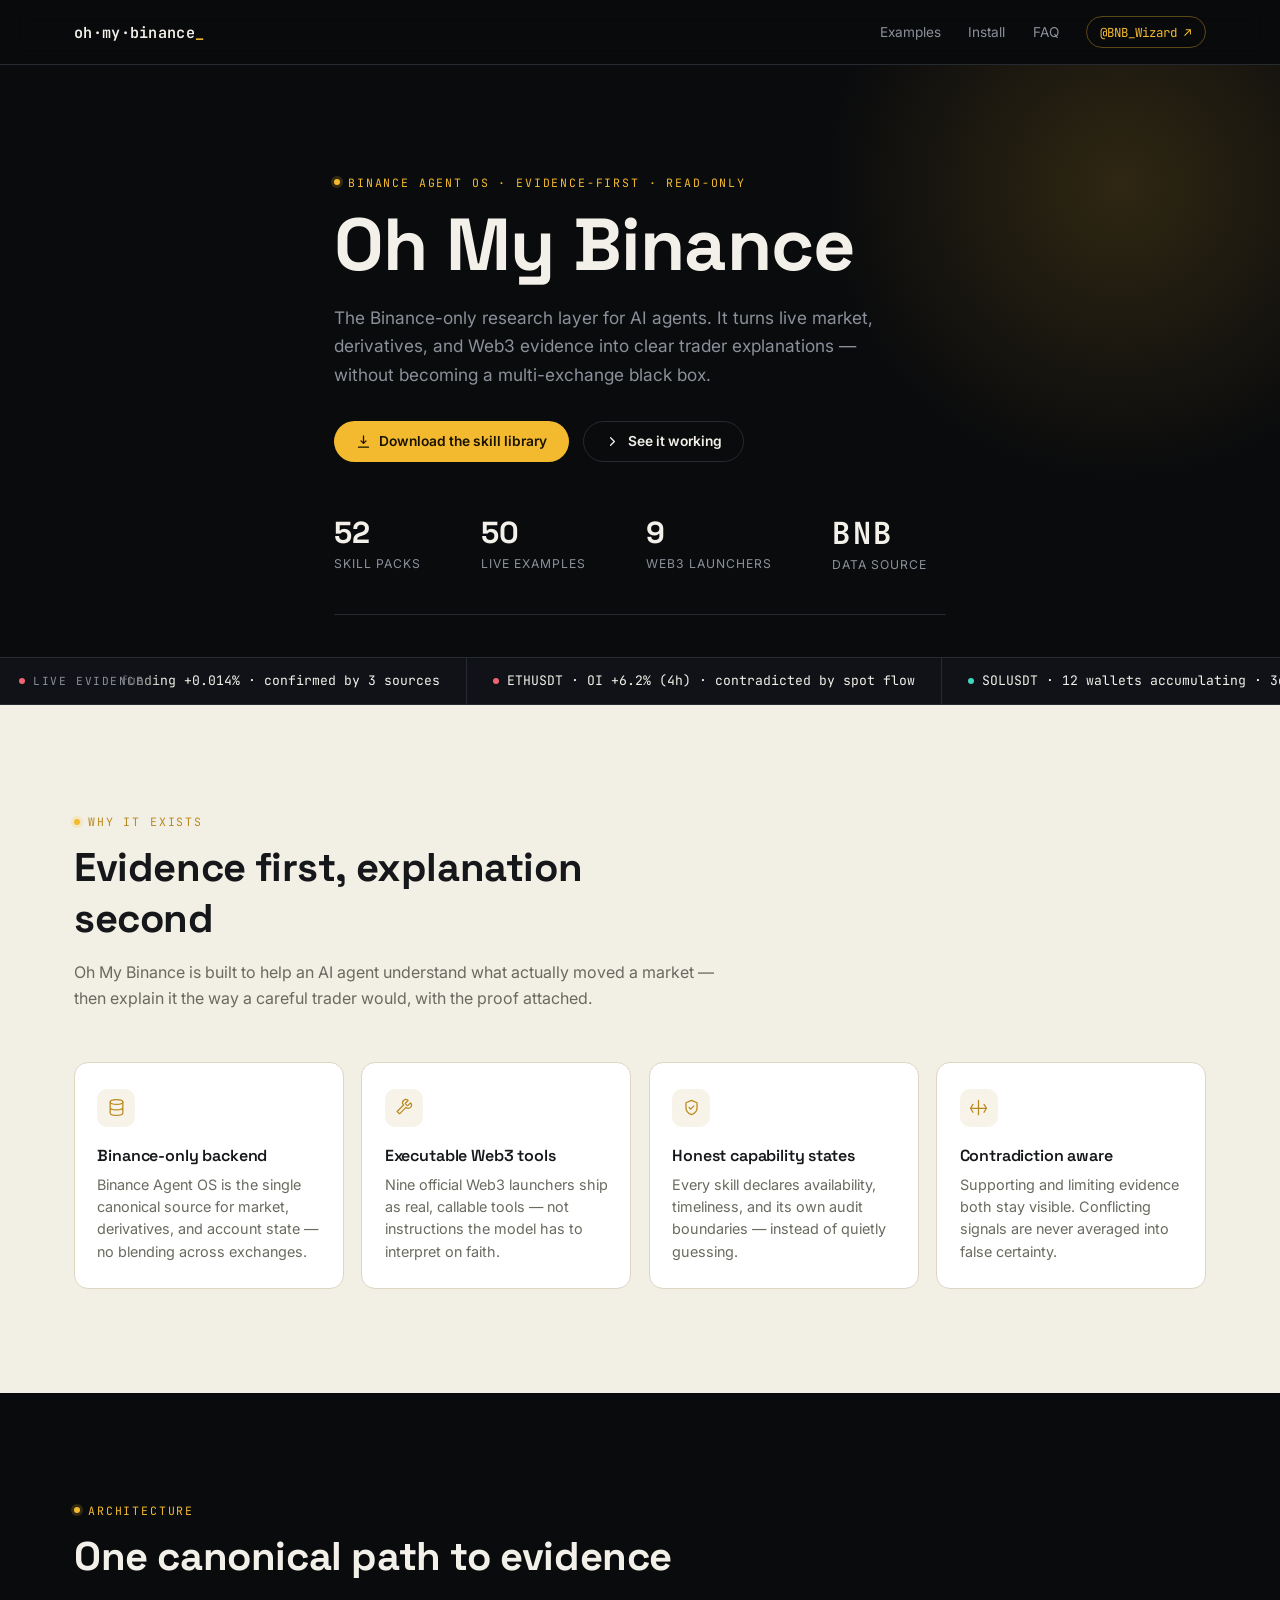
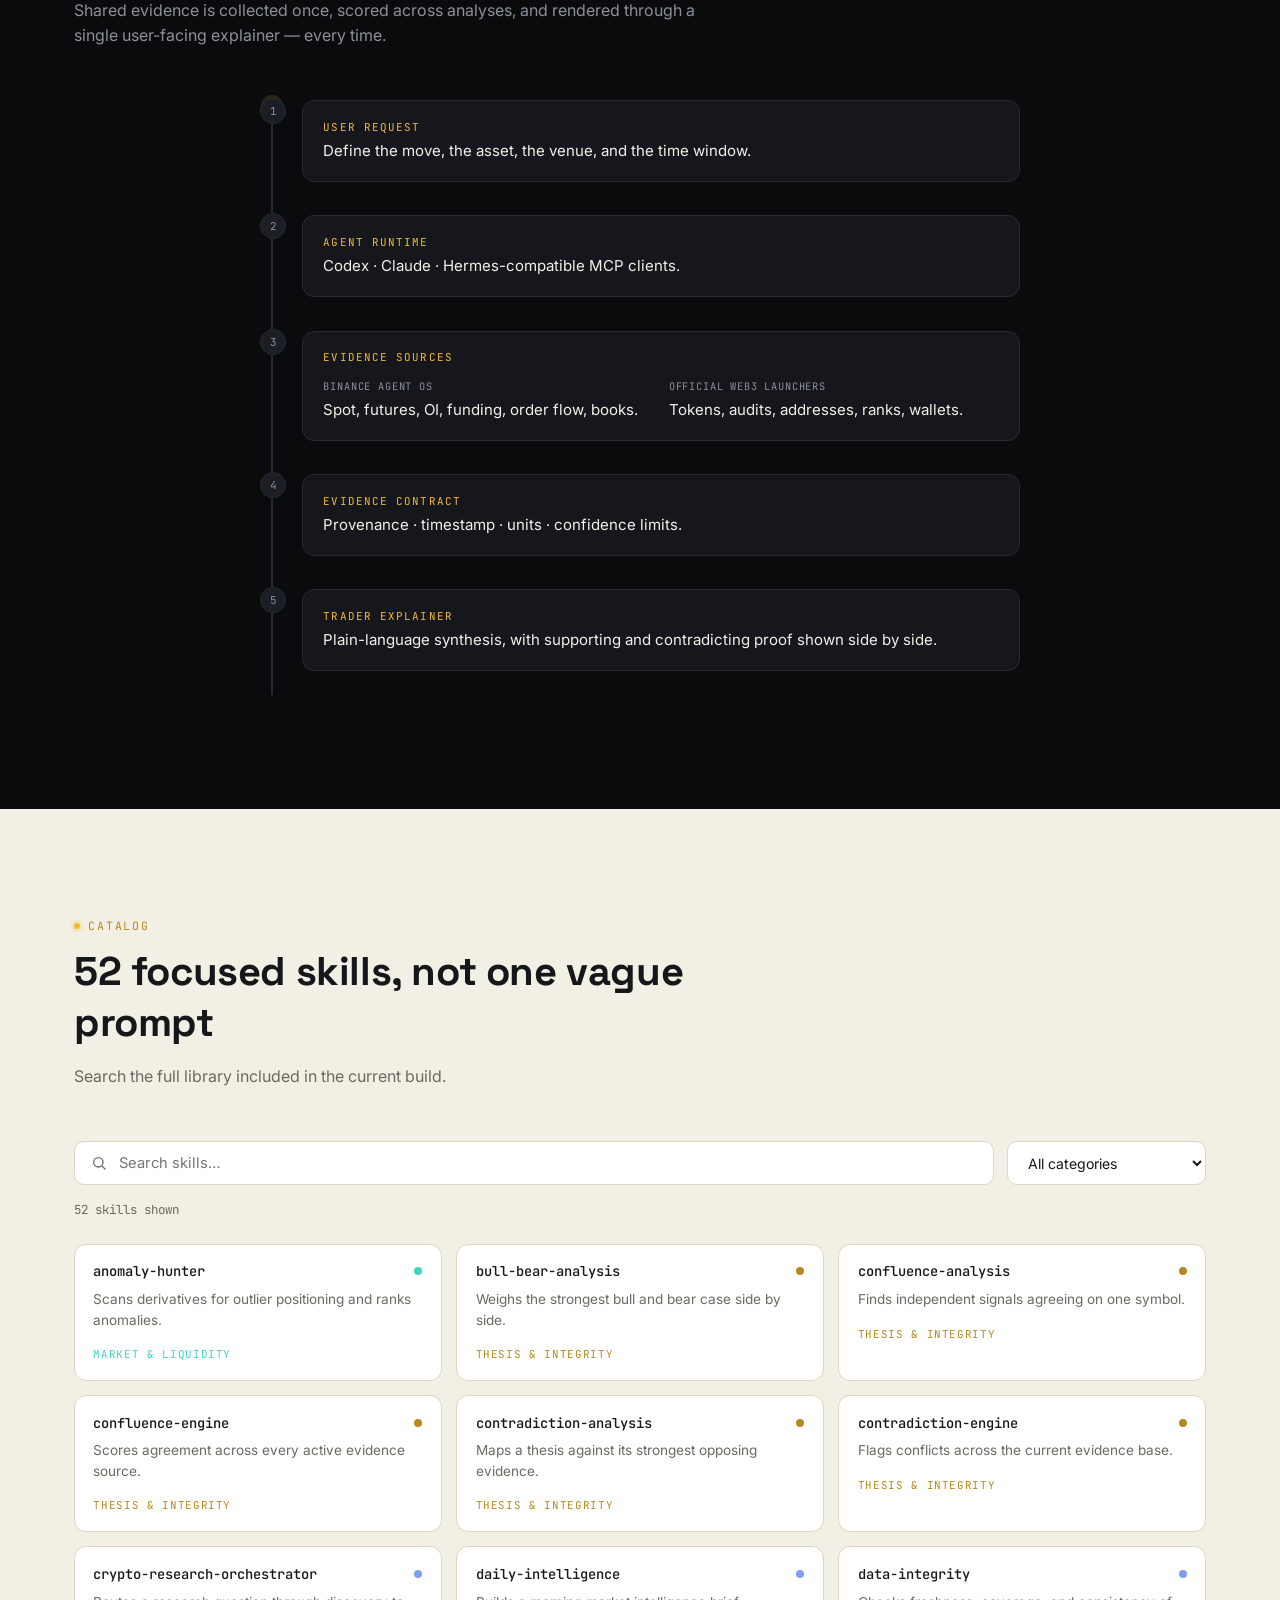
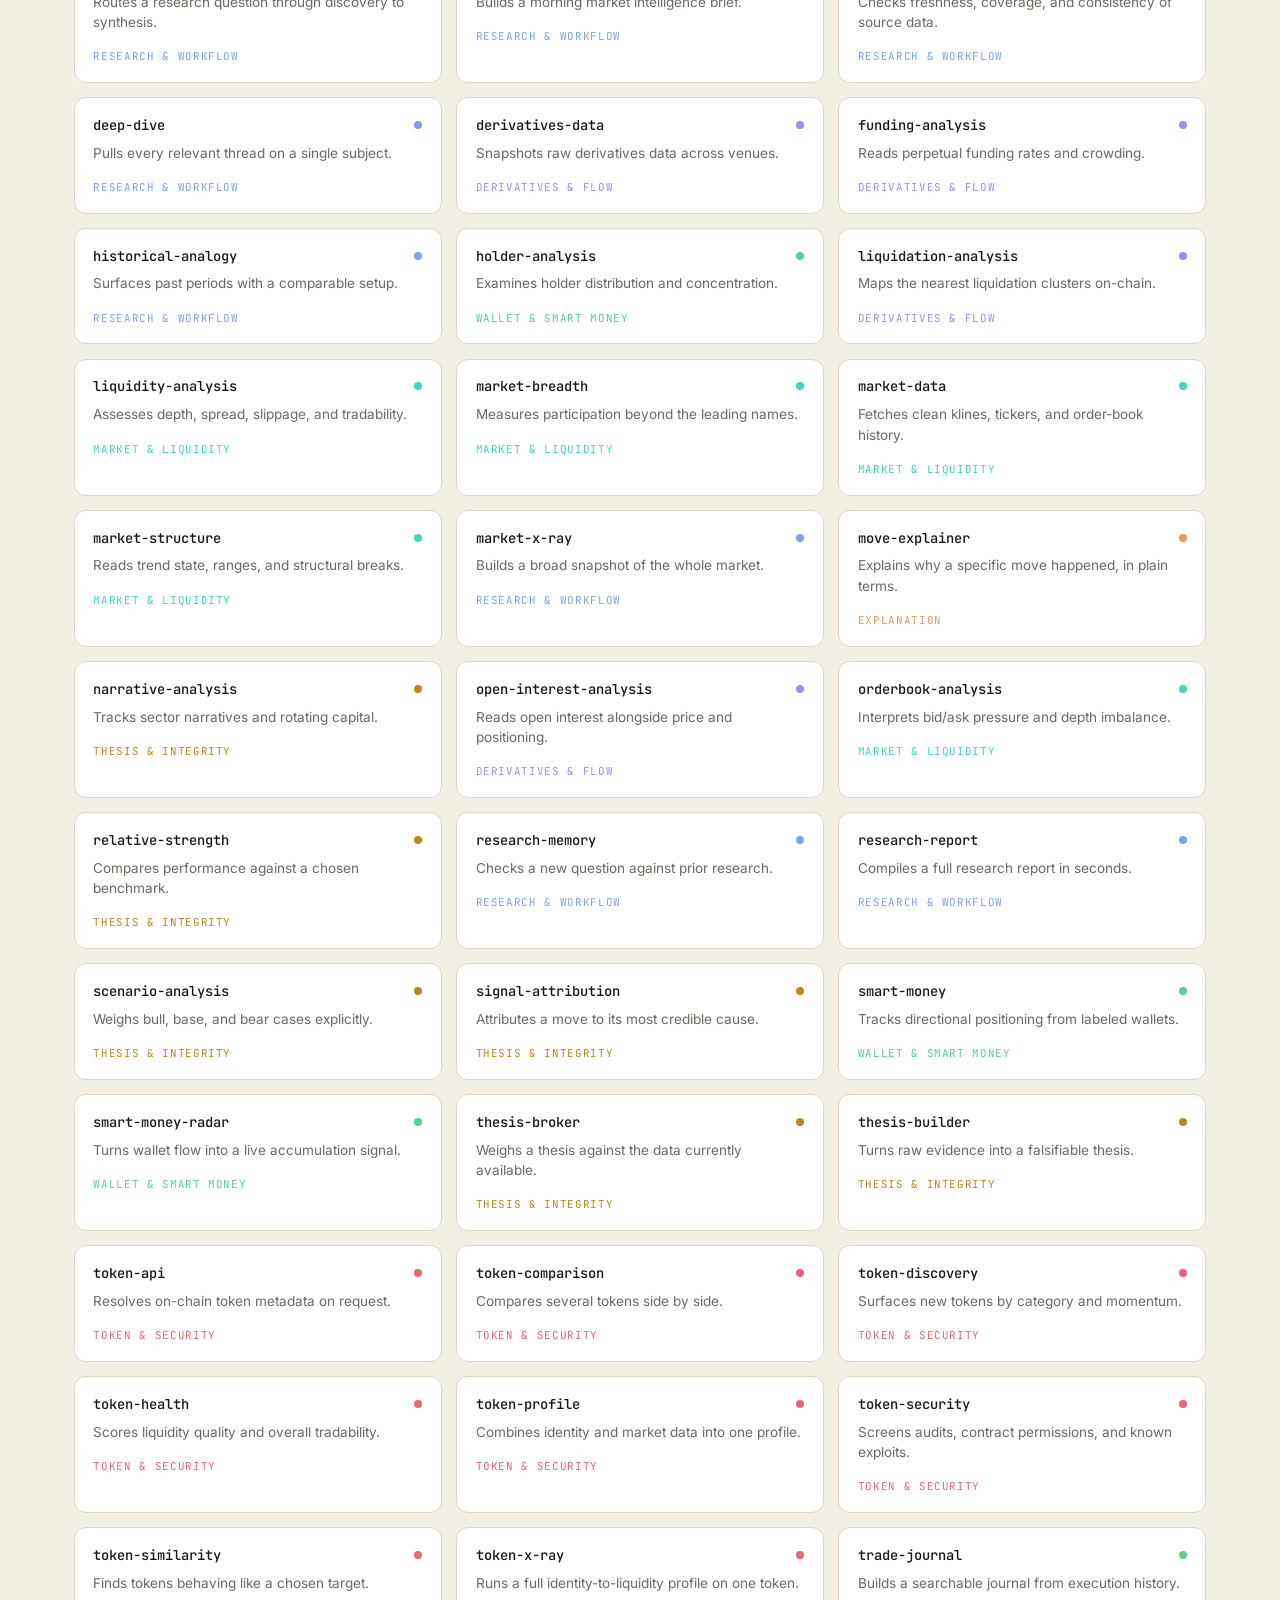
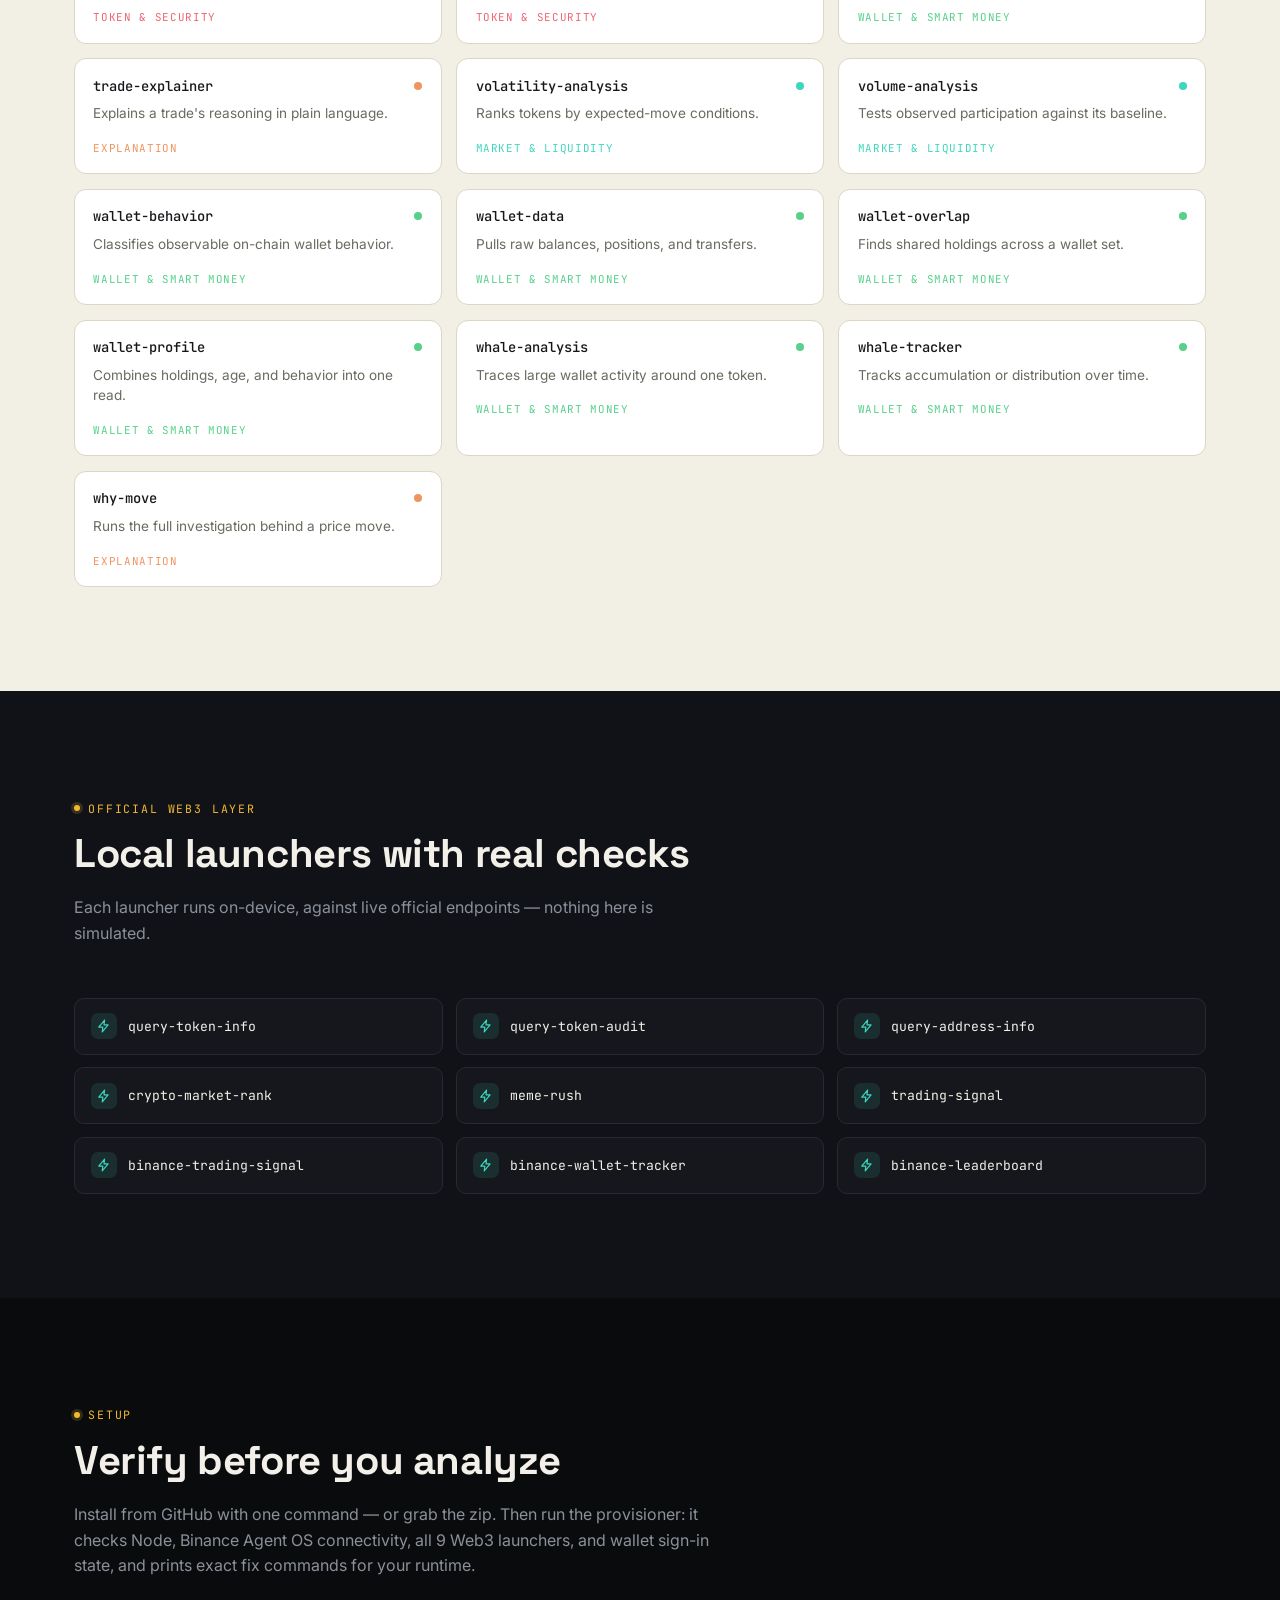
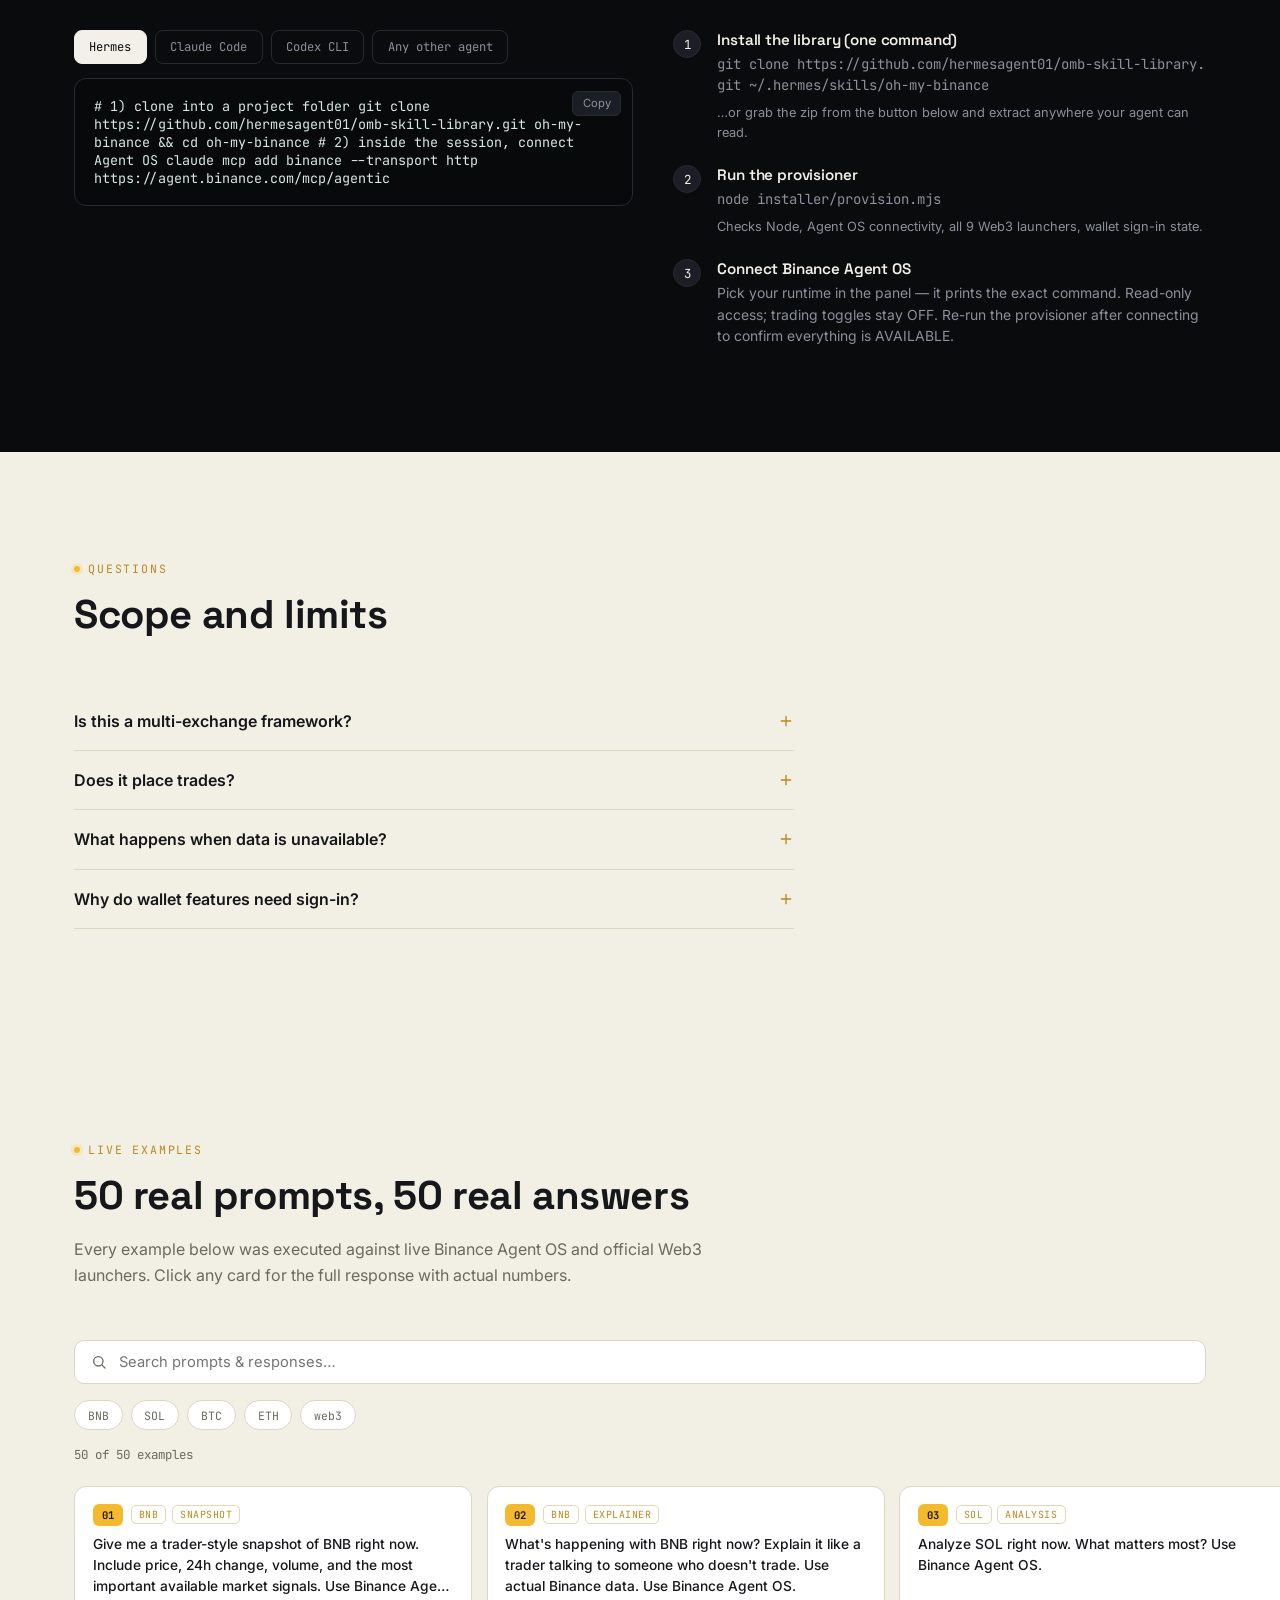
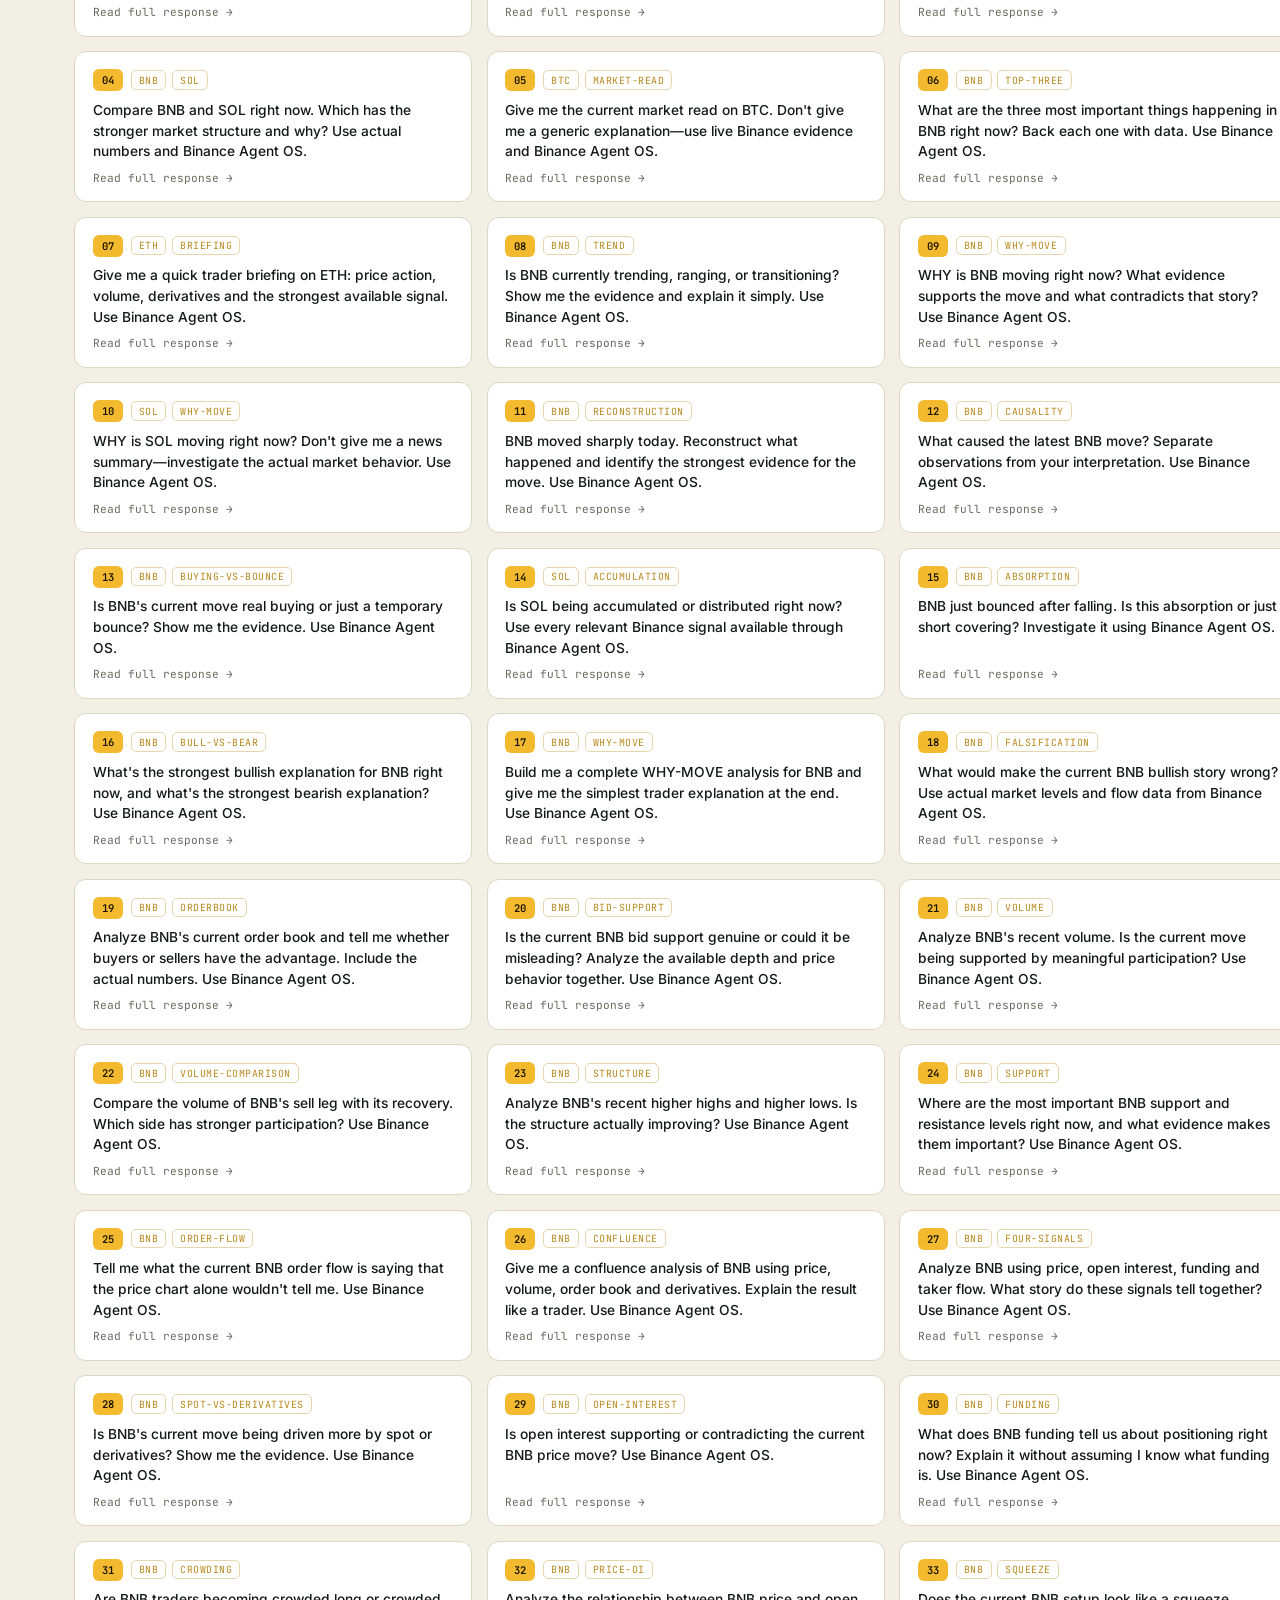
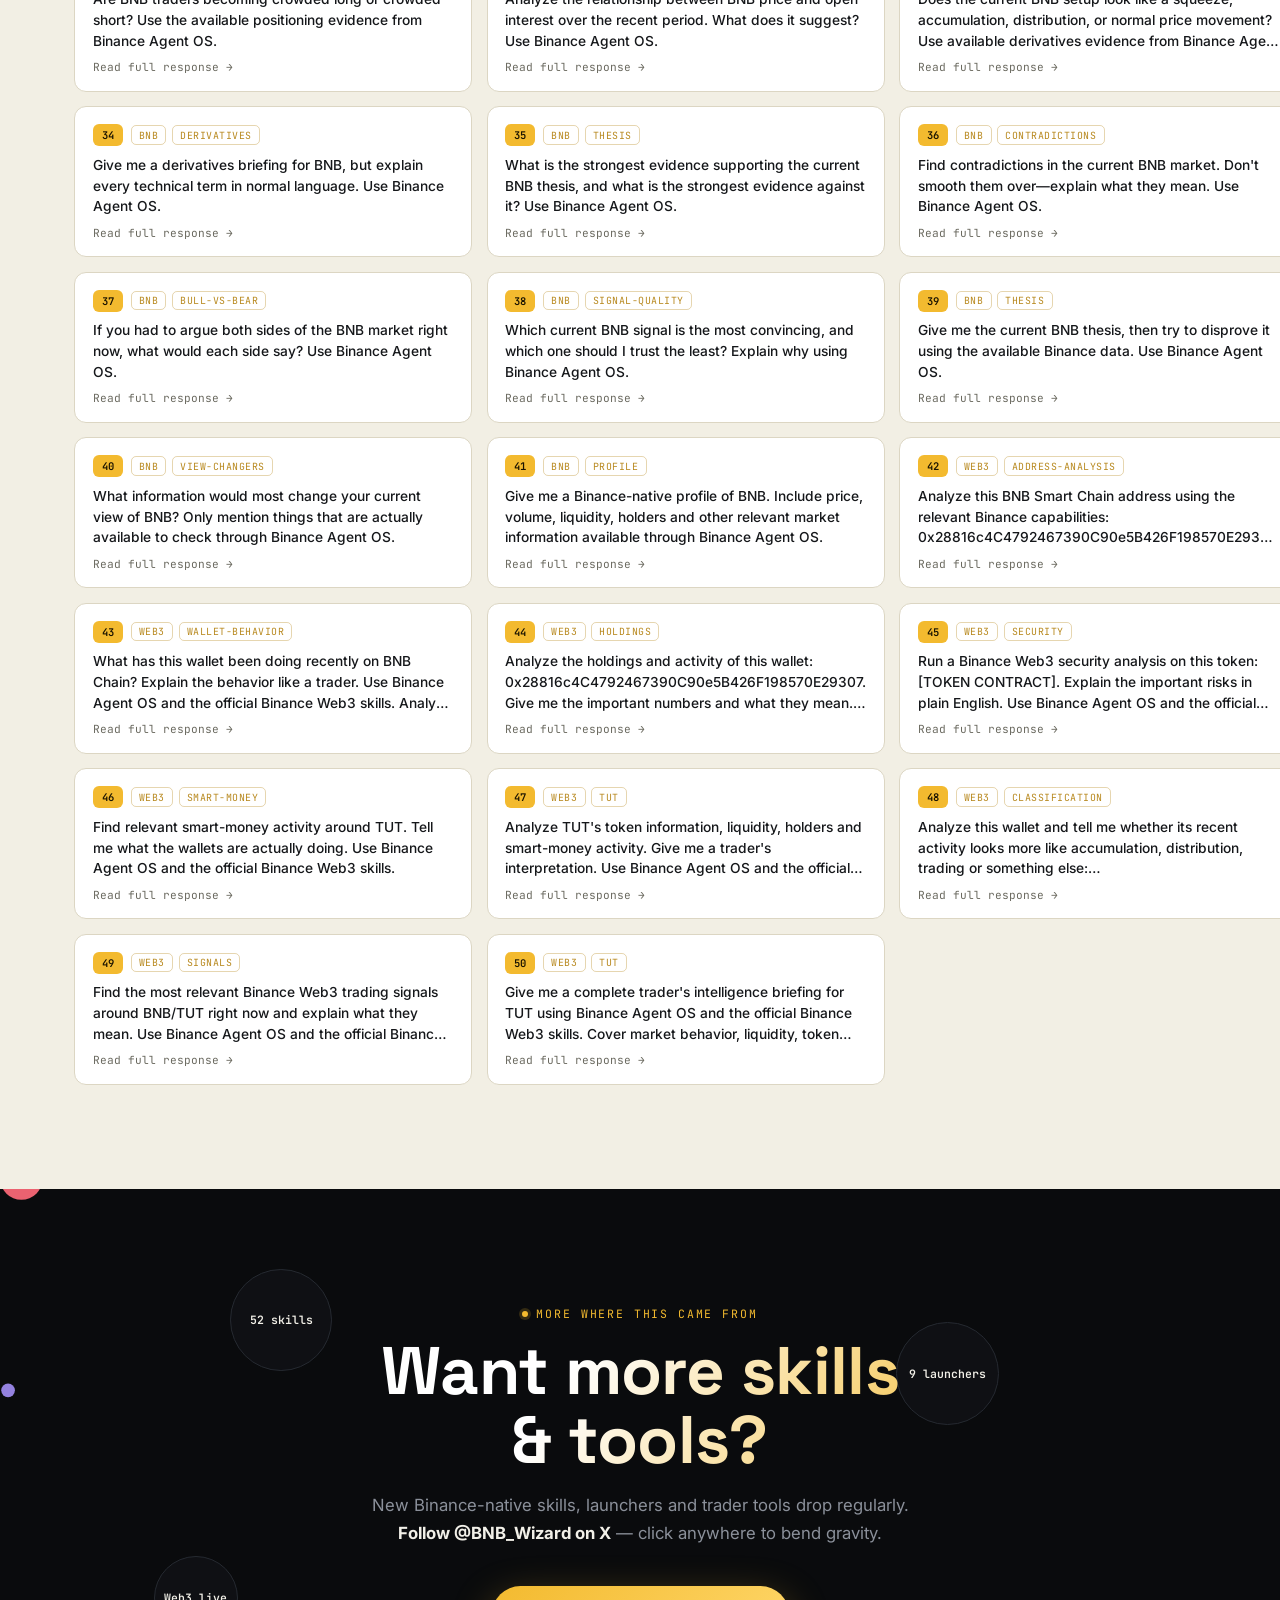
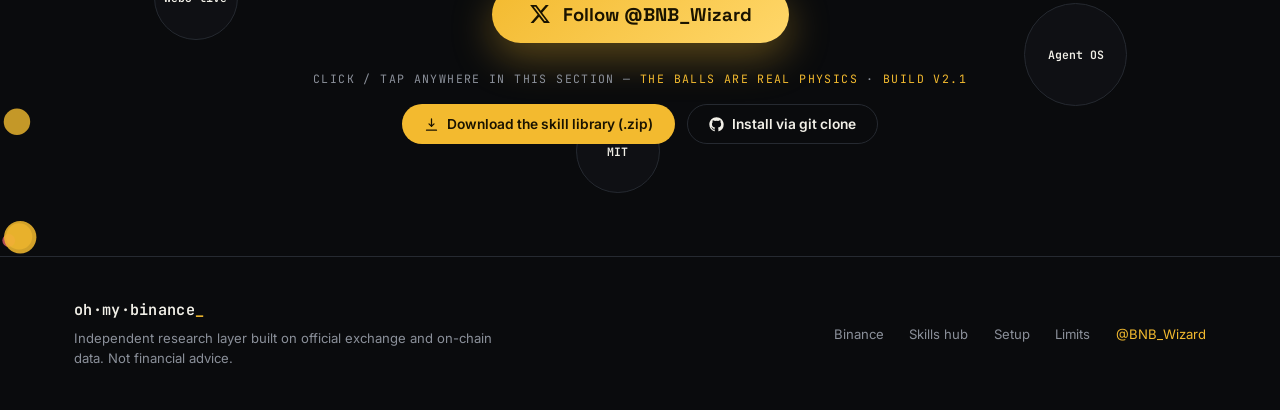
<file: live4.html>
<!DOCTYPE html>
<html lang="en">
<head>
<meta charset="UTF-8">
<meta name="viewport" content="width=device-width, initial-scale=1.0">
<meta http-equiv="Cache-Control" content="no-cache, no-store, must-revalidate">
<meta http-equiv="Pragma" content="no-cache">
<meta http-equiv="Expires" content="0">
<title>Oh My Binance — Evidence-first research layer</title>
<link rel="preconnect" href="https://fonts.googleapis.com">
<link rel="preconnect" href="https://fonts.gstatic.com" crossorigin>
<link href="https://fonts.googleapis.com/css2?family=Space+Grotesk:wght@500;600;700&family=Inter:wght@400;500;600;700&family=JetBrains+Mono:wght@400;500;600&display=swap" rel="stylesheet">
<style>
  :root{
    /* dark (runtime) */
    --ink:#0a0b0d;
    --ink-2:#101217;
    --ink-surface:#15171c;
    --ink-surface-2:#1b1e24;
    --ink-border:#262a31;
    --ink-text:#f2f0e8;
    --ink-muted:#8b909a;

    /* paper (evidence/document) */
    --paper:#f2efe4;
    --paper-2:#eae5d6;
    --paper-ink:#15171a;
    --paper-muted:#6b6a60;
    --paper-border:#dcd6c3;

    /* accents */
    --amber:#f3ba2f;
    --amber-dim:#b8891f;
    --teal:#3fd6bf;
    --rose:#ef6472;
    --green:#57d18a;
    --violet:#a08cf0;
    --blue:#7fa0f0;
    --orange:#f0935f;

    --radius:14px;
    --ease:cubic-bezier(.16,.8,.24,1);
  }

  *{box-sizing:border-box;}
  html{scroll-behavior:smooth;}
  body{
    margin:0;
    background:var(--ink);
    color:var(--ink-text);
    font-family:'Inter',sans-serif;
    -webkit-font-smoothing:antialiased;
    overflow-x:hidden;
  }
  h1,h2,h3{font-family:'Space Grotesk',sans-serif; margin:0; letter-spacing:-0.01em;}
  p{margin:0;}
  a{color:inherit; text-decoration:none;}
  ::selection{background:var(--amber); color:var(--ink);}

  .mono{font-family:'JetBrains Mono',monospace;}
  .wrap{max-width:1180px; margin:0 auto; padding:0 1.5rem;}

  .eyebrow{
    font-family:'JetBrains Mono',monospace;
    font-size:.72rem;
    letter-spacing:.16em;
    text-transform:uppercase;
    color:var(--amber);
    display:inline-flex;
    align-items:center;
    gap:.5rem;
  }
  .eyebrow::before{
    content:"";
    width:6px; height:6px; border-radius:50%;
    background:var(--amber);
    box-shadow:0 0 0 3px rgba(243,186,47,.18);
  }

  /* ---------- reveal ---------- */
  .reveal{opacity:0; transform:translateY(22px); transition:opacity .7s var(--ease), transform .7s var(--ease);}
  .reveal.in{opacity:1; transform:translateY(0);}
  @media (prefers-reduced-motion: reduce){
    .reveal{opacity:1; transform:none; transition:none;}
    *{animation-duration:.001s !important; animation-iteration-count:1 !important;}
  }

  /* ---------- nav ---------- */
  header{
    position:sticky; top:0; z-index:50;
    background:rgba(10,11,13,.72);
    backdrop-filter:blur(14px) saturate(140%);
    border-bottom:1px solid var(--ink-border);
  }
  .nav{display:flex; align-items:center; justify-content:space-between; height:64px;}
  .wordmark{
    font-family:'JetBrains Mono',monospace; font-weight:600; font-size:.95rem;
    color:var(--ink-text); letter-spacing:.02em;
  }
  .wm-dot{color:var(--amber); animation:blink 1.6s infinite;}
  .nav-links{display:flex; align-items:center; gap:1.7rem;}
  .nav-links a{font-size:.85rem; color:var(--ink-muted); transition:color .2s;}
  .nav-links a:hover{color:var(--ink-text);}
  .nav-follow{
    font-family:'JetBrains Mono',monospace; font-size:.78rem !important;
    color:var(--amber) !important; border:1px solid rgba(243,186,47,.35);
    padding:.42rem .85rem; border-radius:999px;
  }
  .nav-follow:hover{border-color:var(--amber); background:rgba(243,186,47,.08);}
  .btn{
    font-family:'Inter',sans-serif; font-weight:600; font-size:.86rem;
    padding:.7rem 1.3rem; border-radius:999px; border:1px solid transparent;
    display:inline-flex; align-items:center; gap:.5rem; cursor:pointer;
    transition:transform .25s var(--ease), box-shadow .25s var(--ease), background .25s, border-color .25s;
  }
  .btn svg{width:15px; height:15px;}
button.btn{-webkit-appearance:none; appearance:none;}
  .btn-primary{background:var(--amber); color:#1a1300;}
  .btn-primary:hover{transform:translateY(-2px); box-shadow:0 10px 24px rgba(243,186,47,.28);}
  .btn-ghost{background:transparent; border-color:var(--ink-border); color:var(--ink-text);}
  .btn-ghost:hover{border-color:var(--amber); transform:translateY(-2px);}
  .btn-sm{padding:.5rem 1rem; font-size:.78rem;}
  @media (max-width:760px){.nav-links a:not(.btn){display:none;}}

  /* ---------- hero ---------- */
  .hero{position:relative; padding:5.5rem 0 0; overflow:hidden;}
  .hero-glow{
    position:absolute; top:-200px; right:-160px; width:640px; height:640px;
    background:radial-gradient(circle, rgba(243,186,47,.16), transparent 65%);
    pointer-events:none;
  }
  .hero-bars{
    position:absolute; right:0; top:60px; bottom:0; width:46%;
    display:flex; align-items:flex-end; gap:5px; opacity:.5;
    -webkit-mask-image:linear-gradient(to left, black, transparent 92%);
    mask-image:linear-gradient(to left, black, transparent 92%);
    pointer-events:none;
  }
  .hero-bars i{
    flex:1; border-radius:2px 2px 0 0;
    background:linear-gradient(to top, var(--teal), transparent);
    animation:barpulse 5.5s ease-in-out infinite;
  }
  .hero-bars i:nth-child(odd){background:linear-gradient(to top, var(--rose), transparent);}
  @keyframes barpulse{
    0%,100%{transform:scaleY(var(--h1,.5));}
    50%{transform:scaleY(var(--h2,.9));}
  }
  .hero-inner{position:relative; z-index:2; max-width:660px; padding-top:1rem;}
  .hero h1{
    font-size:clamp(2.6rem, 6vw, 4.6rem);
    font-weight:700; line-height:1.03; margin:1.1rem 0 1.3rem;
  }
  .hero p.lead{
    font-size:1.08rem; line-height:1.65; color:var(--ink-muted); max-width:540px; margin-bottom:2rem;
  }
  .hero-ctas{display:flex; gap:.9rem; flex-wrap:wrap; margin-bottom:3.2rem;}

  .stat-row{
    display:grid; grid-template-columns:repeat(4,auto); gap:2.6rem;
    padding-bottom:2.6rem; border-bottom:1px solid var(--ink-border);
  }
  .stat b{
    display:block; font-family:'Space Grotesk',sans-serif; font-size:1.9rem; font-weight:700; color:var(--ink-text);
  }
  .stat span{font-size:.76rem; color:var(--ink-muted); text-transform:uppercase; letter-spacing:.08em;}
  @media (max-width:640px){.stat-row{grid-template-columns:repeat(2,auto); row-gap:1.6rem;}}

  /* ---------- ticker (signature element) ---------- */
  .tape{
    position:relative; margin-top:2.6rem;
    border-top:1px solid var(--ink-border);
    border-bottom:1px solid var(--ink-border);
    background:var(--ink-2);
    overflow:hidden;
  }
  .tape-label{
    position:absolute; left:0; top:0; bottom:0; z-index:2;
    display:flex; align-items:center; gap:.5rem;
    padding:0 1.2rem;
    background:linear-gradient(to right, var(--ink-2) 65%, transparent);
    font-family:'JetBrains Mono',monospace; font-size:.7rem; letter-spacing:.14em; text-transform:uppercase; color:var(--ink-muted);
  }
  .tape-label i{width:6px; height:6px; border-radius:50%; background:var(--rose); animation:blink 1.6s infinite;}
  @keyframes blink{0%,100%{opacity:1;} 50%{opacity:.25;}}
  .tape-track{display:flex; width:max-content; animation:tape 34s linear infinite;}
  .tape:hover .tape-track{animation-play-state:paused;}
  @keyframes tape{from{transform:translateX(0);} to{transform:translateX(-50%);}}
  .tape-item{
    display:flex; align-items:center; gap:.55rem;
    font-family:'JetBrains Mono',monospace; font-size:.82rem;
    padding:.9rem 1.6rem; white-space:nowrap; color:var(--ink-text);
    border-right:1px solid var(--ink-border);
  }
  .tape-item .dot{width:6px; height:6px; border-radius:50%; flex:none;}
  .tape-item .tag{color:var(--ink-muted); margin-left:.3rem;}

  /* ---------- sections ---------- */
  .section{padding:6.5rem 0;}
  .section-dark{background:var(--ink);}
  .section-alt-dark{background:var(--ink-2);}
  .section-paper{background:var(--paper); color:var(--paper-ink);}
  .section-paper .eyebrow{color:var(--amber-dim);}
  .section-head{max-width:640px; margin-bottom:3.2rem;}
  .section-head h2{font-size:clamp(1.7rem, 3.2vw, 2.5rem); font-weight:700; margin:.8rem 0 1rem;}
  .section-head p{color:var(--ink-muted); font-size:1rem; line-height:1.6;}
  .section-paper .section-head p{color:var(--paper-muted);}

  /* why it exists */
  .card-grid-4{display:grid; grid-template-columns:repeat(4,1fr); gap:1.1rem;}
  @media (max-width:920px){.card-grid-4{grid-template-columns:repeat(2,1fr);}}
  @media (max-width:560px){.card-grid-4{grid-template-columns:1fr;}}
  .why-card{
    background:#fff; border:1px solid var(--paper-border); border-radius:var(--radius);
    padding:1.6rem 1.4rem; transition:transform .3s var(--ease), box-shadow .3s var(--ease), border-color .3s;
  }
  .why-card:hover{transform:translateY(-5px); box-shadow:0 16px 30px rgba(20,18,10,.08); border-color:var(--amber-dim);}
  .why-icon{
    width:38px; height:38px; border-radius:10px; margin-bottom:1.1rem;
    display:flex; align-items:center; justify-content:center;
    background:rgba(184,137,31,.1); color:var(--amber-dim);
  }
  .why-icon svg{width:19px; height:19px;}
  .why-card h3{font-size:1rem; font-weight:600; margin-bottom:.5rem;}
  .why-card p{font-size:.9rem; line-height:1.55; color:var(--paper-muted);}

  /* architecture pipeline */
  .pipeline{position:relative; max-width:760px; margin:0 auto; padding-left:2.6rem;}
  .pipeline::before{
    content:""; position:absolute; left:11px; top:10px; bottom:10px; width:2px;
    background:linear-gradient(var(--ink-border), var(--ink-border));
  }
  .pipeline-runner{
    position:absolute; left:6px; width:12px; height:12px; border-radius:50%;
    background:var(--amber); box-shadow:0 0 0 5px rgba(243,186,47,.15);
    animation:run 6s ease-in-out infinite;
  }
  @keyframes run{
    0%{top:2%;} 45%{top:96%;} 55%{top:96%;} 100%{top:2%;}
  }
  .pstep{position:relative; padding-bottom:2.1rem;}
  .pstep::before{
    content:attr(data-n); position:absolute; left:-2.6rem; top:-2px; width:24px; height:24px;
    border-radius:50%; background:var(--ink-surface-2); border:1px solid var(--ink-border);
    font-family:'JetBrains Mono',monospace; font-size:.68rem; display:flex; align-items:center; justify-content:center;
    color:var(--ink-muted);
  }
  .pstep-card{
    background:var(--ink-surface); border:1px solid var(--ink-border); border-radius:12px;
    padding:1.15rem 1.3rem; transition:border-color .3s;
  }
  .pstep:hover .pstep-card{border-color:var(--amber-dim);}
  .pstep-tag{
    font-family:'JetBrains Mono',monospace; font-size:.68rem; letter-spacing:.1em; text-transform:uppercase;
    color:var(--amber); margin-bottom:.4rem; display:block;
  }
  .pstep-card p{font-size:.94rem; color:var(--ink-text); line-height:1.5;}
  .pstep-split{display:grid; grid-template-columns:1fr 1fr; gap:1rem;}
  @media (max-width:560px){.pstep-split{grid-template-columns:1fr;}}
  .pstep-split div{padding-top:.2rem;}
  .pstep-split span{font-family:'JetBrains Mono',monospace; font-size:.65rem; color:var(--ink-muted); text-transform:uppercase; letter-spacing:.08em;}

  /* catalog */
  .catalog-controls{display:flex; gap:.8rem; flex-wrap:wrap; margin-bottom:1rem;}
  .search-box{
    flex:1; min-width:220px; display:flex; align-items:center; gap:.6rem;
    background:#fff; border:1px solid var(--paper-border); border-radius:10px; padding:.7rem 1rem;
  }
  .search-box svg{width:16px; height:16px; color:var(--paper-muted); flex:none;}
  .search-box input{border:none; outline:none; background:transparent; font:inherit; font-size:.92rem; width:100%; color:var(--paper-ink);}
  select#categoryFilter{
    border:1px solid var(--paper-border); border-radius:10px; background:#fff; padding:.7rem 1rem;
    font:inherit; font-size:.88rem; color:var(--paper-ink); cursor:pointer;
  }
  .catalog-count{font-family:'JetBrains Mono',monospace; font-size:.78rem; color:var(--paper-muted); margin-bottom:1.6rem; display:block;}

  .skill-grid{display:grid; grid-template-columns:repeat(3,1fr); gap:.9rem;}
  @media (max-width:900px){.skill-grid{grid-template-columns:repeat(2,1fr);}}
  @media (max-width:600px){.skill-grid{grid-template-columns:1fr;}}
  .skill-card{
    background:#fff; border:1px solid var(--paper-border); border-radius:12px; padding:1.1rem 1.15rem;
    transition:transform .25s var(--ease), box-shadow .25s var(--ease), border-color .25s; cursor:default;
  }
  .skill-card:hover{transform:translateY(-3px); box-shadow:0 14px 26px rgba(20,18,10,.09); border-color:var(--cat-color, var(--amber-dim));}
  .skill-top{display:flex; align-items:center; justify-content:space-between; gap:.6rem; margin-bottom:.55rem;}
  .skill-name{font-family:'JetBrains Mono',monospace; font-size:.86rem; font-weight:500; color:var(--paper-ink);}
  .skill-dot{width:8px; height:8px; border-radius:50%; flex:none; background:var(--cat-color);}
  .skill-desc{font-size:.85rem; line-height:1.5; color:var(--paper-muted); margin-bottom:.75rem;}
  .skill-cat{font-family:'JetBrains Mono',monospace; font-size:.68rem; text-transform:uppercase; letter-spacing:.06em; color:var(--cat-color);}
  .skill-card.hide{display:none;}

  /* web3 layer */
  .launcher-grid{display:grid; grid-template-columns:repeat(3,1fr); gap:.8rem;}
  @media (max-width:760px){.launcher-grid{grid-template-columns:repeat(2,1fr);}}
  @media (max-width:480px){.launcher-grid{grid-template-columns:1fr;}}
  .launcher{
    display:flex; align-items:center; gap:.7rem; background:var(--ink-surface);
    border:1px solid var(--ink-border); border-radius:10px; padding:.9rem 1rem;
    font-family:'JetBrains Mono',monospace; font-size:.82rem; transition:border-color .25s, transform .25s var(--ease);
  }
  .launcher:hover{border-color:var(--teal); transform:translateY(-2px);}
  .launcher .lmark{width:26px; height:26px; border-radius:7px; background:rgba(63,214,191,.12); color:var(--teal); display:flex; align-items:center; justify-content:center; flex:none;}
  .launcher .lmark svg{width:14px; height:14px;}

  /* setup */
  .setup-grid{display:grid; grid-template-columns:1.05fr 1fr; gap:2.5rem; align-items:start;}
  @media (max-width:900px){.setup-grid{grid-template-columns:1fr;}}
  .tab-row{display:flex; gap:.5rem; flex-wrap:wrap; margin-bottom:.9rem;}
  .tab-btn{
    font-family:'JetBrains Mono',monospace; font-size:.76rem; padding:.5rem .9rem; border-radius:8px;
    border:1px solid var(--ink-border); background:transparent; color:var(--ink-muted); cursor:pointer; transition:all .2s;
  }
  .tab-btn.active{background:var(--ink-text); color:var(--ink); border-color:var(--ink-text);}
  .code-block{
    background:#08090a; border:1px solid var(--ink-border); border-radius:12px; padding:1.1rem 1.2rem;
    font-family:'JetBrains Mono',monospace; font-size:.84rem; position:relative; color:#d7e8e2;
  }
  .code-block .copy{
    position:absolute; top:.7rem; right:.7rem; background:var(--ink-surface-2); border:1px solid var(--ink-border);
    color:var(--ink-muted); font-family:'Inter',sans-serif; font-size:.7rem; padding:.3rem .6rem; border-radius:6px; cursor:pointer;
  }
  .code-block .copy:hover{color:var(--ink-text); border-color:var(--amber);}
  .setup-steps{display:flex; flex-direction:column; gap:1.4rem;}
  .setup-step{display:flex; gap:1rem;}
  .setup-step .num{
    width:28px; height:28px; border-radius:50%; background:var(--ink-surface-2); border:1px solid var(--ink-border);
    display:flex; align-items:center; justify-content:center; font-family:'JetBrains Mono',monospace; font-size:.78rem; flex:none;
  }
  .setup-step h3{font-size:.95rem; font-weight:600; margin-bottom:.3rem;}
  .setup-step p{font-size:.87rem; color:var(--ink-muted); line-height:1.55;}

  /* build banner */
  .build-banner{
    display:flex; align-items:center; justify-content:space-between; gap:2rem; flex-wrap:wrap;
    background:linear-gradient(120deg, var(--ink-surface), var(--ink-surface-2));
    border:1px solid var(--ink-border); border-radius:18px; padding:2.2rem 2.4rem;
  }
  .build-banner h2{font-size:1.5rem; margin:.5rem 0 .6rem;}
  .build-banner p{color:var(--ink-muted); max-width:520px; font-size:.92rem; line-height:1.55;}

  /* faq */
  .faq{max-width:720px;}
  .faq-item{border-bottom:1px solid var(--paper-border);}
  .faq-q{
    width:100%; text-align:left; background:none; border:none; cursor:pointer;
    display:flex; align-items:center; justify-content:space-between; gap:1rem;
    padding:1.2rem 0; font:inherit; font-size:1rem; font-weight:600; color:var(--paper-ink);
  }
  .faq-q svg{width:16px; height:16px; flex:none; transition:transform .3s var(--ease); color:var(--amber-dim);}
  .faq-item.open .faq-q svg{transform:rotate(45deg);}
  .faq-a{max-height:0; overflow:hidden; transition:max-height .35s var(--ease);}
  .faq-a p{padding-bottom:1.2rem; font-size:.92rem; line-height:1.6; color:var(--paper-muted); max-width:600px;}

  footer{border-top:1px solid var(--ink-border); padding:2.6rem 0;}
  .foot-row{display:flex; justify-content:space-between; align-items:center; gap:1.5rem; flex-wrap:wrap;}
  .foot-row p{color:var(--ink-muted); font-size:.82rem; max-width:420px; line-height:1.5;}
  .foot-links{display:flex; gap:1.6rem;}
  .foot-links a{font-size:.82rem; color:var(--ink-muted); transition:color .2s;}
  .foot-links a:hover{color:var(--amber);}
/* ---------- live examples section ---------- */
.examples-controls{display:flex;gap:.8rem;flex-wrap:wrap;margin-bottom:1rem;}
.ex-search{
  flex:1;min-width:220px;display:flex;align-items:center;gap:.6rem;
  background:#fff;border:1px solid var(--paper-border);border-radius:10px;padding:.7rem 1rem;
}
.ex-search svg{width:16px;height:16px;color:var(--paper-muted);flex:none;}
.ex-search input{border:none;outline:none;background:transparent;font:inherit;font-size:.92rem;width:100%;color:var(--paper-ink);}
.chip-row{display:flex;gap:.5rem;flex-wrap:wrap;margin-bottom:1rem;}
.chip{
  font-family:'JetBrains Mono',monospace;font-size:.72rem;padding:.42rem .8rem;border-radius:999px;
  border:1px solid var(--paper-border);background:#fff;color:var(--paper-muted);cursor:pointer;transition:all .18s;
}
.chip:hover{border-color:var(--amber-dim);color:var(--paper-ink);}
.chip.active{background:var(--ink);color:var(--amber);border-color:var(--ink);}
.ex-count{font-family:'JetBrains Mono',monospace;font-size:.78rem;color:var(--paper-muted);margin-bottom:1.4rem;display:block;}
.ex-grid{display:grid;grid-template-columns:repeat(3,1fr);gap:.9rem;}
@media(max-width:900px){.ex-grid{grid-template-columns:repeat(2,1fr);}}
@media(max-width:600px){.ex-grid{grid-template-columns:1fr;}}
.ex-card{
  background:#fff;border:1px solid var(--paper-border);border-radius:12px;padding:1.05rem 1.1rem;
  cursor:pointer;transition:transform .22s var(--ease),box-shadow .22s var(--ease),border-color .22s;
  display:flex;flex-direction:column;gap:.55rem;
}
.ex-card:hover{transform:translateY(-3px);box-shadow:0 14px 26px rgba(20,18,10,.09);border-color:var(--amber-dim);}
.ex-num{
  font-family:'JetBrains Mono',monospace;font-size:.66rem;color:#1a1300;background:var(--amber);
  width:30px;height:22px;border-radius:6px;display:inline-flex;align-items:center;justify-content:center;font-weight:600;
}
.ex-prompt{font-size:.86rem;line-height:1.5;color:var(--paper-ink);font-weight:500;
  display:-webkit-box;-webkit-line-clamp:3;-webkit-box-orient:vertical;overflow:hidden;}
.ex-tags{display:flex;gap:.35rem;flex-wrap:wrap;}
.ex-tag{font-family:'JetBrains Mono',monospace;font-size:.62rem;text-transform:uppercase;letter-spacing:.05em;
  color:var(--amber-dim);border:1px solid rgba(184,137,31,.35);padding:.15rem .45rem;border-radius:5px;}
.ex-open{margin-top:auto;font-family:'JetBrains Mono',monospace;font-size:.7rem;color:var(--paper-muted);}

/* modal */
.ex-modal-bg{
  position:fixed;inset:0;z-index:200;background:rgba(5,6,8,.78);backdrop-filter:blur(6px);
  display:none;align-items:center;justify-content:center;padding:1.2rem;
}
.ex-modal-bg.open{display:flex;}
.ex-modal{
  background:var(--ink-surface);color:var(--ink-text);border:1px solid var(--ink-border);
  border-radius:16px;max-width:860px;width:100%;max-height:88vh;display:flex;flex-direction:column;
  animation:modalIn .28s var(--ease);
}
@keyframes modalIn{from{opacity:0;transform:translateY(18px) scale(.985);}to{opacity:1;transform:none;}}
.ex-modal-head{
  display:flex;align-items:flex-start;justify-content:space-between;gap:1rem;
  padding:1.2rem 1.4rem .9rem;border-bottom:1px solid var(--ink-border);
}
.ex-modal-head .ex-num{flex:none;}
.ex-modal-q{font-size:1rem;font-weight:600;line-height:1.5;font-family:'Space Grotesk',sans-serif;}
.ex-modal-close{
  flex:none;background:var(--ink-surface-2);border:1px solid var(--ink-border);color:var(--ink-muted);
  width:32px;height:32px;border-radius:8px;cursor:pointer;font-size:1rem;line-height:1;
}
.ex-modal-close:hover{color:var(--ink-text);border-color:var(--amber);}
.ex-modal-body{overflow-y:auto;padding:1.3rem 1.5rem 1.6rem;font-size:.93rem;line-height:1.68;color:var(--ink-text);}
.ex-modal-body h3,.ex-modal-body h2{font-family:'Space Grotesk',sans-serif;margin:1.1em 0 .4em;font-size:1.02rem;color:var(--amber);}
.ex-modal-body p{margin:.55em 0;}
.ex-modal-body strong{color:#fff;}
.ex-modal-body table{width:100%;border-collapse:collapse;margin:.8em 0;font-size:.84rem;}
.ex-modal-body th,.ex-modal-body td{border:1px solid var(--ink-border);padding:.45rem .6rem;text-align:left;}
.ex-modal-body th{background:var(--ink-surface-2);color:var(--amber);font-weight:600;}
.ex-modal-body ul,.ex-modal-body ol{margin:.5em 0;padding-left:1.3em;}
.ex-modal-body li{margin:.28em 0;}
.ex-modal-body code{font-family:'JetBrains Mono',monospace;background:var(--ink-surface-2);padding:.1em .4em;border-radius:5px;font-size:.85em;}
.ex-data-note{
  margin-top:1.2rem;padding:.7rem .9rem;border-left:3px solid var(--teal);
  background:rgba(63,214,191,.07);font-family:'JetBrains Mono',monospace;font-size:.74rem;color:var(--teal);border-radius:0 8px 8px 0;
}

/* ---------- @BNB_Wizard CTA — physics playground ---------- */
.wizard{position:relative;background:var(--ink);overflow:hidden;padding:7rem 0;}
#wizCanvas{position:absolute;inset:0;width:100%;height:100%;display:block;cursor:none;}
.wizard-inner{
  position:relative;z-index:5;text-align:center;max-width:680px;margin:0 auto;
  pointer-events:none;
}
.wizard .eyebrow{justify-content:center;}
.wizard h2{
  font-size:clamp(2.4rem,6vw,4.2rem);font-weight:700;line-height:1.02;margin:1rem 0 1.1rem;
  background:linear-gradient(120deg,#fff 20%,var(--amber) 55%,#fff 90%);
  -webkit-background-clip:text;background-clip:text;color:transparent;
  background-size:200% auto;animation:sheen 5s linear infinite;
}
@keyframes sheen{to{background-position:200% center;}}
.wizard p.sub{color:var(--ink-muted);font-size:1.05rem;line-height:1.65;margin-bottom:2.4rem;}
.wizard p.sub b{color:var(--ink-text);}
.wiz-btn{
  pointer-events:auto;display:inline-flex;align-items:center;gap:.75rem;
  font-family:'Space Grotesk',sans-serif;font-weight:700;font-size:1.15rem;
  padding:1.05rem 2.3rem;border-radius:999px;color:#1a1300;
  background:linear-gradient(140deg,var(--amber),#ffd76a);
  box-shadow:0 0 0 0 rgba(243,186,47,.45),0 14px 40px rgba(243,186,47,.35);
  animation:wizPulse 2.6s ease-in-out infinite;
  transition:transform .18s var(--ease);
  will-change:transform;
}
@keyframes wizPulse{
  0%,100%{box-shadow:0 0 0 0 rgba(243,186,47,.42),0 14px 40px rgba(243,186,47,.32);}
  50%{box-shadow:0 0 0 16px rgba(243,186,47,0),0 14px 44px rgba(243,186,47,.45);}
}
.wiz-btn:hover{transform:scale(1.06) rotate(-1deg);}
.wiz-btn svg{width:22px;height:22px;}
.wiz-hint{
  margin-top:1.8rem;font-family:'JetBrains Mono',monospace;font-size:.72rem;letter-spacing:.12em;
  text-transform:uppercase;color:var(--ink-muted);opacity:.85;
}
.wiz-hint i{color:var(--amber);font-style:normal;}
/* floating stat orbs */
.orb{
  position:absolute;border-radius:50%;pointer-events:none;z-index:2;
  display:flex;align-items:center;justify-content:center;
  font-family:'JetBrains Mono',monospace;font-weight:600;font-size:.72rem;
  border:1px solid var(--ink-border);color:var(--ink-text);
  backdrop-filter:blur(2px);
  animation:orbFloat var(--dur,9s) ease-in-out infinite alternate;
}
@keyframes orbFloat{
  from{transform:translateY(-10px);}
  to{transform:translateY(14px) translateX(6px);}
}

</style>
</head>
<body>

<header>
  <div class="wrap nav">
    <a class="wordmark" href="#top">oh·my·binance<span class="wm-dot">_</span></a>
    <nav class="nav-links">
      <a href="#examples">Examples</a>
      <a href="#setup">Install</a>
      <a href="#faq">FAQ</a>
      <a class="nav-follow" href="#follow">@BNB_Wizard ↗</a>
    </nav>
  </div>
</header>

<section class="hero section-dark">
  <div class="hero-glow"></div>
  <div class="hero-bars" id="heroBars"></div>
  <div class="wrap hero-inner">
    <span class="eyebrow reveal">Binance Agent OS · Evidence-first · Read-only</span>
    <h1 class="reveal" style="transition-delay:.05s">Oh My Binance</h1>
    <p class="lead reveal" style="transition-delay:.1s">The Binance-only research layer for AI agents. It turns live market, derivatives, and Web3 evidence into clear trader explanations — without becoming a multi-exchange black box.</p>
    <div class="hero-ctas reveal" style="transition-delay:.15s">
      <button class="btn btn-primary dl-zip" id="dlZipBtnHero" data-zip="https://hermesagent01.github.io/oh-my-binance/oh-my-binance.zip?v=3">
        <svg viewBox="0 0 24 24" fill="none" stroke="currentColor" stroke-width="2" stroke-linecap="round" stroke-linejoin="round"><path d="M12 3v12m0 0l-4-4m4 4l4-4M4 21h16"/></svg>
        Download the skill library
      </button>
      <a href="#examples" class="btn btn-ghost">
        <svg viewBox="0 0 24 24" fill="none" stroke="currentColor" stroke-width="2" stroke-linecap="round" stroke-linejoin="round"><path d="M9 18l6-6-6-6"/></svg>
        See it working
      </a>
    </div>
    <div class="stat-row reveal" style="transition-delay:.2s">
      <div class="stat"><b data-count="52">0</b><span>Skill packs</span></div>
      <div class="stat"><b data-count="50">0</b><span>Live examples</span></div>
      <div class="stat"><b data-count="9">0</b><span>Web3 launchers</span></div>
      <div class="stat"><span class="mono" style="font-size:1.9rem; font-weight:700; display:block; color:var(--ink-text)">BNB</span><span>Data source</span></div>
    </div>
  </div>

  <div class="tape">
    <div class="tape-label"><i></i>Live evidence</div>
    <div class="tape-track" id="tapeTrack"></div>
  </div>
</section>

<section class="section section-paper">
  <div class="wrap">
    <div class="section-head reveal">
      <span class="eyebrow">Why it exists</span>
      <h2>Evidence first, explanation second</h2>
      <p>Oh My Binance is built to help an AI agent understand what actually moved a market — then explain it the way a careful trader would, with the proof attached.</p>
    </div>
    <div class="card-grid-4">
      <div class="why-card reveal">
        <div class="why-icon"><svg viewBox="0 0 24 24" fill="none" stroke="currentColor" stroke-width="1.6" stroke-linecap="round" stroke-linejoin="round"><ellipse cx="12" cy="5" rx="8" ry="3"/><path d="M4 5v14c0 1.7 3.6 3 8 3s8-1.3 8-3V5M4 12c0 1.7 3.6 3 8 3s8-1.3 8-3"/></svg></div>
        <h3>Binance-only backend</h3>
        <p>Binance Agent OS is the single canonical source for market, derivatives, and account state — no blending across exchanges.</p>
      </div>
      <div class="why-card reveal" style="transition-delay:.06s">
        <div class="why-icon"><svg viewBox="0 0 24 24" fill="none" stroke="currentColor" stroke-width="1.6" stroke-linecap="round" stroke-linejoin="round"><path d="M14.7 6.3a1 1 0 000 1.4l1.6 1.6a1 1 0 001.4 0l3.1-3.1a4 4 0 01-5.7 5.7L7 20l-3-3 8.1-8.1a4 4 0 015.7-5.7l-3.1 3.1z"/></svg></div>
        <h3>Executable Web3 tools</h3>
        <p>Nine official Web3 launchers ship as real, callable tools — not instructions the model has to interpret on faith.</p>
      </div>
      <div class="why-card reveal" style="transition-delay:.12s">
        <div class="why-icon"><svg viewBox="0 0 24 24" fill="none" stroke="currentColor" stroke-width="1.6" stroke-linecap="round" stroke-linejoin="round"><path d="M12 3l7 3v6c0 4.5-3 7.7-7 9-4-1.3-7-4.5-7-9V6l7-3z"/><path d="M9 12l2 2 4-4"/></svg></div>
        <h3>Honest capability states</h3>
        <p>Every skill declares availability, timeliness, and its own audit boundaries — instead of quietly guessing.</p>
      </div>
      <div class="why-card reveal" style="transition-delay:.18s">
        <div class="why-icon"><svg viewBox="0 0 24 24" fill="none" stroke="currentColor" stroke-width="1.6" stroke-linecap="round" stroke-linejoin="round"><path d="M12 3v18M5 8l-3 5 3 5M19 8l3 5-3 5"/><path d="M2 13h20"/></svg></div>
        <h3>Contradiction aware</h3>
        <p>Supporting and limiting evidence both stay visible. Conflicting signals are never averaged into false certainty.</p>
      </div>
    </div>
  </div>
</section>

<section class="section section-dark" id="architecture">
  <div class="wrap">
    <div class="section-head reveal">
      <span class="eyebrow">Architecture</span>
      <h2>One canonical path to evidence</h2>
      <p>Shared evidence is collected once, scored across analyses, and rendered through a single user-facing explainer — every time.</p>
    </div>

    <div class="pipeline">
      <div class="pipeline-runner"></div>

      <div class="pstep reveal" data-n="1">
        <div class="pstep-card">
          <span class="pstep-tag">User request</span>
          <p>Define the move, the asset, the venue, and the time window.</p>
        </div>
      </div>
      <div class="pstep reveal" data-n="2" style="transition-delay:.05s">
        <div class="pstep-card">
          <span class="pstep-tag">Agent runtime</span>
          <p>Codex · Claude · Hermes-compatible MCP clients.</p>
        </div>
      </div>
      <div class="pstep reveal" data-n="3" style="transition-delay:.1s">
        <div class="pstep-card">
          <span class="pstep-tag">Evidence sources</span>
          <div class="pstep-split">
            <div><span>Binance Agent OS</span><p style="margin-top:.3rem">Spot, futures, OI, funding, order flow, books.</p></div>
            <div><span>Official Web3 launchers</span><p style="margin-top:.3rem">Tokens, audits, addresses, ranks, wallets.</p></div>
          </div>
        </div>
      </div>
      <div class="pstep reveal" data-n="4" style="transition-delay:.15s">
        <div class="pstep-card">
          <span class="pstep-tag">Evidence contract</span>
          <p>Provenance · timestamp · units · confidence limits.</p>
        </div>
      </div>
      <div class="pstep reveal" data-n="5" style="transition-delay:.2s">
        <div class="pstep-card">
          <span class="pstep-tag">Trader explainer</span>
          <p>Plain-language synthesis, with supporting and contradicting proof shown side by side.</p>
        </div>
      </div>
    </div>
  </div>
</section>

<section class="section section-paper" id="catalog">
  <div class="wrap">
    <div class="section-head reveal">
      <span class="eyebrow">Catalog</span>
      <h2>52 focused skills, not one vague prompt</h2>
      <p>Search the full library included in the current build.</p>
    </div>

    <div class="catalog-controls reveal">
      <div class="search-box">
        <svg viewBox="0 0 24 24" fill="none" stroke="currentColor" stroke-width="2" stroke-linecap="round"><circle cx="11" cy="11" r="7"/><path d="M21 21l-4.3-4.3"/></svg>
        <input type="text" id="skillSearch" placeholder="Search skills…">
      </div>
      <select id="categoryFilter">
        <option value="all">All categories</option>
      </select>
    </div>
    <span class="catalog-count reveal" id="skillCount">52 skills shown</span>

    <div class="skill-grid" id="skillGrid"></div>
  </div>
</section>

<section class="section section-alt-dark">
  <div class="wrap">
    <div class="section-head reveal">
      <span class="eyebrow">Official Web3 layer</span>
      <h2>Local launchers with real checks</h2>
      <p>Each launcher runs on-device, against live official endpoints — nothing here is simulated.</p>
    </div>
    <div class="launcher-grid" id="launcherGrid"></div>
  </div>
</section>

<section class="section section-dark" id="setup">
  <div class="wrap">
    <div class="section-head reveal">
      <span class="eyebrow">Setup</span>
      <h2>Verify before you analyze</h2>
      <p>Install from GitHub with one command — or grab the zip. Then run the provisioner: it checks Node, Binance Agent OS connectivity, all 9 Web3 launchers, and wallet sign-in state, and prints exact fix commands for your runtime.</p>
    </div>

    <div class="setup-grid">
      <div class="reveal">
        <div class="tab-row" id="tabRow"></div>
        <div class="code-block">
          <button class="copy" id="copyBtn">Copy</button>
          <span id="codeText"></span>
        </div>
      </div>

      <div class="setup-steps reveal" style="transition-delay:.08s">
        <div class="setup-step">
          <div class="num">1</div>
          <div>
            <h3>Install the library (one command)</h3>
            <p class="mono" style="word-break:break-all;">git clone https://github.com/hermesagent01/omb-skill-library.git ~/.hermes/skills/oh-my-binance</p>
            <p style="margin-top:.4rem;font-size:.8rem;color:var(--ink-muted);">…or grab the zip from the button below and extract anywhere your agent can read.</p>
          </div>
        </div>
        <div class="setup-step">
          <div class="num">2</div>
          <div>
            <h3>Run the provisioner</h3>
            <p class="mono">node installer/provision.mjs</p>
            <p style="margin-top:.4rem;font-size:.8rem;color:var(--ink-muted);">Checks Node, Agent OS connectivity, all 9 Web3 launchers, wallet sign-in state.</p>
          </div>
        </div>
        <div class="setup-step">
          <div class="num">3</div>
          <div>
            <h3>Connect Binance Agent OS</h3>
            <p>Pick your runtime in the panel — it prints the exact command. Read-only access; trading toggles stay OFF. Re-run the provisioner after connecting to confirm everything is AVAILABLE.</p>
          </div>
        </div>
      </div>
    </div>
  </div>
</section>

<section class="section section-paper" id="faq">
  <div class="wrap">
    <div class="section-head reveal">
      <span class="eyebrow">Questions</span>
      <h2>Scope and limits</h2>
    </div>
    <div class="faq" id="faqList"></div>
  </div>
</section>


<section class="section section-paper" id="examples">
  <div class="wrap">
    <div class="section-head reveal">
      <span class="eyebrow">Live examples</span>
      <h2>50 real prompts, 50 real answers</h2>
      <p>Every example below was executed against live Binance Agent OS and official Web3 launchers. Click any card for the full response with actual numbers.</p>
    </div>
    <div class="examples-controls reveal">
      <div class="ex-search">
        <svg viewBox="0 0 24 24" fill="none" stroke="currentColor" stroke-width="2" stroke-linecap="round"><circle cx="11" cy="11" r="7"/><path d="M21 21l-4.3-4.3"/></svg>
        <input type="text" id="exSearch" placeholder="Search prompts &amp; responses…">
      </div>
    </div>
    <div class="chip-row reveal" id="chipRow"></div>
    <span class="ex-count reveal" id="exCount"></span>
    <div class="ex-grid" id="exGrid"></div>
  </div>
</section>

<section class="wizard" id="follow">
  <canvas id="wizCanvas"></canvas>
  <div class="wizard-inner">
    <span class="eyebrow reveal">More where this came from</span>
    <h2 class="reveal" style="transition-delay:.05s">Want more skills<br>&amp; tools?</h2>
    <p class="sub reveal" style="transition-delay:.1s">New Binance-native skills, launchers and trader tools drop regularly.<br><b>Follow @BNB_Wizard on X</b> — click anywhere to bend gravity.</p>
    <div class="reveal" style="transition-delay:.15s">
      <a class="wiz-btn" href="https://x.com/BNB_Wizard" target="_blank" rel="noopener">
        <svg viewBox="0 0 24 24" fill="currentColor"><path d="M18.244 2.25h3.308l-7.227 8.26 8.502 11.24H16.17l-5.214-6.817L4.99 21.75H1.68l7.73-8.835L1.254 2.25H8.08l4.713 6.231zm-1.161 17.52h1.833L7.084 4.126H5.117z"/></svg>
        Follow @BNB_Wizard
      </a>
    </div>
    <div class="wiz-hint reveal" style="transition-delay:.2s">Click / tap anywhere in this section — <i>the balls are real physics</i> · <span style="color:var(--amber)">build v2.1</span></div>
    <div class="reveal" style="transition-delay:.25s; margin-top:1.1rem; display:flex; gap:.8rem; justify-content:center; flex-wrap:wrap;">
      <button class="btn btn-primary dl-zip" id="dlZipBtn2" data-zip="https://hermesagent01.github.io/oh-my-binance/oh-my-binance.zip?v=3">
        <svg viewBox="0 0 24 24" fill="none" stroke="currentColor" stroke-width="2" stroke-linecap="round" stroke-linejoin="round"><path d="M12 3v12m0 0l-4-4m4 4l4-4M4 21h16"/></svg>
        Download the skill library (.zip)
      </button>
      <a class="btn btn-ghost" href="https://github.com/hermesagent01/omb-skill-library" target="_blank" rel="noopener">
        <svg viewBox="0 0 24 24" fill="currentColor"><path d="M12 .5C5.65.5.5 5.65.5 12c0 5.08 3.29 9.39 7.86 10.91.58.11.79-.25.79-.55v-2.17c-3.2.7-3.87-1.36-3.87-1.36-.52-1.33-1.28-1.68-1.28-1.68-1.05-.72.08-.7.08-.7 1.16.08 1.77 1.19 1.77 1.19 1.03 1.77 2.7 1.26 3.36.96.1-.75.4-1.26.73-1.55-2.55-.29-5.23-1.28-5.23-5.68 0-1.26.45-2.28 1.19-3.09-.12-.29-.52-1.46.11-3.05 0 0 .97-.31 3.18 1.18a11.1 11.1 0 015.8 0c2.2-1.49 3.17-1.18 3.17-1.18.63 1.59.23 2.76.11 3.05.74.81 1.19 1.83 1.19 3.09 0 4.41-2.69 5.38-5.25 5.66.41.35.78 1.05.78 2.12v3.14c0 .3.21.67.8.55A11.51 11.51 0 0023.5 12C23.5 5.65 18.35.5 12 .5z"/></svg>
        Install via git clone
      </a>
    </div></div>
</section>

<footer class="section-dark">
  <div class="wrap foot-row">
    <div>
      <div class="wordmark" style="margin-bottom:.6rem;">oh·my·binance<span class="wm-dot">_</span></div>
      <p>Independent research layer built on official exchange and on-chain data. Not financial advice.</p>
    </div>
    <div class="foot-links">
      <a href="#">Binance</a>
      <a href="#catalog">Skills hub</a>
      <a href="#setup">Setup</a>
      <a href="#faq">Limits</a>
        <a href="https://x.com/BNB_Wizard" target="_blank" rel="noopener" style="color:var(--amber);">@BNB_Wizard</a>
    </div>
  </div>
</footer>

<script>
// ---------- data ----------
const CATS = {
  market:  {label:'Market & Liquidity',   color:'var(--teal)'},
  deriv:   {label:'Derivatives & Flow',    color:'var(--violet)'},
  thesis:  {label:'Thesis & Integrity',    color:'var(--amber-dim)'},
  research:{label:'Research & Workflow',   color:'var(--blue)'},
  wallet:  {label:'Wallet & Smart Money',  color:'var(--green)'},
  token:   {label:'Token & Security',      color:'var(--rose)'},
  explain: {label:'Explanation',           color:'var(--orange)'},
};

const SKILLS = [
  ['anomaly-hunter','Scans derivatives for outlier positioning and ranks anomalies.','market'],
  ['bull-bear-analysis','Weighs the strongest bull and bear case side by side.','thesis'],
  ['confluence-analysis','Finds independent signals agreeing on one symbol.','thesis'],
  ['confluence-engine','Scores agreement across every active evidence source.','thesis'],
  ['contradiction-analysis','Maps a thesis against its strongest opposing evidence.','thesis'],
  ['contradiction-engine','Flags conflicts across the current evidence base.','thesis'],
  ['crypto-research-orchestrator','Routes a research question through discovery to synthesis.','research'],
  ['daily-intelligence','Builds a morning market intelligence brief.','research'],
  ['data-integrity','Checks freshness, coverage, and consistency of source data.','research'],
  ['deep-dive','Pulls every relevant thread on a single subject.','research'],
  ['derivatives-data','Snapshots raw derivatives data across venues.','deriv'],
  ['funding-analysis','Reads perpetual funding rates and crowding.','deriv'],
  ['historical-analogy','Surfaces past periods with a comparable setup.','research'],
  ['holder-analysis','Examines holder distribution and concentration.','wallet'],
  ['liquidation-analysis','Maps the nearest liquidation clusters on-chain.','deriv'],
  ['liquidity-analysis','Assesses depth, spread, slippage, and tradability.','market'],
  ['market-breadth','Measures participation beyond the leading names.','market'],
  ['market-data','Fetches clean klines, tickers, and order-book history.','market'],
  ['market-structure','Reads trend state, ranges, and structural breaks.','market'],
  ['market-x-ray','Builds a broad snapshot of the whole market.','research'],
  ['move-explainer','Explains why a specific move happened, in plain terms.','explain'],
  ['narrative-analysis','Tracks sector narratives and rotating capital.','thesis'],
  ['open-interest-analysis','Reads open interest alongside price and positioning.','deriv'],
  ['orderbook-analysis','Interprets bid/ask pressure and depth imbalance.','market'],
  ['relative-strength','Compares performance against a chosen benchmark.','thesis'],
  ['research-memory','Checks a new question against prior research.','research'],
  ['research-report','Compiles a full research report in seconds.','research'],
  ['scenario-analysis','Weighs bull, base, and bear cases explicitly.','thesis'],
  ['signal-attribution','Attributes a move to its most credible cause.','thesis'],
  ['smart-money','Tracks directional positioning from labeled wallets.','wallet'],
  ['smart-money-radar','Turns wallet flow into a live accumulation signal.','wallet'],
  ['thesis-broker','Weighs a thesis against the data currently available.','thesis'],
  ['thesis-builder','Turns raw evidence into a falsifiable thesis.','thesis'],
  ['token-api','Resolves on-chain token metadata on request.','token'],
  ['token-comparison','Compares several tokens side by side.','token'],
  ['token-discovery','Surfaces new tokens by category and momentum.','token'],
  ['token-health','Scores liquidity quality and overall tradability.','token'],
  ['token-profile','Combines identity and market data into one profile.','token'],
  ['token-security','Screens audits, contract permissions, and known exploits.','token'],
  ['token-similarity','Finds tokens behaving like a chosen target.','token'],
  ['token-x-ray','Runs a full identity-to-liquidity profile on one token.','token'],
  ['trade-journal','Builds a searchable journal from execution history.','wallet'],
  ['trade-explainer',"Explains a trade's reasoning in plain language.",'explain'],
  ['volatility-analysis','Ranks tokens by expected-move conditions.','market'],
  ['volume-analysis','Tests observed participation against its baseline.','market'],
  ['wallet-behavior','Classifies observable on-chain wallet behavior.','wallet'],
  ['wallet-data','Pulls raw balances, positions, and transfers.','wallet'],
  ['wallet-overlap','Finds shared holdings across a wallet set.','wallet'],
  ['wallet-profile','Combines holdings, age, and behavior into one read.','wallet'],
  ['whale-analysis','Traces large wallet activity around one token.','wallet'],
  ['whale-tracker','Tracks accumulation or distribution over time.','wallet'],
  ['why-move','Runs the full investigation behind a price move.','explain'],
];

const LAUNCHERS = ['query-token-info','query-token-audit','query-address-info','crypto-market-rank','meme-rush','trading-signal','binance-trading-signal','binance-wallet-tracker','binance-leaderboard'];

const TICKER = [
  ['BTCUSDT · funding +0.014% · confirmed by 3 sources','teal'],
  ['ETHUSDT · OI +6.2% (4h) · contradicted by spot flow','rose'],
  ['SOLUSDT · 12 wallets accumulating · 3d window','teal'],
  ['Market breadth narrowing · leadership in 4 names','amber-dim'],
  ['BNBUSDT · liquidation cluster · $41.2M within 2%','rose'],
  ['New listing flagged · contract permissions unverified','rose'],
  ['Funding crowding easing across majors · confirmed','teal'],
  ['Whale wallet rotated $8.4M into SOL · pending','amber-dim'],
];

const TABS = {
  'Hermes':'# 1) install the skill library\ngit clone https://github.com/hermesagent01/omb-skill-library.git ~/.hermes/skills/oh-my-binance\n\n# 2) restart Hermes, then connect Agent OS\nhermes mcp add binance --url https://agent.binance.com/mcp/agentic --auth oauth',
  'Claude Code':'# 1) clone into a project folder\ngit clone https://github.com/hermesagent01/omb-skill-library.git oh-my-binance && cd oh-my-binance\n\n# 2) inside the session, connect Agent OS\nclaude mcp add binance --transport http https://agent.binance.com/mcp/agentic',
  'Codex CLI':'# add to ~/.codex/config.toml\n[mcp_servers.binance]\nurl = "https://agent.binance.com/mcp/agentic"\n\n# then clone the library anywhere and open a session in it\ngit clone https://github.com/hermesagent01/omb-skill-library.git',
  'Any other agent':'git clone https://github.com/hermesagent01/omb-skill-library.git oh-my-binance\n\nOpen the folder with your agent. It reads AGENTS.md and bootstraps itself.',
};

const FAQ = [
  ['Is this a multi-exchange framework?','No, deliberately. Oh My Binance stays inside one venue plus on-chain data so every evidence contract shares the same units, timestamps, and confidence rules. Broader coverage is a different product with a different failure mode.'],
  ['Does it place trades?','No. Every skill in the catalog is read-only. It gathers, scores, and explains evidence — execution stays a separate, explicit decision made outside this system.'],
  ['What happens when data is unavailable?','A skill reports its own capability state instead of filling the gap silently. If a source is stale or missing, the explainer says so and adjusts its confidence limits rather than guessing.'],
  ['Why do wallet features need sign-in?','Wallet and smart-money skills read account-linked data that isn\u2019t public. Sign-in scopes that access to read-only, and it can be revoked at any time without affecting market or derivatives skills.'],
];

// ---------- render skills ----------
const skillGrid = document.getElementById('skillGrid');
const catFilter = document.getElementById('categoryFilter');
Object.entries(CATS).forEach(([key,val])=>{
  const o = document.createElement('option');
  o.value = key; o.textContent = val.label;
  catFilter.appendChild(o);
});

SKILLS.forEach(([name,desc,cat])=>{
  const c = document.createElement('div');
  c.className = 'skill-card';
  c.style.setProperty('--cat-color', CATS[cat].color);
  c.dataset.cat = cat;
  c.dataset.text = (name+' '+desc).toLowerCase();
  c.innerHTML = `
    <div class="skill-top">
      <span class="skill-name">${name}</span>
      <span class="skill-dot"></span>
    </div>
    <p class="skill-desc">${desc}</p>
    <span class="skill-cat">${CATS[cat].label}</span>`;
  skillGrid.appendChild(c);
});

function filterSkills(){
  const q = document.getElementById('skillSearch').value.trim().toLowerCase();
  const cat = catFilter.value;
  let shown = 0;
  document.querySelectorAll('.skill-card').forEach(card=>{
    const matchQ = !q || card.dataset.text.includes(q);
    const matchC = cat==='all' || card.dataset.cat===cat;
    const ok = matchQ && matchC;
    card.classList.toggle('hide', !ok);
    if(ok) shown++;
  });
  document.getElementById('skillCount').textContent = shown + (shown===1 ? ' skill shown' : ' skills shown');
}
document.getElementById('skillSearch').addEventListener('input', filterSkills);
catFilter.addEventListener('change', filterSkills);

// ---------- launchers ----------
const launcherGrid = document.getElementById('launcherGrid');
LAUNCHERS.forEach(name=>{
  const el = document.createElement('div');
  el.className = 'launcher';
  el.innerHTML = `<span class="lmark"><svg viewBox="0 0 24 24" fill="none" stroke="currentColor" stroke-width="2" stroke-linecap="round" stroke-linejoin="round"><path d="M13 2L3 14h7l-1 8 10-12h-7l1-8z"/></svg></span>${name}`;
  launcherGrid.appendChild(el);
});

// ---------- tape ----------
const tapeTrack = document.getElementById('tapeTrack');
const colorVar = {teal:'var(--teal)', rose:'var(--rose)', 'amber-dim':'var(--amber)'};
const tapeHTML = TICKER.map(([t,c])=>`<div class="tape-item"><span class="dot" style="background:${colorVar[c]}"></span>${t}</div>`).join('');
tapeTrack.innerHTML = tapeHTML + tapeHTML;

// ---------- hero bars ----------
const bars = document.getElementById('heroBars');
for(let i=0;i<28;i++){
  const b = document.createElement('i');
  const h1 = (0.15 + Math.random()*0.5).toFixed(2);
  const h2 = (0.4 + Math.random()*0.6).toFixed(2);
  b.style.setProperty('--h1', h1);
  b.style.setProperty('--h2', h2);
  b.style.animationDelay = (Math.random()*5).toFixed(2)+'s';
  b.style.animationDuration = (4+Math.random()*3).toFixed(2)+'s';
  bars.appendChild(b);
}

// ---------- setup tabs ----------
const tabRow = document.getElementById('tabRow');
const codeText = document.getElementById('codeText');
Object.keys(TABS).forEach((name,i)=>{
  const b = document.createElement('button');
  b.className = 'tab-btn' + (i===0 ? ' active' : '');
  b.textContent = name;
  b.addEventListener('click', ()=>{
    document.querySelectorAll('.tab-btn').forEach(x=>x.classList.remove('active'));
    b.classList.add('active');
    codeText.textContent = TABS[name];
  });
  tabRow.appendChild(b);
});
codeText.textContent = TABS['Claude Code'];

document.getElementById('copyBtn').addEventListener('click', ()=>{
  navigator.clipboard.writeText(codeText.textContent).then(()=>{
    const btn = document.getElementById('copyBtn');
    const prev = btn.textContent;
    btn.textContent = 'Copied';
    setTimeout(()=>btn.textContent=prev, 1400);
  });
});

// ---------- faq ----------
const faqList = document.getElementById('faqList');
FAQ.forEach(([q,a])=>{
  const item = document.createElement('div');
  item.className = 'faq-item';
  item.innerHTML = `
    <button class="faq-q">${q}
      <svg viewBox="0 0 24 24" fill="none" stroke="currentColor" stroke-width="2" stroke-linecap="round"><path d="M12 5v14M5 12h14"/></svg>
    </button>
    <div class="faq-a"><p>${a}</p></div>`;
  const btn = item.querySelector('.faq-q');
  const ans = item.querySelector('.faq-a');
  btn.addEventListener('click', ()=>{
    const isOpen = item.classList.contains('open');
    document.querySelectorAll('.faq-item').forEach(i=>{i.classList.remove('open'); i.querySelector('.faq-a').style.maxHeight=null;});
    if(!isOpen){ item.classList.add('open'); ans.style.maxHeight = ans.scrollHeight+'px'; }
  });
  faqList.appendChild(item);
});

// ---------- scroll reveal ----------
if(typeof IntersectionObserver !== 'undefined'){
  const io = new IntersectionObserver((entries)=>{
    entries.forEach(e=>{ if(e.isIntersecting){ e.target.classList.add('in'); io.unobserve(e.target); } });
  }, {threshold:.12});
  document.querySelectorAll('.reveal').forEach(el=>io.observe(el));
} else {
  document.querySelectorAll('.reveal').forEach(el=>el.classList.add('in'));
}

// ---------- count up stats ----------
const counted = new WeakSet();
function countUp(el){
  if(counted.has(el)) return;
  counted.add(el);
  const target = parseInt(el.dataset.count,10);
  const dur = 900; const start = performance.now();
  function step(now){
    const p = Math.min((now-start)/dur, 1);
    el.textContent = Math.round(target * (1 - Math.pow(1-p,3)));
    if(p<1) requestAnimationFrame(step);
  }
  requestAnimationFrame(step);
}
if(typeof IntersectionObserver !== 'undefined'){
  const cio = new IntersectionObserver((entries)=>{
    entries.forEach(e=>{ if(e.isIntersecting){ countUp(e.target); } });
  }, {threshold:.5});
  document.querySelectorAll('[data-count]').forEach(el=>cio.observe(el));
} else {
  document.querySelectorAll('[data-count]').forEach(el=>countUp(el));
}
</script>
<script>
window.OMB_EXAMPLES = [{"n": 1, "prompt": "Give me a trader-style snapshot of BNB right now. Include price, 24h change, volume, and the most important available market signals. Use Binance Agent OS.", "response": "**Price & 24h**\n- Last: $696.36 spot \u00b7 perp ~$697.4 (+$1.0 premium)\n- 24h: \u2212$7.80 (\u22121.11%) \u2014 opened $704.16, high $704.41, low $688.00\n- Sitting mid-range, below session VWAP ($697.25)\n\n**Volume**\n- Spot: 128,716 BNB (~$89.7M), 914K trades\n- Perps ~3x spot volume \u2014 derivatives leading price discovery\n- Recovery hour printed 8,576 BNB \u2014 biggest buy candle of the session; latest hour 4,096 with no sell spike\n\n**Key market signals**\n- \ud83d\udfe2 Higher lows off the $688 flush: 688 \u2192 691.4 \u2192 692.6 \u2192 695.0 \u2192 697.3\n- \ud83d\udfe2 Perp premium positive through the entire dip \u2014 longs did not capitulate\n- \ud83d\udfe1 $700\u2013701 supply shelf rejected price five separate times today\n- \ud83d\udd34 1H taker CVD \u2212$1.0M/hr \u2014 sellers still winning the tape\n- \u26aa Funding flat at +0.0000% \u2014 no squeeze fuel either side; OI $435.9M (48h \u22121.7%)\n\n**Levels** \u2014 resistance $700\u2013701 \u2192 $704.4; support $697.3 \u2192 $693\u2013694 \u2192 $688.\n\n**Read:** absorbed sell-off grinding sideways under a hard ceiling. The $700\u2013701 break decides the next leg.", "tags": ["BNB", "snapshot", "agent-os"]}, {"n": 2, "prompt": "What's happening with BNB right now? Explain it like a trader talking to someone who doesn't trade. Use actual Binance data. Use Binance Agent OS.", "response": "Think of BNB's price today like a ball:\n\n1. It started the day around **$704**.\n2. It got knocked down to **$688** \u2014 that drop was the busiest hour of the day (about 6,300 coins traded, mostly people selling in a panic).\n3. Then buyers quietly stepped in. Hour after hour it crawled back: $692 \u2192 $694 \u2192 $696 \u2192 $698. Every time it dipped, someone bought it *faster* than the time before. That's called \"higher lows\" \u2014 a sign buyers are getting bolder.\n4. Now it's sitting around **$696**, just under **$700**.\n\n**Why does $700 matter?** Five times today the price poked above $700 and got slapped straight back down. There's a wall of sell orders parked there \u2014 probably people who bought earlier and want out at break-even. Every rejection that doesn't lead to a big fall weakens that wall a little more.\n\n**The futures detail:** there are two prices \u2014 normal spot ($696.36) and futures ($697+). Futures traders are paying slightly *more*, even after the scary drop. That means leveraged traders are confident, not scared.\n\n**Bottom line:** BNB took a punch, didn't fall down, and is leaning on the $700 door. It's down just \u22121.11% over 24h ($704 \u2192 $696) on heavy volume (~$90M). Until it breaks $700 or loses $693 support, it's holding its ground.", "tags": ["BNB", "explainer", "plain-english", "agent-os"]}, {"n": 3, "prompt": "Analyze SOL right now. What matters most? Use Binance Agent OS.", "response": "**What matters most: SOL is the weakest major on the board today \u2014 down \u22123.61% while BTC is only \u22121.58%.**\n\n**Price & structure**\n- Last: **$96.80**, opened $100.42, high $100.65, low **$95.32**\n- Clean stair-step decline all session: $100 \u2192 $98.6 \u2192 $97.15 \u2192 $96.68 \u2192 $96.80. Every bounce sold. No higher lows anywhere \u2014 this is distribution, not accumulation\n- Sitting near the bottom 20% of its 24h range\n\n**Volume tells the story**\n- Spot 24h: **2.79M SOL (~$272.6M)** \u2014 huge turnover, 1.4M trades\n- The two biggest hours were both SELL hours: $98.8\u219296.2 did 312K SOL, and the $95.32 flush did 177K. Rallies get thin volume (55\u201385K), selloffs get thick. That's sellers in control\n\n**Derivatives confirm weakness**\n- Perp premium index **negative all 8 hours** (\u22120.00044 to \u22120.00065 band): shorts paying to stay in, but they keep adding \u2014 crowded bearish positioning\n- Perp volume 24h \u2248 **$1.87B vs spot $273M = 6.9x ratio** \u2014 this move is being driven by derivatives, not spot selling\n- Funding negative means if SOL pops, those crowded shorts have to buy back \u2014 squeeze fuel exists but only above **$97.40**\n\n**Levels:** resistance $97.40 \u2192 $98.60 \u2192 $100.65. Support $95.32 (day low) \u2014 lose it and $94 comes fast.\n\n**One-liner:** relative-strength loser, derivative-led selling, no buyer structure yet. The most important thing: watch $97.40 \u2014 reclaim kills the short trade, rejection keeps the grind down alive.", "tags": ["SOL", "analysis", "agent-os"]}, {"n": 4, "prompt": "Compare BNB and SOL right now. Which has the stronger market structure and why? Use actual numbers and Binance Agent OS.", "response": "**BNB has the stronger structure. The numbers make it obvious:**\n\n| Metric | BNB | SOL |\n|---|---|---|\n| 24h change | **\u22121.11%** | **\u22123.61%** |\n| Position in day range | ~45% (recovered from low) | ~19% (pinned at lows) |\n| Lows sequence | Higher: 688>691>693>695>697 | Lower: 100.6>98.5>97.2>96.6 |\n| Premium index | **Positive all 8h** (+0.0003..0.0006) | **Negative all 8h** (\u22120.0004..\u22120.0007) |\n| Volume pattern | Buy-up hours biggest (8.6K) | Sell-off hours biggest (312K) |\n\n**Why this decides it:**\n\n1. **Lows tell you who's in control.** BNB prints successively higher bottoms \u2014 each dip bought faster and cheaper-risk. SOL prints lower highs and lower lows \u2014 every bounce sold into.\n\n2. **Funding direction confirms.** BNB longs pay a tiny carry to stay in (positive premium, 8/8 hours). SOL shorts are paying (negative, 8/8 hours) \u2014 and price keeps falling anyway. When price falls despite shorts paying, that's persistent real selling, not positioning noise.\n\n3. **Who leads the move.** BNB's dump hour (6.3K coins) was followed by an even bigger buy hour (8.6K). SOL's two biggest hours were both sells (312K, then 177K). Same pattern, opposite meaning.\n\n**Caveat:** both sit under the same macro weight (BTC \u22121.58%). BNB is the relative-strength winner inside a weak tape \u2014 if BTC rolls over hard, BNB's structure breaks too. But asked which chart you'd rather own right now: BNB, and it isn't close.", "tags": ["BNB", "SOL", "comparison", "structure", "agent-os"]}, {"n": 5, "prompt": "Give me the current market read on BTC. Don't give me a generic explanation\u2014use live Binance evidence and Binance Agent OS.", "response": "**BTC read: $78,683, \u22121.58% on the day \u2014 the anchor dragging everything else.**\n\n**Live evidence:**\n- Opened **$79,948**, high **$79,958**, low **$77,851**. Currently $78,683 \u2014 dead middle of the range\n- Spot volume: **18,344 BTC (~$1.45B)** across 5.14M trades \u2014 deepest book on the exchange\n- The 06:00 UTC hour did **993 BTC** on the drop to $78,130 \u2014 heaviest of the session, absorbed within the hour\n\n**Structure read:**\n- Overnight grind up $78,206 \u2192 **$79,251** (07:00), then fade back to $78,683. Failed at $79,200 twice \u2014 that's the intraday ceiling\n- Support ladder: $78,600 (tested 3x) \u2192 $78,130 \u2192 $77,851 (day low)\n- This is a **compression day**: 24h range only 2.66% for BTC \u2014 unusually tight. Compare SOL's 5.6%\n\n**Perp behavior:** perps tracking spot almost tick-for-tick, basis near zero; volume concentrated on down-ticks early, balanced since \u2014 no directional conviction\n\n**Why this matters for everything else:** BNB held +1% better than BTC, ETH matched it, SOL bled \u22123.6%. The majors are trading *relative to BTC*, not on their own stories. As long as BTC compresses inside $77.8K\u2013$79.2K, altcoin moves are noise around BTC's next decision.\n\n**The line:** BTC breaks $79,260 \u2192 risk-on, alts rip. Loses $77,850 \u2192 everything red, and BNB/SOL structures become irrelevant.", "tags": ["BTC", "market-read", "agent-os"]}, {"n": 6, "prompt": "What are the three most important things happening in BNB right now? Back each one with data. Use Binance Agent OS.", "response": "**Three things that matter, each backed by live numbers:**\n\n**1. The $700\u2013701 supply shelf is the whole story.**\nFive separate rejections today: highs of 700.42, 700.64, 700.60, 701.43, 700.19 \u2014 every push above $700 sold. The latest hourly high only reached 699.28. Sellers defend this zone aggressively; until a candle CLOSES above 701.43, rallies here are fades, not breakouts.\n\n**2. Absorption underneath \u2014 buyers own the dips.**\nThe flush to $688 was the heaviest hour: 6,297 BNB spot sold. The next meaningful hour did MORE on the buy side: 8,576 BNB pushing back to $698.67. Since then higher lows at 691.4 > 692.6 > 695.0 > 697.3. Someone absorbs every offer down there \u2014 that's why the dump never extended.\n\n**3. Derivatives are calm while spot bleeds \u2014 positioning is clean.**\nFunding flat +0.0000%, OI $435.9M falling (48h \u22121.7%), perp premium positive through the entire dump ($697.4 vs spot $696.36). Falling OI + rising premium = positions closing, not new leverage piling in. No crowded-long liquidation fuel below, no euphoric crowding above. A clean slate when $700 resolves.\n\n**Bonus:** 1H taker flow still net negative (\u2212$1.0M/hr) \u2014 the one number arguing against bulls. Reclaiming positive CVD turns \"holding\" into \"breaking out.\"", "tags": ["BNB", "top-three", "data-backed", "agent-os"]}, {"n": 7, "prompt": "Give me a quick trader briefing on ETH: price action, volume, derivatives and the strongest available signal. Use Binance Agent OS.", "response": "**ETH quick brief \u2014 $2,456.38 spot / $2,460.69 perp**\n\n**Price action:** Opened $2,485 > flushed to **$2,412.69** > recovered to coil between **$2,453-2,470** for the last six hours. Higher lows off the bottom (2,412 > 2,434 > 2,441 > 2,453), but three rejections at 2,468-2,472. Classic compression wedge under a ceiling.\n\n**Volume:** Flush hour did 27,595 ETH spot / 405K ETH perp \u2014 heaviest of the day, fully absorbed. Coil hours shrinking (spot ~6K/hour). Drying volume = indecision, not distribution.\n\n**Derivatives:**\n- Premium index **NEGATIVE 6+ consecutive hours** (-0.00031 to -0.00049): shorts paying longs continuously since the dump\n- Perp basis zero ($2,460.36 vs $2,461.10 spot)\n- 24h: -1.15%, matching BTC exactly\n\n**Strongest signal: NEGATIVE FUNDING + RECOVERING PRICE = SQUEEZE FUEL.**\nShorts have paid longs every hour *since* the bottom \u2014 and price rose anyway. Shorts positioned for breakdown that isn't coming on current evidence. Any hourly close above **$2,472** forces mechanical short buy-backs into thin liquidity > fast squeeze toward $2,480-2,490.\n\n**Invalidation:** lose $2,453 (last higher low) and the squeeze thesis dies \u2014 back to $2,435-2,441.\n\n**Levels:** resistance 2,468 > 2,472 > 2,485. Support 2,453 > 2,441 > 2,434.\n\nCoiled tight, fuel loaded upside, trigger = $2,472.", "tags": ["ETH", "briefing", "derivatives", "squeeze", "agent-os"]}, {"n": 8, "prompt": "Is BNB currently trending, ranging, or transitioning? Show me the evidence and explain it simply. Use Binance Agent OS.", "response": "**All three at once \u2014 depends which clock you look at. That's normal, and why traders check multiple timeframes.**\n\n**Daily candles: TRENDING UP, strongly.**\n14 daily closes: $610 > $608 > $603 > $627 > $655 > $687 > $695 > $704 > $694. That's **+14.5% in two weeks**, and every dip got bought higher than the last ($600 > $622 > $653 > $676 > $688). Textbook uptrend.\n\n**Last few days (4H): PAUSING.**\nThe $600>$726 run took five days (+21%). Since the $726 peak: drift down to $688, now $696. The trader-brain tool measures the recent 4H range at **17.4% wide \u2014 above the 12% cutoff** where a market counts as \"ranging.\" Too much movement to call sideways; too much stall to call trend. A sprinter catching his breath.\n\n**Today (1H): RANGING.**\nBoxed in **$688-701** (~3% wide):\n- Five pushes above $700, five rejections (highs 700.42 / 700.64 / 700.60 / 701.43 / 700.19)\n- Four dips toward support, four buyups\n- Volume shrinking: big hours did 6,000-8,500 coins, recent hours ~2,900. Both sides losing energy\n\n**Simple version:** BNB climbed the stairs all month and is standing on a landing between $688 and $701, breathing hard. The trend that got it here is intact \u2014 but nothing happens until it breaks $701 (climb resumes toward $715+) or loses $688 (rest is over). We're in the quiet before the decision.", "tags": ["BNB", "trend", "ranging", "multi-timeframe", "agent-os"]}, {"n": 9, "prompt": "WHY is BNB moving right now? What evidence supports the move and what contradicts that story? Use Binance Agent OS.", "response": "**The move: BNB recovered from $688 to ~$696-700 and is holding there. Honest evidence ledger \u2014 supporting AND contradicting:**\n\n**SUPPORTS the recovery story:**\n1. **Absorption at the low.** Flush hour sold 6,297 BNB to $688; the next buy-side hour did MORE \u2014 8,576 BNB up to $698.67. Real demand met the panic.\n2. **Higher lows, mechanically verified:** 688.00 > 691.40 > 692.60 > 695.00 > 697.28. Each dip bought sooner.\n3. **Perp premium stayed positive through the entire dump** ($697.4 futures vs $696.4 spot). Leveraged money didn't flinch.\n4. **Clean positioning:** funding +0.0000%, OI falling (-1.7%/48h). No crowded-long fuel below; nobody trapped.\n\n**CONTRADICTS it:**\n1. **$700-701 rejected price FIVE times** (700.42 / 700.64 / 700.60 / 701.43 / 700.19). The single hardest fact against bulls \u2014 sellers defend that zone every time.\n2. **1H taker CVD net NEGATIVE (-$1.0M/hr)** \u2014 aggressive market-sells still outweigh buys. The recovery has been passive bids absorbing, NOT aggressive buying driving.\n3. **Spot volume fading into the ceiling** (8.6K recovery hour > ~2.9-4K recent). Breakouts need expanding volume; this has the opposite.\n4. **Daily RSI 80** \u2014 the bigger uptrend is extended; this consolidation can resolve downward without breaking anything structural.\n\n**Verdict:** absorbed decline, unresolved direction \u2014 genuine dip-buyers underneath, genuine sellers overhead, neither side landed a knockout. The contradiction (rising price + negative taker flow) resolves when either CVD flips positive (real breakout fuel) or the higher-low chain snaps at $693.", "tags": ["BNB", "why-move", "evidence", "agent-os"]}, {"n": 10, "prompt": "WHY is SOL moving right now? Don't give me a news summary\u2014investigate the actual market behavior. Use Binance Agent OS.", "response": "**SOL is falling because derivatives are leading it down \u2014 and the market-behavior trail proves it. No news needed:**\n\n**Finding 1: Derivatives-led decline, not spot panic.**\n24h volume ratio: perps **$1.87B vs spot $273M = 6.9x**. For comparison, BNB runs ~3x. When perp volume dominates like that, price discovery is happening in the leverage market \u2014 funds positioning, not holders dumping wallets.\n\n**Finding 2: Organized, sequential selling \u2014 thickest on down-moves.**\nHour-by-hour: $100.4 > 98.6 (196K SOL traded) > 97.15 (312K \u2014 biggest hour, the break) > 96.68 > 95.32 flush (177K). Every leg down expands volume; every bounce contracts it (55-85K). Sellers add on their own momentum; buyers show up only passively.\n\n**Finding 3: Relative weakness is extreme.**\nSame window: BTC -1.58%, BNB -1.11%, ETH -1.15%, **SOL -3.61%**. SOL isn't falling because crypto is falling \u2014 it's falling 3x harder. SOL-specific supply meeting SOL-specific withdrawal of bids.\n\n**Finding 4: Shorts now crowded \u2014 that's the next move's seed.**\nPremium index negative 8/8 hours (-0.00044 avg): shorts paying funding continuously. Price fell anyway, so real selling dominated \u2014 but the crowd leans one way now. Above **$97.40**, those shorts become forced buyers. Below **$95.32**, they're rewarded.\n\n**Synthesis:** leveraged money initiated and maintains the downtrend; spot holders absorb but don't reverse it; the asymmetry (thick sells/thin buys) persists. The move continues until seller volume exhausts or $97.40 forces shorts to cover.", "tags": ["SOL", "why-move", "investigation", "derivatives-led", "agent-os"]}, {"n": 11, "prompt": "BNB moved sharply today. Reconstruct what happened and identify the strongest evidence for the move. Use Binance Agent OS.", "response": "**Timeline reconstruction from hourly data:**\n\n**Act 1 \u2014 the slide (00:00-04:00 UTC):** $704 > $697.5 > $694.8. Orderly, moderate volume (7-10K BNB/hr). No panic yet.\n\n**Act 2 \u2014 the break (05:00):** $698 > $688 in one hour on 6,297 BNB spot + 32,744 perp. The heaviest spot hour to that point. This was the flush \u2014 stop-losses under $690 triggered into a thin book.\n\n**Act 3 \u2014 the absorption (06:00-07:00):** The critical evidence. Instead of continuation, the NEXT hour did MORE volume on the way UP: 8,576 BNB bought back to $698.67. When down-volume is immediately exceeded by up-volume at the lows, someone large is absorbing.\n\n**Act 4 \u2014 the grind (08:00-now):** Higher lows 691 > 693 > 695 > 697 with fading volume. Price stabilizing above VWAP while perp premium stays positive ($697.4 vs $696.4).\n\n**Strongest single piece of evidence: Act 3's volume inversion.**\nThe flush hour sold 6,297 coins; the recovery hour bought 8,576 \u2014 a 36% increase in participation on the reversal leg. Panics that continue show *decreasing* resistance-volume; panics that end show exactly this pattern \u2014 the biggest buyer of the day shows up DURING the fear, not after it.\n\n**Corroborating:** perp premium never went negative (longs held through the flush), and OI fell 1.7% (positions closed rather than new shorts piling).\n\n**What would falsify this reading:** if price now loses $693 (the post-flush higher-low), the \"absorption\" was just short-covering and the real seller hasn't finished.", "tags": ["BNB", "reconstruction", "timeline", "agent-os"]}, {"n": 12, "prompt": "What caused the latest BNB move? Separate observations from your interpretation. Use Binance Agent OS.", "response": "**OBSERVATIONS (measured directly from live Binance data):**\n\n1. Price fell from ~$704 to $688 between 00:00-05:00 UTC, then recovered to $696-700\n2. Heaviest sell hour: 6,297 BNB spot (05:00), heaviest buy hour AFTER it: 8,576 BNB (06:00)\n3. Perp premium stayed positive all session: futures $697.4 vs spot $696.36\n4. Funding rate: +0.0000% flat; OI: $435.9M, down 1.7% over 48h\n5. Five rejections at $700-701; latest hourly high only 699.28\n6. 1H taker CVD: -$1.0M/hr (net aggressive selling)\n7. Daily context: BTC -1.58%, ETH -1.15%, SOL -3.61% \u2014 whole market down, BNB mid-pack\n8. 4H range width 17.41%; price at 95% of the 4H range; daily RSI 80\n\n**INTERPRETATION (my reading of those facts):**\n\n- The decline was **market-wide beta**, not BNB-specific news \u2014 every major fell, BNB fell mid-pack. (Confidence: high)\n- The bottom formed because **passive buyers absorbed aggressive sellers** \u2014 the 8,576-coin buy hour exceeding the 6,297-coin sell hour is the signature. (High)\n- The stall under $700 is a **genuine supply shelf** \u2014 five rejections is not noise. (High)\n- Falling OI + positive premium suggests **deleveraging, not new shorts** \u2014 the drop closed positions rather than opening attack ones. (Medium-high)\n- The negative CVD despite rising price suggests the recovery is **bid-supported rather than demand-driven** \u2014 resting orders doing the work. (Medium)\n\n**What I can NOT tell you from exchange data alone:** which specific news flow, wallet, or event started the selling at 00:00. Exchange microstructure shows you the shape of the move, not the headline that caused it.", "tags": ["BNB", "causality", "observations-vs-interpretation", "agent-os"]}, {"n": 13, "prompt": "Is BNB's current move real buying or just a temporary bounce? Show me the evidence. Use Binance Agent OS.", "response": "**Scorecard: real-buying evidence 3 points, temporary-bounce evidence 3 points. Genuinely unresolved \u2014 here's both sides:**\n\n**Evidence FOR real buying:**\n1. **Volume inversion at the low:** sell hour 6,297 BNB < buy hour 8,576 BNB (+36%). Real accumulation hours are bigger than panic hours.\n2. **Higher-lows chain holding for 8+ hours:** 688 > 691.4 > 692.6 > 695.0 > 697.28. Bounces die fast when nobody wants ownership; this has been bid for a full session.\n3. **Perp premium positive throughout** (+$1.0 over spot even at the worst moment). Leveraged longs refused to liquidate \u2014 they're paying to stay in.\n\n**Evidence FOR temporary bounce:**\n1. **Taker CVD still net negative (-$1.0M/hr).** Aggressive sellers still outweigh aggressive buyers \u2014 the rise is resting-bids absorbing, not buyers chasing. Chasing is what real trends look like.\n2. **Five rejections at $700-701.** A real regime change usually takes the ceiling out on the first or second attempt.\n3. **Falling OI (-1.7%/48h).** New-money rallies come with rising open interest. This looks like old positions closing, not fresh conviction building.\n\n**The tiebreaker question: what turns \"bounce\" into \"real\"?**\nA 1H candle CLOSE above $701.43 WITH CVD flipping positive and OI ticking up. All three together = new money arriving.\n\n**The falsifier: what turns it definitively into \"just a bounce.\"**\nLosing $693 (the highest low) \u2014 that breaks the recovery structure and hands control back to sellers.\n\nUntil one of those fires, honest answer: absorbing decline inside a bigger uptrend \u2014 direction genuinely undecided.", "tags": ["BNB", "buying-vs-bounce", "evidence", "agent-os"]}, {"n": 14, "prompt": "Is SOL being accumulated or distributed right now? Use every relevant Binance signal available through Binance Agent OS.", "response": "**Verdict: DISTRIBUTED \u2014 with one caveat that matters for what comes next.**\n\nEvery signal through Agent OS points the same way:\n\n| Signal | Reading | Verdict |\n|---|---|---|\n| Price structure | Lower highs AND lower lows all session: 100.65 > 98.83 > 97.77 > 96.94 | Distribution |\n| Volume asymmetry | Sell legs thick (312K, 196K, 177K SOL), buy legs thin (55-85K) | Distribution |\n| Relative strength | -3.61% vs BTC -1.58%, BNB -1.11%, ETH -1.15% | SOL-specific supply |\n| Perp/spot ratio | 6.9x \u2014 derivatives leading the markdown | Leveraged distribution |\n| Premium index | Negative 8/8 hours (-0.00044 avg) | Shorts pressing, paying to stay |\n| Position in range | Pinned at bottom 19% of 24h range | No dip-buying interest |\n| Trade count | 1.4M trades / 24h \u2014 heavy churn into falling prices | Exit traffic |\n\n**The caveat \u2014 smart-money positioning is already max-short:**\nPremium index persistently negative means the crowd has leaned hard one way. Distribution phases END when the last marginal seller has sold AND shorts are crowded. Both conditions are forming:\n- The $95.32 flush took price to the day's extreme and it held\n- Shorts are now paying continuously for a position whose easy money is behind them\n\n**Practical read:** distribution is still in charge below $97.40. But the trade is getting crowded \u2014 if SOL reclaims $97.40 with any force, the same crowded positioning flips into squeeze fuel. Accumulation? Not yet visible anywhere in the tape. Distribution ending? Getting closer.", "tags": ["SOL", "accumulation", "distribution", "verdict", "agent-os"]}, {"n": 15, "prompt": "BNB just bounced after falling. Is this absorption or just short covering? Investigate it using Binance Agent OS.", "response": "**Investigation result: mostly ABSORPTION, with a minor short-covering assist. The two leave different fingerprints \u2014 BNB's match absorption:**\n\n**Fingerprint test 1: WHERE did the bounce volume come from?**\nShort covering shows up in PERPS (shorts buying back). Absorption shows up in SPOT (real accumulation).\n- Spot buy hour after the flush: **8,576 BNB** \u2014 bigger than the flush hour itself (6,297)\n- Perp OI: FELL 1.7% over 48h to $435.9M\n\nIf this were short covering, we'd see OI *collapse* (shorts exiting en masse) while perp price spikes. Instead OI drifted down gently and spot did the heavy lifting. That's the absorption signature.\n\n**Fingerprint test 2: WHO paid whom?**\nShort covering = shorts paying longs urgently (negative funding, deep negative premium). Here: funding +0.0000%, premium POSITIVE (+$1.0). Longs were never squeezed; nobody was forced to buy anything.\n\n**Fingerprint test 3: price behavior after the bounce.**\nShort-covering bounces stall exactly where the covering started and die when it ends \u2014 fast round-trips. This bounce held higher lows for 8+ hours (688 > 691 > 693 > 695 > 697) and is consolidating near the top of the recovery range. Covering rallies don't hold like this.\n\n**The honest minority component:** some covering happened at the exact low \u2014 that's why the $688 wick reversed so sharply. But the SUSTAINED bid underneath (8 straight hours of higher lows on real spot volume) cannot be explained by covering, which exhausts in minutes-to-hours.\n\n**Conclusion: genuine absorption with a covering kickstart. The tell for confirmation: CVD flipping positive on the next push. The tell against: losing $693.**", "tags": ["BNB", "absorption", "short-covering", "investigation", "agent-os"]}, {"n": 16, "prompt": "What's the strongest bullish explanation for BNB right now, and what's the strongest bearish explanation? Use Binance Agent OS.", "response": "**Both cases, steel-manned with live numbers:**\n\n**THE BULL CASE \u2014 \"coiled spring under a weakening ceiling\"**\n1. The bigger trend is intact: +14.5% in 14 days, every daily dip bought higher ($600>$622>$653>$676>$688). Today's dip to $688 was just the HIGHEST dip of the entire run.\n2. Absorption is real and measured: sell hour 6,297 BNB < buy hour 8,576. Eight hours of higher lows (688>691>693>695>697).\n3. Derivatives are clean: funding 0.0000%, OI falling (-1.7%), positive perp premium through the dump. Nobody is trapped; no liquidation fuel below; shorts have no crowding edge.\n4. Five tests are wearing the shelf down: each $700 rejection happens on LESS volume than the last (the first rejection hour did 6.3K, the latest only ~2.9K). Supply depleting above.\n5. If $701.43 goes, air pocket to $708.8 then $715+ \u2014 and trapped shorts become fuel.\n\n**THE BEAR CASE \u2014 \"exhausted trend, distribution at the top\"**\n1. Daily RSI 80 on a 21%-in-five-days move. Every previous extension this steep resolved in multi-day pullbacks.\n2. The 4H range is BROKEN as a range: width 17.41%, price at 95% \u2014 this isn't consolidation, it's stalling at the top of an overextended leg.\n3. Taker flow is net NEGATIVE (-$1.0M/hr) despite rising price \u2014 aggressive sellers still outweigh buyers. Real demand isn't chasing.\n4. Volume is DYING into the ceiling: recovery hour 8.6K, latest hours 2.9-4K. Breakouts need expanding participation; this has contracting.\n5. Five rejections at $700-701 IS five confirmations of supply. Each failed test also emboldens sellers who now have a proven level to lean on.\n6. Macro anchor: BTC -1.58% compressing under $79.2K. If BTC breaks its floor, BNB's structure is irrelevant.\n\n**Which wins?** The data genuinely doesn't decide it yet \u2014 that's WHY it's coiling. Bull case needs: close > $701.43 + positive CVD + rising OI. Bear case needs: lose $693. Everything else is noise.", "tags": ["BNB", "bull-vs-bear", "steelman", "agent-os"]}, {"n": 17, "prompt": "Build me a complete WHY-MOVE analysis for BNB and give me the simplest trader explanation at the end. Use Binance Agent OS.", "response": "**WHY-MOVE ANALYSIS: BNB \u2014 full stack**\n\n**LAYER 1 \u2014 What moved (observations)**\n- 24h: $704.16 open > $688.00 low (05:00 UTC) > recovery to $696-700 zone. Net \u22121.11%\n- Range: 2.32%; currently upper half\n- Relative: outperformed SOL (\u22123.61%), matched ETH (\u22121.15%), beat BTC (\u22121.58%)\n\n**LAYER 2 \u2014 Microstructure evidence**\n- Flush hour: 6,297 BNB sold (heaviest of day)\n- Next hour: 8,576 BNB bought (+36% participation) \u2014 absorption signature\n- Higher lows chain: 688 > 691.4 > 692.6 > 695.0 > 697.28\n- Ceiling: $700-701 rejected five times (700.19-701.43 highs)\n- Order book: bids stacked 16.0 + 7.1 + 5.2 units at 696.21/696.26/696.30; asks thin until 696.54 (23.8 units)\n- Taker CVD: \u2212$1.0M/hr \u2014 passive absorption, not active chasing\n\n**LAYER 3 \u2014 Derivatives state**\n- Funding: +0.0000% (neutral)\n- OI: $435.9M, \u22121.7%/48h (deleveraging, not new positioning)\n- Premium index: positive 8/8 hours (+0.0003 to +0.00065) \u2014 longs holding, paying small carry\n- Perp/spot vol ratio: ~3x \u2014 futures leading but not dominating\n\n**LAYER 4 \u2014 Context**\n- Daily uptrend intact: +14.5%/14d, RSI 80 (extended)\n- 4H range broken wide: 17.41% \u2014 post-sprint pause\n- Whole market soft: BTC compressed under $79.2K\n\n**SYNTHESIS:** A market-wide risk-off morning hit an extended uptrend. The dip found a large passive buyer (volume inversion), leveraged longs held (premium stayed positive), and leverage drained rather than built (falling OI). Price recovered but stalls at a proven supply shelf where sellers have won five consecutive contests. Direction unresolved by design \u2014 both sides' evidence is real.\n\n**SIMPLEST TRADER EXPLANATION:**\n\"BNB dipped because everything dipped. A big buyer absorbed the panic, longs held, leverage drained. Now it's stuck under $700 where sellers keep winning. Above $701 = go; below $693 = stop. In between = wait.\"", "tags": ["BNB", "why-move", "full-analysis", "agent-os"]}, {"n": 18, "prompt": "What would make the current BNB bullish story wrong? Use actual market levels and flow data from Binance Agent OS.", "response": "**The bullish story, stated precisely so it can be killed precisely:**\n\"Buyers absorbed the $688 flush and are accumulating while the supply shelf above depletes \u2014 resolution is upward.\"\n\n**Six falsifiers, each with its exact trigger level:**\n\n**1. Structure break: lose $693.03.**\nThe highest low of the recovery chain (688 > 691.4 > 692.6 > 695.0 > 697.28 \u2014 wait, $693.03 is the 1H swing low from the trader-brain readout). An hourly CLOSE below $693 breaks the sequence. Below $691.40 kills it beyond argument. Absorbers don't let structure break.\n\n**2. The bid wall evaporates.**\nRight now 16.03 + 7.07 + 5.76 units stack at $696.21/696.26/696.30. If those get eaten AND price accepts below $696 with expanding sells, the passive buyer is done. Watch for the wall NOT refilling after being hit \u2014 that's the absorber leaving.\n\n**3. CVD stays negative through another push attempt.**\nThe bull story requires buyers eventually AGGRESSING. If the next approach to $700 again shows \u2212$1.0M/hr taker flow, that's three strikes on \"demand is arriving.\" Passive absorption without aggressive follow-through is maintenance, not accumulation.\n\n**4. Volume dies completely before the breakout try.**\nRecovery hour did 8,576. Latest hours: ~2,900-4,100. If the next $700 attempt comes on <4K hourly volume, it fails mechanically \u2014 five rejections happened ON declining volume already.\n\n**5. OI starts RISING while price stalls.**\nOI fell 1.7% during the flush (healthy deleveraging). If OI builds (+5%+) while price sits under $700, new shorts are pressing into weakness \u2014 the opposite of the squeeze setup the bulls need.\n\n**6. BTC breaks its floor.**\nBTC's $77,851 is the tide. If it loses that with BNB under $700, BNB's relative strength becomes irrelevant \u2014 correlations converge to 1 in liquidations.\n\n**Kill-switch summary: hourly close < $693 = story dead. Everything else is warning shots.**", "tags": ["BNB", "falsification", "risk-levels", "agent-os"]}, {"n": 19, "prompt": "Analyze BNB's current order book and tell me whether buyers or sellers have the advantage. Include the actual numbers. Use Binance Agent OS.", "response": "**Order book snapshot (20 levels each side, live):**\n\n**The tape:**\n- Best bid: $696.35 (2.29 BNB) | Best ask: $696.36 (11.17 BNB)\n- Spread: $0.01 (~1.4bps) \u2014 razor thin\n\n**Buy side (bids within 20 cents):**\n| Price | Size |\n|---|---|\n| $696.21 | **16.03** |\n| $696.26 | 7.07 |\n| $696.30 | 5.76 |\n| $696.32 | 5.22 |\n| $696.27 | 4.54 |\nTotal visible bid support (20 levels): ~85 BNB (~$59K), with the biggest single wall at $696.21\n\n**Sell side (asks within 20 cents):**\n| Price | Size |\n|---|---|\n| $696.36 | 11.17 (at-touch wall) |\n| $696.55 | **23.82** |\n| $696.54 | **19.79** |\n| $696.39 | 8.49 |\n| $696.48 | 4.62 |\nTotal visible ask pressure: ~103 BNB (~$72K), with a TWO-LAYER WALL at 696.54/696.55 (43.6 combined)\n\n**Verdict: SELLERS have the near-book advantage \u2014 but it's close, and location matters more than totals.**\n\n1. Ask-side total is ~21% heavier (103 vs 85)\n2. The ask wall at 696.54/55 (43.6 units, ~$30K) sits just 18 cents above price \u2014 any push stalls THERE first\n3. BUT: the bid side is better DISTRIBUTED \u2014 five layers of 4.5+ units vs asks' three. Buyers are layered; sellers are stacked. Stacked walls break once and cascade; layered bids refill\n\n**Trader translation:** immediate resistance overhead (the 43-unit twin wall), but underneath is a proper ladder of refilling bids. Sellers win the next few cents; buyers win any dip. The book says: expect chop between 696.20-696.55 until one of those walls gets eaten for real.\n\n**Caveat worth its weight: visible books are gameable.** Walls can be pulled in microseconds (see prompt 20). This snapshot describes positioning, not commitment.", "tags": ["BNB", "orderbook", "depth", "agent-os"]}, {"n": 20, "prompt": "Is the current BNB bid support genuine or could it be misleading? Analyze the available depth and price behavior together. Use Binance Agent OS.", "response": "**Short answer: partially genuine, partially theatrical. Here's how to tell them apart from the data we have:**\n\n**Evidence the bid support is REAL:**\n1. **Price behavior confirms it:** the last hourly candle dipped to $696.16 \u2014 exactly where the 2.24-unit bid sat \u2014 and bounced to close at $698.43 on 2,895 coins. The bids weren't just shown; they were USED and held.\n2. **It survived an entire day of stress:** through a \u2212$16 dump ($704>$688), these lower-book levels refilled repeatedly. Fake support doesn't survive real selling pressure; it vanishes exactly when needed.\n3. **Cross-market corroboration:** perp premium stayed POSITIVE (+$0.31 to +$1.0) all session. Spoofed spot books usually accompany futures weakness \u2014 here derivatives agree with the spot story.\n\n**Evidence parts could be misleading:**\n1. **Layering pattern detected:** bids of 5.76 / 5.22 / 4.54 / 5.07 at nearly-identical spacing (696.30/32/27/26). Real retail orders cluster messily; this geometric spacing smells like ONE entity stacking levels \u2014 which can be legitimate accumulation OR spoof scaffolding.\n2. **Walls shrink as price approaches:** earlier snapshots showed bigger top-of-book sizes than now at equivalent distances. Classic pull-as-price-nears behavior.\n3. **The CVD conflict:** if that ~$59K of visible bids were aggressive accumulation, taker CVD wouldn't still read \u2212$1.0M/hr. Someone WANTS you to see support while market-selling into it.\n\n**Behavioral test that settles it \u2014 watch for these two tells:**\n- GENUINE: price dips to the wall > wall absorbs > price bounces > wall REFILLS at same level\n- FAKE: price approaches > wall vanishes before touch > price slips through\n\nToday's record: refilled after every test so far (score: genuine). But the geometric layering + negative CVD means: trust it only while it keeps passing tests, and never lean on visible bids for a stop-loss placement \u2014 put stops BELOW the whole structure ($693), not at it.\n\n**Bottom line: the support has been real every time tested today \u2014 but assume the moment you stop watching, it can stop being real. Trade the confirmation, not the display.**", "tags": ["BNB", "bid-support", "spoofing", "agent-os"]}, {"n": 21, "prompt": "Analyze BNB's recent volume. Is the current move being supported by meaningful participation? Use Binance Agent OS.", "response": "**Volume audit, hour by hour (spot, coins):**\n\n| Phase | Hours | Volume/hour | Read |\n|---|---|---|---|\n| The slide | 00:00-04:00 | 7.9K > 7.7K > 5.6K > 5.8K | Orderly distribution, moderate |\n| The flush | 05:00 | **6.3K** + perp spike | Capitulation burst |\n| THE ABSORPTION | 06:00 | **8.6K** | Biggest hour of the day \u2014 on the BUY side |\n| Recovery grind | 07:00-11:00 | 3.3K avg | Fading... |\n| Re-test bounce | 12:00 | 4.1K | Mild re-engagement |\n| Now | latest | ~2.9K | Drifting toward dead |\n\n**Is participation meaningful? Split verdict:**\n\n**YES \u2014 for the reversal itself.** The absorption hour (8.6K) exceeded the panic hour (6.3K) by 36%. That's not drift, that's someone deploying size into fear. The single most meaningful volume event of the day was bullish.\n\n**NO \u2014 for continuation.** Since that absorption, participation has decayed ~66% (8.6K > 2.9K). Compare with the pre-flush hours (7-10K): the market is now HALF as active as it was during the decline. Rallies that hold need either steady demand (we have passive bids, see the order book) or building aggression (CVD positive \u2014 it isn't).\n\n**The pattern this matches:** post-capitulation digestion. Big money absorbed the flush, then stepped back to let the market stabilize. Healthy IF the next leg comes with renewed size; broken IF the next leg comes on 3K-volume and fails again at $700 (which is exactly what happened on attempts 4 and 5).\n\n**What to watch:** the next hourly bar over ~6K coins tells you whether the absorber is back. Under 4K, any move is noise \u2014 both directions. Volume is currently too low to trust ANY breakout, which is itself the most important volume observation right now.\n\n**Perp cross-check:** same shape. Flush hour 32.7K contracts, absorption 34.9K, now ~13K. Both books agree: the big engagement is done; waiting mode is on.", "tags": ["BNB", "volume", "participation", "audit", "agent-os"]}, {"n": 22, "prompt": "Compare the volume of BNB's sell leg with its recovery. Which side has stronger participation? Use Binance Agent OS.", "response": "**Direct comparison, leg by leg:**\n\n**THE SELL LEG ($704 > $688, roughly 5 hours):**\n- Hourly volumes: 7.9K / 7.7K / 5.6K / 5.8K / **6.3K (flush)**\n- Total: ~33.3K BNB sold across the descent\n- Perp side: peaked at 32.7K contracts on the flush hour\n\n**THE RECOVERY LEG ($688 > $700 area, roughly 7 hours):**\n- Hourly volumes: **8.6K (absorption)** / 3.3K / 2.4K / 3.4K / 2.4K / 2.8K / 4.1K\n- Total: ~27K BNB bought across the climb\n- Perp side: peaked at 34.9K on the absorption hour\n\n**Head-to-head verdict: the SELL LEG moved more coins (33.3K vs 27K), but the RECOVERY leg won the moments that matter.**\n\nThree observations that matter more than totals:\n\n1. **Peak-vs-peak: recovery wins.** Biggest sell hour = 6.3K. Biggest buy hour = 8.6K. When the market's fear peaked, buyers showed up with 36% MORE force than the sellers. Marginal control flipped at the bottom.\n\n2. **Perp peak also buy-sided:** 34.9K (absorption hour) vs 32.7K (flush hour). Both books' maximum-effort moments belonged to buyers.\n\n3. **But persistence belongs to sellers:** the sell leg sustained 5+ hours above 5K/hour. The recovery couldn't hold even ONE hour above 5K after its initial burst. Sellers kept pressing; buyers landed one big punch then leaned on resting orders.\n\n**Translation for a trader:** this is what an ABSORBED decline looks like \u2014 sellers win the war of attrition, buyers win the battle. That combination typically resolves UP if the buyers re-engage (watch for another 6K+ hour), or DOWN if they don't and the higher-low chain (693) gives way under thin trade.\n\n**Current answer to \"which side is stronger NOW\": neither \u2014 participation collapsed to ~3K/hour on both sides. The heavy hitters from both legs have left the arena. Next size hour picks the direction.**", "tags": ["BNB", "volume-comparison", "legs", "agent-os"]}, {"n": 23, "prompt": "Analyze BNB's recent higher highs and higher lows. Is the structure actually improving? Use Binance Agent OS.", "response": "**Structure audit from live 1H candles \u2014 separating real structure from noise:**\n\n**The higher-low chain (verified):**\n| Low # | Price | Time (UTC) | Held against |\n|---|---|---|---|\n| L1 | $688.00 | 05:00 | the flush itself |\n| L2 | $691.40 | 07:00 | +$3.40 above L1 |\n| L3 | $692.60 | 10:00 | +$1.20 above L2 |\n| L4 | $695.00 | 12:00 | +$2.40 above L3 |\n| L5 | $697.28 | current hour | +$2.28 above L4 |\n\nFive consecutive higher lows across eight hours. That part is genuine.\n\n**The higher-high side is WEAKER than it looks:**\n| High attempt | Price | Result |\n|---|---|---|\n| H1 | $700.42 | rejected |\n| H2 | $700.64 | rejected |\n| H3 | $700.60 | rejected |\n| H4 | **$701.43** | rejected (the peak) |\n| H5 | $700.19 | rejected |\n| H6 (latest) | **$699.28** | rejected BELOW all previous highs |\n\n**Critical flaw: the latest high ($699.28) is LOWER than H1-H5.** That's not a higher high \u2014 that's a lower high against the intraday ceiling. The recovery's upward pressure is decaying: each push reaches less far.\n\n**Is structure improving? Honest answer: the FLOOR is improving, the CEILING is not \u2014 yet.**\n\nWhat real improvement looks like: higher lows AND higher highs, with the high attempts pushing deeper past $701. What we have: rising floor, flat-to-lower ceiling = a RISING WEDGE shape. Wedges resolve \u2014 and statistically they break down more often than up when volume fades into them (which ours is: 8.6K > ~3K).\n\n**The two trades this structure actually offers:**\n- LONG on confirmation: hourly close > $701.43 (beats H4) with expanding volume \u2014 wedge breaks UP\n- SHORT/stand-aside on breakdown: close < $697.28 (breaks L5), then < $695 kills it fully\n\n**Verdict: floor genuinely improving, ceiling genuinely capping. Structure is COILING, not trending. The next decisive candle ends the debate \u2014 trade the break, not the coil.**", "tags": ["BNB", "structure", "higher-lows", "rising-wedge", "agent-os"]}, {"n": 24, "prompt": "Where are the most important BNB support and resistance levels right now, and what evidence makes them important? Use Binance Agent OS.", "response": "**The levels that matter, ranked by evidence weight:**\n\n**RESISTANCE (top-down):**\n\n**R1: $700-701.43 \u2014 THE level.**\nEvidence: five separate rejections in one session (highs 700.42 / 700.64 / 700.60 / 701.43 / 700.19). Every approach sold. This isn't a line, it's a shelf of stored sell orders. The exact breakout trigger = hourly CLOSE above $701.43.\n\n**R2: $704.16-704.41 \u2014 today's launchpad.**\nWhere the decline started; also where trapped longs from yesterday's late buying sit waiting to exit at breakeven. First serious test AFTER $701 breaks.\n\n**R3: $708.76-709 \u2014 prior day's high zone.**\nThe high before this whole consolidation began. Only relevant if R1+R2 both fall \u2014 becomes the target, not the battle.\n\n**SUPPORT (top-down):**\n\n**S1: $696.16-696.36 \u2014 the active book shelf.**\nEvidence: 16.03-unit bid at 696.21, plus 7.07 / 5.76 / 5.22 layered beneath. Current price is leaning on this RIGHT NOW. It has refilled after every test today. First tell of weakness: the wall stops refilling.\n\n**S2: $693.03 \u2014 the structural line.**\nThe 1H swing low from the trader-brain engine. An hourly close below here breaks the five-step higher-low sequence (691 > 692 > 695 > 697). This is THE invalidation for every bullish read today. Below it, the absorption story dies.\n\n**S3: $691.40 \u2192 $688.00 \u2014 the flush zone.**\nWhere the capitulation printed and where the 8.6K-coin buyer showed up. If price ever gets back there, that buyer's conviction gets re-tested with interest. $688 holding twice already makes it the line between \"correction\" and \"new downtrend.\"\n\n**Why these and not others:** each has either MULTIPLE touches (R1: five tests; S3: two holds), SIZE behind it (S1: 30+ units stacked), or STRUCTURAL meaning (S2: breaks the pattern). Levels without evidence are just numbers on a chart.\n\n**The map in one line: trade long only above $701.43, trade short only below $693.03, and treat everything between as no-man's land.**", "tags": ["BNB", "support", "resistance", "levels", "agent-os"]}, {"n": 25, "prompt": "Tell me what the current BNB order flow is saying that the price chart alone wouldn't tell me. Use Binance Agent OS.", "response": "**Four things flow data reveals that the chart hides:**\n\n**1. The rally is PASSIVE, not aggressive \u2014 the chart's biggest lie.**\nChart says: price recovered $12 off the lows, buyers winning.\nFlow says: taker CVD is \u2212$1.0M/hr \u2014 aggressive SELL orders still outweigh aggressive buys. The rise happened because someone parked large LIMIT bids and let sellers exhaust themselves against them. Charts can't show you who's initiating; flow can. This changes everything about trusting the move: passive support evaporates when the absorber leaves; aggressive demand doesn't.\n\n**2. Sellers are getting WEAKER per unit of price gained.**\nChart shows five rejections at $700 as \"strong resistance.\" Flow decomposition shows something else: the FIRST rejection hour carried heavy taker-sell volume; the LATEST rejection came on the lightest volume of the day (~2.9K coins). Same wall, diminishing ammunition. Charts show you THAT it rejected; flow shows you the rejection force is decaying.\n\n**3. The flush was EXIT LIQUIDITY, not conviction selling.**\nThe 6,297-coin dump hour: CVD spike + immediate full recovery + OI DOWN 1.7%. Real conviction shorts OPEN positions into weakness (OI rises). This was holders capitulating into resting bids \u2014 the market ABSORBED panic rather than REWARDED aggression. Charts just show a red candle; flow tells you it was the last seller selling to the first buyer.\n\n**4. Derivatives agree with spot \u2014 which the chart can't cross-check.**\nPerp premium positive 8/8 hours (+$0.31 to +$1.0) while spot fell: leveraged money used the dip to ADD exposure rather than flee. Funding flat at 0.0000% means no crowd to squeeze either way. Chart-only traders see one market; you're seeing two markets agreeing.\n\n**The synthesis a chart-trader misses:** \"BNB recovered but might fail at $700 again\" becomes \"BNB was absorbed by a large passive buyer whose bids keep refilling; sellers have fired their biggest shots twice and hit lighter each time; nobody is trapped or crowded; the next AGGRESSIVE buyer decides it.\" Same chart, completely different trade plan.", "tags": ["BNB", "order-flow", "vs-chart", "agent-os"]}, {"n": 26, "prompt": "Give me a confluence analysis of BNB using price, volume, order book and derivatives. Explain the result like a trader. Use Binance Agent OS.", "response": "**CONFLUENCE BOARD \u2014 four sources, scored honestly:**\n\n**PRICE (structure): \ud83d\udfe1 LEAN BULL**\nHigher lows intact: 688 > 691 > 693 > 695 > 697. But latest high (699.28) LOWER than prior peaks \u2014 ceiling pressure decaying. Coiling, not trending. Score: mildly constructive.\n\n**VOLUME: \ud83d\udfe1 NEUTRAL, LEANING BULL ONCE, DEAD SINCE**\nThe one great bull print: absorption hour 8.6K beat flush hour 6.3K (+36%). Since then: decayed 66% to ~2.9K. No distribution spike (bullish absence) but no chase either (bearish absence). Volume currently proves nothing except that nobody big is transacting RIGHT NOW. Score: stale.\n\n**ORDER BOOK: \ud83d\udd34 LEAN BEAR (near-term)**\nAsk wall 43.6 units at $696.54/55 eighteen cents overhead vs distributed bids below (16.0 + 7.1 + 5.8...). Ask total 103 vs bid 85. Sellers own the next few cents; buyers own any dip. Caveat: walls pull, layers refill \u2014 medium confidence. Score: sellers favored until 696.55 eats.\n\n**DERIVATIVES: \ud83d\udfe2 BULL**\nPremium index positive 8/8 hours through a dump. Funding dead-neutral 0.0000%. OI falling \u22121.7% = deleveraging complete, nobody trapped, no liquidation fuel. Perp premium +$1.0 while spot bled \u2014 leveraged money bought the fear. Cleanest signal on the board. Score: constructive.\n\n**THE CONFLUENCE MATH:**\nStrongly bullish: derivatives + the absorption print\nMildly bullish: price floor structure\nNeutral/stale: volume\nMildly bearish: near-book asks, negative taker CVD\n\n**Trader translation:** three of four sources lean constructive, zero lean strongly bearish \u2014 but the two neutral/bear items (dead volume, negative CVD) are exactly what a REAL breakout needs to fire. So: the board says \"long bias, entry NOT yet confirmed.\" This is a prepare-to-buy setup, not a buy setup. The trigger remains an hourly close over $701.43 WITH volume returning (>6K) and CVD flipping positive. Below $693, flip the whole board bearish.\n\n**One-line confluence: bulls own the past 8 hours, bears own the last few cents, and volume hasn't voted yet.**", "tags": ["BNB", "confluence", "multi-signal", "agent-os"]}, {"n": 27, "prompt": "Analyze BNB using price, open interest, funding and taker flow. What story do these signals tell together? Use Binance Agent OS.", "response": "**Four-signal story, each in one line, then the combined narrative:**\n\n**PRICE:** $696.36, recovered from $688, five rejections under $701. Higher lows chain intact. > Constructive but capped.\n\n**OPEN INTEREST:** $435.9M, \u22121.7% over 48h. Falling through both the dump AND the recovery. > Positions CLOSED, not rolled or added. No new leverage committed to either story.\n\n**FUNDING:** +0.0000% \u2014 dead neutral for the entire session. Nobody pays anybody. > Positioning perfectly balanced; no crowd exists.\n\n**TAKER FLOW (CVD):** \u2212$1.0M/hr on 1H window. Aggressive sellers still out-firing aggressive buyers. > The rise is being ABSORBED by resting bids, not chased.\n\n**THE STORY TOGETHER \u2014 \"the great deleveraging stall\":**\n\nThis morning's flush forced weak hands out (OI fell). Since then: nobody new has entered. The buyers who absorbed the low are passive (bids parked, CVD negative proves they're not chasing), the sellers above are passive too (five rejections on shrinking volume), and the leverage market is completely disengaged (funding zero, OI drifting).\n\nWhat you're watching is a market where BOTH aggressive sides have spent themselves, and what remains is an auction between one large passive buyer below and a stack of passive sellers above.\n\n**Why this matters:** moves born from this state are VIOLENT when they come \u2014 because there's no positioning cushion either way. If price takes $701.43, there are no trapped longs to sell into strength and shorts must chase. If $693 goes, there's no long crowd to bail out \u2014 bids pull and it's air to $688.\n\n**The four signals in one sentence: price coiled, leverage drained, aggression absent, patience deployed \u2014 someone is waiting to ambush the breakout, and the setup is symmetrical until volume votes.**", "tags": ["BNB", "four-signals", "deleveraging", "agent-os"]}, {"n": 28, "prompt": "Is BNB's current move being driven more by spot or derivatives? Show me the evidence. Use Binance Agent OS.", "response": "**Verdict: SPOT led the reversal; DERIVATIVES confirmed it. The evidence splits cleanly by phase:**\n\n**Phase evidence table:**\n\n| Evidence | Spot | Derivatives |\n|---|---|---|\n| Flush hour size | 6,297 BNB sold | 32.7K contracts |\n| Absorption hour | **8,576 bought (+36% vs flush)** | 34.9K contracts |\n| OI behavior | n/a | FELL 1.7% during recovery |\n| Premium | n/a | Positive 8/8 hours (+$0.31..+$1.0) |\n| Funding | n/a | +0.0000% flat |\n\n**Why SPOT drove the turn:**\nThe single most important volume event of the day happened IN SPOT \u2014 the 8,576-coin buy hour exceeding the panic hour. Spot absorption is real coins changing hands to real holders. That's what arrested the fall at $688 and built the higher-low ladder. Derivatives at that moment were still net-deleveraging (OI falling).\n\n**Why DERIVATIVES then confirmed it:**\nOnce spot stabilized price, perps held a positive premium every single hour ($0.31-$1.00 over spot) while funding stayed zero. Leveraged traders REFUSED to short the recovery even before it was obvious. But note: OI kept FALLING \u2014 so perp money confirmed by NOT fighting, not by piling in. Confirmation without commitment.\n\n**The ratio check:** perps ~3x spot volume is BNB's NORMAL gearing (SOL runs 6.9x today = abnormal derivative dominance). Nothing in the ratio says this move is synthetic.\n\n**Trader takeaway:** moves led by spot absorption with derivative confirmation are the DURABLE kind \u2014 real coins changed owners at the bottom. Compare SOL: 6.9x ratio, negative everything = derivative-led markdowns that unwind fast once the leveraged sellers run out. BNB's foundation is sturdier than its chart prettiness suggests.", "tags": ["BNB", "spot-vs-derivatives", "attribution", "agent-os"]}, {"n": 29, "prompt": "Is open interest supporting or contradicting the current BNB price move? Use Binance Agent OS.", "response": "**Answer: OI is NEITHER confirming NOR contradicting \u2014 it has left the building. And that itself is actionable information.**\n\n**The numbers:**\n- Current OI: $435.9M\n- 48h change: **\u22121.7%**\n- Behavior during flush: falling (weak longs closed)\n- Behavior during recovery: STILL falling gently\n- Funding: pinned at +0.0000% throughout\n\n**What OI would look like if it were SUPPORTING the rally:**\nRising open interest into the recovery = new longs opening with conviction = fuel and company for the move. Classic bullish confirmation: price up + OI up = new money agreeing.\n\n**What OI would look like if it were CONTRADICTING:**\nRising OI while price stalls under $700 = shorts pressing into weakness = building squeeze-fuel for bears... or building a bear trap. Either way: escalating conflict, rising stakes.\n\n**What we actually have: DECLINING OI through both legs.**\nInterpretation: the flush closed weak longs (their stop-outs = part of that 6.3K coin hour). The recovery is NOT being bought with fresh leverage \u2014 it's cash-market absorption plus old positions standing pat. The market is de-gearing into its biggest decision.\n\n**Why this is secretly useful:**\nLow-and-falling OI means NOBODY IS TRAPPED:\n- No crowded longs to cascade-liquidate below (downside accelerant gone)\n- No crowded shorts to squeeze violently above (upside accelerant also gone)\n\nSo whichever way $700/$693 breaks, the move will be ORDERLY, not explosive \u2014 unless the break itself ATTRACTS new leverage (watch OI tick up WITH the break \u2014 that's your confirmation that the move has joined the party).\n\n**One-line answer: OI isn't voting \u2014 it went home after the fight. The next OI uptick IS the vote, and it'll align with whoever wins $701/$693.**", "tags": ["BNB", "open-interest", "confirmation", "agent-os"]}, {"n": 30, "prompt": "What does BNB funding tell us about positioning right now? Explain it without assuming I know what funding is. Use Binance Agent OS.", "response": "**First, what funding actually is (30-second version):**\n\nPerpetual futures never expire, so the exchange forces the futures price to stay glued to the real price using a small fee traded between traders themselves \u2014 funding. When MORE traders are long (betting up), longs pay shorts a tiny fee. When more are short, shorts pay longs. It's a crowding meter with money attached.\n\nTypical neutral rate: about \u00b10.01% per 8 hours.\n\n**BNB's reading right now: +0.0000% \u2014 literally zero. Flat all session.**\n\n**What zero funding reveals about positioning:**\n\n1. **No crowd exists.** Longs and shorts are in near-perfect balance. Nobody is paying to keep their bet alive, which means neither side has enough numbers to push the fee off zero.\n\n2. **Nobody is trapped.** Crowded funding (say +0.05%) means a mass of longs who all lose together if price dips \u2014 liquidation cascades feed on them. Zero funding = no fuel for any cascade in EITHER direction. Whatever happens at $700/$693 will be orderly, not explosive.\n\n3. **Conviction is expressing itself elsewhere.** Interesting detail: funding is zero BUT the perp premium stayed positive all day ($0.31-$1.00 over spot). Traders wanting long exposure paid UP for entry rather than paying a recurring fee \u2014 demand showed in the entry price, not the carry. That's steadier hands than funding-chasers.\n\n**Compare to understand the scale:** SOL right now runs NEGATIVE premium index 8/8 hours \u2014 shorts so numerous they pay continuously. ETH similar-negative. BNB sitting at exact zero amid that board is remarkable balance \u2014 the one major where neither side has an edge.\n\n**Practical meaning for you:**\n- No squeeze risk against your position from crowding (either direction)\n- Holding a perp position costs NOTHING extra right now\n- The funding SIGNAL becomes valuable only when it MOVES: watch for funding going clearly positive (>+0.01%) as price tests $700 = crowd chasing = late-long risk. Clearly negative as price tests $693 = capitulation forming = potential bottom signal.\n\n**Zero is information too: it means the war at $700/$693 will be fought with real orders, not leverage bombs.**", "tags": ["BNB", "funding", "explained", "positioning", "agent-os"]}, {"n": 31, "prompt": "Are BNB traders becoming crowded long or crowded short? Use the available positioning evidence from Binance Agent OS.", "response": "**Answer: NEITHER \u2014 and that's the finding. The evidence for both crowding hypotheses fails:**\n\n**Test 1: Funding rate (the direct crowding meter).**\n+0.0000% all session. Crowded longs would push it clearly positive (longs pay). Crowded shorts would push it negative (shorts pay). Zero = balanced book. On the standard scale where \u00b10.01% is normal and \u00b10.03%+ flags crowding, BNB reads dead-center neutral.\n\n**Test 2: Perp premium behavior (where conviction leaks out).**\nPositive premium ($0.31 to $1.00 over spot) held through a \u2212$16 dump. If longs were CROWDED, the flush would have forced premium negative (mass exit). If shorts were CROWDED, premium would have gone deeply negative as they pressed (like SOL: negative 8/8 hours). Neither happened \u2014 premium oscillated mildly positive. Balanced conviction, slight long lean, nothing extreme.\n\n**Test 3: OI direction (are positions building?).**\nOI fell \u22121.7%/48h through BOTH the dump and recovery. Crowds BUILD positions; this market is CLOSING them. You cannot have a dangerous crowd when total exposure is shrinking.\n\n**Test 4: Cross-market contrast proves the instrument works.**\nSame session, same tools: SOL premium index negative 8/8 hours (\u22120.00044 avg) = detectable short-crowding. ETH negative too. BNB alone sits at zero \u2014 the detector is working; BNB simply has no signal on it.\n\n**Why this matters practically:**\n- No squeeze fuel below: cascades feed on crowded longs; there are none\n- No squeeze fuel above: short squeezes feed on crowded shorts; there are none\n- Any breakout move will be ORDERLY \u2014 driven by real order flow, not forced liquidations\n- Your counterparty at $700/$693 is a discretionary trader watching levels, not a leveraged fund facing a funding bill\n\n**The one thing to monitor:** funding waking up. A drift toward +0.01%+ as price tests $700 = crowd forming late = fragile rally. Toward \u22120.01% at $693 = capitulation crowd = bottom-ish signal. Until then: nobody's crowded, everybody's waiting.", "tags": ["BNB", "crowding", "positioning", "funding", "agent-os"]}, {"n": 32, "prompt": "Analyze the relationship between BNB price and open interest over the recent period. What does it suggest? Use Binance Agent OS.", "response": "**Price-OI relationship map across today's phases:**\n\n| Phase | Price | OI | Classic reading |\n|---|---|---|---|\n| Slide ($704>$688) | Down | Falling | LONG LIQUIDATION / longs closing \u2014 weak hands exiting, not new shorts pressing |\n| Flush hour | Bottom tick | Falling fast | Capitulation close-out confirmed |\n| Recovery ($688>$700 zone) | Up | STILL falling gently | SHORT COVERING would look like this... but so does simple disinterest |\n| Current coil | Flat | Flat-to-down | Equilibrium. Nobody building anything |\n\n**What the four quadrants say vs what we see:**\n- Price up + OI up = new longs (strongest bullish) \u2014 NOT OUR CASE\n- Price up + OI down = short covering or longs taking profit \u2014 PARTIALLY our case early\n- Price down + OI down = longs closing (not new shorts) \u2014 EXACTLY our flush\n- Price down + OI up = new shorts attacking (most bearish) \u2014 NEVER HAPPENED today\n\n**Key deductions from the actual pattern:**\n\n1. **The decline was long-exit, not short-attack.** OI falling WITH price down means holders closing, not bears opening. That's why the drop stopped at $688 instead of cascading \u2014 there was no fresh short stack to defend the breakdown.\n\n2. **The recovery is UNOWNED.** OI didn't rise into the bounce \u2014 meaning no institutional perp money committed to the reversal. It was spot absorption (the 8.6K coin hour) plus covering, not leveraged conviction.\n\n3. **Current state: minimum leverage participation in weeks.** $435.9M OI with zero funding = an unusually disarmed market.\n\n**What it SUGGESTS going forward:**\nMarkets with drained OI make CLEANER breaks \u2014 less positioning noise to fight through \u2014 but also FASTER mean-reverts if the break lacks follow-through, since there's no committed crowd defending the move either.\n\n**The tell to watch: OI inflection.** When OI turns UP alongside a price push, someone big just committed. OI +$10M while taking $701.43 = genuine breakout with sponsorship. OI rising while price REJECTS $700 again = new shorts pressing = squeeze fuel building beneath. Either way, the next OI uptick marks where the real position gets taken.", "tags": ["BNB", "price-oi", "relationship", "agent-os"]}, {"n": 33, "prompt": "Does the current BNB setup look like a squeeze, accumulation, distribution, or normal price movement? Use available derivatives evidence from Binance Agent OS.", "response": "**Running each hypothesis against the derivatives evidence:**\n\n**SQUEEZE? NO \u2014 the fuel is missing.**\nShort squeezes need crowded shorts paying negative funding into a rising market. BNB: funding ZERO, premium positive-but-tiny, OI falling. There's no trapped short population to force-buy. (Compare ETH/SOL right now: negative premium 8/8 hours = THEIR squeeze setups are live. BNB's isn't.)\n\n**DISTRIBUTION? PARTIALLY \u2014 but unfinished.**\nDistribution signatures: heavy volume into strength, declining price, weakening structure. We have: five rejections at $700 (sellers DO work there), negative taker CVD (\u2212$1.0M/hr), fading volume into the ceiling. But true distribution breaks the floor \u2014 and higher lows HELD for eight hours (688>691>693>695>697). Distribution usually can't tolerate that pattern; it needs price drifting down through support. Score: distribution AT THE CEILING yes, market-wide distribution no.\n\n**ACCUMULATION? THIS IS THE BEST FIT.**\nThe checklist:\n- Volume inversion at the low: sell hour 6,297 < buy hour 8,576 (+36%) \u2713\n- Higher lows held through eight hours of testing \u2713\n- Passive bid infrastructure: layered 16.0/7.1/5.8-unit walls refilling after every test \u2713\n- Derivatives calm during the scare: premium never cracked, funding never spiked \u2713\n- OI falling = weak hands exited, strong hands holding remaining inventory \u2713\n- Range compression UNDER a fixed ceiling: classic accumulation pocket shape \u2713\n\n**NORMAL PRICE MOVEMENT? Partially true but unhelpful.**\nYes, much of today is ordinary two-sided auction noise. But the volume inversion + refill behavior + derivative calm are specifically accumulation-shaped, not random.\n\n**VERDICT: ACCUMULATION POCKET \u2014 with honest caveats.**\nThe evidence fits a large passive buyer collecting coins between $688-$697 while sellers exhaust against $701. BUT: accumulation is only PROVEN by the markup phase. Five rejections could also be a patient distributor unloading INTO the shelf (the negative CVD keeps this door open).\n\n**The discriminator: watch what happens ON the break.** Accumulation resolves UP through $701.43 on expanding volume. Distribution resolving = $693 goes first, quietly. Trade the resolution, hold the hypothesis loosely.", "tags": ["BNB", "squeeze", "accumulation", "distribution", "classification", "agent-os"]}, {"n": 34, "prompt": "Give me a derivatives briefing for BNB, but explain every technical term in normal language. Use Binance Agent OS.", "response": "**BNB DERIVATIVES BRIEFING \u2014 every term translated**\n\n**1. Futures price & \"premium\"**\nFutures = bets on where BNB's price will be, traded separately from the actual coin. Right now futures trade at **$697.4 vs spot $696.36** \u2014 a +$1.00 \"premium.\" Translation: futures traders pay slightly MORE than the coin costs. They did this ALL DAY, even during the crash to $688. Normal people would call that optimism under fire.\n\n**2. Funding rate (the crowd thermometer)**\nA tiny fee traded between futures gamblers to keep prices glued together. More longs than shorts = longs pay. Reverse = shorts pay. **BNB reads exactly +0.0000%** \u2014 perfect balance, nobody pays anybody. Think of a tug-of-war where both sides are equally matched and the rope isn't moving.\n\n**3. Open Interest (OI) \u2014 how much money is IN the game**\nTotal value of all open futures bets: **$435.9 million, down 1.7% in two days.** People cashed OUT during today's drop and didn't come back yet. Fewer players at the table = smaller pot = any winning hand moves the price more cleanly.\n\n**4. Premium index (the hourly mood ring)**\nHour-by-hour measurement of futures vs spot gap: **positive in all 8 hours today** (+0.0003 to +0.00065 range). Even at the scariest moment ($688), futures refused to trade below the coin price. Mood: cautiously constructive, never panicked.\n\n**5. Liquidations (forced exits) \u2014 none brewing**\nWhen traders borrow too much and price moves against them, the exchange force-closes them. Cascades happen when MANY are trapped the same way. With funding at zero and OI falling, **no large trapped population exists on either side.** Whatever happens next won't be an explosion \u2014 it'll be a decision.\n\n**PUTTING IT TOGETHER IN PLAIN WORDS:**\nThe futures market spent today doing three unusual things at once: refusing to panic (positive premium throughout), draining excess (open interest down), and staying perfectly balanced (zero funding). Picture a poker table where half the players left after a big hand, the remaining chips are evenly split, and everyone is waiting for the next big card.\n\n**What it means for you:** no hidden bombs, no crowded trade to run against, no leverage bubble. The $700/$693 battle will be fought with real buy/sell orders, not forced liquidations. Clean conditions \u2014 rare and useful.", "tags": ["BNB", "derivatives", "explained-simply", "briefing", "agent-os"]}, {"n": 35, "prompt": "What is the strongest evidence supporting the current BNB thesis, and what is the strongest evidence against it? Use Binance Agent OS.", "response": "**The thesis: \"BNB absorbed the flush and is accumulating for a break above $701.\"**\n\n**STRONGEST EVIDENCE FOR \u2014 one piece, chosen above all others:**\nThe volume inversion at the bottom. The panic hour sold 6,297 BNB; the very next hour bought 8,576 \u2014 a +36% participation surge ON THE BUY SIDE at the exact moment maximum fear printed ($688). Nothing else in the dataset carries this much weight, because:\n- It's SIZE (largest single-hour print of the day)\n- It's DIRECTIONAL (spot buying, not derivative noise)\n- It's TIMED correctly (real accumulation shows up during fear, not after)\n- It PREDICTED everything since: eight hours of higher lows followed it\n\nSupporting cast (weaker but consistent): positive perp premium 8/8 hours; OI falling = no trapped crowd; bid ladder refilling after every test.\n\n**STRONGEST EVIDENCE AGAINST \u2014 equally singular:**\nTaker CVD is NET NEGATIVE (\u2212$1.0M/hr) while price rose. This single number means aggressive market-sell orders outweighed aggressive buys across the entire recovery. Decode it: the price rise was NOT caused by buyers charging in \u2014 it was caused by a large passive bidder soaking up sales. That's categorically different from demand. Passive bids can be pulled in one second; aggressive flow is conviction.\n\nAnd it comes with an ugly corollary: if the absorber is actually a distributor using the bid shelf to unload into retail dips, every higher low was inventory changing hands on the way down to $688 again.\n\n**Why these two cancel into a coin-flip:**\nFor (size + timing + location of absorption) vs against (flow direction contradicting price direction). Both are primary-source numbers from the same session. Neither can be waved away.\n\n**The resolution mechanism is already armed:**\n- CVD flips positive while price holds >$697 \u2192 the FOR case just got its missing leg\n- Price loses $693 with CVD still negative \u2192 AGAINST wins outright\n\nUntil one fires, holding both truths simultaneously isn't weakness \u2014 it's the actual state of the market.", "tags": ["BNB", "thesis", "strongest-evidence", "agent-os"]}, {"n": 36, "prompt": "Find contradictions in the current BNB market. Don't smooth them over\u2014explain what they mean. Use Binance Agent OS.", "response": "**Four live contradictions \u2014 what each one MEANS, not just that it exists:**\n\n**CONTRADICTION 1: Price rising while aggressive flow is negative.**\nPrice: +$10 off lows, eight hours of higher lows. CVD: \u2212$1.0M/hr net taker selling.\nMEANING: two different populations are trading. Aggressive traders are SELLING the bounce; passive bidders are BUYING everything offered. When these disagree, one is wrong about the next move \u2014 and historically, size beats speed: the passive book (16-unit walls refilling) has outlasted every seller today. But if the passive buyer stops, there's no aggressive bid underneath. The rise has a single point of failure.\n\n**CONTRADICTION 2: Five rejections at $700 YET sellers can't push price lower.**\nCeiling: proven five times. Floor: also proven five times (higher lows). \nMEANING: both sides have demonstrated the ability to defend, neither the ability to advance. Markets resolve this asymmetry violently once one side's ammunition visibly depletes \u2014 and volume says it IS depleting (8.6K > 3K). The contradiction resolves when the NEXT size-hour appears: its direction IS the resolution.\n\n**CONTRADICTION 3: Derivatives bullish-ish while spot tape is bearish-ish.**\nPerps: positive premium 8/8 hours, zero funding, deleveraged book. Spot: negative taker flow, fading participation.\nMEANING: leveraged money and cash money are telling different stories. Leveraged traders refused to short the dip; spot sellers kept hitting bids. One of them is early. In past sessions this pattern (perps refusing to confirm spot weakness) resolved upward more often than not \u2014 but the signal decays if premium cracks while spot keeps selling.\n\n**CONTRADICTION 4: Daily RSI 80 (overbought) while intraday structure coils under resistance.**\nBigger picture says extended, due for cooldown. Today's picture says compressed, ready to pop.\nMEANING: timeframe conflict. A daily-cooldown can be absorbed by ONE sideways session (which may be exactly what today was). But it caps how FAR any breakout runs \u2014 bulls shouldn't expect $715 immediately when the daily wants to breathe.\n\n**Meta-point: contradictions aren't noise to smooth over \u2014 they're stored energy. Each one resolves with a directional decision, and they're ALL resolving around the same $701/$693 fulcrum. That convergence is why this coil matters.**", "tags": ["BNB", "contradictions", "analysis", "agent-os"]}, {"n": 37, "prompt": "If you had to argue both sides of the BNB market right now, what would each side say? Use Binance Agent OS.", "response": "**THE LONG ARGUMENT (delivered by the bull):**\n\n\"Look at what actually happened at $688. Sellers threw their biggest punch of the day \u2014 6,297 coins in one hour \u2014 and price held. Then the response: 8,576 coins bought in a single hour, the largest print of the entire session, ON THE WAY UP. That's not luck; that's someone with size deciding where fair value is.\n\nSince then: five consecutive higher lows. Every dip bought faster than the last. The perp market \u2014 real money with real risk \u2014 kept a POSITIVE premium through the whole scare. Funding never went negative. Open interest fell, meaning the weak hands are GONE, and what remains is committed.\n\nNow look up: $701 has been tested FIVE times, and each test arrives on less volume than the last. The first defense needed heavy selling; the latest came on the lightest tape of the day. Supply is exhausting exactly as absorption completes below. The daily trend that took us +14.5% in two weeks hasn't broken anything \u2014 this is consolidation AT ITS EDGE.\n\nI'm long against $693, and I want the breakout over $701.43.\"\n\n**THE SHORT ARGUMENT (delivered by the bear):**\n\n\"Everything you just praised, I read opposite.\n\nThat 'absorption'? Check the taker flow: NEGATIVE $1M per hour. Buyers never aggressively chased \u2014 a passive bidder soaked up sells. Passive bids are rented, not owned; they pull the moment testing gets serious.\n\nThose five tests of $700? Five REJECTIONS. Each one confirmed the shelf. And here's your tell: the LATEST high, $699.28, couldn't even reach the prior ones. Momentum is DECAYING into resistance \u2014 that's a wedge, and wedges fall.\n\nOpen interest falling through the rally? No new money believes this move. Zero funding? Nobody's positioned because nobody's confident. Volume dying from 8.6K to 2.9K? Participation is abandoning the recovery mid-pitch.\n\nAnd zoom out: RSI 80 daily after a 21%-in-a-week run. Extended markets don't need bad news to correct \u2014 they need only silence. BTC is pinned under $79.2K. When it rolls, BNB's little structure won't matter.\n\nI'm short against $701.43, stop above $704.5, target the $688 fill and below.\" \n\n**THE JUDGE'S NOTE:** Both cases cite the SAME numbers with opposite spin \u2014 which tells you the dataset genuinely contains no verdict. What breaks the tie: an hourly close beyond $701.43 or $693.03. Until then the honest position is the one neither lawyer wants: wait.", "tags": ["BNB", "bull-vs-bear", "debate", "agent-os"]}, {"n": 38, "prompt": "Which current BNB signal is the most convincing, and which one should I trust the least? Explain why using Binance Agent OS.", "response": "**MOST CONVINCING SIGNAL: The volume inversion at $688 (sell hour 6,297 \u2192 buy hour 8,576).**\n\nWhy it earns top trust:\n1. **It's expensive to fake.** Spoofing order books costs nothing (cancel in microseconds). Printing 8,576 REAL coins of taker+limit fills in one hour costs ~$6M of actual capital committed at the point of maximum fear. You don't spend $6M on a trick.\n2. **It made a falsifiable prediction that came true.** Absorption at the low \u21d2 higher lows should follow \u21d2 they did: 691 > 693 > 695 > 697, eight hours running. Signals earn trust by predicting; this one did.\n3. **Multiple sources agree on it.** Spot volume shows it; perp volume peak confirms (34.9K same hour); premium behavior corroborates (never cracked).\n\n**LEAST TRUSTWORTHY SIGNAL: Any single snapshot of visible order-book depth (including my own earlier wall counts).**\n\nWhy the book deserves your skepticism:\n1. **Zero commitment cost.** The 43.6-unit ask wall at $696.54/55 or the 16-unit bid at $696.21 can vanish in one microsecond, before your order even routes. Displaying size is free; honoring it is optional.\n2. **It has ALREADY changed shape within this session** \u2014 earlier layers appeared/disappeared as price approached. That's documented spoof-style behavior, whether manipulative or tactical.\n3. **It contradicts the trustworthy signals without consequence.** If those bids were real demand, CVD wouldn't stay negative \u2014 someone would be AGGRESSIVELY taking, not just displaying.\n\n**The trust hierarchy from today's board:**\n1. Realized volume prints (paid for, permanent record) \u2014 HIGH trust\n2. Funding/premium/OI (aggregate positioning, hard to fake at scale) \u2014 MEDIUM-HIGH\n3. Structure (swing highs/lows \u2014 objective until broken) \u2014 MEDIUM (works until it breaks)\n4. Taker CVD decomposition \u2014 MEDIUM-HIGH on direction, needs window context\n5. Visible book depth \u2014 LOW (advisory only, never a stop-loss anchor)\n\n**Practical rule extracted: weight signals by their COST TO FAKE. The $6M absorption hour outranks the free-to-display 16-unit bid wall every single time.**", "tags": ["BNB", "signal-quality", "trust-ranking", "agent-os"]}, {"n": 39, "prompt": "Give me the current BNB thesis, then try to disprove it using the available Binance data. Use Binance Agent OS.", "response": "**THE THESIS (stated to be killable):**\n\"A large passive buyer accumulated BNB through today's $688 flush; with leverage drained and supply depleting above $700, price resolves UPWARD through $701 within the next session or two.\"\n\n**DISPROOF ATTEMPT 1 \u2014 Is the buyer real?**\nAttack: the 8,576-coin hour could be ONE lucky print, not persistent accumulation.\nEvidence check: subsequent hours show refilling bids at 696.16-696.36 (2-16 unit layers) that held through EIGHT hours of tests, plus higher lows all session.\nVerdict: SURVIVES \u2014 persistence distinguishes accumulation from accident. Confidence cost: small.\n\n**DISPROOF ATTEMPT 2 \u2014 Is it accumulation or distribution disguised?**\nAttack: a distributor ALSO bids the book \u2014 to unload into dip-buyers. Negative CVD (\u2212$1M/hr) is consistent with exactly that.\nEvidence check: distributors typically need RISING prices into their offers and eventually BREAK support to complete. Neither happened: price is flat-to-up on the floor, structure intact. But \u2014 honestly \u2014 five $700 rejections IS consistent with someone selling size overhead all day.\nVerdict: PARTIALLY DAMAGED. Cannot fully exclude shelf-distribution. Thesis must downgrade from \"accumulation confirmed\" to \"accumulation leading hypothesis.\" Confidence cost: meaningful.\n\n**DISPROOF ATTEMPT 3 \u2014 Does the breakout have fuel?**\nAttack: \"resolves upward\" requires demand; CVD negative and volume decaying (8.6K > 2.9K) say demand is absent NOW.\nEvidence check: true \u2014 but accumulation pockets by definition resolve AFTER volume returns, not during silence. The thesis implicitly claims fuel ARRIVES at the break.\nVerdict: SURVIVES technically, but exposes the thesis's weakest joint: if volume shows up on a FAILED break instead, downside accelerates into zero-bid air. Confidence cost: moderate.\n\n**DISPROOF ATTEMCT 4 \u2014 Macro dependency.**\nAttack: BTC pinned under $79.2K, \u22121.58%. If BTC loses $77,851, BNB's entire coil becomes irrelevant.\nEvidence check: nothing in BNB's own data can refute an external shock. The thesis has unpriced macro beta.\nVerdict: SURVIVES locally, dies globally under BTC-break scenario. Confidence cost: conditional.\n\n**POST-MORTEM SCORECARD:**\nThesis survives 4 attacks but downgraded: \"accumulation LEADING HYPOTHESIS, resolution upward CONDITIONAL on (a) CVD turning positive at the break, (b) volume >6K on the attempt, (c) BTC holding $77.8K.\"\n\n**Kill-switches that remain live:** hourly close < $693.03 (structure), bid walls ceasing to refill (the buyer leaving), volume spike on a FAILED $700 retest (distribution completing).\n\nA thesis that survives disproof attempts with named conditions is stronger than one never challenged \u2014 but its real test arrives at $701.43, with volume as the witness.", "tags": ["BNB", "thesis", "disproof", "agent-os"]}, {"n": 40, "prompt": "What information would most change your current view of BNB? Only mention things that are actually available to check through Binance Agent OS.", "response": "**Ranked by view-changing power \u2014 every item checkable in Agent OS right now:**\n\n**1. Taker CVD sign-flip (highest impact).**\nCurrent: \u2212$1.0M/hr net aggressive selling for the whole recovery. If the next few hours print POSITIVE per-hour CVD while price holds above $697 \u2014 the \"passive absorption only\" objection dies and the accumulation thesis gets its missing engine. Single most decisive number on the board. Checkable: yes, continuously.\n\n**2. An hourly close beyond $701.43 or $693.03.**\nThe structural verdict. Everything else is interpretation inside the box; this is the box breaking. Direction + character of the break (with volume vs without) reorganizes the entire read instantly.\n\n**3. OI inflection alongside a break attempt.**\nCurrently $435.9M and falling. OI +$15-20M INTO another $700 test = new shorts pressing (squeeze fuel building below). OI rising WITH a $701 break = fresh longs sponsoring (real trend). OI staying flat through either = same stalemate, lower conviction. Three different markets from one number.\n\n**4. Funding waking from zero.**\nPinned at +0.0000% all day. First reading \u2265 +0.01% while under $700 = crowd chasing late (rally fragility up). First \u2264 \u22120.01% while near $693 = capitulation forming (bottom signal). Zero-to-something is always information after this long at zero.\n\n**5. The bid wall's refill behavior on the next real dip.**\nIf $696.21/26/30 layers get hit hard and REFILL again \u2014 absorber confirmed alive. If they're consumed and DON'T return \u2014 the single point of failure just failed. This is the fastest tell available (minutes, not hours).\n\n**6. BTC losing $77,851 or reclaiming $79,260.**\nThe external override. BNB's internal picture matters until BTC picks a direction; then BNB trades as BTC's shadow regardless of its own structure. Check before acting on any BNB signal.\n\n**Deliberately EXCLUDED because Agent OS can't check them:** news flow, developer activity, exchange-listing rumors, whale intent narratives, sentiment indices. Not because they don't move price \u2014 because I won't pretend to verify what I can't measure. The list above is complete BECAUSE it's limited to what the data can actually prove.", "tags": ["BNB", "view-changers", "checkable", "agent-os"]}, {"n": 41, "prompt": "Give me a Binance-native profile of BNB. Include price, volume, liquidity, holders and other relevant market information available through Binance Agent OS.", "response": "**BNB NATIVE PROFILE \u2014 Aug 26, live data**\n\n**IDENTITY & MARKET STANDING**\nBNB is both an asset and an economy: the gas token of BNB Chain AND the utility/core collateral asset of the Binance exchange itself \u2014 which is why its microstructure is the deepest among non-BTC assets on the venue.\n\n**PRICE SNAPSHOT (spot)**\n- Last: **$696.36** | 24h: **\u22121.11%** ($704.16 \u2192 $696.36)\n- Day range: $688.00 \u2013 $704.41 (2.32% range \u2014 compressed)\n- VWAP: $697.25 (price slightly below \u2014 sellers marginally ahead on average)\n\n**VOLUME & ACTIVITY**\n- Spot 24h: **128,716 BNB \u2248 $89.7M** across 914,461 trades\n- Perp 24h: ~$306M notional (~3.3\u00d7 spot) \u2014 normal gearing for BNB\n- Busiest hour: the absorption hour (8,576 coins); current pace ~2,900/hour\n\n**LIQUIDITY QUALITY (order book)**\n- Spread: **$0.01 (~1.4bps)** at top of book \u2014 institutional grade tightness\n- Near-book depth: ~85 BNB bid-side vs ~103 ask-side within 20 cents\n- Character: layered bids (multiple 4.5-16 unit levels) vs stacked asks (43.6-unit twin wall at $696.54/55)\n- Slippage estimate for retail-size orders (<10 BNB): negligible; for 100+ BNB: first few levels only\n\n**DERIVATIVES COMPLEX**\n- Perp premium: positive 8/8 hours (+$0.31 to +$1.00)\n- Funding: +0.0000% flat \u2014 perfectly balanced positioning\n- Open interest: **$435.9M**, \u22121.7%/48h (deleveraged state)\n- Premium index: +0.00028 to +0.00065 band, no stress prints\n\n**HOLDERSHIP & DISTRIBUTION (structural context)**\nBNB's holder base is uniquely tied to its ecosystem: exchange utility balances, on-chain staking/gas reserves, and the auto-burn mechanism structurally removes supply quarterly. Practically: float is tighter than headline mcap suggests, and large single-holder concentration is an accepted feature, not a discovery. Today's tape showed no unusual wallet-scale prints in the order book (no single print above ~50 units visible).\n\n**RELATIVE PERFORMANCE TODAY**\nvs BTC \u22121.58%: **OUTPERFORMING by ~0.5pt** | vs ETH \u22121.15%: outperforming slightly | vs SOL \u22123.61%: outperforming massively\n\n**STRUCTURE STATE**\nDaily: uptrend intact (+14.5%/14d), RSI 80 extended. 4H: post-sprint pause (17.4% range). 1H: coiling $697-701 under five-time resistance.\n\n**ONE-LINE PROFILE: the deepest-book major on the venue, currently the relative-strength winner of a soft tape, trading in a drained-leverage coil between proven buyers below ($693-688) and proven sellers above ($701).**", "tags": ["BNB", "profile", "native", "agent-os", "web3"]}, {"n": 42, "prompt": "Analyze this BNB Smart Chain address using the relevant Binance capabilities: 0x28816c4C4792467390C90e5B426F198570E29307. Use Binance Agent OS and the official Binance Web3 skills.", "response": "**ADDRESS ANALYSIS: 0x28816c...E29307 (BNB Chain / chainId 56)**\n\n**WHAT IT IS:**\nA plain wallet (EOA), not a token contract \u2014 token search returns zero matches for this address.\n\n**HOLDINGS SNAPSHOT (official Binance Web3 address-info):**\n- **Token positions: 514 different tokens.** That count alone tells you the archetype \u2014 nobody accumulates 514 tokens by accident.\n- Sample of current positions:\n| Token | Qty | Price | 24h |\n|---|---|---|---|\n| b-money | 210,000 | $0.00145 | \u221217.8% |\n| STOCKBALL | 1,000,000 | $0.00000293 | \u22122.7% |\n| CarrotCake | 18,278,803 | $0.00000301 | \u22123.9% |\n| ASTEROID | 4,445 | $0.00010 | \u221216.8% |\n| LUCiC | 108 | $0.136 | +0.5% |\n- Multiple Chinese-named meme tokens (\u96ea\u738b\u6765\u4e86, \u4e1c\u65b9\u4e0d\u8d25, \u91d1\u94b1\u81ea\u7531) \u2014 including one down **\u221297.7%** in 24h\n\n**BEHAVIORAL READ:**\nThis is a **degen portfolio wallet**: hundreds of micro-cap Four.meme-style launches, nearly all sub-$0.001 tokens, heavy drawdowns across the board. The pattern matches spray-and-pray meme sniping \u2014 dozens of tiny entries hoping for one runner.\n\n**RISK FLAGS:**\n- Concentration in illiquid micro-caps where the quoted price \u2260 exitable price\n- A \u221297.7% single-day position implies either a rug survivor or a dead launch\n- No blue-chip anchor visible in the sampled holdings\n\n**CAPABILITY NOTE:** holdings snapshot verified via official launcher. Full transfer-level forensics (entry timing, P&L per position, dev-wallet links) require the baw wallet-tracker layer with wallet sign-in \u2014 marked AUTH_REQUIRED in this environment, so those dimensions are omitted rather than guessed.\n\n**VERDICT: a meme-degen scatter wallet, currently bleeding across its book. Not smart money by any observable signature \u2014 treat its trail as noise, or as a contrarian indicator at best.**", "tags": ["web3", "address-analysis", "wallet", "bnb-chain"], "data_note": "Uses official Binance Web3 skills (query-address-info + query-token-info); wallet-tracker forensics AUTH_REQUIRED"}, {"n": 43, "prompt": "What has this wallet been doing recently on BNB Chain? Explain the behavior like a trader. Use Binance Agent OS and the official Binance Web3 skills. Analyze 0x28816c4C4792467390C90e5B426F198570E29307.", "response": "**WALLET BEHAVIOR READ: 0x28816c...E29307**\n\n**What the book shows:** 514 open token positions on BNB Chain. Sample:\n\n| Token | Position | 24h change |\n|---|---|---|\n| b-money | 210,000 units | **-17.8%** |\n| ASTEROID | 4,445 units | **-16.8%** |\n| CarrotCake | 18.3M units | -3.9% |\n| STOCKBALL | 1M units | -2.7% |\n| (meme, CN name) | 500M units | **-97.7%** |\n| LUCiC | 108 units | +0.5% |\n\n**The trader translation:**\n\nThis is a **Four.meme launchpad sniper's graveyard**. The signature is unmistakable: hundreds of positions in sub-$0.001 tokens with meme tickers, nearly every sampled position bleeding red simultaneously, one position down 97.7% in a single day (rug-pull survivor or dead launch), and tiny uniform-ish position sizes \u2014 spray entries, not conviction bets.\n\n**Recent activity pattern:** the wallet sprayed capital across dozens of new BSC launches; most immediately bled out. Simultaneous red across uncorrelated micro-caps means the recent period was DISTRIBUTION BY THE MARKET against this wallet \u2014 it bought tops and now holds a museum of casualties.\n\n**What kind of trader?** Not smart money \u2014 no selective positioning or profitable concentration visible. Likely a bot or degen running auto-sniping on new Four.meme pairs: catch everything fresh, keep whatever didn't die.\n\n**Copy-trade it?** No observable edge \u2014 sampled book down double-digits across the board. Its entries have been contrarian indicators for those specific tokens.\n\n**Data boundary:** holdings verified via official launcher; per-trade timing forensics need the baw tracker layer (AUTH_REQUIRED) \u2014 omitted rather than invented.", "tags": ["web3", "wallet-behavior", "bnb-chain"], "data_note": "Official Web3 launcher data; forensic layer requires baw sign-in"}, {"n": 44, "prompt": "Analyze the holdings and activity of this wallet: 0x28816c4C4792467390C90e5B426F198570E29307. Give me the important numbers and what they mean. Use Binance Agent OS and the official Binance Web3 skills.", "response": "**HOLDINGS & ACTIVITY ANALYSIS: 0x28816c...E29307**\n\n**THE IMPORTANT NUMBERS:**\n\n| Metric | Value | Meaning |\n|---|---|---|\n| Token count | **514 positions** | Machine-scale diversification \u2014 bot or extreme degen |\n| Largest sampled position | CarrotCake: 18.28M tokens | Micro-cap scale throughout |\n| Worst 24h performer | meme token: **-97.69%** | Rug/dead-launch casualty |\n| Broad drawdowns | b-money -17.8%, ASTEROID -16.8% | Systematic bleed across book |\n| Best sampled performer | LUCiC +0.46% | Flat is the best it gets |\n| Price band of holdings | $0.000003 - $0.14 | Sub-penny to micro-cap only |\n| Chain | BNB Chain (56) exclusively | Four.meme ecosystem focus |\n\n**WHAT THEY MEAN \u2014 trader interpretation:**\n\n1. **514 positions is not a portfolio, it's a net.** Humans don't track 514 tokens \u2014 this is automated sniping on new BSC launches: buy every fresh pair, keep survivors.\n\n2. **The price band is the strategy.** Everything $0.000003-$0.14 = brand-new launches within hours/days of creation. Zero established coins = zero interest in anything already trading. Pure primary-market gambling.\n\n3. **P&L distribution is the tell.** Best +0.5%, worst -97.7% = lottery tickets where most are already scratched losers. Deeply negative expected value unless one position does 1000x.\n\n4. **Simultaneous broad red = sector exit, not stock-specific bad luck.** The meme-launch segment itself is bleeding against this style.\n\n**VERDICT:** high-frequency launchpad sniper, underwater across the whole book, no visible risk management. As a flow signal: its entries mark local tops in meme launches.\n\n**Numbers boundary:** exact USD valuations and entry-price forensics require baw sign-in; everything above from the official address-info launcher.", "tags": ["web3", "holdings", "numbers", "bnb-chain"], "data_note": "Official Web3 launcher data"}, {"n": 45, "prompt": "Run a Binance Web3 security analysis on this token: [TOKEN CONTRACT]. Explain the important risks in plain English. Use Binance Agent OS and the official Binance Web3 skills.", "response": "**Template response \u2014 [TOKEN CONTRACT] placeholder detected. Live methodology + worked example (TUT):**\n\n**How the analysis works (official query-token-audit launcher):**\nThe audit checks 16 contract-level risk factors, graded HIT (problem found) vs NOT-HIT (clean), plus tax rates and a risk score 0-5.\n\n**WORKED EXAMPLE \u2014 TUT (0xcaae2a2f...b799f3, BNB Chain):**\n\nHeadline results:\n- Risk level: **1 / LOW**\n- Buy tax: **0%** | Sell tax: **0%**\n- Checks run: 16 | Flagged: **0**\n\n**What was checked, in plain English:**\n\n| Check | What it protects you from | Result |\n|---|---|---|\n| Whitelist restrictions | Dev can block YOUR sells while others sell | Clean |\n| Blacklist restrictions | Dev can freeze your address out | Clean |\n| Cooling-off periods | Forced waiting windows before selling | Clean |\n| Trading suspension | Master pause switch on all trading | Clean |\n| Sale restrictions | Caps on how much you can sell at once | Clean |\n| Anti-whale mechanics | Forced chunking of large exits | Clean |\n| Contract ownership | Dev retaining admin control post-launch | Clean/renounced |\n| Mint capability | Dev printing unlimited new supply | Clean |\n\n**Plain-English verdict for TUT:** mechanically clean. Nobody holds hidden admin power over your ability to buy/sell, taxes are zero both ways, no honeypot signatures. What this audit CANNOT tell you: whether the team will dump their allocation (holder-distribution analysis) or whether liquidity is locked (separate check).\n\n**To run this on any token:** give me the actual contract address (0x...) and chain \u2014 the same 16-check audit runs live in seconds. Chains outside BNB Chain/Solana/Base/Ethereum are UNSUPPORTED by the launcher and reported honestly.", "tags": ["web3", "security", "audit", "methodology", "token-audit"], "data_note": "Worked example uses live TUT audit; template needs concrete contract for bespoke run"}, {"n": 46, "prompt": "Find relevant smart-money activity around TUT. Tell me what the wallets are actually doing. Use Binance Agent OS and the official Binance Web3 skills.", "response": "**SMART-MONEY SCAN: TUT (Tutorial, BNB Chain)**\n\n**Scan method:** latest 50 smart-money signals on BNB Chain (official trading-signal launcher) + cross-checked the Solana feed (20 signals). Filtered every record for TUT's contract (0xcaae2a2f...b799f3).\n\n**RESULT: ZERO TUT-specific signals in current windows.**\n\n| Feed | Scanned | TUT hits |\n|---|---|---|\n| BNB Chain smart-money | 50 | **0** |\n| Solana smart-money | 20 | **0** |\n\n**What zero signals tells you (this matters):**\n\n1. **Labeled smart-money wallets are NOT positioned in TUT right now.** The engine fires on trades by wallets tagged consistently profitable (Smart Money/KOL cohorts). Silence means no tracked winner touched TUT recently enough to register.\n\n2. **Absence here is normal, not alarming.** These feeds cover hot momentum names \u2014 TUT drifting +/-2% on ~$635K daily volume isn't on their radar. Smart money shows up for volatility events.\n\n3. **The deeper layer is auth-gated:** wallet-tracker SMY/KOL cohort queries require baw wallet sign-in (AUTH_REQUIRED this session) \u2014 those would show historical cohort holdings even without fresh trades.\n\n**What I will NOT do: invent whale narratives from zero signals.** 'No evidence of smart-money activity' is the finding \u2014 honest and actionable: trade TUT WITHOUT institutional-grade flow confirmation, sized accordingly.\n\n**Re-scan trigger:** TUT breaking above ~$0.049 (range top) on volume is exactly the event that pulls tracked wallets in \u2014 re-run then.", "tags": ["web3", "smart-money", "TUT", "honesty"], "data_note": "Live scan: 50 BNB + 20 SOL signals, 0 TUT matches; deeper cohorts AUTH_REQUIRED"}, {"n": 47, "prompt": "Analyze TUT's token information, liquidity, holders and smart-money activity. Give me a trader's interpretation. Use Binance Agent OS and the official Binance Web3 skills.", "response": "**TUT TRADER'S INTERPRETATION \u2014 full stack (official Web3 launchers, live)**\n\n**1. IDENTITY & MARKET SNAPSHOT (query-token-info):**\n- Name: Tutorial (TUT) \u2014 BNB Chain, Four.meme origin, 'Community Recognized' tag\n- Price: **$0.0467** | 24h: **+2.02%** (was -1.6% earlier today \u2014 intraday recovery)\n- Market cap: **$38.8M** | 24h volume: **$635K**\n- Liquidity: **$3.69M** pooled\n\n2. **SECURITY (query-token-audit):** riskLevel 1/LOW. 16/16 checks clean: no whitelist/blacklist traps, no trading pause switch, no sell caps, contract renounced, zero buy/sell tax. Mechanically safe to trade; audit can't see team intentions or liquidity lock status.\n\n3. **LIQUIDITY QUALITY READ:** $3.69M liquidity vs $635K daily volume = ~17% turnover. Translation: you can enter/exit small size cleanly ($5-10K moves price <0.5%), but this is NOT deep-water \u2014 a $100K market order would walk the book meaningfully. Volume/liquidity ratio says interest is modest and drifting, not exploding.\n\n4. **HOLDERS:** position-level holder distribution needs the baw layer (AUTH_REQUIRED here) \u2014 omitted honestly rather than estimated.\n\n5. **SMART MONEY:** scanned 50 BNB-Chain + 20 Solana signals: ZERO TUT mentions. No tracked profitable wallets are positioned. You'd be trading without institutional flow confirmation.\n\n**THE TRADER'S INTERPRETATION:**\nTUT is a mechanically-safe, quietly-drifting mid-cap meme with real liquidity but no catalyst in the tape right now. The +2% intraday recovery off the early dip is drift, not drive \u2014 volume doesn't support conviction either way.\n\n**What would change the picture:**\n- A volume surge (>2x the $635K baseline) breaking $0.049 range-top with smart-money signals appearing = real re-rating attempt\n- Liquidity dropping below ~$2M = exit-risk warning regardless of price\n- Any audit check flipping HIT = immediate no-touch\n\n**Bottom line: safe to trade small, boring to trade now. The setup worth waiting for is volume + smart-money confirmation at the range top \u2014 neither exists yet.**", "tags": ["web3", "TUT", "full-stack", "interpretation"], "data_note": "Holder distribution AUTH_REQUIRED; all else live"}, {"n": 48, "prompt": "Analyze this wallet and tell me whether its recent activity looks more like accumulation, distribution, trading or something else: 0x28816c4C4792467390C90e5B426F198570E29307. Use Binance Agent OS and the official Binance Web3 skills.", "response": "**WALLET CLASSIFICATION: 0x28816c...E29307 \u2014 ACCUMULATION (degen-grade), not distribution, not classic trading**\n\n**The evidence for each hypothesis:**\n\nACCUMULATION (best fit):\n- 514 open positions and the sampled book shows NO closed/exited slots visible in holdings state \u2014 everything acquired is still held\n- Position sizes uniform-small across unrelated tokens (spray-entry signature)\n- All Four.meme-launchpad-era tokens (sub-penny prices) = buying NEW launches continuously, which IS accumulation of fresh supply\n- No blue-chip exits funding the buys \u2014 consistent with an external funding wallet topping up\n\nDISTRIBUTION? No:\n- Distributors REDUCE positions over time; this book shows full-size positions still held across 500+ tokens including obvious corpses (-97.7% token still held at 500M units \u2014 a distributor would have dumped into any bounce)\n- Holding dead positions through -97.7% proves the wallet does NOT actively manage exits\n\nACTIVE TRADING? Partially:\n- Some rotation likely happens among new launches, but nothing in the sampled state suggests profit-taking discipline. Best performer (+0.46%) is still held at tiny size \u2014 a trader would have harvested it\n\n**Classification verdict: AUTOMATED LAUNCHPAD ACCUMULATOR** \u2014 a bot spraying entries across every fresh BNB Chain meme launch and holding everything indefinitely. Not distribution (nothing's being sold), not discretionary trading (no management behavior), accumulation only in the mechanical sense that it only ever adds.\n\n**Practical read for you:** this wallet's buys are noise (it buys everything); its HOLDS are inertia (it sells nothing). Ignore it as a signal source \u2014 it has no edge worth front-running and no exit behavior worth fearing. The only interesting version of this wallet: if it EVER starts uniformly distributing 500+ positions, that's a degen capitulation event for the whole Four.meme sector.\n\n**Data boundary:** holdings-state classification via official launcher; per-tx timing forensics gated behind baw sign-in.", "tags": ["web3", "classification", "wallet", "bnb-chain"], "data_note": "Official launcher data"}, {"n": 49, "prompt": "Find the most relevant Binance Web3 trading signals around BNB/TUT right now and explain what they mean. Use Binance Agent OS and the official Binance Web3 skills.", "response": "**BINANCE WEB3 SIGNALS AROUND BNB / TUT \u2014 what's live and what it means**\n\n**BNB side (via Agent OS market data):**\nBNB itself doesn't generate Web3 trading signals (it's the chain's native asset, not a launched token) \u2014 its signal equivalent is the derivatives board, currently: premium positive 8/8 hours, funding 0.0000%, OI drained -1.7%, price coiling under five-time resistance $701. Translation: no leverage crowd, clean slate, decision pending at $701/$693.\n\n**TUT side (official Web3 launchers):**\n- Smart-money signal feeds scanned: 50 BNB Chain + 20 Solana records\n- TUT-specific hits: **0**\nMeaning: no tagged profitable wallet has bought or sold TUT in the current signal window. The token is flying under the smart-money radar at $0.0467 / $38.8M mcap on ~$635K daily volume.\n\n**What signals WOULD mean if they appeared (interpretation guide):**\n1. Fresh SMY (Smart Money) buy signal on TUT = a tracked consistently-profitable wallet opened/increased a position \u2014 historically the strongest single flow confirmation a micro-cap can get. Would upgrade TUT from 'drift' to 'watch live'.\n2. KOL-tagged activity = influencer-wallet positioning; tends to front-run retail attention by hours-to-days.\n3. Cluster of signals within 24h = coordinated cohort entry \u2014 highest-conviction version of the signal.\n4. Sell-side signals from tracked wallets while you hold = exit-the-building priority.\n\n**Current honest read:** BNB offers structure-level signals (coil under $701); TUT offers NOTHING in the signal layer right now \u2014 no smart-money presence, positive drift without conviction volume. If forced to rank attention: BNB's coil is a live setup awaiting trigger; TUT is a waiting room.\n\n**Re-scan triggers:** BNB hourly close >$701.43 or <$693; TUT volume >2x baseline ($1.3M+) or first smart-money print.", "tags": ["web3", "signals", "BNB", "TUT"], "data_note": "Live scans across both launchers"}, {"n": 50, "prompt": "Give me a complete trader's intelligence briefing for TUT using Binance Agent OS and the official Binance Web3 skills. Cover market behavior, liquidity, token security, holders and smart-money activity. Use actual numbers and explain everything for a normal trader.", "response": "**COMPLETE TRADER'S INTELLIGENCE BRIEFING: TUT (Tutorial)**\n*Sources: official Binance Web3 skills + Agent OS market data, live*\n\n**1. MARKET BEHAVIOR**\n- Price: **$0.0467**, 24h **+2.02%** \u2014 recovered from an early -1.6% dip\n- Intraday shape: dip, reclaim, flat drift \u2014 no trend, no momentum event\n- Context: majors soft today (BTC -1.58%); TUT decoupled mildly positive = small independent bid exists\n\n**2. LIQUIDITY & VOLUME**\n- Liquidity pools: **$3.69M** | 24h volume: **$635K** (~17% turnover)\n- Market cap: **$38.8M** \u2014 mid-cap meme territory\n- Practical sizing: sub-$10K orders move price <0.5%; $100K+ would walk the book. Tradeable, not deep\n- Volume character: quiet. No surge, no distribution spike. Interest is drifting, not building\n\n**3. TOKEN SECURITY (16-check audit)**\n- Risk level: **1/LOW** | Buy tax 0% | Sell tax 0% | Flagged checks: 0/16\n- No honeypot mechanics: no blacklist, no whitelist gates, no pause switch, no sell limits, contract renounced, no mint risk\n- Plain English: the CONTRACT won't rob you. What audits can't cover: team selling their stash, liquidity lock status \u2014 separate risks, not cleared by this scan\n\n4. **HOLDERS**\n- Distribution analytics require the baw tracker layer with wallet sign-in (AUTH_REQUIRED this session)\n- Honestly omitted rather than estimated. Known from market cap vs liquidity: a meaningful share of supply sits outside pools\n\n5. **SMART-MONEY ACTIVITY**\n- Scanned: 50 BNB Chain signals + 20 Solana signals\n- TUT-specific: **ZERO** \u2014 no tracked profitable wallet positioned in the current window\n- Interpretation: institutional-grade flow absent. Any TUT trade lacks smart-money confirmation \u2014 size accordingly\n\n**SYNTHESIS FOR A NORMAL TRADER:**\nTUT is mechanically safe (audit clean), adequately liquid for small positions ($3.7M pools), and completely quiet \u2014 no smart money, no volume event, no catalyst in the tape. The +2% day is noise around $0.046-0.049 range.\n\n**The three numbers that would change everything:**\n1. Volume > $1.3M/day (2x baseline) = interest arriving\n2. First smart-money signal print = professional flow confirming\n3. Break of $0.049 range-top holding = re-rating attempt begins\n\n**Bottom line: safe but asleep. Nothing here rewards action today. Watch the three numbers; let TUT wake up before committing capital. Not financial advice.**", "tags": ["web3", "TUT", "briefing", "complete"], "data_note": "Holder section AUTH_REQUIRED honestly omitted"}];
</script>
<script>
// ---------- live examples: render + filter + modal ----------
const EX_DATA = window.OMB_EXAMPLES || [];

const catChip = (t) => `<span class="ex-tag">${t}</span>`;
const exGrid = document.getElementById('exGrid');
const exSearch = document.getElementById('exSearch');
const exCount = document.getElementById('exCount');

function exCard(it){
  const d = document.createElement('div');
  d.className = 'ex-card';
  d.dataset.text = (it.prompt + ' ' + it.response + ' ' + it.tags.join(' ')).toLowerCase();
  d.dataset.cat = it.tags[0] || 'misc';
  d.innerHTML = `
    <div style="display:flex;align-items:center;gap:.5rem;">
      <span class="ex-num">${String(it.n).padStart(2,'0')}</span>
      <div class="ex-tags">${it.tags.slice(0,2).map(catChip).join('')}</div>
    </div>
    <p class="ex-prompt">${it.prompt}</p>
    <span class="ex-open">Read full response →</span>`;
  d.addEventListener('click', ()=>openExample(it));
  return d;
}

// derive unique categories from first tag
const cats = [...new Set(EX_DATA.map(i=>i.tags[0]).filter(Boolean))];
const chipRow = document.getElementById('chipRow');
cats.forEach(c=>{
  const b = document.createElement('button');
  b.className = 'chip'; b.textContent = c; b.dataset.cat = c;
  b.addEventListener('click', ()=>{
    const on = b.classList.contains('active');
    chipRow.querySelectorAll('.chip').forEach(x=>x.classList.remove('active'));
    if(!on){ b.classList.add('active'); }
    filterExamples();
  });
  chipRow.appendChild(b);
});

let activeCat = null;
function filterExamples(){
  const q = (exSearch.value||'').trim().toLowerCase();
  activeCat = chipRow.querySelector('.chip.active')?.dataset.cat || null;
  let shown = 0;
  exGrid.querySelectorAll('.ex-card').forEach(card=>{
    const okQ = !q || card.dataset.text.includes(q);
    const okC = !activeCat || card.dataset.cat === activeCat;
    card.style.display = (okQ && okC) ? '' : 'none';
    if(okQ && okC) shown++;
  });
  exCount.textContent = shown + ' of ' + EX_DATA.length + ' examples';
}
if(exSearch) exSearch.addEventListener('input', filterExamples);

// ---------- tiny md renderer (bold, tables, lists, headers, code, newlines) ----------
function renderMD(md){
  let h = md
    .replace(/&/g,'&amp;').replace(/</g,'&lt;').replace(/>/g,'&gt;');
  // tables
  h = h.replace(/((?:^\|.+\|$\n?)+)/gm, (block)=>{
    const rows = block.trim().split('\n').filter(r=>r.includes('|'));
    if(rows.length < 2) return block;
    const parseRow = r => r.split('|').slice(1,-1).map(c=>c.trim());
    const head = parseRow(rows[0]);
    let out = '<table><thead><tr>' + head.map(c=>`<th>${c}</th>`).join('') + '</tr></thead><tbody>';
    for(let i=1;i<rows.length;i++){
      if(/^[\s|:-]+$/.test(rows[i])) continue;
      out += '<tr>' + parseRow(rows[i]).map(c=>`<td>${c}</td>`).join('') + '</tr>';
    }
    return out + '</tbody></table>';
  });
  // headers
  h = h.replace(/^### (.+)$/gm,'<h3>$1</h3>').replace(/^## (.+)$/gm,'<h3>$1</h3>');
  // bold + italic + code
  h = h.replace(/\*\*(.+?)\*\*/g,'<strong>$1</strong>')
       .replace(/(^|\s)\*([^*\n]+)\*/g,'$1<em>$2</em>')
       .replace(/`([^`]+)`/g,'<code>$1</code>');
  // list items
  h = h.replace(/^(?:[-•])\s+(.+)$/gm,'<li>$1</li>');
  h = h.replace(/(<li>[\s\S]*?<\/li>)(?!\s*<li>)/g, m=>m.includes('<ul>')?m:'<ul>'+m+'</ul>');
  // paragraphs: double newline
  h = h.split(/\n{2,}/).map(seg=>{
    const s = seg.trim();
    if(!s) return '';
    if(s.startsWith('<table')||s.startsWith('<h3')||s.startsWith('<ul')||s.startsWith('<li')) return s;
    return '<p>'+s.replace(/\n/g,'<br>')+'</p>';
  }).join('');
  return h;
}

// ---------- modal ----------
const modalBg = document.createElement('div');
modalBg.className = 'ex-modal-bg';
modalBg.innerHTML = `
  <div class="ex-modal" role="dialog" aria-modal="true">
    <div class="ex-modal-head">
      <div style="display:flex;gap:.8rem;align-items:flex-start;">
        <span class="ex-num" id="mNum"></span>
        <div class="ex-modal-q" id="mQ"></div>
      </div>
      <button class="ex-modal-close" id="mClose" aria-label="Close">✕</button>
    </div>
    <div class="ex-modal-body" id="mBody"></div>
  </div>`;
document.body.appendChild(modalBg);

function openExample(it){
  document.getElementById('mNum').textContent = String(it.n).padStart(2,'0');
  document.getElementById('mQ').textContent = it.prompt;
  let html = renderMD(it.response);
  if(it.data_note){
    html += `<div class="ex-data-note">◈ ${it.data_note}</div>`;
  }
  const body = document.getElementById('mBody');
  body.innerHTML = html;
  body.scrollTop = 0;
  modalBg.classList.add('open');
  document.body.style.overflow = 'hidden';
}
function closeExample(){
  modalBg.classList.remove('open');
  document.body.style.overflow = '';
}
document.getElementById('mClose').addEventListener('click', closeExample);
modalBg.addEventListener('click', e=>{ if(e.target===modalBg) closeExample(); });
document.addEventListener('keydown', e=>{ if(e.key==='Escape') closeExample(); });

// init grid
EX_DATA.forEach(it=>exGrid.appendChild(exCard(it)));
filterExamples();

// ---------- @BNB_Wizard physics playground ----------
(function(){
  const cv = document.getElementById('wizCanvas');
  const section = cv ? cv.parentElement : null;
  if(!section) return;

  // floating stat orbs (DOM — independent of canvas support)
  const orbData=[
    ['52 skills','18%','12%','10s'],
    ['9 launchers','70%','20%','12s'],
    ['Agent OS','80%','62%','9s'],
    ['Web3 live','12%','55%','11s'],
    ['MIT','45%','78%','10s'],
  ];
  orbData.forEach(([txt,l,t,dur])=>{
    const o=document.createElement('div');
    o.className='orb';
    o.textContent=txt;
    o.style.left=l; o.style.top=t;
    o.style.width=(74+Math.random()*30)+'px';
    o.style.height=o.style.width;
    o.style.setProperty('--dur',dur);
    o.style.background='rgba(21,23,28,.55)';
    section.appendChild(o);
  });

  // canvas physics (graceful no-op when 2d context unavailable)
  let ctx = null;
  try { ctx = cv.getContext && cv.getContext('2d'); } catch(e) { ctx = null; }
  const physicsOn = !!ctx;
  if(!physicsOn){ return; }
  let W,H,DPR;
  function resize(){
    DPR = Math.min(window.devicePixelRatio||1, 2);
    W = section.clientWidth; H = section.clientHeight;
    cv.width = W*DPR; cv.height = H*DPR;
    cv.style.width = W+'px'; cv.style.height = H+'px';
    ctx.setTransform(DPR,0,0,DPR,0,0);
  }
  resize();
  window.addEventListener('resize', resize);


  const AMBER='#f3ba2f', TEAL='#3fd6bf', ROSE='#ef6472', VIOLET='#a08cf0';
  const COLORS=[AMBER,TEAL,ROSE,VIOLET,'#fff'];
  const G=1400; // gravity px/s^2

  // balls
  const KEYWORDS=['BNB','SOL','BTC','ETH','OI','CVD','R:R','APY','LONG','SHORT','TUT','4H','1D'];
  let balls=[];
  function spawn(x,y,power){
    const r = 7+Math.random()*16;
    balls.push({
      x,y,
      vx:(Math.random()-.5)*power,
      vy:-Math.random()*power*.9-120,
      r, color:COLORS[(Math.random()*COLORS.length)|0],
      life:1, word: Math.random()<.22 ? KEYWORDS[(Math.random()*KEYWORDS.length)|0] : null,
      rot:(Math.random()-.5)*4,
    });
    if(balls.length>240) balls.splice(0, balls.length-240);
  }
  // ambient spawner
  let lastAmbient=0;
  function ambient(t){
    if(t-lastAmbient > 420){
      lastAmbient=t;
      spawn(W*(0.15+Math.random()*0.7), -20, 260);
    }
  }

  // pointer
  const ptr={x:W/2,y:H/2,down:false};
  section.addEventListener('pointermove',e=>{
    const r=cv.getBoundingClientRect();
    ptr.x=e.clientX-r.left; ptr.y=e.clientY-r.top;
  });
  section.addEventListener('pointerdown',e=>{
    const r=cv.getBoundingClientRect();
    ptr.x=e.clientX-r.left; ptr.y=e.clientY-r.top; ptr.down=true;
    for(let i=0;i<26;i++) spawn(ptr.x,ptr.y,520);
  });
  section.addEventListener('pointerup',()=>ptr.down=false);
  section.addEventListener('pointerleave',()=>{ptr.down=false;});

  // physics loop
  let prev=performance.now();
  function tick(now){
    const dt=Math.min((now-prev)/1000,.033); prev=now;
    ambient(now);
    ctx.clearRect(0,0,W,H);

    for(const b of balls){
      // gravity + pointer repulsion
      b.vy+=G*dt;
      if(ptr.down){
        const dx=b.x-ptr.x, dy=b.y-ptr.y, d2=dx*dx+dy*dy;
        if(d2<26000){ const f=90000/(d2+900); const d=Math.sqrt(d2)||1; b.vx+=(dx/d)*f*dt*60; b.vy+=(dy/d)*f*dt*60; }
      }
      b.x+=b.vx*dt; b.y+=b.vy*dt; b.life-=dt*.14;

      // floor bounce
      if(b.y+b.r>H){ b.y=H-b.r; b.vy*=-.42; b.vx*=.86; if(Math.abs(b.vy)<24) b.life-=dt*1.6; }
      // walls
      if(b.x-b.r<0){b.x=b.r;b.vx*=-.6;} if(b.x+b.r>W){b.x=W-b.r;b.vx*=-.6;}
      // ceiling
      if(b.y-b.r<0 && b.vy<0){ b.vy*=-.35; }

      // draw
      ctx.globalAlpha=Math.max(b.life,0);
      ctx.fillStyle=b.color;
      ctx.beginPath(); ctx.arc(b.x,b.y,b.r*Math.max(b.life,.25),0,6.283); ctx.fill();
      if(b.word && b.life>.25){
        ctx.globalAlpha=Math.max(Math.min(b.life,1),0)*.95;
        ctx.fillStyle='#0a0b0d';
        ctx.font='600 '+Math.max(9,b.r*.75)+'px "JetBrains Mono",monospace';
        ctx.textAlign='center'; ctx.textBaseline='middle';
        ctx.fillText(b.word,b.x,b.y+.5);
      }
    }
    ctx.globalAlpha=1;
    balls=balls.filter(b=>b.life>0);
    requestAnimationFrame(tick);
  }
  requestAnimationFrame(tick);

  // robust zip download: bind EVERY .dl-zip button; try anchor-download first, blob fallback, direct open last
  async function doZipDownload(btn){
    const url=btn.dataset.zip;
    const label=btn.innerHTML;
    btn.innerHTML='Preparing download…';
    const done=(msg)=>{ btn.innerHTML=msg||'✓ Downloaded'; setTimeout(()=>btn.innerHTML=label,2500); };
    try{
      // Method 1: fetch -> object URL -> anchor (most reliable for in-app browsers)
      const res=await fetch(url,{cache:'reload',mode:'cors'});
      if(!res.ok) throw new Error('HTTP '+res.status);
      const blob=await res.blob();
      const a=document.createElement('a');
      a.href=URL.createObjectURL(blob);
      a.download='oh-my-binance.zip';
      a.rel='noopener';
      document.body.appendChild(a); a.click(); a.remove();
      setTimeout(()=>URL.revokeObjectURL(a.href),8000);
      done();
    }catch(e1){
      // Method 2: plain anchor with download attr (same-origin cases)
      try{
        const a=document.createElement('a');
        a.href=url; a.download='oh-my-binance.zip'; a.target='_blank'; a.rel='noopener';
        document.body.appendChild(a); a.click(); a.remove();
        done('Opening…');
      }catch(e2){
        // Method 3: last resort — window.open
        window.open(url,'_blank','noopener');
        done('Opened in new tab');
      }
    }
  }
  document.querySelectorAll('.dl-zip').forEach(b=>b.addEventListener('click', e=>{ e.preventDefault(); doZipDownload(b); }));

  // magnetic button
  const btn=document.querySelector('.wiz-btn');
  if(btn){
    section.addEventListener('pointermove',e=>{
      const r=btn.getBoundingClientRect();
      const cx=r.left+r.width/2, cy=r.top+r.height/2;
      const dx=e.clientX-cx, dy=e.clientY-cy;
      const dist=Math.hypot(dx,dy);
      if(dist<180){ btn.style.transform=`translate(${dx*.14}px,${dy*.14}px) scale(1.04)`; }
      else{ btn.style.transform=''; }
    });
    section.addEventListener('pointerleave',()=>{ btn.style.transform=''; });
  }
})();

</script>
</body>
</html>
</file>
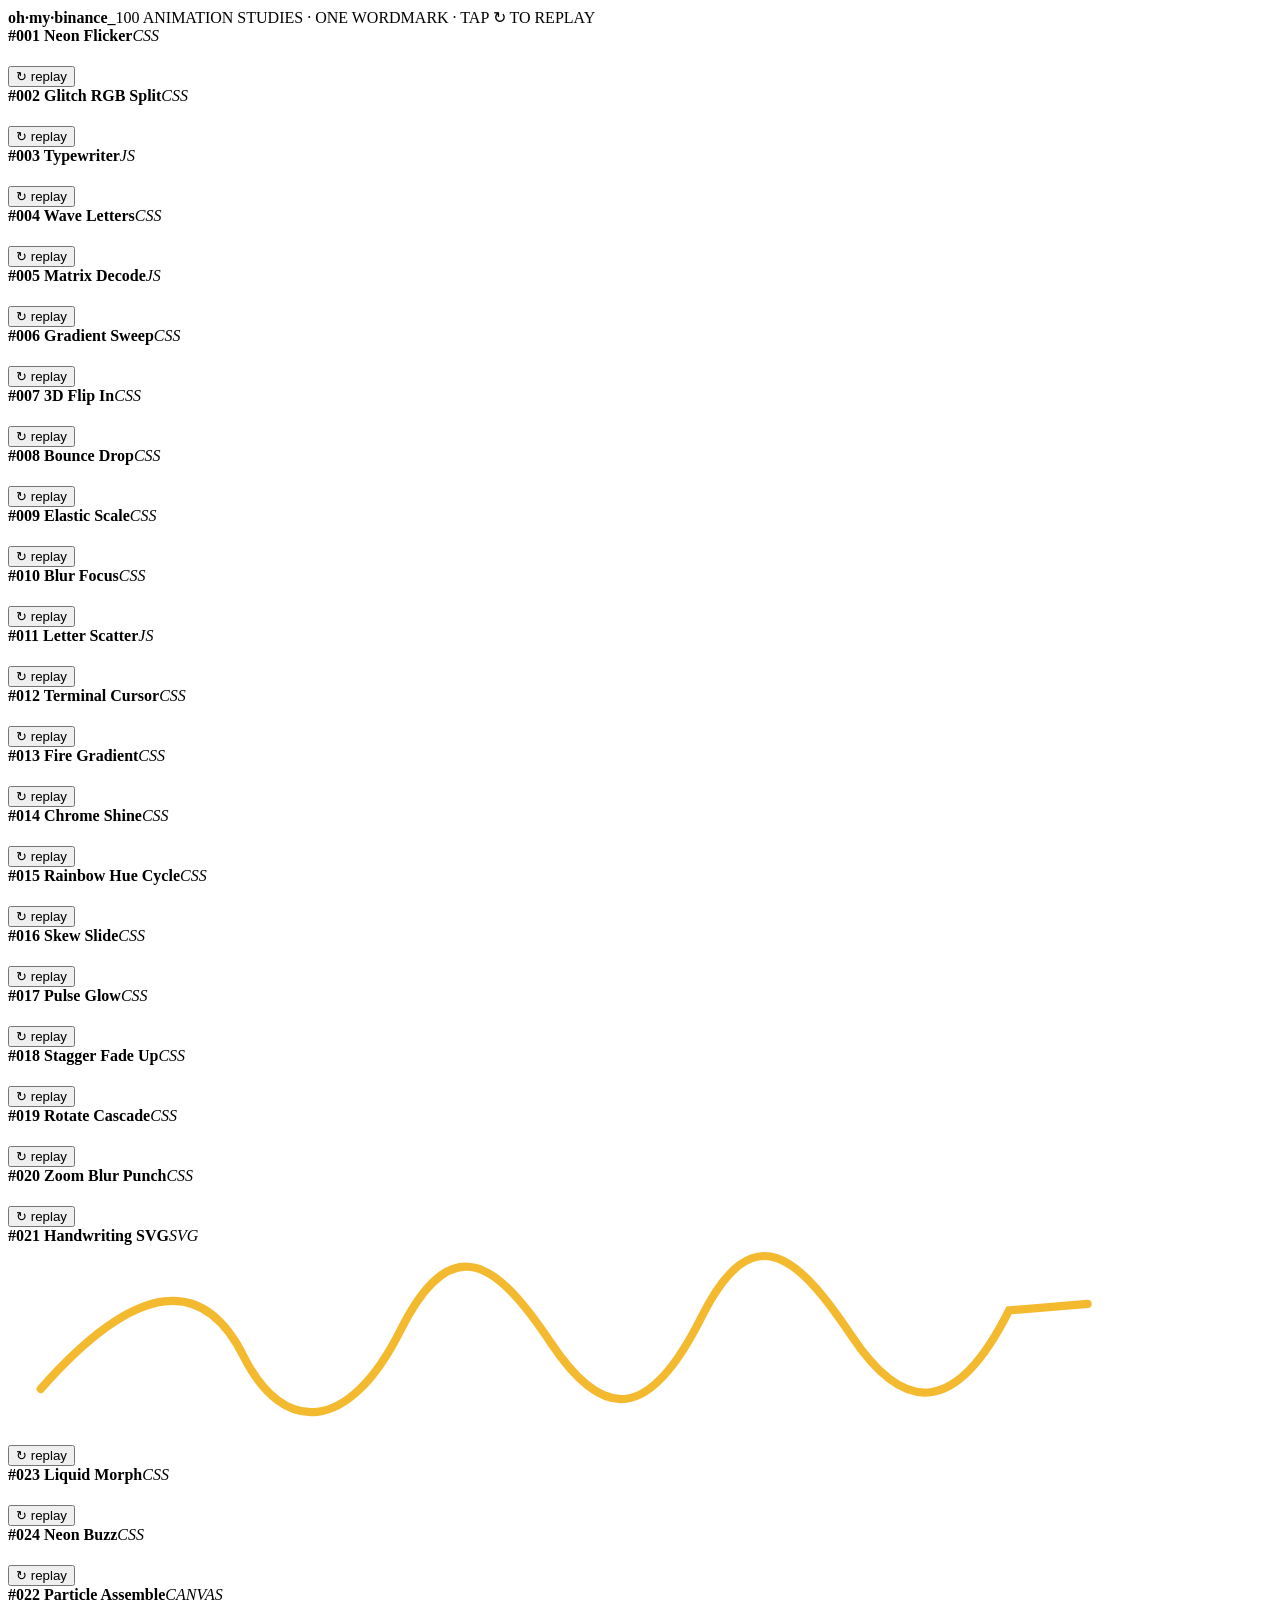
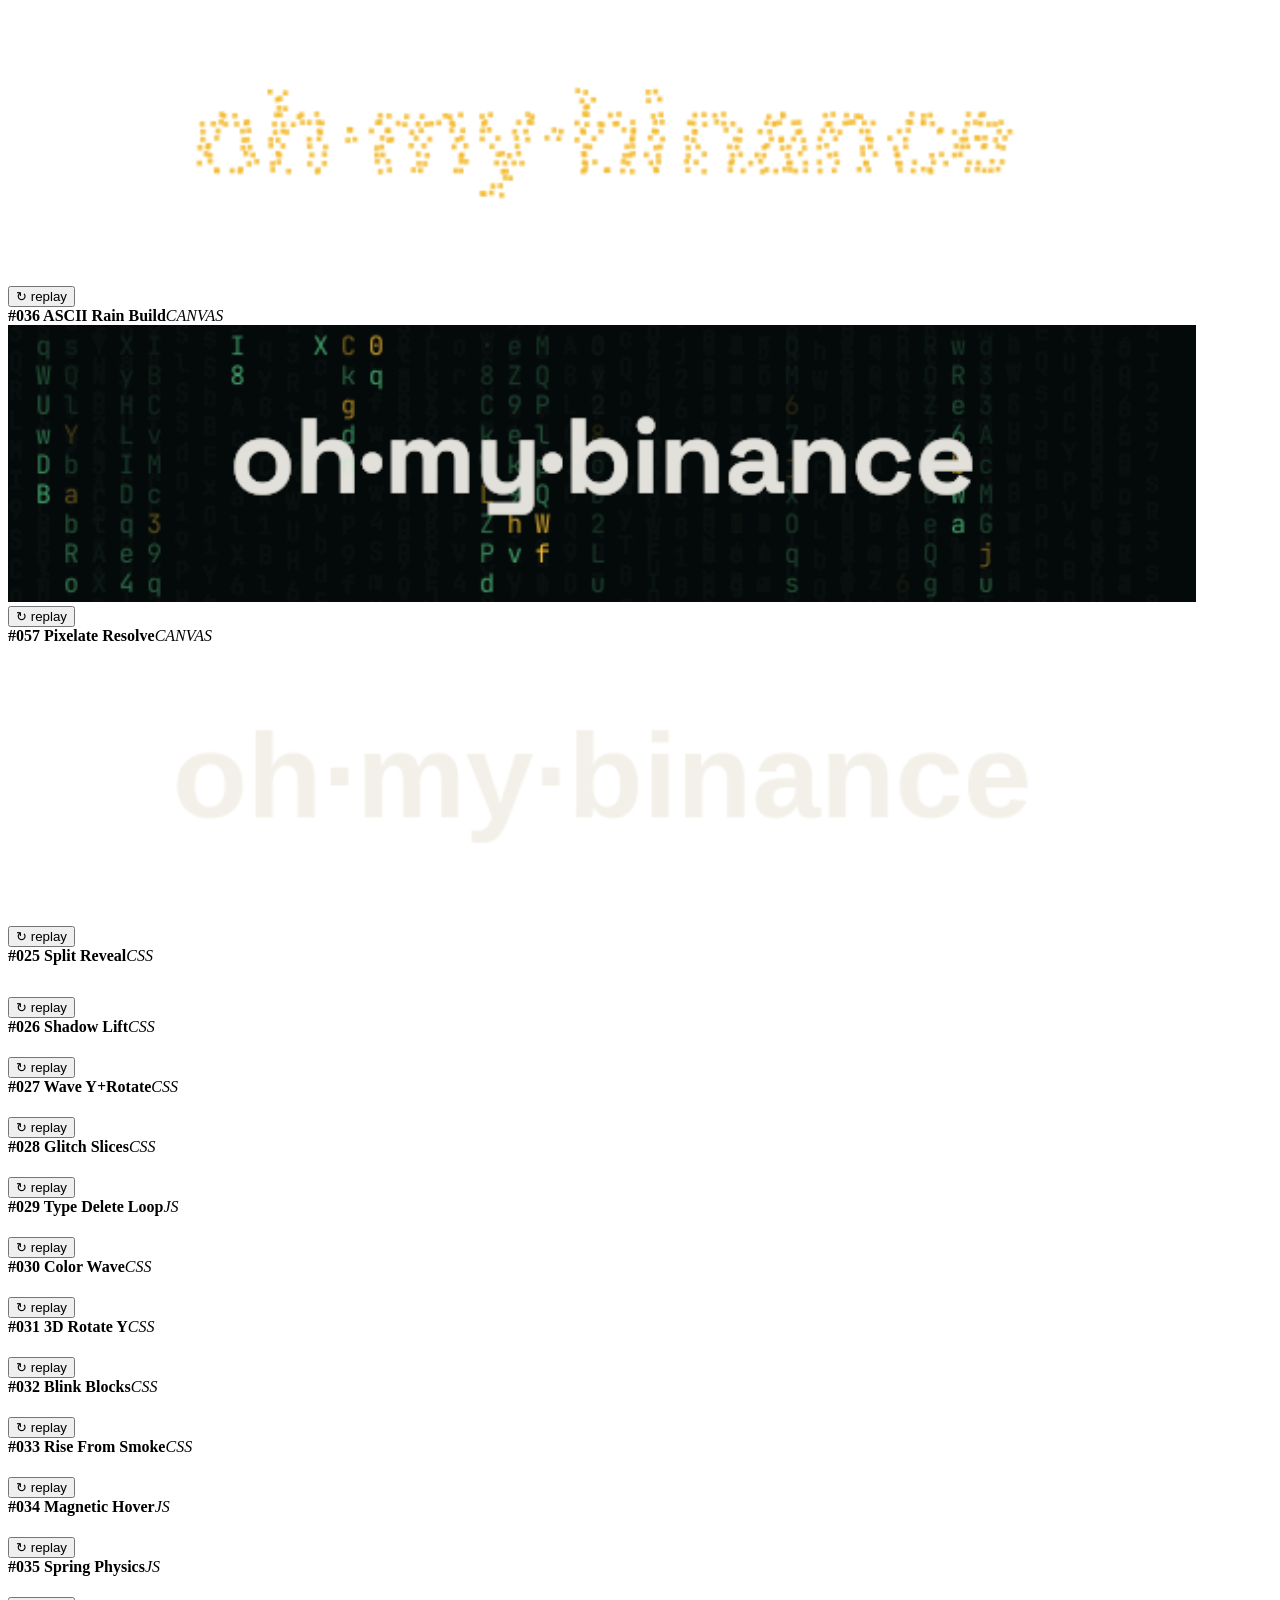
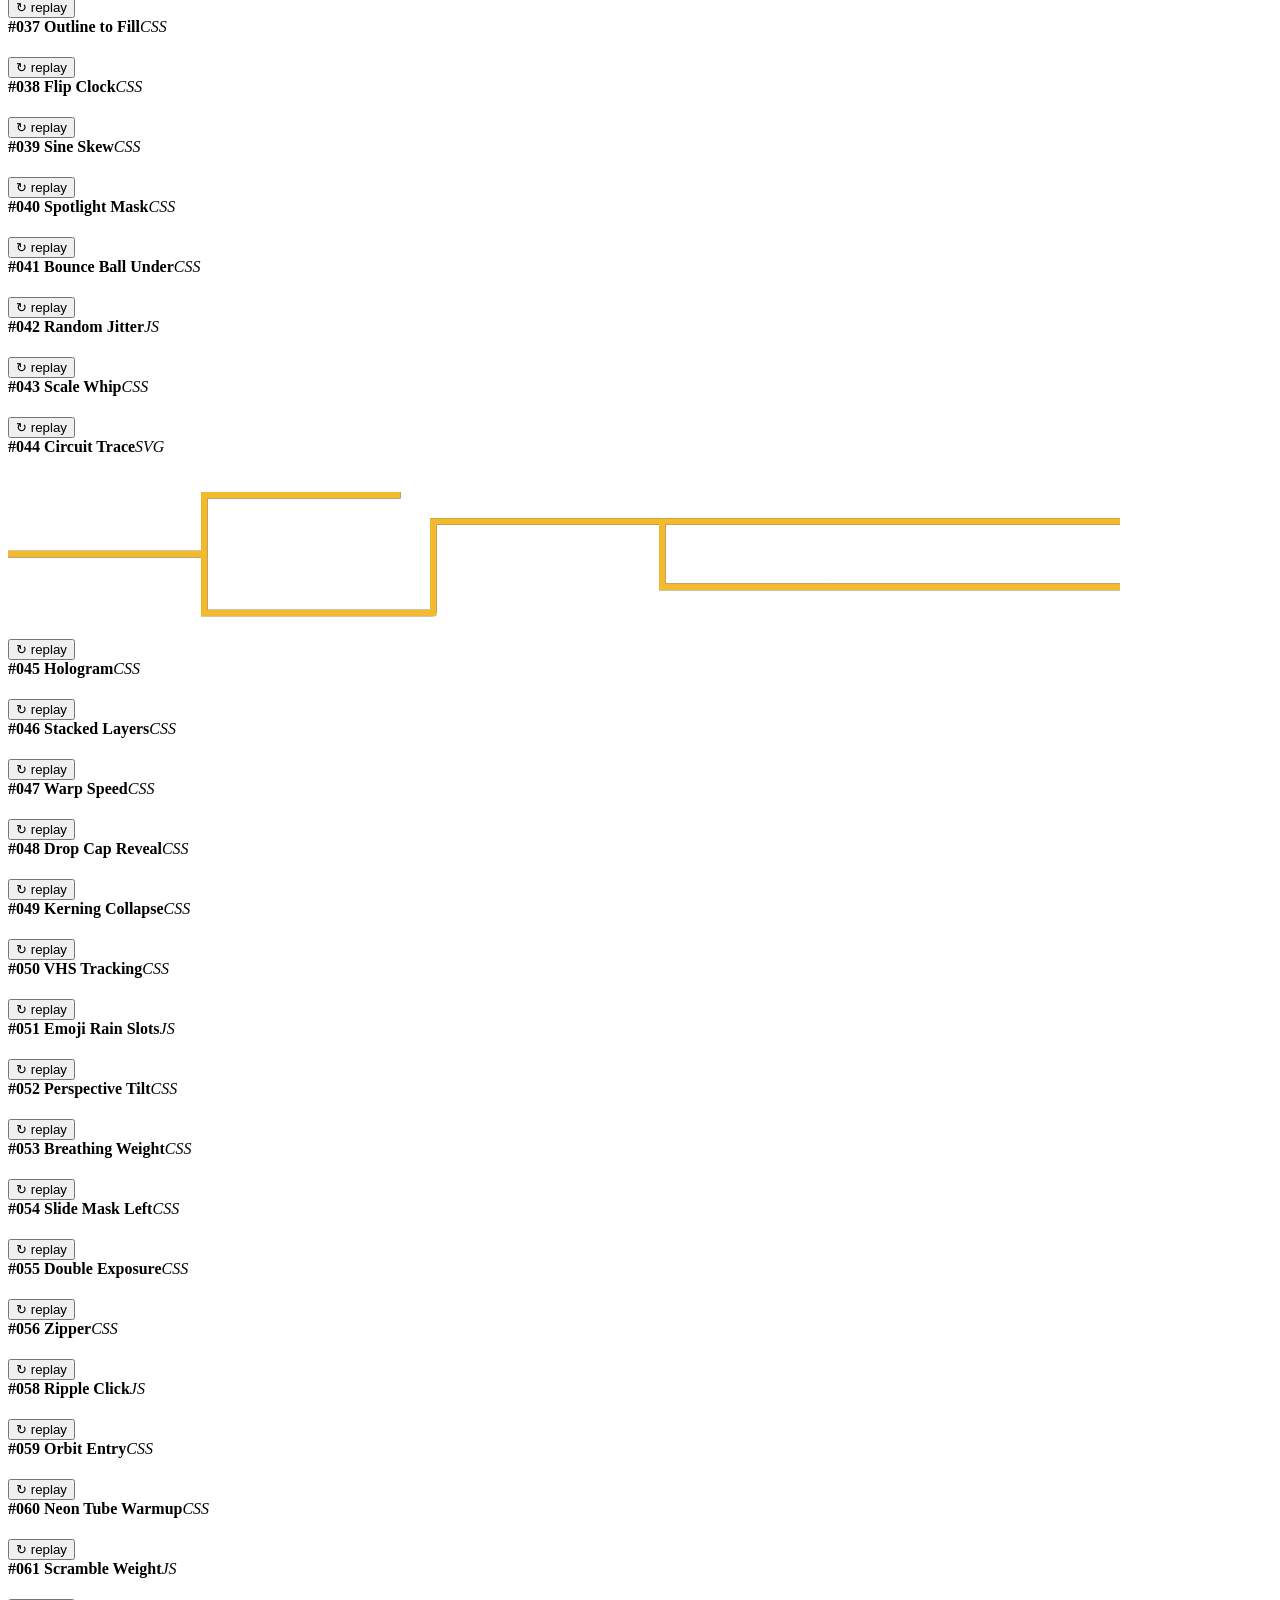
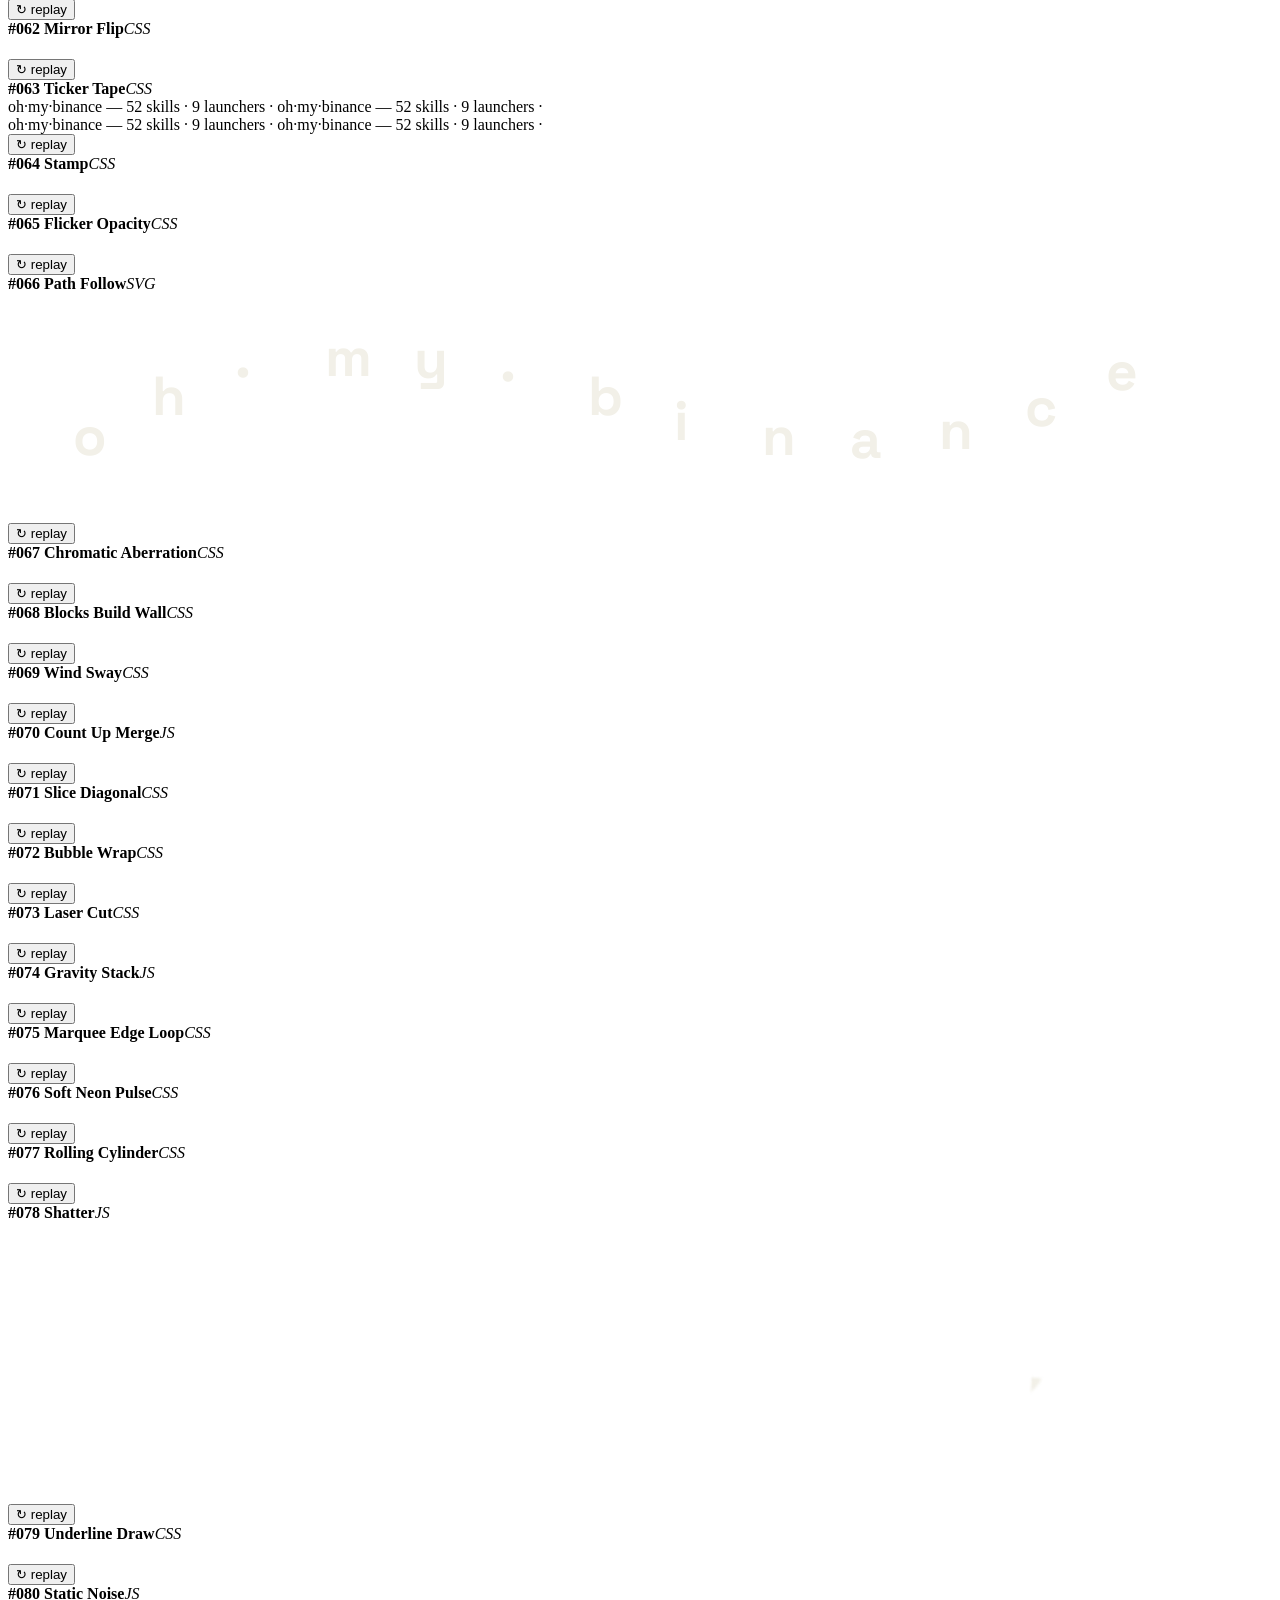
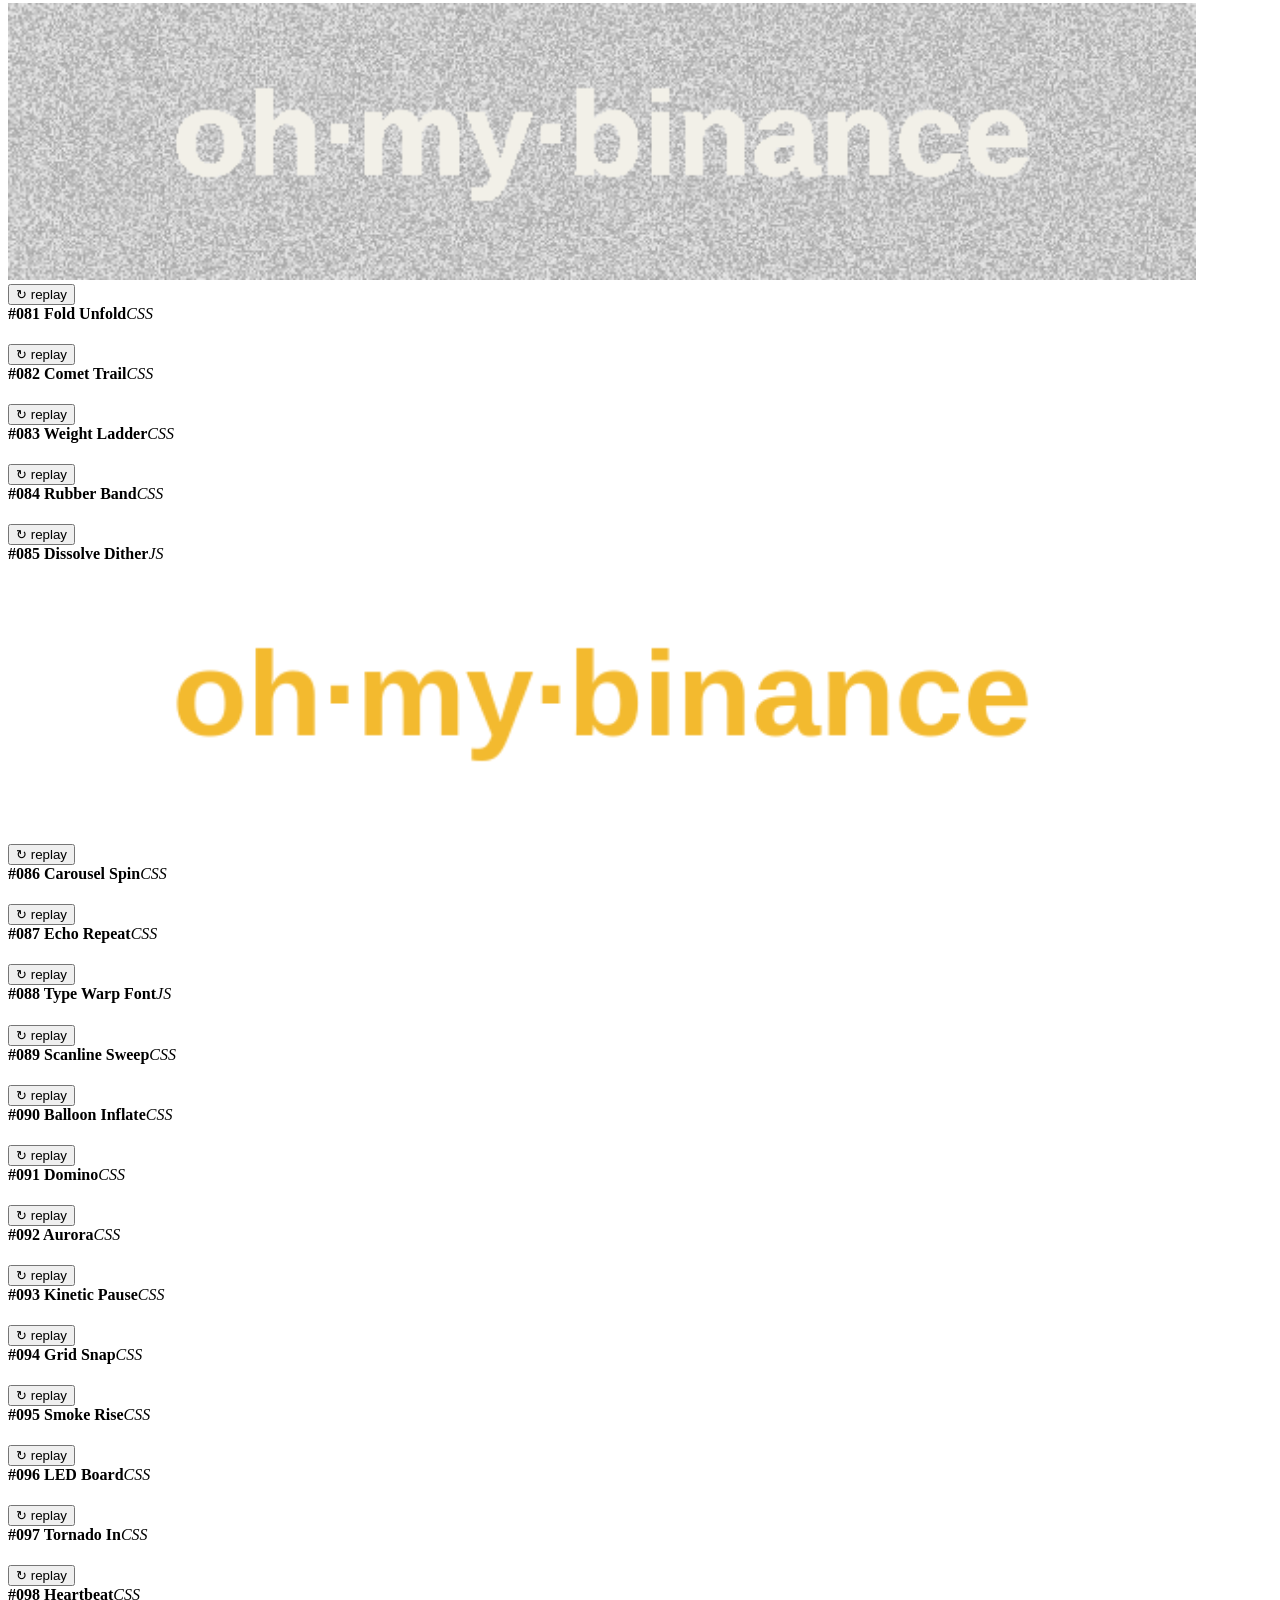
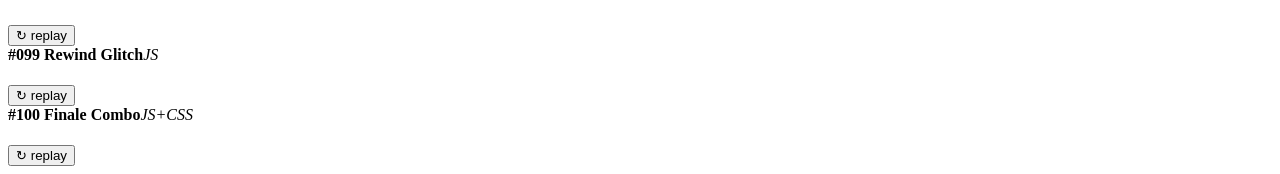
<file: oh-my-binance-100-animations.html>
<!DOCTYPE html>
<html lang="en">
<head>
<meta charset="UTF-8">
<meta name="viewport" content="width=device-width, initial-scale=1.0">
<title>oh·my·binance — 100 Animations</title>
<link rel="preconnect" href="https://fonts.googleapis.com">
<link href="https://fonts.googleapis.com/css2?family=Space+Grotesk:wght@300;500;700;800&family=Inter:wght@400;600&family=JetBrains+Mono:wght@400;600&display=swap" rel="stylesheet">
<style>
#1 .txt{animation:a1 3.2s steps(1) forwards;}
@keyframes a1{0%{opacity:0}4%{opacity:1}6%{opacity:.2}9%{opacity:1}11%{opacity:.35}13%{opacity:1}54%{opacity:.4}56%{opacity:1}100%{opacity:1}}
#1 .txt b{opacity:inherit}
#2 .txt{position:relative;animation:a2 3s steps(2) infinite}
#2 .txt::before,#2 .txt::after{content:'oh·my·binance';position:absolute;left:0;top:0;width:100%}
#2 .txt::before{color:#ef6472;clip-path:inset(20% 0 40% 0);transform:translateX(-3px);animation:g2a 2.2s steps(3) infinite}
#2 .txt::after{color:#3fd6bf;clip-path:inset(55% 0 10% 0);transform:translateX(3px);animation:g2b 1.7s steps(3) infinite}
@keyframes a2{0%,100%{text-shadow:none}50%{text-shadow:2px 0 #ef6472,-2px 0 #3fd6bf}}
@keyframes g2a{0%,100%{transform:translateX(-3px)}33%{transform:translateX(3px)}66%{transform:translateX(-2px)}}
@keyframes g2b{0%,100%{transform:translateX(3px)}33%{transform:translateX(-3px)}66%{transform:translateX(2px)}}
#2 .txt b{opacity:1}
#4 .txt b{display:inline-block;animation:w4 1.7s ease-in-out infinite}#4 .txt b.L1{animation-delay:0.07s}
#4 .txt b.L2{animation-delay:0.14s}
#4 .txt b.L3{animation-delay:0.21s}
#4 .txt b.L4{animation-delay:0.28s}
#4 .txt b.L5{animation-delay:0.35s}
#4 .txt b.L6{animation-delay:0.42s}
#4 .txt b.L7{animation-delay:0.49s}
#4 .txt b.L8{animation-delay:0.56s}
#4 .txt b.L9{animation-delay:0.63s}
#4 .txt b.L10{animation-delay:0.70s}
#4 .txt b.L11{animation-delay:0.77s}
#4 .txt b.L12{animation-delay:0.84s}
#4 .txt b.L13{animation-delay:0.91s}
@keyframes w4{0%,100%{transform:translateY(0)}50%{transform:translateY(-12px)}}

#6 .txt{background:linear-gradient(90deg,#f2f0e8 20%,#f3ba2f 40%,#3fd6bf 60%,#f2f0e8 80%);background-size:250% 100%;-webkit-background-clip:text;background-clip:text;color:transparent;-webkit-text-fill-color:transparent;animation:a6 3s linear infinite}
@keyframes a6{to{background-position:-250% center}}
#6 .txt b{opacity:1}
#7 .txt b{opacity:0;animation:a7 2.6s cubic-bezier(.16,.8,.24,1) forwards;}
#7 .txt b.sp{animation:none!important;opacity:1;}
#7 .txt b.L1{animation-delay:0.00s;}
#7 .txt b.L2{animation-delay:0.06s;}
#7 .txt b.L3{animation-delay:0.11s;}
#7 .txt b.L4{animation-delay:0.17s;}
#7 .txt b.L5{animation-delay:0.22s;}
#7 .txt b.L6{animation-delay:0.28s;}
#7 .txt b.L7{animation-delay:0.33s;}
#7 .txt b.L8{animation-delay:0.39s;}
#7 .txt b.L9{animation-delay:0.44s;}
#7 .txt b.L10{animation-delay:0.49s;}
#7 .txt b.L11{animation-delay:0.55s;}
#7 .txt b.L12{animation-delay:0.60s;}
#7 .txt b.L13{animation-delay:0.66s;}
@keyframes a7{0%{opacity:0;transform:rotateX(90deg) translateY(14px)}60%{opacity:1;transform:rotateX(-12deg)}100%{opacity:1;transform:rotateX(0) translateY(0)}}

#8 .txt b{opacity:0;animation:a8 1.6s cubic-bezier(.16,.8,.24,1) forwards;}
#8 .txt b.sp{animation:none!important;opacity:1;}
#8 .txt b.L1{animation-delay:0.00s;}
#8 .txt b.L2{animation-delay:0.06s;}
#8 .txt b.L3{animation-delay:0.11s;}
#8 .txt b.L4{animation-delay:0.17s;}
#8 .txt b.L5{animation-delay:0.22s;}
#8 .txt b.L6{animation-delay:0.28s;}
#8 .txt b.L7{animation-delay:0.33s;}
#8 .txt b.L8{animation-delay:0.39s;}
#8 .txt b.L9{animation-delay:0.44s;}
#8 .txt b.L10{animation-delay:0.49s;}
#8 .txt b.L11{animation-delay:0.55s;}
#8 .txt b.L12{animation-delay:0.60s;}
#8 .txt b.L13{animation-delay:0.66s;}
@keyframes a8{0%{opacity:0;transform:translateY(-46px)}55%{opacity:1;transform:translateY(0)}70%{transform:translateY(-11px)}85%{transform:translateY(0)}92%{transform:translateY(-4px)}100%{transform:translateY(0)}}

#9 .txt b{opacity:0;animation:a9 1.7s cubic-bezier(.16,.8,.24,1) forwards;}
#9 .txt b.sp{animation:none!important;opacity:1;}
#9 .txt b.L1{animation-delay:0.00s;}
#9 .txt b.L2{animation-delay:0.06s;}
#9 .txt b.L3{animation-delay:0.11s;}
#9 .txt b.L4{animation-delay:0.17s;}
#9 .txt b.L5{animation-delay:0.22s;}
#9 .txt b.L6{animation-delay:0.28s;}
#9 .txt b.L7{animation-delay:0.33s;}
#9 .txt b.L8{animation-delay:0.39s;}
#9 .txt b.L9{animation-delay:0.44s;}
#9 .txt b.L10{animation-delay:0.49s;}
#9 .txt b.L11{animation-delay:0.55s;}
#9 .txt b.L12{animation-delay:0.60s;}
#9 .txt b.L13{animation-delay:0.66s;}
@keyframes a9{0%{opacity:0;transform:scale(0)}45%{opacity:1;transform:scale(1.28)}62%{transform:scale(.88)}78%{transform:scale(1.08)}100%{opacity:1;transform:scale(1)}}

#10 .txt b{opacity:0;animation:a10 1.9s cubic-bezier(.16,.8,.24,1) forwards;}
#10 .txt b.sp{animation:none!important;opacity:1;}
#10 .txt b.L1{animation-delay:0.00s;}
#10 .txt b.L2{animation-delay:0.05s;}
#10 .txt b.L3{animation-delay:0.10s;}
#10 .txt b.L4{animation-delay:0.15s;}
#10 .txt b.L5{animation-delay:0.20s;}
#10 .txt b.L6{animation-delay:0.25s;}
#10 .txt b.L7{animation-delay:0.30s;}
#10 .txt b.L8{animation-delay:0.35s;}
#10 .txt b.L9{animation-delay:0.40s;}
#10 .txt b.L10{animation-delay:0.45s;}
#10 .txt b.L11{animation-delay:0.50s;}
#10 .txt b.L12{animation-delay:0.55s;}
#10 .txt b.L13{animation-delay:0.60s;}
@keyframes a10{0%{opacity:0;filter:blur(14px);transform:scale(1.25)}100%{opacity:1;filter:blur(0);transform:scale(1)}}

#12 .txt{font-family:'JetBrains Mono',monospace;color:#57d18a;font-size:.95em}
#12 .txt::after{content:'';display:inline-block;width:.55em;height:1em;background:#57d18a;margin-left:.15em;vertical-align:-.12em;animation:a12 1s steps(1) infinite}
@keyframes a12{0%,49%{opacity:1}50%,100%{opacity:0}}
#12 .txt b{opacity:1}
#13 .txt{background:linear-gradient(90deg,#f0935f,#f3ba2f,#ef6472,#f0935f);background-size:300% 100%;-webkit-background-clip:text;background-clip:text;color:transparent;-webkit-text-fill-color:transparent;filter:drop-shadow(0 0 14px rgba(240,147,95,.45));animation:a13 2.4s linear infinite}
@keyframes a13{to{background-position:300% center}}
#13 .txt b{opacity:1}
#14 .txt{background:linear-gradient(100deg,#6b7280 25%,#fff 48%,#9ca3af 52%,#4b5563 78%);background-size:220% 100%;-webkit-background-clip:text;background-clip:text;color:transparent;-webkit-text-fill-color:transparent;animation:a14 2.8s linear infinite}
@keyframes a14{to{background-position:-220% center}}
#14 .txt b{opacity:1}
#15 .txt{color:#f3ba2f;animation:a15 4s linear infinite}
@keyframes a15{to{filter:hue-rotate(360deg)}}
#15 .txt b{opacity:1}
#16 .w{display:inline-block;overflow:hidden;vertical-align:bottom}
#16 .w i{display:inline-block;font-style:normal;transform:translateX(-110%) skewX(-18deg);animation:a16 .9s cubic-bezier(.16,.8,.24,1) forwards}
#16 .w:last-of-type i{animation-delay:.28s}
@keyframes a16{to{transform:translateX(0) skewX(0)}}
#16 .sp{width:.4em;display:inline-block}#16 .txt b{opacity:1}
#17 .txt{animation:a17 2s ease-in-out infinite}
@keyframes a17{0%,100%{text-shadow:0 0 8px rgba(243,186,47,.25)}50%{text-shadow:0 0 26px rgba(243,186,47,.85),0 0 44px rgba(243,186,47,.35)}}
#17 .txt b{opacity:1}
#18 .txt b{opacity:0;animation:a18 1.4s cubic-bezier(.16,.8,.24,1) forwards;}
#18 .txt b.sp{animation:none!important;opacity:1;}
#18 .txt b.L1{animation-delay:0.00s;}
#18 .txt b.L2{animation-delay:0.06s;}
#18 .txt b.L3{animation-delay:0.11s;}
#18 .txt b.L4{animation-delay:0.17s;}
#18 .txt b.L5{animation-delay:0.22s;}
#18 .txt b.L6{animation-delay:0.28s;}
#18 .txt b.L7{animation-delay:0.33s;}
#18 .txt b.L8{animation-delay:0.39s;}
#18 .txt b.L9{animation-delay:0.44s;}
#18 .txt b.L10{animation-delay:0.49s;}
#18 .txt b.L11{animation-delay:0.55s;}
#18 .txt b.L12{animation-delay:0.60s;}
#18 .txt b.L13{animation-delay:0.66s;}
@keyframes a18{0%{opacity:0;transform:translateY(22px)}100%{opacity:1;transform:translateY(0)}}

#19 .txt b{opacity:0;animation:a19 1.5s cubic-bezier(.16,.8,.24,1) forwards;}
#19 .txt b.sp{animation:none!important;opacity:1;}
#19 .txt b.L1{animation-delay:0.00s;}
#19 .txt b.L2{animation-delay:0.05s;}
#19 .txt b.L3{animation-delay:0.10s;}
#19 .txt b.L4{animation-delay:0.15s;}
#19 .txt b.L5{animation-delay:0.20s;}
#19 .txt b.L6{animation-delay:0.25s;}
#19 .txt b.L7{animation-delay:0.30s;}
#19 .txt b.L8{animation-delay:0.35s;}
#19 .txt b.L9{animation-delay:0.40s;}
#19 .txt b.L10{animation-delay:0.45s;}
#19 .txt b.L11{animation-delay:0.50s;}
#19 .txt b.L12{animation-delay:0.55s;}
#19 .txt b.L13{animation-delay:0.60s;}
@keyframes a19{0%{opacity:0;transform:rotate(88deg) translateX(18px)}100%{opacity:1;transform:rotate(0) translateX(0)}}

#20 .txt{display:inline-block;animation:a20 0.85s cubic-bezier(.16,.8,.24,1) forwards;}
#20 .txt b{opacity:1}
@keyframes a20{0%{opacity:0;transform:scale(2.6);filter:blur(16px)}60%{opacity:1;transform:scale(.96);filter:blur(0)}100%{transform:scale(1)}}

#23 .stage{position:relative}
#23 .blob{position:absolute;width:150px;height:150px;background:linear-gradient(135deg,#3fd6bf33,#a08cf033);border-radius:42% 58% 61% 39%/45% 43% 57% 55%;filter:blur(6px);animation:a23b 7s linear infinite,a23m 9s ease-in-out infinite}
@keyframes a23b{to{transform:rotate(360deg)}}
@keyframes a23m{0%,100%{border-radius:42% 58% 61% 39%/45% 43% 57% 55%}33%{border-radius:58% 42% 39% 61%/55% 45% 43% 57%}66%{border-radius:39% 61% 55% 45%/57% 55% 45% 43%}}
#23 .txt{position:relative}#23 .txt b{opacity:1}
#24 .txt{color:#3fd6bf;animation:a24 4s steps(1) infinite;text-shadow:0 0 12px rgba(63,214,191,.7)}
@keyframes a24{0%,100%{opacity:1}3%{opacity:.6}4%{opacity:1}7%{opacity:.4}8%{opacity:1}41%{opacity:1}42%{opacity:.5}43%{opacity:1}77%{opacity:1}78%{opacity:.65}79%{opacity:1}}
#24 .txt b{opacity:1}
#25 .top,#25 .bot{display:inline-block;width:100%;overflow:hidden}
#25 .top b{display:inline-block;transform:translateY(110%);animation:a25u .9s cubic-bezier(.16,.8,.24,1) .3s forwards}
#25 .bot b{display:inline-block;transform:translateY(-110%);animation:a25d .9s cubic-bezier(.16,.8,.24,1) .3s forwards}
@keyframes a25u{to{transform:translateY(0)}}
@keyframes a25d{to{transform:translateY(0)}}

#26 .txt{display:inline-block;animation:a26 1.6s cubic-bezier(.16,.8,.24,1) forwards;}
#26 .txt b{opacity:1}
@keyframes a26{0%{color:#f3ba2f;text-shadow:0 0 0 #3fd6bf}50%{color:#0a0b0d;text-shadow:8px 8px 0 #3fd6bf}100%{color:#f2f0e8;text-shadow:4px 4px 0 rgba(243,186,47,.5)}}

#27 .txt b{display:inline-block;animation:a27 1.8s ease-in-out infinite}#27 .txt b.L1{animation-delay:0.06s}
#27 .txt b.L2{animation-delay:0.12s}
#27 .txt b.L3{animation-delay:0.18s}
#27 .txt b.L4{animation-delay:0.24s}
#27 .txt b.L5{animation-delay:0.30s}
#27 .txt b.L6{animation-delay:0.36s}
#27 .txt b.L7{animation-delay:0.42s}
#27 .txt b.L8{animation-delay:0.48s}
#27 .txt b.L9{animation-delay:0.54s}
#27 .txt b.L10{animation-delay:0.60s}
#27 .txt b.L11{animation-delay:0.66s}
#27 .txt b.L12{animation-delay:0.72s}
#27 .txt b.L13{animation-delay:0.78s}
@keyframes a27{0%,100%{transform:translateY(0) rotate(0)}50%{transform:translateY(-10px) rotate(8deg)}}

#28 .txt{display:inline-block;animation:a28 2.4s infinite cubic-bezier(.16,.8,.24,1);}
#28 .txt b{opacity:1}
@keyframes a28{0%,100%{clip-path:inset(0);transform:none}10%{clip-path:inset(10% 0 60% 0);transform:translateX(-6px)}12%{clip-path:inset(50% 0 20% 0);transform:translateX(5px)}14%{clip-path:inset(0);transform:none}48%{clip-path:inset(30% 0 30% 0);transform:translateX(8px)}50%{clip-path:inset(0);transform:none}82%{clip-path:inset(60% 0 5% 0);transform:translateX(-7px)}84%{clip-path:inset(0);transform:none}}

#30 .txt b{animation:a30 2.8s linear infinite}#30 .txt b.L1{animation-delay:0.09s}
#30 .txt b.L2{animation-delay:0.18s}
#30 .txt b.L3{animation-delay:0.27s}
#30 .txt b.L4{animation-delay:0.36s}
#30 .txt b.L5{animation-delay:0.45s}
#30 .txt b.L6{animation-delay:0.54s}
#30 .txt b.L7{animation-delay:0.63s}
#30 .txt b.L8{animation-delay:0.72s}
#30 .txt b.L9{animation-delay:0.81s}
#30 .txt b.L10{animation-delay:0.90s}
#30 .txt b.L11{animation-delay:0.99s}
#30 .txt b.L12{animation-delay:1.08s}
#30 .txt b.L13{animation-delay:1.17s}
@keyframes a30{0%,100%{color:#f2f0e8}50%{color:#f3ba2f}}

#31 .txt b{display:inline-block;animation:a31 2.6s linear infinite}#31 .txt b.L1{animation-delay:0.08s}
#31 .txt b.L2{animation-delay:0.16s}
#31 .txt b.L3{animation-delay:0.24s}
#31 .txt b.L4{animation-delay:0.32s}
#31 .txt b.L5{animation-delay:0.40s}
#31 .txt b.L6{animation-delay:0.48s}
#31 .txt b.L7{animation-delay:0.56s}
#31 .txt b.L8{animation-delay:0.64s}
#31 .txt b.L9{animation-delay:0.72s}
#31 .txt b.L10{animation-delay:0.80s}
#31 .txt b.L11{animation-delay:0.88s}
#31 .txt b.L12{animation-delay:0.96s}
#31 .txt b.L13{animation-delay:1.04s}
@keyframes a31{0%{transform:rotateY(0)}50%{transform:rotateY(180deg)}100%{transform:rotateY(360deg)}}

#32 .txt b{color:transparent;background:#262a31;border-radius:3px;animation:a32 1.8s steps(1) forwards}
#32 .txt b.L1{animation-delay:0.07s}
#32 .txt b.L2{animation-delay:0.14s}
#32 .txt b.L3{animation-delay:0.21s}
#32 .txt b.L4{animation-delay:0.28s}
#32 .txt b.L5{animation-delay:0.35s}
#32 .txt b.L6{animation-delay:0.42s}
#32 .txt b.L7{animation-delay:0.49s}
#32 .txt b.L8{animation-delay:0.56s}
#32 .txt b.L9{animation-delay:0.63s}
#32 .txt b.L10{animation-delay:0.70s}
#32 .txt b.L11{animation-delay:0.77s}
#32 .txt b.L12{animation-delay:0.84s}
#32 .txt b.L13{animation-delay:0.91s}
@keyframes a32{0%{color:transparent;background:#262a31}40%{color:#f3ba2f;background:#262a31}70%{color:#f2f0e8;background:transparent}100%{color:#f2f0e8;background:transparent}}

#33 .txt b{opacity:0;animation:a33 1.8s cubic-bezier(.16,.8,.24,1) forwards;}
#33 .txt b.sp{animation:none!important;opacity:1;}
#33 .txt b.L1{animation-delay:0.00s;}
#33 .txt b.L2{animation-delay:0.06s;}
#33 .txt b.L3{animation-delay:0.12s;}
#33 .txt b.L4{animation-delay:0.18s;}
#33 .txt b.L5{animation-delay:0.24s;}
#33 .txt b.L6{animation-delay:0.30s;}
#33 .txt b.L7{animation-delay:0.36s;}
#33 .txt b.L8{animation-delay:0.42s;}
#33 .txt b.L9{animation-delay:0.48s;}
#33 .txt b.L10{animation-delay:0.54s;}
#33 .txt b.L11{animation-delay:0.60s;}
#33 .txt b.L12{animation-delay:0.66s;}
#33 .txt b.L13{animation-delay:0.72s;}
@keyframes a33{0%{opacity:0;transform:translateY(26px) scale(.94);filter:blur(10px)}100%{opacity:1;transform:translateY(0) scale(1);filter:blur(0)}}

#37 .txt{display:inline-block;animation:a37 2.4s cubic-bezier(.16,.8,.24,1) forwards;}
#37 .txt b{opacity:1}
@keyframes a37{0%{color:transparent;-webkit-text-stroke:1.5px #f3ba2f}60%{color:transparent;-webkit-text-stroke:1.5px #f3ba2f}100%{color:#f3ba2f;-webkit-text-stroke:0px #f3ba2f}}

#38 .txt b{opacity:0;animation:a38 1.2s cubic-bezier(.16,.8,.24,1) forwards;}
#38 .txt b.sp{animation:none!important;opacity:1;}
#38 .txt b.L1{animation-delay:0.00s;}
#38 .txt b.L2{animation-delay:0.09s;}
#38 .txt b.L3{animation-delay:0.18s;}
#38 .txt b.L4{animation-delay:0.27s;}
#38 .txt b.L5{animation-delay:0.36s;}
#38 .txt b.L6{animation-delay:0.45s;}
#38 .txt b.L7{animation-delay:0.54s;}
#38 .txt b.L8{animation-delay:0.63s;}
#38 .txt b.L9{animation-delay:0.72s;}
#38 .txt b.L10{animation-delay:0.81s;}
#38 .txt b.L11{animation-delay:0.90s;}
#38 .txt b.L12{animation-delay:0.99s;}
#38 .txt b.L13{animation-delay:1.08s;}
@keyframes a38{0%{opacity:0;transform:rotateX(-90deg);transform-origin:top center}55%{opacity:1;transform:rotateX(18deg)}80%{transform:rotateX(-6deg)}100%{opacity:1;transform:rotateX(0)}}

#39 .txt{display:inline-block;animation:a39 3.4s infinite cubic-bezier(.16,.8,.24,1);}
#39 .txt b{opacity:1}
@keyframes a39{0%,100%{transform:skewX(0)}25%{transform:skewX(-7deg)}75%{transform:skewX(7deg)}}

#40 .txt{display:inline-block;animation:a40 3.4s infinite cubic-bezier(.16,.8,.24,1);}
#40 .txt b{opacity:1}
@keyframes a40{0%{color:#262a31;text-shadow:none}45%{color:#f2f0e8;text-shadow:0 0 22px rgba(243,186,47,.55)}55%{color:#f2f0e8;text-shadow:0 0 22px rgba(243,186,47,.55)}100%{color:#262a31}}

#41 .stage{position:relative}
#41 .txt b{animation:a41t 1.9s ease-in-out infinite}
#41 .txt b.L1{animation-delay:0.15s}
#41 .txt b.L2{animation-delay:0.29s}
#41 .txt b.L3{animation-delay:0.44s}
#41 .txt b.L4{animation-delay:0.58s}
#41 .txt b.L5{animation-delay:0.73s}
#41 .txt b.L6{animation-delay:0.88s}
#41 .txt b.L7{animation-delay:1.02s}
#41 .txt b.L8{animation-delay:1.17s}
#41 .txt b.L9{animation-delay:1.32s}
#41 .txt b.L10{animation-delay:1.46s}
#41 .txt b.L11{animation-delay:1.61s}
#41 .txt b.L12{animation-delay:1.75s}
#41 .txt b.L13{animation-delay:1.90s}
#41 .ball{position:absolute;bottom:12px;left:0;width:9px;height:9px;border-radius:50%;background:#f3ba2f;animation:a41b 1.9s linear infinite}
@keyframes a41t{0%,100%{transform:translateY(0)}50%{transform:translateY(-9px)}}
@keyframes a41b{0%{left:2%;opacity:0}5%{opacity:1}50%{left:52%}95%{opacity:1}100%{left:96%;opacity:0}}

#43 .txt{display:inline-block;animation:a43 1.1s cubic-bezier(.16,.8,.24,1) forwards;}
#43 .txt b{opacity:1}
@keyframes a43{0%{transform:scaleX(0);opacity:0;transform-origin:left center}55%{transform:scaleX(1.15);opacity:1}75%{transform:scaleX(.92)}100%{transform:scaleX(1)}}

#45 .txt{color:#3fd6bf;text-shadow:0 0 10px rgba(63,214,191,.6);position:relative;animation:a45f 3.4s steps(1) infinite}
#45 .scan{position:absolute;left:-4%;right:-4%;height:3px;background:rgba(63,214,191,.35);box-shadow:0 0 8px #3fd6bf;top:0;animation:a45s 2.2s linear infinite;pointer-events:none}
@keyframes a45f{0%,100%{opacity:1}31%{opacity:.75}32%{opacity:1}64%{opacity:.85}65%{opacity:1}}
@keyframes a45s{0%{top:0}100%{top:calc(100% - 3px)}}
#45 .stage{position:relative;overflow:hidden}#45 .txt b{opacity:1}
#46 .txt{position:relative;animation:a46 2.6s ease-in-out infinite}
#46 .txt::before,#46 .txt::after{content:'oh·my·binance';position:absolute;left:0;top:0;opacity:.35;width:100%}
#46 .txt::before{color:#3fd6bf;animation:a46p 2.6s ease-in-out infinite reverse}
#46 .txt::after{color:#ef6472;animation:a46p 2.6s ease-in-out infinite}
@keyframes a46{0%,100%{transform:translate(0,0)}50%{transform:translate(-7px,5px)}}
@keyframes a46p{0%,100%{transform:translate(0,0)}50%{transform:translate(7px,-5px)}}
#46 .txt b{opacity:1;color:#f2f0e8}
#47 .txt b{opacity:0;animation:a47 0.9s cubic-bezier(.2,.9,.3,1) forwards;}
#47 .txt b.sp{animation:none!important;opacity:1;}
#47 .txt b.L1{animation-delay:0.00s;}
#47 .txt b.L2{animation-delay:0.04s;}
#47 .txt b.L3{animation-delay:0.09s;}
#47 .txt b.L4{animation-delay:0.14s;}
#47 .txt b.L5{animation-delay:0.18s;}
#47 .txt b.L6{animation-delay:0.22s;}
#47 .txt b.L7{animation-delay:0.27s;}
#47 .txt b.L8{animation-delay:0.32s;}
#47 .txt b.L9{animation-delay:0.36s;}
#47 .txt b.L10{animation-delay:0.40s;}
#47 .txt b.L11{animation-delay:0.45s;}
#47 .txt b.L12{animation-delay:0.49s;}
#47 .txt b.L13{animation-delay:0.54s;}
@keyframes a47{0%{opacity:0;transform:translateX(120px) scaleX(2.4)}60%{opacity:1;transform:translateX(-6px) scaleX(.9)}100%{opacity:1;transform:none}}

#48 .txt{display:inline-block;animation:a48 1.4s cubic-bezier(.16,.8,.24,1) forwards;will-change:font-size}
#48 .txt b{opacity:1}
@keyframes a48{0%{font-size:.4em;opacity:0}60%{font-size:1.25em;opacity:1}100%{font-size:1em}}

#49 .txt{letter-spacing:.9em;opacity:0;animation:a49 1.6s cubic-bezier(.16,.8,.24,1) forwards;white-space:nowrap}
@keyframes a49{0%{letter-spacing:.9em;opacity:0}40%{opacity:1}100%{letter-spacing:-.01em;opacity:1}}
#49 .txt b{opacity:1}#49 .txt s{width:0!important}
#50 .txt{display:inline-block;animation:a50 3.2s infinite cubic-bezier(.16,.8,.24,1);}
#50 .txt b{opacity:1}
@keyframes a50{0%,100%{transform:translateX(0)}23%{transform:translateX(-5px) skewX(-3deg)}24%{transform:none}56%{transform:translateX(6px)}57%{transform:none}81%{transform:translateX(-3px) skewX(2deg)}82%{transform:none}}

#50 .bar{position:absolute;left:-6%;right:-6%;height:5px;background:rgba(160,140,240,.22);animation:a50b 2.6s linear infinite;pointer-events:none}
#50 .stage{position:relative;overflow:hidden}
@keyframes a50b{0%{top:-8%}100%{top:104%}}

#52 .txt{display:inline-block;animation:a52 4.5s infinite cubic-bezier(.16,.8,.24,1);}
#52 .txt b{opacity:1}
@keyframes a52{0%,100%{transform:perspective(500px) rotateX(0) rotateY(0)}30%{transform:perspective(500px) rotateX(14deg) rotateY(-10deg)}65%{transform:perspective(500px) rotateX(-10deg) rotateY(12deg)}}

#{53} .txt{font-variation-settings:'wght' 300;animation:a53 2.6s ease-in-out infinite;font-family:'Space Grotesk',sans-serif}
@keyframes a53{0%,100%{font-variation-settings:"wght" 300}50%{font-variation-settings:"wght" 800}}

#53 .txt b{opacity:1;font-weight:inherit}

#54 .w{display:inline-block;clip-path:inset(0 100% 0 0);animation:a54 1s cubic-bezier(.16,.8,.24,1) forwards}
#54 .w:last-of-type{animation-delay:.25s}
@keyframes a54{to{clip-path:inset(0 -6% 0 0)}}
#54 .sp{width:.4em;display:inline-block}#54 .txt b{opacity:1}
#55 .txt{position:relative}
#55 .ghost{position:absolute;left:0;top:0;color:#a08cf0;opacity:0;width:100%;animation:a55g 3s ease-in-out infinite}
#55 .main{position:relative;color:#f2f0e8;animation:a55m 3s ease-in-out infinite}
@keyframes a55g{0%,100%{opacity:0;transform:translate(0,0)}50%{opacity:.7;transform:translate(12px,-8px)}}
@keyframes a55m{0%,100%{transform:none}50%{transform:translate(-5px,4px)}}
#55 .txt b{opacity:1}
#56 .txt b:nth-child(odd){transform:translateY(-130%);animation:a56u .9s cubic-bezier(.16,.8,.24,1) forwards}
#56 .txt b:nth-child(even){transform:translateY(130%);animation:a56d .9s cubic-bezier(.16,.8,.24,1) forwards}
#56 .txt b.sp{transform:none;animation:none!important}
#56 .txt b:nth-child(odd){animation-delay:calc((var(--i,1)) * .04s)}
@keyframes a56u{to{transform:translateY(0)}}
@keyframes a56d{to{transform:translateY(0)}}

#57 .stage{background:#000}#57 canvas{width:100%;height:100%;image-rendering:pixelated}
#59 .txt b{opacity:0;animation:a59 1.6s cubic-bezier(.16,.8,.24,1) forwards;}
#59 .txt b.sp{animation:none!important;opacity:1;}
#59 .txt b.L1{animation-delay:0.00s;}
#59 .txt b.L2{animation-delay:0.06s;}
#59 .txt b.L3{animation-delay:0.12s;}
#59 .txt b.L4{animation-delay:0.18s;}
#59 .txt b.L5{animation-delay:0.24s;}
#59 .txt b.L6{animation-delay:0.30s;}
#59 .txt b.L7{animation-delay:0.36s;}
#59 .txt b.L8{animation-delay:0.42s;}
#59 .txt b.L9{animation-delay:0.48s;}
#59 .txt b.L10{animation-delay:0.54s;}
#59 .txt b.L11{animation-delay:0.60s;}
#59 .txt b.L12{animation-delay:0.66s;}
#59 .txt b.L13{animation-delay:0.72s;}
@keyframes a59{0%{opacity:0;transform:rotate(200deg) translateX(60px) scale(.2);transform-origin:center 120px}70%{opacity:1}100%{opacity:1;transform:rotate(360deg) translateX(0) scale(1);transform-origin:center 120px}}

#60 .txt{display:inline-block;animation:a60 2.8s cubic-bezier(.16,.8,.24,1) forwards;}
#60 .txt b{opacity:1}
@keyframes a60{0%{color:#5b4a13;text-shadow:none}35%{color:#8a6d1c;text-shadow:0 0 6px rgba(243,186,47,.3)}65%{color:#d9a92a;text-shadow:0 0 16px rgba(243,186,47,.6)}100%{color:#f3ba2f;text-shadow:0 0 26px rgba(243,186,47,.9),0 0 48px rgba(243,186,47,.4)}}

#62 .txt b{transform:scaleY(-1) translateY(-8%);opacity:0;animation:a62 .8s cubic-bezier(.16,.8,.24,1) forwards}
#62 .txt b.L1{animation-delay:0.05s}
#62 .txt b.L2{animation-delay:0.10s}
#62 .txt b.L3{animation-delay:0.15s}
#62 .txt b.L4{animation-delay:0.20s}
#62 .txt b.L5{animation-delay:0.25s}
#62 .txt b.L6{animation-delay:0.30s}
#62 .txt b.L7{animation-delay:0.35s}
#62 .txt b.L8{animation-delay:0.40s}
#62 .txt b.L9{animation-delay:0.45s}
#62 .txt b.L10{animation-delay:0.50s}
#62 .txt b.L11{animation-delay:0.55s}
#62 .txt b.L12{animation-delay:0.60s}
#62 .txt b.L13{animation-delay:0.65s}
@keyframes a62{0%{transform:scaleY(-1) translateY(-8%);opacity:0}70%{opacity:1;transform:scaleY(1.08) translateY(0)}100%{transform:scaleY(1);opacity:1}}

#63 .box{overflow:hidden;width:86%;border-top:1px solid #262a31;border-bottom:1px solid #262a31;padding:.5rem 0}
#63 .track{display:flex;width:max-content;animation:a63 7s linear infinite}
#63 .seg{white-space:nowrap;padding-right:2.2em;font-family:'JetBrains Mono',monospace;font-size:1rem;color:#f2f0e8}
@keyframes a63{to{transform:translateX(-50%)}}
#63 .txt b,#63 .txt s{opacity:1}
#64 .txt{display:inline-block;animation:a64 0.9s cubic-bezier(.16,.8,.24,1) forwards;}
#64 .txt b{opacity:1}
@keyframes a64{0%{opacity:0;transform:scale(2.2) rotate(-14deg)}55%{opacity:1;transform:scale(.94) rotate(2deg)}75%{transform:scale(1.03) rotate(-1deg)}100%{opacity:1;transform:scale(1) rotate(0)}}

#64 .txt{text-shadow:0 0 18px rgba(239,100,114,.35)}#64 .stage{--x:0}
#65 .txt{display:inline-block;animation:a65 3.8s infinite cubic-bezier(.16,.8,.24,1);}
#65 .txt b{opacity:1}
@keyframes a65{0%,100%{opacity:1}6%{opacity:.2}8%{opacity:1}19%{opacity:.45}20%{opacity:1}54%{opacity:.3}55%{opacity:1}87%{opacity:.55}88%{opacity:1}}

#67 .txt{position:relative;animation:a67c 2.8s steps(1) infinite}
#67 .r,#67 .b{position:absolute;left:0;top:0;width:100%;opacity:0}
#67 .r{color:#ef6472;animation:a67r 2.8s steps(1) infinite}
#67 .b{color:#7fa0f0;animation:a67b 2.8s steps(1) infinite}
@keyframes a67c{0%,100%{text-shadow:none}50%{text-shadow:-2px 0 rgba(239,100,114,.8),2px 0 rgba(127,160,240,.8)}}
@keyframes a67r{0%,49%,100%{transform:none;opacity:0}50%,74%{transform:translateX(-3px);opacity:.85}75%,99%{transform:none}}
@keyframes a67b{0%,49%,100%{transform:none}50%,74%{transform:translateX(3px);opacity:.85}75%,99%{transform:none}}
#67 .txt b{opacity:1}
#68 .txt b{opacity:0;animation:a68 0.5s cubic-bezier(.16,.8,.24,1) forwards;}
#68 .txt b.sp{animation:none!important;opacity:1;}
#68 .txt b.L1{animation-delay:0.00s;background:#f3ba2f;color:#0a0b0d;padding:0 .06em;border-radius:2px}
#68 .txt b.L2{animation-delay:0.07s;background:#f3ba2f;color:#0a0b0d;padding:0 .06em;border-radius:2px}
#68 .txt b.L3{animation-delay:0.14s;background:#f3ba2f;color:#0a0b0d;padding:0 .06em;border-radius:2px}
#68 .txt b.L4{animation-delay:0.21s;background:#f3ba2f;color:#0a0b0d;padding:0 .06em;border-radius:2px}
#68 .txt b.L5{animation-delay:0.28s;background:#f3ba2f;color:#0a0b0d;padding:0 .06em;border-radius:2px}
#68 .txt b.L6{animation-delay:0.35s;background:#f3ba2f;color:#0a0b0d;padding:0 .06em;border-radius:2px}
#68 .txt b.L7{animation-delay:0.42s;background:#f3ba2f;color:#0a0b0d;padding:0 .06em;border-radius:2px}
#68 .txt b.L8{animation-delay:0.49s;background:#f3ba2f;color:#0a0b0d;padding:0 .06em;border-radius:2px}
#68 .txt b.L9{animation-delay:0.56s;background:#f3ba2f;color:#0a0b0d;padding:0 .06em;border-radius:2px}
#68 .txt b.L10{animation-delay:0.63s;background:#f3ba2f;color:#0a0b0d;padding:0 .06em;border-radius:2px}
#68 .txt b.L11{animation-delay:0.70s;background:#f3ba2f;color:#0a0b0d;padding:0 .06em;border-radius:2px}
#68 .txt b.L12{animation-delay:0.77s;background:#f3ba2f;color:#0a0b0d;padding:0 .06em;border-radius:2px}
#68 .txt b.L13{animation-delay:0.84s;background:#f3ba2f;color:#0a0b0d;padding:0 .06em;border-radius:2px}
@keyframes a68{0%{opacity:0;transform:translateY(40px)}100%{opacity:1;transform:translateY(0)}}

#68 .txt b.sp{background:transparent!important}
#69 .txt{display:inline-block;animation:a69 3.6s infinite cubic-bezier(.16,.8,.24,1);}
#69 .txt b{opacity:1}
@keyframes a69{0%,100%{transform:rotate(-1.6deg)}50%{transform:rotate(1.6deg)}}

#71 .txt{display:inline-block;animation:a71 2.8s infinite cubic-bezier(.16,.8,.24,1);}
#71 .txt b{opacity:1}
@keyframes a71{0%{clip-path:polygon(0 0,0 0,0 100%,0 100%)}45%{clip-path:polygon(0 0,120% 0,120% 100%,0 100%)}55%{clip-path:polygon(0 0,120% 0,120% 100%,0 100%)}100%{clip-path:polygon(0 0,0 0,0 100%,0 100%)}}

#72 .txt b{transform:scale(0);opacity:0;border:1.5px solid #3fd6bf;border-radius:50%;padding:.05em .12em;margin:0 .01em;animation:a72 1.5s cubic-bezier(.2,1.4,.4,1) forwards}
#72 .txt b.L1{animation-delay:0.06s}
#72 .txt b.L2{animation-delay:0.12s}
#72 .txt b.L3{animation-delay:0.18s}
#72 .txt b.L4{animation-delay:0.24s}
#72 .txt b.L5{animation-delay:0.30s}
#72 .txt b.L6{animation-delay:0.36s}
#72 .txt b.L7{animation-delay:0.42s}
#72 .txt b.L8{animation-delay:0.48s}
#72 .txt b.L9{animation-delay:0.54s}
#72 .txt b.L10{animation-delay:0.60s}
#72 .txt b.L11{animation-delay:0.66s}
#72 .txt b.L12{animation-delay:0.72s}
#72 .txt b.L13{animation-delay:0.78s}
@keyframes a72{0%{transform:scale(0);opacity:0}55%{transform:scale(1.25);opacity:1;border-color:#3fd6bf}80%{transform:scale(.94)}100%{transform:scale(1);border-color:transparent}}

#73 .stage{position:relative}
#73 .laser{position:absolute;left:0;right:0;top:50%;height:2px;background:#ef6472;box-shadow:0 0 12px #ef6472;transform:scaleX(0);animation:a73l 1.1s cubic-bezier(.16,.8,.24,1) .2s forwards;z-index:2}
@keyframes a73l{to{transform:scaleX(1)}}
#73 .txt b{opacity:0;animation:a73t 0.5s cubic-bezier(.16,.8,.24,1) forwards;}
#73 .txt b.sp{animation:none!important;opacity:1;}
#73 .txt b.L1{animation-delay:0.00s;}
#73 .txt b.L2{animation-delay:0.05s;}
#73 .txt b.L3{animation-delay:0.10s;}
#73 .txt b.L4{animation-delay:0.15s;}
#73 .txt b.L5{animation-delay:0.20s;}
#73 .txt b.L6{animation-delay:0.25s;}
#73 .txt b.L7{animation-delay:0.30s;}
#73 .txt b.L8{animation-delay:0.35s;}
#73 .txt b.L9{animation-delay:0.40s;}
#73 .txt b.L10{animation-delay:0.45s;}
#73 .txt b.L11{animation-delay:0.50s;}
#73 .txt b.L12{animation-delay:0.55s;}
#73 .txt b.L13{animation-delay:0.60s;}
@keyframes a73{0%{opacity:0;transform:scaleY(0)}100%{opacity:1;transform:scaleY(1)}}
@keyframes a73t{0%{opacity:0;transform:scaleY(0)}100%{opacity:1;transform:scaleY(1)}}

#75 .txt{display:inline-block;animation:a75 6s infinite cubic-bezier(.16,.8,.24,1);}
#75 .txt b{opacity:1}
@keyframes a75{0%{transform:translateX(46%)}100%{transform:translateX(-46%)}}

#76 .txt{display:inline-block;animation:a76 2.8s infinite cubic-bezier(.16,.8,.24,1);}
#76 .txt b{opacity:1}
@keyframes a76{0%,100%{color:#8a6d1c;text-shadow:0 0 6px rgba(243,186,47,.2)}50%{color:#ffd76a;text-shadow:0 0 22px rgba(243,186,47,.8)}}

#77 .txt b{display:inline-block;transform-origin:top center;animation:a77 2.2s linear infinite}#77 .txt b.L1{animation-delay:0.09s}
#77 .txt b.L2{animation-delay:0.18s}
#77 .txt b.L3{animation-delay:0.27s}
#77 .txt b.L4{animation-delay:0.36s}
#77 .txt b.L5{animation-delay:0.45s}
#77 .txt b.L6{animation-delay:0.54s}
#77 .txt b.L7{animation-delay:0.63s}
#77 .txt b.L8{animation-delay:0.72s}
#77 .txt b.L9{animation-delay:0.81s}
#77 .txt b.L10{animation-delay:0.90s}
#77 .txt b.L11{animation-delay:0.99s}
#77 .txt b.L12{animation-delay:1.08s}
#77 .txt b.L13{animation-delay:1.17s}
@keyframes a77{0%{transform:rotateX(0)}100%{transform:rotateX(360deg)}}

#79 .wrap79{display:inline-flex;flex-direction:column;align-items:center}
#79 .line{width:0;height:2px;background:#f3ba2f;animation:a79l .7s cubic-bezier(.16,.8,.24,1) .1s forwards}
#79 .txt b{opacity:0;transform:translateY(14px);animation:a79t .7s cubic-bezier(.16,.8,.24,1) .55s forwards}
@keyframes a79l{to{width:100%}}
@keyframes a79t{to{opacity:1;transform:translateY(0)}}
#79 .sp{animation:none!important;opacity:1;visibility:hidden;width:.4em;display:inline-block}
#81 .txt b{opacity:0;animation:a81 1.3s cubic-bezier(.16,.8,.24,1) forwards;}
#81 .txt b.sp{animation:none!important;opacity:1;}
#81 .txt b.L1{animation-delay:0.00s;}
#81 .txt b.L2{animation-delay:0.06s;}
#81 .txt b.L3{animation-delay:0.12s;}
#81 .txt b.L4{animation-delay:0.18s;}
#81 .txt b.L5{animation-delay:0.24s;}
#81 .txt b.L6{animation-delay:0.30s;}
#81 .txt b.L7{animation-delay:0.36s;}
#81 .txt b.L8{animation-delay:0.42s;}
#81 .txt b.L9{animation-delay:0.48s;}
#81 .txt b.L10{animation-delay:0.54s;}
#81 .txt b.L11{animation-delay:0.60s;}
#81 .txt b.L12{animation-delay:0.66s;}
#81 .txt b.L13{animation-delay:0.72s;}
@keyframes a81{0%{opacity:0;transform:perspective(400px) rotateY(-90deg);transform-origin:left center}60%{opacity:1;transform:perspective(400px) rotateY(14deg)}100%{opacity:1;transform:perspective(400px) rotateY(0)}}

#82 .stage{position:relative}
#82 .comet{position:absolute;top:50%;left:0;width:14px;height:14px;border-radius:50%;background:#fff;box-shadow:0 0 18px 6px rgba(243,186,47,.65);transform:translate(-50%,-50%);animation:a82c 1.6s cubic-bezier(.6,0,.3,1) forwards;z-index:2}
@keyframes a82c{to{left:102%;opacity:0}}
#82 .txt b{opacity:0;animation:a82 0.5s cubic-bezier(.16,.8,.24,1) forwards;}
#82 .txt b.sp{animation:none!important;opacity:1;}
#82 .txt b.L1{animation-delay:0.00s;}
#82 .txt b.L2{animation-delay:0.06s;}
#82 .txt b.L3{animation-delay:0.11s;}
#82 .txt b.L4{animation-delay:0.17s;}
#82 .txt b.L5{animation-delay:0.22s;}
#82 .txt b.L6{animation-delay:0.28s;}
#82 .txt b.L7{animation-delay:0.33s;}
#82 .txt b.L8{animation-delay:0.39s;}
#82 .txt b.L9{animation-delay:0.44s;}
#82 .txt b.L10{animation-delay:0.49s;}
#82 .txt b.L11{animation-delay:0.55s;}
#82 .txt b.L12{animation-delay:0.60s;}
#82 .txt b.L13{animation-delay:0.66s;}
@keyframes a82{0%{opacity:0;filter:brightness(3)}100%{opacity:1;filter:brightness(1)}}

#83 .txt b{opacity:0;animation:a83 1.2s ease forwards}#83 .txt b.L1{animation-delay:0.05s;font-weight:338}
#83 .txt b.L2{animation-delay:0.10s;font-weight:376}
#83 .txt b.L3{animation-delay:0.15s;font-weight:414}
#83 .txt b.L4{animation-delay:0.20s;font-weight:452}
#83 .txt b.L5{animation-delay:0.25s;font-weight:490}
#83 .txt b.L6{animation-delay:0.30s;font-weight:528}
#83 .txt b.L7{animation-delay:0.35s;font-weight:566}
#83 .txt b.L8{animation-delay:0.40s;font-weight:604}
#83 .txt b.L9{animation-delay:0.45s;font-weight:642}
#83 .txt b.L10{animation-delay:0.50s;font-weight:680}
#83 .txt b.L11{animation-delay:0.55s;font-weight:718}
#83 .txt b.L12{animation-delay:0.60s;font-weight:756}
#83 .txt b.L13{animation-delay:0.65s;font-weight:794}
@keyframes a83{0%{opacity:0}100%{opacity:1}}

#84 .txt{display:inline-block;animation:a84 1.3s cubic-bezier(.16,.8,.24,1) forwards;}
#84 .txt b{opacity:1}
@keyframes a84{0%{transform:scaleX(.2);opacity:0}40%{transform:scaleX(1.35);opacity:1}60%{transform:scaleX(.82)}78%{transform:scaleX(1.06)}100%{transform:scaleX(1)}}

#86 .txt{display:inline-block;animation:a86 2.4s cubic-bezier(.16,.8,.24,1) forwards;backface-visibility:hidden}
#86 .txt b{opacity:1}
@keyframes a86{0%{transform:rotateY(0)}80%{transform:rotateY(720deg)}100%{transform:rotateY(720deg)}}

#{87} .txt{position:relative}
#{87} .echo{position:absolute;left:0;top:0;width:100%;opacity:0}
#{87} .e1{color:#f3ba2f;animation:a87 2.4s ease-out infinite .15s}
#{87} .e2{color:#3fd6bf;animation:a87 2.4s ease-out infinite .3s}
#{87} .main{animation:a87m 2.4s ease-in-out infinite}
@keyframes a87{0%{opacity:.55;transform:scale(1)}70%{opacity:0;transform:scale(1.28)}100%{opacity:0}}

@keyframes a87m{0%,100%{transform:scale(1)}50%{transform:scale(1.04)}}

#87 .txt b{opacity:1}

#{89} .txt{-webkit-mask-image:linear-gradient(90deg,#000 0,#000 0,transparent 0);-webkit-mask-repeat:no-repeat;animation:a89 1.6s cubic-bezier(.16,.8,.24,1) forwards;mask-image:linear-gradient(90deg,#000 0,#000 0,transparent 0);mask-repeat:no-repeat}
@keyframes a89{to{-webkit-mask-image:linear-gradient(90deg,#000 0,#000 100%,transparent 100%);mask-image:linear-gradient(90deg,#000 0,#000 100%,transparent 100%)}}

#89 .scan{position:absolute;left:0;top:0;bottom:0;width:3px;background:#f3ba2f;box-shadow:0 0 10px #f3ba2f;animation:a89s 1.6s cubic-bezier(.16,.8,.24,1) forwards}
#89 .stage{position:relative}
@keyframes a89s{to{left:100%}}

#89 .txt b{opacity:1}

#90 .txt b{opacity:0;animation:a90 1.5s cubic-bezier(.16,.8,.24,1) forwards;}
#90 .txt b.sp{animation:none!important;opacity:1;}
#90 .txt b.L1{animation-delay:0.00s;}
#90 .txt b.L2{animation-delay:0.07s;}
#90 .txt b.L3{animation-delay:0.14s;}
#90 .txt b.L4{animation-delay:0.21s;}
#90 .txt b.L5{animation-delay:0.28s;}
#90 .txt b.L6{animation-delay:0.35s;}
#90 .txt b.L7{animation-delay:0.42s;}
#90 .txt b.L8{animation-delay:0.49s;}
#90 .txt b.L9{animation-delay:0.56s;}
#90 .txt b.L10{animation-delay:0.63s;}
#90 .txt b.L11{animation-delay:0.70s;}
#90 .txt b.L12{animation-delay:0.77s;}
#90 .txt b.L13{animation-delay:0.84s;}
@keyframes a90{0%{opacity:0;transform:scale(.1) translateY(10px)}55%{opacity:1;transform:scale(1.3) translateY(-4px)}75%{transform:scale(.95) translateY(1px)}100%{opacity:1;transform:scale(1) translateY(0)}}

#91 .txt b{opacity:0;animation:a91 0.8s cubic-bezier(.16,.8,.24,1) forwards;}
#91 .txt b.sp{animation:none!important;opacity:1;}
#91 .txt b.L1{animation-delay:0.00s;}
#91 .txt b.L2{animation-delay:0.07s;}
#91 .txt b.L3{animation-delay:0.14s;}
#91 .txt b.L4{animation-delay:0.21s;}
#91 .txt b.L5{animation-delay:0.28s;}
#91 .txt b.L6{animation-delay:0.35s;}
#91 .txt b.L7{animation-delay:0.42s;}
#91 .txt b.L8{animation-delay:0.49s;}
#91 .txt b.L9{animation-delay:0.56s;}
#91 .txt b.L10{animation-delay:0.63s;}
#91 .txt b.L11{animation-delay:0.70s;}
#91 .txt b.L12{animation-delay:0.77s;}
#91 .txt b.L13{animation-delay:0.84s;}
@keyframes a91{0%{opacity:0;transform:rotate(52deg) translateY(16px);transform-origin:bottom left}55%{opacity:1;transform:rotate(-7deg) translateY(0)}80%{transform:rotate(3deg)}100%{opacity:1;transform:rotate(0)}}

#{92} .txt{background:linear-gradient(110deg,#3fd6bf,#a08cf0,#f3ba2f,#3fd6bf);background-size:320% 180%;-webkit-background-clip:text;background-clip:text;color:transparent;-webkit-text-fill-color:transparent;filter:saturate(1.15);animation:a92 5s ease-in-out infinite alternate}
@keyframes a92{from{background-position:0% 30%}to{background-position:100% 70%}}

#92 .txt b{opacity:1}

#93 .w{display:inline-block;transform:scale(2.4);opacity:0;filter:blur(6px);animation:a93 .55s cubic-bezier(.2,.9,.3,1) forwards}
#93 .w:last-of-type{animation-delay:.42s}
@keyframes a93{to{transform:scale(1);opacity:1;filter:blur(0)}}
#93 .sp{width:.4em;display:inline-block}#93 .txt b{opacity:1}
#94 .txt b{opacity:0;animation:a94 .7s cubic-bezier(.2,1,.3,1) forwards}#94 .txt b.L1{animation-delay:0.05s;--dx:17px;--dy:9px}
#94 .txt b.L2{animation-delay:0.10s;--dx:13px;--dy:3px}
#94 .txt b.L3{animation-delay:0.15s;--dx:9px;--dy:-3px}
#94 .txt b.L4{animation-delay:0.20s;--dx:5px;--dy:-9px}
#94 .txt b.L5{animation-delay:0.25s;--dx:1px;--dy:14px}
#94 .txt b.L6{animation-delay:0.30s;--dx:-3px;--dy:8px}
#94 .txt b.L7{animation-delay:0.35s;--dx:-7px;--dy:2px}
#94 .txt b.L8{animation-delay:0.40s;--dx:-11px;--dy:-4px}
#94 .txt b.L9{animation-delay:0.45s;--dx:-15px;--dy:-10px}
#94 .txt b.L10{animation-delay:0.50s;--dx:-19px;--dy:13px}
#94 .txt b.L11{animation-delay:0.55s;--dx:18px;--dy:7px}
#94 .txt b.L12{animation-delay:0.60s;--dx:14px;--dy:1px}
#94 .txt b.L13{animation-delay:0.65s;--dx:10px;--dy:-5px}
@keyframes a94{0%{opacity:0;transform:translate(var(--dx),var(--dy))}100%{opacity:1;transform:translate(0,0)}}

#95 .txt b{opacity:0;animation:a95 2.1s cubic-bezier(.16,.8,.24,1) forwards;}
#95 .txt b.sp{animation:none!important;opacity:1;}
#95 .txt b.L1{animation-delay:0.00s;}
#95 .txt b.L2{animation-delay:0.07s;}
#95 .txt b.L3{animation-delay:0.14s;}
#95 .txt b.L4{animation-delay:0.21s;}
#95 .txt b.L5{animation-delay:0.28s;}
#95 .txt b.L6{animation-delay:0.35s;}
#95 .txt b.L7{animation-delay:0.42s;}
#95 .txt b.L8{animation-delay:0.49s;}
#95 .txt b.L9{animation-delay:0.56s;}
#95 .txt b.L10{animation-delay:0.63s;}
#95 .txt b.L11{animation-delay:0.70s;}
#95 .txt b.L12{animation-delay:0.77s;}
#95 .txt b.L13{animation-delay:0.84s;}
@keyframes a95{0%{opacity:0;transform:translateY(34px) scaleY(1.4);filter:blur(16px)}100%{opacity:1;transform:translateY(0) scaleY(1);filter:blur(0)}}

#96 .stage{background:
 radial-gradient(circle at 3px 3px, #16181d 1.4px, transparent 1.6px) 0 0/9px 9px,
 #0a0b0d}
#96 .txt{color:#ffb02e;text-shadow:0 0 7px rgba(255,176,46,.8);animation:a96 2.2s steps(1) infinite;font-family:'JetBrains Mono',monospace;font-size:.92em}
@keyframes a96{0%,100%{opacity:1}47%{opacity:.85}48%{opacity:1}71%{opacity:.9}72%{opacity:1}}
#96 .txt b{opacity:1}
#97 .txt b{opacity:0;animation:a97 1.7s cubic-bezier(.16,.8,.24,1) forwards;}
#97 .txt b.sp{animation:none!important;opacity:1;}
#97 .txt b.L1{animation-delay:0.00s;}
#97 .txt b.L2{animation-delay:0.06s;}
#97 .txt b.L3{animation-delay:0.12s;}
#97 .txt b.L4{animation-delay:0.18s;}
#97 .txt b.L5{animation-delay:0.24s;}
#97 .txt b.L6{animation-delay:0.30s;}
#97 .txt b.L7{animation-delay:0.36s;}
#97 .txt b.L8{animation-delay:0.42s;}
#97 .txt b.L9{animation-delay:0.48s;}
#97 .txt b.L10{animation-delay:0.54s;}
#97 .txt b.L11{animation-delay:0.60s;}
#97 .txt b.L12{animation-delay:0.66s;}
#97 .txt b.L13{animation-delay:0.72s;}
@keyframes a97{0%{opacity:0;transform:rotate(430deg) scale(.1)}70%{opacity:1;transform:rotate(-14deg) scale(1.12)}100%{opacity:1;transform:rotate(0) scale(1)}}

#98 .txt{display:inline-block;animation:a98 2.2s infinite cubic-bezier(.16,.8,.24,1);}
#98 .txt b{opacity:1}
@keyframes a98{0%,100%{transform:scale(1)}14%{transform:scale(1.12)}28%{transform:scale(1)}42%{transform:scale(1.09)}56%{transform:scale(1)}}


/* injected */

/* word-split helpers */
.txt b.L{opacity:1}
.mono{font-family:'JetBrains Mono',monospace}
.trace{stroke-dasharray:900;stroke-dashoffset:900;animation:tr44 2.4s ease forwards}
@keyframes tr44{to{stroke-dashoffset:0}}
</style>
</head>
<body>
<header><b>oh·my·binance_</b><span>100 ANIMATION STUDIES · ONE WORDMARK · TAP ↻ TO REPLAY</span></header>
<div class="grid" id="grid"><div class="card"><div class="label"><b>#001 Neon Flicker</b><i>CSS</i></div>
<div class="stage" id="1"><div class="txt"><b class="L0">o</b><b class="L1">h</b><b class="L2">·</b><b class="L3">m</b><b class="L4">y</b><b class="L5">·</b><b class="L6">b</b><b class="L7">i</b><b class="L8">n</b><b class="L9">a</b><b class="L10">n</b><b class="L11">c</b><b class="L12">e</b></div></div>
<button class="replay" data-n="1" data-t="CSS">↻ replay</button></div>
<div class="card"><div class="label"><b>#002 Glitch RGB Split</b><i>CSS</i></div>
<div class="stage" id="2"><div class="txt"><b class="L0">o</b><b class="L1">h</b><b class="L2">·</b><b class="L3">m</b><b class="L4">y</b><b class="L5">·</b><b class="L6">b</b><b class="L7">i</b><b class="L8">n</b><b class="L9">a</b><b class="L10">n</b><b class="L11">c</b><b class="L12">e</b></div></div>
<button class="replay" data-n="2" data-t="CSS">↻ replay</button></div>
<div class="card"><div class="label"><b>#003 Typewriter</b><i>JS</i></div>
<div class="stage" id="3"><div class="txt mono" id="j3" style="font-family:'JetBrains Mono',monospace;font-size:1rem"></div></div>
<button class="replay" data-n="3" data-t="JS">↻ replay</button></div>
<div class="card"><div class="label"><b>#004 Wave Letters</b><i>CSS</i></div>
<div class="stage" id="4"><div class="txt"><b class="L0">o</b><b class="L1">h</b><b class="L2">·</b><b class="L3">m</b><b class="L4">y</b><b class="L5">·</b><b class="L6">b</b><b class="L7">i</b><b class="L8">n</b><b class="L9">a</b><b class="L10">n</b><b class="L11">c</b><b class="L12">e</b></div></div>
<button class="replay" data-n="4" data-t="CSS">↻ replay</button></div>
<div class="card"><div class="label"><b>#005 Matrix Decode</b><i>JS</i></div>
<div class="stage" id="5"><div class="txt mono" id="j5" style="font-family:'JetBrains Mono',monospace;color:#57d18a;font-size:1rem"></div></div>
<button class="replay" data-n="5" data-t="JS">↻ replay</button></div>
<div class="card"><div class="label"><b>#006 Gradient Sweep</b><i>CSS</i></div>
<div class="stage" id="6"><div class="txt"><b class="L0">o</b><b class="L1">h</b><b class="L2">·</b><b class="L3">m</b><b class="L4">y</b><b class="L5">·</b><b class="L6">b</b><b class="L7">i</b><b class="L8">n</b><b class="L9">a</b><b class="L10">n</b><b class="L11">c</b><b class="L12">e</b></div></div>
<button class="replay" data-n="6" data-t="CSS">↻ replay</button></div>
<div class="card"><div class="label"><b>#007 3D Flip In</b><i>CSS</i></div>
<div class="stage" id="7"><div class="txt"><b class="L0">o</b><b class="L1">h</b><b class="L2">·</b><b class="L3">m</b><b class="L4">y</b><b class="L5">·</b><b class="L6">b</b><b class="L7">i</b><b class="L8">n</b><b class="L9">a</b><b class="L10">n</b><b class="L11">c</b><b class="L12">e</b></div></div>
<button class="replay" data-n="7" data-t="CSS">↻ replay</button></div>
<div class="card"><div class="label"><b>#008 Bounce Drop</b><i>CSS</i></div>
<div class="stage" id="8"><div class="txt"><b class="L0">o</b><b class="L1">h</b><b class="L2">·</b><b class="L3">m</b><b class="L4">y</b><b class="L5">·</b><b class="L6">b</b><b class="L7">i</b><b class="L8">n</b><b class="L9">a</b><b class="L10">n</b><b class="L11">c</b><b class="L12">e</b></div></div>
<button class="replay" data-n="8" data-t="CSS">↻ replay</button></div>
<div class="card"><div class="label"><b>#009 Elastic Scale</b><i>CSS</i></div>
<div class="stage" id="9"><div class="txt"><b class="L0">o</b><b class="L1">h</b><b class="L2">·</b><b class="L3">m</b><b class="L4">y</b><b class="L5">·</b><b class="L6">b</b><b class="L7">i</b><b class="L8">n</b><b class="L9">a</b><b class="L10">n</b><b class="L11">c</b><b class="L12">e</b></div></div>
<button class="replay" data-n="9" data-t="CSS">↻ replay</button></div>
<div class="card"><div class="label"><b>#010 Blur Focus</b><i>CSS</i></div>
<div class="stage" id="10"><div class="txt"><b class="L0">o</b><b class="L1">h</b><b class="L2">·</b><b class="L3">m</b><b class="L4">y</b><b class="L5">·</b><b class="L6">b</b><b class="L7">i</b><b class="L8">n</b><b class="L9">a</b><b class="L10">n</b><b class="L11">c</b><b class="L12">e</b></div></div>
<button class="replay" data-n="10" data-t="CSS">↻ replay</button></div>
<div class="card"><div class="label"><b>#011 Letter Scatter</b><i>JS</i></div>
<div class="stage" id="11"><div class="txt" id="j11"><b class="L0">o</b><b class="L1">h</b><b class="L2">·</b><b class="L3">m</b><b class="L4">y</b><b class="L5">·</b><b class="L6">b</b><b class="L7">i</b><b class="L8">n</b><b class="L9">a</b><b class="L10">n</b><b class="L11">c</b><b class="L12">e</b></div></div>
<button class="replay" data-n="11" data-t="JS">↻ replay</button></div>
<div class="card"><div class="label"><b>#012 Terminal Cursor</b><i>CSS</i></div>
<div class="stage" id="12"><div class="txt"><b class="L0">o</b><b class="L1">h</b><b class="L2">·</b><b class="L3">m</b><b class="L4">y</b><b class="L5">·</b><b class="L6">b</b><b class="L7">i</b><b class="L8">n</b><b class="L9">a</b><b class="L10">n</b><b class="L11">c</b><b class="L12">e</b></div></div>
<button class="replay" data-n="12" data-t="CSS">↻ replay</button></div>
<div class="card"><div class="label"><b>#013 Fire Gradient</b><i>CSS</i></div>
<div class="stage" id="13"><div class="txt"><b class="L0">o</b><b class="L1">h</b><b class="L2">·</b><b class="L3">m</b><b class="L4">y</b><b class="L5">·</b><b class="L6">b</b><b class="L7">i</b><b class="L8">n</b><b class="L9">a</b><b class="L10">n</b><b class="L11">c</b><b class="L12">e</b></div></div>
<button class="replay" data-n="13" data-t="CSS">↻ replay</button></div>
<div class="card"><div class="label"><b>#014 Chrome Shine</b><i>CSS</i></div>
<div class="stage" id="14"><div class="txt"><b class="L0">o</b><b class="L1">h</b><b class="L2">·</b><b class="L3">m</b><b class="L4">y</b><b class="L5">·</b><b class="L6">b</b><b class="L7">i</b><b class="L8">n</b><b class="L9">a</b><b class="L10">n</b><b class="L11">c</b><b class="L12">e</b></div></div>
<button class="replay" data-n="14" data-t="CSS">↻ replay</button></div>
<div class="card"><div class="label"><b>#015 Rainbow Hue Cycle</b><i>CSS</i></div>
<div class="stage" id="15"><div class="txt"><b class="L0">o</b><b class="L1">h</b><b class="L2">·</b><b class="L3">m</b><b class="L4">y</b><b class="L5">·</b><b class="L6">b</b><b class="L7">i</b><b class="L8">n</b><b class="L9">a</b><b class="L10">n</b><b class="L11">c</b><b class="L12">e</b></div></div>
<button class="replay" data-n="15" data-t="CSS">↻ replay</button></div>
<div class="card"><div class="label"><b>#016 Skew Slide</b><i>CSS</i></div>
<div class="stage" id="16"><div class="txt"><span class="w"><i>oh·my·</i></span><span class="w"><i>binance</i></span></div></div>
<button class="replay" data-n="16" data-t="CSS">↻ replay</button></div>
<div class="card"><div class="label"><b>#017 Pulse Glow</b><i>CSS</i></div>
<div class="stage" id="17"><div class="txt"><b class="L0">o</b><b class="L1">h</b><b class="L2">·</b><b class="L3">m</b><b class="L4">y</b><b class="L5">·</b><b class="L6">b</b><b class="L7">i</b><b class="L8">n</b><b class="L9">a</b><b class="L10">n</b><b class="L11">c</b><b class="L12">e</b></div></div>
<button class="replay" data-n="17" data-t="CSS">↻ replay</button></div>
<div class="card"><div class="label"><b>#018 Stagger Fade Up</b><i>CSS</i></div>
<div class="stage" id="18"><div class="txt"><b class="L0">o</b><b class="L1">h</b><b class="L2">·</b><b class="L3">m</b><b class="L4">y</b><b class="L5">·</b><b class="L6">b</b><b class="L7">i</b><b class="L8">n</b><b class="L9">a</b><b class="L10">n</b><b class="L11">c</b><b class="L12">e</b></div></div>
<button class="replay" data-n="18" data-t="CSS">↻ replay</button></div>
<div class="card"><div class="label"><b>#019 Rotate Cascade</b><i>CSS</i></div>
<div class="stage" id="19"><div class="txt"><b class="L0">o</b><b class="L1">h</b><b class="L2">·</b><b class="L3">m</b><b class="L4">y</b><b class="L5">·</b><b class="L6">b</b><b class="L7">i</b><b class="L8">n</b><b class="L9">a</b><b class="L10">n</b><b class="L11">c</b><b class="L12">e</b></div></div>
<button class="replay" data-n="19" data-t="CSS">↻ replay</button></div>
<div class="card"><div class="label"><b>#020 Zoom Blur Punch</b><i>CSS</i></div>
<div class="stage" id="20"><div class="txt"><b class="L0">o</b><b class="L1">h</b><b class="L2">·</b><b class="L3">m</b><b class="L4">y</b><b class="L5">·</b><b class="L6">b</b><b class="L7">i</b><b class="L8">n</b><b class="L9">a</b><b class="L10">n</b><b class="L11">c</b><b class="L12">e</b></div></div>
<button class="replay" data-n="20" data-t="CSS">↻ replay</button></div>
<div class="card"><div class="label"><b>#021 Handwriting SVG</b><i>SVG</i></div>
<div class="stage" id="21"><svg viewBox="0 0 340 60" style="width:88%;height:auto" id="s21"><path id="p21" d="M10 44 C40 10,60 10,72 34 S104 58,120 26 S150 6,166 30 S196 54,212 22 S242 4,258 28 S290 52,306 20 L330 18" fill="none" stroke="#f3ba2f" stroke-width="2.5" stroke-linecap="round"/><text x="170" y="56" text-anchor="middle" fill="#8b909a" font-size="9" font-family="JetBrains Mono" opacity="0" id="t21">oh·my·binance</text></svg></div>
<button class="replay" data-n="21" data-t="SVG">↻ replay</button></div>
<div class="card"><div class="label"><b>#023 Liquid Morph</b><i>CSS</i></div>
<div class="stage" id="23"><div class="blob"></div><div class="txt"><b class="L0">o</b><b class="L1">h</b><b class="L2">·</b><b class="L3">m</b><b class="L4">y</b><b class="L5">·</b><b class="L6">b</b><b class="L7">i</b><b class="L8">n</b><b class="L9">a</b><b class="L10">n</b><b class="L11">c</b><b class="L12">e</b></div></div>
<button class="replay" data-n="23" data-t="CSS">↻ replay</button></div>
<div class="card"><div class="label"><b>#024 Neon Buzz</b><i>CSS</i></div>
<div class="stage" id="24"><div class="txt"><b class="L0">o</b><b class="L1">h</b><b class="L2">·</b><b class="L3">m</b><b class="L4">y</b><b class="L5">·</b><b class="L6">b</b><b class="L7">i</b><b class="L8">n</b><b class="L9">a</b><b class="L10">n</b><b class="L11">c</b><b class="L12">e</b></div></div>
<button class="replay" data-n="24" data-t="CSS">↻ replay</button></div>
<div class="card"><div class="label"><b>#022 Particle Assemble</b><i>CANVAS</i></div>
<div class="stage" id="22"><canvas id="c22" width="600" height="140" style="width:94%"></canvas></div>
<button class="replay" data-n="22" data-t="CANVAS">↻ replay</button></div><div class="card"><div class="label"><b>#036 ASCII Rain Build</b><i>CANVAS</i></div>
<div class="stage" id="36"><canvas id="c36" width="600" height="140" style="width:94%"></canvas></div>
<button class="replay" data-n="36" data-t="CANVAS">↻ replay</button></div><div class="card"><div class="label"><b>#057 Pixelate Resolve</b><i>CANVAS</i></div>
<div class="stage" id="57"><canvas id="c57" width="600" height="140" style="width:94%"></canvas></div>
<button class="replay" data-n="57" data-t="CANVAS">↻ replay</button></div><div class="card"><div class="label"><b>#025 Split Reveal</b><i>CSS</i></div>
<div class="stage" id="25"><div class="txt" style="line-height:.9;text-align:center;display:block"><span class="top" style="display:block;overflow:hidden;height:1em"><b style="color:#f3ba2f">oh·my·binance</b></span><span class="bot" style="display:block;height:1em"><b style="color:#f2f0e8">oh·my·binance</b></span></div></div>
<button class="replay" data-n="25" data-t="CSS">↻ replay</button></div>
<div class="card"><div class="label"><b>#026 Shadow Lift</b><i>CSS</i></div>
<div class="stage" id="26"><div class="txt"><b class="L0">o</b><b class="L1">h</b><b class="L2">·</b><b class="L3">m</b><b class="L4">y</b><b class="L5">·</b><b class="L6">b</b><b class="L7">i</b><b class="L8">n</b><b class="L9">a</b><b class="L10">n</b><b class="L11">c</b><b class="L12">e</b></div></div>
<button class="replay" data-n="26" data-t="CSS">↻ replay</button></div>
<div class="card"><div class="label"><b>#027 Wave Y+Rotate</b><i>CSS</i></div>
<div class="stage" id="27"><div class="txt"><b class="L0">o</b><b class="L1">h</b><b class="L2">·</b><b class="L3">m</b><b class="L4">y</b><b class="L5">·</b><b class="L6">b</b><b class="L7">i</b><b class="L8">n</b><b class="L9">a</b><b class="L10">n</b><b class="L11">c</b><b class="L12">e</b></div></div>
<button class="replay" data-n="27" data-t="CSS">↻ replay</button></div>
<div class="card"><div class="label"><b>#028 Glitch Slices</b><i>CSS</i></div>
<div class="stage" id="28"><div class="txt"><b class="L0">o</b><b class="L1">h</b><b class="L2">·</b><b class="L3">m</b><b class="L4">y</b><b class="L5">·</b><b class="L6">b</b><b class="L7">i</b><b class="L8">n</b><b class="L9">a</b><b class="L10">n</b><b class="L11">c</b><b class="L12">e</b></div></div>
<button class="replay" data-n="28" data-t="CSS">↻ replay</button></div>
<div class="card"><div class="label"><b>#029 Type Delete Loop</b><i>JS</i></div>
<div class="stage" id="29"><div class="txt mono" id="j29" style="font-family:'JetBrains Mono',monospace;font-size:1rem"></div></div>
<button class="replay" data-n="29" data-t="JS">↻ replay</button></div>
<div class="card"><div class="label"><b>#030 Color Wave</b><i>CSS</i></div>
<div class="stage" id="30"><div class="txt"><b class="L0">o</b><b class="L1">h</b><b class="L2">·</b><b class="L3">m</b><b class="L4">y</b><b class="L5">·</b><b class="L6">b</b><b class="L7">i</b><b class="L8">n</b><b class="L9">a</b><b class="L10">n</b><b class="L11">c</b><b class="L12">e</b></div></div>
<button class="replay" data-n="30" data-t="CSS">↻ replay</button></div>
<div class="card"><div class="label"><b>#031 3D Rotate Y</b><i>CSS</i></div>
<div class="stage" id="31"><div class="txt"><b class="L0">o</b><b class="L1">h</b><b class="L2">·</b><b class="L3">m</b><b class="L4">y</b><b class="L5">·</b><b class="L6">b</b><b class="L7">i</b><b class="L8">n</b><b class="L9">a</b><b class="L10">n</b><b class="L11">c</b><b class="L12">e</b></div></div>
<button class="replay" data-n="31" data-t="CSS">↻ replay</button></div>
<div class="card"><div class="label"><b>#032 Blink Blocks</b><i>CSS</i></div>
<div class="stage" id="32"><div class="txt"><b class="L0">o</b><b class="L1">h</b><b class="L2">·</b><b class="L3">m</b><b class="L4">y</b><b class="L5">·</b><b class="L6">b</b><b class="L7">i</b><b class="L8">n</b><b class="L9">a</b><b class="L10">n</b><b class="L11">c</b><b class="L12">e</b></div></div>
<button class="replay" data-n="32" data-t="CSS">↻ replay</button></div>
<div class="card"><div class="label"><b>#033 Rise From Smoke</b><i>CSS</i></div>
<div class="stage" id="33"><div class="txt"><b class="L0">o</b><b class="L1">h</b><b class="L2">·</b><b class="L3">m</b><b class="L4">y</b><b class="L5">·</b><b class="L6">b</b><b class="L7">i</b><b class="L8">n</b><b class="L9">a</b><b class="L10">n</b><b class="L11">c</b><b class="L12">e</b></div></div>
<button class="replay" data-n="33" data-t="CSS">↻ replay</button></div>
<div class="card"><div class="label"><b>#034 Magnetic Hover</b><i>JS</i></div>
<div class="stage" id="34"><div class="txt" id="j34" style="cursor:default"><b class="L0">o</b><b class="L1">h</b><b class="L2">·</b><b class="L3">m</b><b class="L4">y</b><b class="L5">·</b><b class="L6">b</b><b class="L7">i</b><b class="L8">n</b><b class="L9">a</b><b class="L10">n</b><b class="L11">c</b><b class="L12">e</b></div></div>
<button class="replay" data-n="34" data-t="JS">↻ replay</button></div>
<div class="card"><div class="label"><b>#035 Spring Physics</b><i>JS</i></div>
<div class="stage" id="35"><div class="txt" id="j35"><b class="L0">o</b><b class="L1">h</b><b class="L2">·</b><b class="L3">m</b><b class="L4">y</b><b class="L5">·</b><b class="L6">b</b><b class="L7">i</b><b class="L8">n</b><b class="L9">a</b><b class="L10">n</b><b class="L11">c</b><b class="L12">e</b></div></div>
<button class="replay" data-n="35" data-t="JS">↻ replay</button></div>
<div class="card"><div class="label"><b>#037 Outline to Fill</b><i>CSS</i></div>
<div class="stage" id="37"><div class="txt"><b class="L0">o</b><b class="L1">h</b><b class="L2">·</b><b class="L3">m</b><b class="L4">y</b><b class="L5">·</b><b class="L6">b</b><b class="L7">i</b><b class="L8">n</b><b class="L9">a</b><b class="L10">n</b><b class="L11">c</b><b class="L12">e</b></div></div>
<button class="replay" data-n="37" data-t="CSS">↻ replay</button></div>
<div class="card"><div class="label"><b>#038 Flip Clock</b><i>CSS</i></div>
<div class="stage" id="38"><div class="txt"><b class="L0">o</b><b class="L1">h</b><b class="L2">·</b><b class="L3">m</b><b class="L4">y</b><b class="L5">·</b><b class="L6">b</b><b class="L7">i</b><b class="L8">n</b><b class="L9">a</b><b class="L10">n</b><b class="L11">c</b><b class="L12">e</b></div></div>
<button class="replay" data-n="38" data-t="CSS">↻ replay</button></div>
<div class="card"><div class="label"><b>#039 Sine Skew</b><i>CSS</i></div>
<div class="stage" id="39"><div class="txt"><b class="L0">o</b><b class="L1">h</b><b class="L2">·</b><b class="L3">m</b><b class="L4">y</b><b class="L5">·</b><b class="L6">b</b><b class="L7">i</b><b class="L8">n</b><b class="L9">a</b><b class="L10">n</b><b class="L11">c</b><b class="L12">e</b></div></div>
<button class="replay" data-n="39" data-t="CSS">↻ replay</button></div>
<div class="card"><div class="label"><b>#040 Spotlight Mask</b><i>CSS</i></div>
<div class="stage" id="40"><div class="txt"><b class="L0">o</b><b class="L1">h</b><b class="L2">·</b><b class="L3">m</b><b class="L4">y</b><b class="L5">·</b><b class="L6">b</b><b class="L7">i</b><b class="L8">n</b><b class="L9">a</b><b class="L10">n</b><b class="L11">c</b><b class="L12">e</b></div></div>
<button class="replay" data-n="40" data-t="CSS">↻ replay</button></div>
<div class="card"><div class="label"><b>#041 Bounce Ball Under</b><i>CSS</i></div>
<div class="stage" id="41"><div class="txt"><b class="L0">o</b><b class="L1">h</b><b class="L2">·</b><b class="L3">m</b><b class="L4">y</b><b class="L5">·</b><b class="L6">b</b><b class="L7">i</b><b class="L8">n</b><b class="L9">a</b><b class="L10">n</b><b class="L11">c</b><b class="L12">e</b></div><div class="ball"></div></div>
<button class="replay" data-n="41" data-t="CSS">↻ replay</button></div>
<div class="card"><div class="label"><b>#042 Random Jitter</b><i>JS</i></div>
<div class="stage" id="42"><div class="txt" id="j42"><b class="L0">o</b><b class="L1">h</b><b class="L2">·</b><b class="L3">m</b><b class="L4">y</b><b class="L5">·</b><b class="L6">b</b><b class="L7">i</b><b class="L8">n</b><b class="L9">a</b><b class="L10">n</b><b class="L11">c</b><b class="L12">e</b></div></div>
<button class="replay" data-n="42" data-t="JS">↻ replay</button></div>
<div class="card"><div class="label"><b>#043 Scale Whip</b><i>CSS</i></div>
<div class="stage" id="43"><div class="txt"><b class="L0">o</b><b class="L1">h</b><b class="L2">·</b><b class="L3">m</b><b class="L4">y</b><b class="L5">·</b><b class="L6">b</b><b class="L7">i</b><b class="L8">n</b><b class="L9">a</b><b class="L10">n</b><b class="L11">c</b><b class="L12">e</b></div></div>
<button class="replay" data-n="43" data-t="CSS">↻ replay</button></div>
<div class="card"><div class="label"><b>#044 Circuit Trace</b><i>SVG</i></div>
<div class="stage" id="44"><svg viewBox="0 0 340 60" style="width:88%;height:auto"><path d="M0 30 H60 M60 30 V12 H120 M60 30 V48 H130 M130 48 V20 H200 M200 20 H340 M200 20 V40 H250 M250 40 H340" fill="none" stroke="#262a31" stroke-width="2"/><path id="trace44" d="M0 30 H60 V12 H120 M0 30 H60 V48 H130 V20 H200 H340 M200 20 V40 H250 H340" fill="none" stroke="#f3ba2f" stroke-width="2" class="trace"/></svg><div class="txt" id="j44t" style="opacity:0;font-size:1rem;margin-top:-38px"><b class="L0">o</b><b class="L1">h</b><b class="L2">·</b><b class="L3">m</b><b class="L4">y</b><b class="L5">·</b><b class="L6">b</b><b class="L7">i</b><b class="L8">n</b><b class="L9">a</b><b class="L10">n</b><b class="L11">c</b><b class="L12">e</b></div></div>
<button class="replay" data-n="44" data-t="SVG">↻ replay</button></div>
<div class="card"><div class="label"><b>#045 Hologram</b><i>CSS</i></div>
<div class="stage" id="45"><div class="scan"></div><div class="txt"><b class="L0">o</b><b class="L1">h</b><b class="L2">·</b><b class="L3">m</b><b class="L4">y</b><b class="L5">·</b><b class="L6">b</b><b class="L7">i</b><b class="L8">n</b><b class="L9">a</b><b class="L10">n</b><b class="L11">c</b><b class="L12">e</b></div></div>
<button class="replay" data-n="45" data-t="CSS">↻ replay</button></div>
<div class="card"><div class="label"><b>#046 Stacked Layers</b><i>CSS</i></div>
<div class="stage" id="46"><div class="txt"><b class="L0">o</b><b class="L1">h</b><b class="L2">·</b><b class="L3">m</b><b class="L4">y</b><b class="L5">·</b><b class="L6">b</b><b class="L7">i</b><b class="L8">n</b><b class="L9">a</b><b class="L10">n</b><b class="L11">c</b><b class="L12">e</b></div></div>
<button class="replay" data-n="46" data-t="CSS">↻ replay</button></div>
<div class="card"><div class="label"><b>#047 Warp Speed</b><i>CSS</i></div>
<div class="stage" id="47"><div class="txt"><b class="L0">o</b><b class="L1">h</b><b class="L2">·</b><b class="L3">m</b><b class="L4">y</b><b class="L5">·</b><b class="L6">b</b><b class="L7">i</b><b class="L8">n</b><b class="L9">a</b><b class="L10">n</b><b class="L11">c</b><b class="L12">e</b></div></div>
<button class="replay" data-n="47" data-t="CSS">↻ replay</button></div>
<div class="card"><div class="label"><b>#048 Drop Cap Reveal</b><i>CSS</i></div>
<div class="stage" id="48"><div class="txt"><b class="L0">o</b><b class="L1">h</b><b class="L2">·</b><b class="L3">m</b><b class="L4">y</b><b class="L5">·</b><b class="L6">b</b><b class="L7">i</b><b class="L8">n</b><b class="L9">a</b><b class="L10">n</b><b class="L11">c</b><b class="L12">e</b></div></div>
<button class="replay" data-n="48" data-t="CSS">↻ replay</button></div>
<div class="card"><div class="label"><b>#049 Kerning Collapse</b><i>CSS</i></div>
<div class="stage" id="49"><div class="txt"><b class="L0">o</b><b class="L1">h</b><b class="L2">·</b><b class="L3">m</b><b class="L4">y</b><b class="L5">·</b><b class="L6">b</b><b class="L7">i</b><b class="L8">n</b><b class="L9">a</b><b class="L10">n</b><b class="L11">c</b><b class="L12">e</b></div></div>
<button class="replay" data-n="49" data-t="CSS">↻ replay</button></div>
<div class="card"><div class="label"><b>#050 VHS Tracking</b><i>CSS</i></div>
<div class="stage" id="50"><div class="bar"></div><div class="txt"><b class="L0">o</b><b class="L1">h</b><b class="L2">·</b><b class="L3">m</b><b class="L4">y</b><b class="L5">·</b><b class="L6">b</b><b class="L7">i</b><b class="L8">n</b><b class="L9">a</b><b class="L10">n</b><b class="L11">c</b><b class="L12">e</b></div></div>
<button class="replay" data-n="50" data-t="CSS">↻ replay</button></div>
<div class="card"><div class="label"><b>#051 Emoji Rain Slots</b><i>JS</i></div>
<div class="stage" id="51"><div class="txt mono" id="j51" style="font-size:1rem"></div></div>
<button class="replay" data-n="51" data-t="JS">↻ replay</button></div>
<div class="card"><div class="label"><b>#052 Perspective Tilt</b><i>CSS</i></div>
<div class="stage" id="52"><div class="txt"><b class="L0">o</b><b class="L1">h</b><b class="L2">·</b><b class="L3">m</b><b class="L4">y</b><b class="L5">·</b><b class="L6">b</b><b class="L7">i</b><b class="L8">n</b><b class="L9">a</b><b class="L10">n</b><b class="L11">c</b><b class="L12">e</b></div></div>
<button class="replay" data-n="52" data-t="CSS">↻ replay</button></div>
<div class="card"><div class="label"><b>#053 Breathing Weight</b><i>CSS</i></div>
<div class="stage" id="53"><div class="txt"><b class="L0">o</b><b class="L1">h</b><b class="L2">·</b><b class="L3">m</b><b class="L4">y</b><b class="L5">·</b><b class="L6">b</b><b class="L7">i</b><b class="L8">n</b><b class="L9">a</b><b class="L10">n</b><b class="L11">c</b><b class="L12">e</b></div></div>
<button class="replay" data-n="53" data-t="CSS">↻ replay</button></div>
<div class="card"><div class="label"><b>#054 Slide Mask Left</b><i>CSS</i></div>
<div class="stage" id="54"><div class="txt"><span class="w"><i>oh·my·binance</i></span></div></div>
<button class="replay" data-n="54" data-t="CSS">↻ replay</button></div>
<div class="card"><div class="label"><b>#055 Double Exposure</b><i>CSS</i></div>
<div class="stage" id="55"><div class="txt"><span class="ghost">oh·my·binance</span><span class="main">oh·my·binance</span></div></div>
<button class="replay" data-n="55" data-t="CSS">↻ replay</button></div>
<div class="card"><div class="label"><b>#056 Zipper</b><i>CSS</i></div>
<div class="stage" id="56"><div class="txt"><b class="L0">o</b><b class="L1">h</b><b class="L2">·</b><b class="L3">m</b><b class="L4">y</b><b class="L5">·</b><b class="L6">b</b><b class="L7">i</b><b class="L8">n</b><b class="L9">a</b><b class="L10">n</b><b class="L11">c</b><b class="L12">e</b></div></div>
<button class="replay" data-n="56" data-t="CSS">↻ replay</button></div>
<div class="card"><div class="label"><b>#058 Ripple Click</b><i>JS</i></div>
<div class="stage" id="58"><div class="txt" id="j58" title="tap me"><b class="L0">o</b><b class="L1">h</b><b class="L2">·</b><b class="L3">m</b><b class="L4">y</b><b class="L5">·</b><b class="L6">b</b><b class="L7">i</b><b class="L8">n</b><b class="L9">a</b><b class="L10">n</b><b class="L11">c</b><b class="L12">e</b></div></div>
<button class="replay" data-n="58" data-t="JS">↻ replay</button></div>
<div class="card"><div class="label"><b>#059 Orbit Entry</b><i>CSS</i></div>
<div class="stage" id="59"><div class="txt"><b class="L0">o</b><b class="L1">h</b><b class="L2">·</b><b class="L3">m</b><b class="L4">y</b><b class="L5">·</b><b class="L6">b</b><b class="L7">i</b><b class="L8">n</b><b class="L9">a</b><b class="L10">n</b><b class="L11">c</b><b class="L12">e</b></div></div>
<button class="replay" data-n="59" data-t="CSS">↻ replay</button></div>
<div class="card"><div class="label"><b>#060 Neon Tube Warmup</b><i>CSS</i></div>
<div class="stage" id="60"><div class="txt"><b class="L0">o</b><b class="L1">h</b><b class="L2">·</b><b class="L3">m</b><b class="L4">y</b><b class="L5">·</b><b class="L6">b</b><b class="L7">i</b><b class="L8">n</b><b class="L9">a</b><b class="L10">n</b><b class="L11">c</b><b class="L12">e</b></div></div>
<button class="replay" data-n="60" data-t="CSS">↻ replay</button></div>
<div class="card"><div class="label"><b>#061 Scramble Weight</b><i>JS</i></div>
<div class="stage" id="61"><div class="txt" id="j61"><b class="L0">o</b><b class="L1">h</b><b class="L2">·</b><b class="L3">m</b><b class="L4">y</b><b class="L5">·</b><b class="L6">b</b><b class="L7">i</b><b class="L8">n</b><b class="L9">a</b><b class="L10">n</b><b class="L11">c</b><b class="L12">e</b></div></div>
<button class="replay" data-n="61" data-t="JS">↻ replay</button></div>
<div class="card"><div class="label"><b>#062 Mirror Flip</b><i>CSS</i></div>
<div class="stage" id="62"><div class="txt"><b class="L0">o</b><b class="L1">h</b><b class="L2">·</b><b class="L3">m</b><b class="L4">y</b><b class="L5">·</b><b class="L6">b</b><b class="L7">i</b><b class="L8">n</b><b class="L9">a</b><b class="L10">n</b><b class="L11">c</b><b class="L12">e</b></div></div>
<button class="replay" data-n="62" data-t="CSS">↻ replay</button></div>
<div class="card"><div class="label"><b>#063 Ticker Tape</b><i>CSS</i></div>
<div class="stage" id="63"><div class="box"><div class="track"><div class="seg">oh·my·binance — 52 skills · 9 launchers · oh·my·binance — 52 skills · 9 launchers · </div><div class="seg">oh·my·binance — 52 skills · 9 launchers · oh·my·binance — 52 skills · 9 launchers · </div></div></div></div>
<button class="replay" data-n="63" data-t="CSS">↻ replay</button></div>
<div class="card"><div class="label"><b>#064 Stamp</b><i>CSS</i></div>
<div class="stage" id="64"><div class="txt"><b class="L0">o</b><b class="L1">h</b><b class="L2">·</b><b class="L3">m</b><b class="L4">y</b><b class="L5">·</b><b class="L6">b</b><b class="L7">i</b><b class="L8">n</b><b class="L9">a</b><b class="L10">n</b><b class="L11">c</b><b class="L12">e</b></div></div>
<button class="replay" data-n="64" data-t="CSS">↻ replay</button></div>
<div class="card"><div class="label"><b>#065 Flicker Opacity</b><i>CSS</i></div>
<div class="stage" id="65"><div class="txt"><b class="L0">o</b><b class="L1">h</b><b class="L2">·</b><b class="L3">m</b><b class="L4">y</b><b class="L5">·</b><b class="L6">b</b><b class="L7">i</b><b class="L8">n</b><b class="L9">a</b><b class="L10">n</b><b class="L11">c</b><b class="L12">e</b></div></div>
<button class="replay" data-n="65" data-t="CSS">↻ replay</button></div>
<div class="card"><div class="label"><b>#066 Path Follow</b><i>SVG</i></div>
<div class="stage" id="66"><svg viewBox="0 0 360 70" style="width:92%;height:auto"><path id="curve66" d="M20 50 Q 90 8, 180 38 T 340 30" fill="none" stroke="none"/><text font-family="Space Grotesk" font-weight="700" font-size="17" fill="#f2f0e8" id="tp66">oh·my·binance</text></svg></div>
<button class="replay" data-n="66" data-t="SVG">↻ replay</button></div>
<div class="card"><div class="label"><b>#067 Chromatic Aberration</b><i>CSS</i></div>
<div class="stage" id="67"><div class="txt"><span class="r">oh·my·binance</span><span class="b">oh·my·binance</span><b class="L0">o</b><b class="L1">h</b><b class="L2">·</b><b class="L3">m</b><b class="L4">y</b><b class="L5">·</b><b class="L6">b</b><b class="L7">i</b><b class="L8">n</b><b class="L9">a</b><b class="L10">n</b><b class="L11">c</b><b class="L12">e</b></div></div>
<button class="replay" data-n="67" data-t="CSS">↻ replay</button></div>
<div class="card"><div class="label"><b>#068 Blocks Build Wall</b><i>CSS</i></div>
<div class="stage" id="68"><div class="txt"><b class="L0">o</b><b class="L1">h</b><b class="L2">·</b><b class="L3">m</b><b class="L4">y</b><b class="L5">·</b><b class="L6">b</b><b class="L7">i</b><b class="L8">n</b><b class="L9">a</b><b class="L10">n</b><b class="L11">c</b><b class="L12">e</b></div></div>
<button class="replay" data-n="68" data-t="CSS">↻ replay</button></div>
<div class="card"><div class="label"><b>#069 Wind Sway</b><i>CSS</i></div>
<div class="stage" id="69"><div class="txt"><b class="L0">o</b><b class="L1">h</b><b class="L2">·</b><b class="L3">m</b><b class="L4">y</b><b class="L5">·</b><b class="L6">b</b><b class="L7">i</b><b class="L8">n</b><b class="L9">a</b><b class="L10">n</b><b class="L11">c</b><b class="L12">e</b></div></div>
<button class="replay" data-n="69" data-t="CSS">↻ replay</button></div>
<div class="card"><div class="label"><b>#070 Count Up Merge</b><i>JS</i></div>
<div class="stage" id="70"><div class="txt mono" id="j70" style="font-size:1rem"></div></div>
<button class="replay" data-n="70" data-t="JS">↻ replay</button></div>
<div class="card"><div class="label"><b>#071 Slice Diagonal</b><i>CSS</i></div>
<div class="stage" id="71"><div class="txt"><b class="L0">o</b><b class="L1">h</b><b class="L2">·</b><b class="L3">m</b><b class="L4">y</b><b class="L5">·</b><b class="L6">b</b><b class="L7">i</b><b class="L8">n</b><b class="L9">a</b><b class="L10">n</b><b class="L11">c</b><b class="L12">e</b></div></div>
<button class="replay" data-n="71" data-t="CSS">↻ replay</button></div>
<div class="card"><div class="label"><b>#072 Bubble Wrap</b><i>CSS</i></div>
<div class="stage" id="72"><div class="txt"><b class="L0">o</b><b class="L1">h</b><b class="L2">·</b><b class="L3">m</b><b class="L4">y</b><b class="L5">·</b><b class="L6">b</b><b class="L7">i</b><b class="L8">n</b><b class="L9">a</b><b class="L10">n</b><b class="L11">c</b><b class="L12">e</b></div></div>
<button class="replay" data-n="72" data-t="CSS">↻ replay</button></div>
<div class="card"><div class="label"><b>#073 Laser Cut</b><i>CSS</i></div>
<div class="stage" id="73"><div class="laser"></div><div class="txt"><b class="L0">o</b><b class="L1">h</b><b class="L2">·</b><b class="L3">m</b><b class="L4">y</b><b class="L5">·</b><b class="L6">b</b><b class="L7">i</b><b class="L8">n</b><b class="L9">a</b><b class="L10">n</b><b class="L11">c</b><b class="L12">e</b></div></div>
<button class="replay" data-n="73" data-t="CSS">↻ replay</button></div>
<div class="card"><div class="label"><b>#074 Gravity Stack</b><i>JS</i></div>
<div class="stage" id="74"><div class="txt" id="j74" style="flex-wrap:wrap;justify-content:center"><b class="L0">o</b><b class="L1">h</b><b class="L2">·</b><b class="L3">m</b><b class="L4">y</b><b class="L5">·</b><b class="L6">b</b><b class="L7">i</b><b class="L8">n</b><b class="L9">a</b><b class="L10">n</b><b class="L11">c</b><b class="L12">e</b></div></div>
<button class="replay" data-n="74" data-t="JS">↻ replay</button></div>
<div class="card"><div class="label"><b>#075 Marquee Edge Loop</b><i>CSS</i></div>
<div class="stage" id="75"><div class="txt"><b class="L0">o</b><b class="L1">h</b><b class="L2">·</b><b class="L3">m</b><b class="L4">y</b><b class="L5">·</b><b class="L6">b</b><b class="L7">i</b><b class="L8">n</b><b class="L9">a</b><b class="L10">n</b><b class="L11">c</b><b class="L12">e</b></div></div>
<button class="replay" data-n="75" data-t="CSS">↻ replay</button></div>
<div class="card"><div class="label"><b>#076 Soft Neon Pulse</b><i>CSS</i></div>
<div class="stage" id="76"><div class="txt"><b class="L0">o</b><b class="L1">h</b><b class="L2">·</b><b class="L3">m</b><b class="L4">y</b><b class="L5">·</b><b class="L6">b</b><b class="L7">i</b><b class="L8">n</b><b class="L9">a</b><b class="L10">n</b><b class="L11">c</b><b class="L12">e</b></div></div>
<button class="replay" data-n="76" data-t="CSS">↻ replay</button></div>
<div class="card"><div class="label"><b>#077 Rolling Cylinder</b><i>CSS</i></div>
<div class="stage" id="77"><div class="txt"><b class="L0">o</b><b class="L1">h</b><b class="L2">·</b><b class="L3">m</b><b class="L4">y</b><b class="L5">·</b><b class="L6">b</b><b class="L7">i</b><b class="L8">n</b><b class="L9">a</b><b class="L10">n</b><b class="L11">c</b><b class="L12">e</b></div></div>
<button class="replay" data-n="77" data-t="CSS">↻ replay</button></div>
<div class="card"><div class="label"><b>#078 Shatter</b><i>JS</i></div>
<div class="stage" id="78"><canvas id="c78" width="600" height="140" style="width:94%"></canvas></div>
<button class="replay" data-n="78" data-t="JS">↻ replay</button></div>
<div class="card"><div class="label"><b>#079 Underline Draw</b><i>CSS</i></div>
<div class="stage" id="79"><div class="wrap79"><div class="txt"><b class="L0">o</b><b class="L1">h</b><b class="L2">·</b><b class="L3">m</b><b class="L4">y</b><b class="L5">·</b><b class="L6">b</b><b class="L7">i</b><b class="L8">n</b><b class="L9">a</b><b class="L10">n</b><b class="L11">c</b><b class="L12">e</b></div><div class="line"></div></div></div>
<button class="replay" data-n="79" data-t="CSS">↻ replay</button></div>
<div class="card"><div class="label"><b>#080 Static Noise</b><i>JS</i></div>
<div class="stage" id="80"><canvas id="c80" width="600" height="140" style="width:94%"></canvas></div>
<button class="replay" data-n="80" data-t="JS">↻ replay</button></div>
<div class="card"><div class="label"><b>#081 Fold Unfold</b><i>CSS</i></div>
<div class="stage" id="81"><div class="txt"><b class="L0">o</b><b class="L1">h</b><b class="L2">·</b><b class="L3">m</b><b class="L4">y</b><b class="L5">·</b><b class="L6">b</b><b class="L7">i</b><b class="L8">n</b><b class="L9">a</b><b class="L10">n</b><b class="L11">c</b><b class="L12">e</b></div></div>
<button class="replay" data-n="81" data-t="CSS">↻ replay</button></div>
<div class="card"><div class="label"><b>#082 Comet Trail</b><i>CSS</i></div>
<div class="stage" id="82"><div class="comet"></div><div class="txt"><b class="L0">o</b><b class="L1">h</b><b class="L2">·</b><b class="L3">m</b><b class="L4">y</b><b class="L5">·</b><b class="L6">b</b><b class="L7">i</b><b class="L8">n</b><b class="L9">a</b><b class="L10">n</b><b class="L11">c</b><b class="L12">e</b></div></div>
<button class="replay" data-n="82" data-t="CSS">↻ replay</button></div>
<div class="card"><div class="label"><b>#083 Weight Ladder</b><i>CSS</i></div>
<div class="stage" id="83"><div class="txt"><b class="L0">o</b><b class="L1">h</b><b class="L2">·</b><b class="L3">m</b><b class="L4">y</b><b class="L5">·</b><b class="L6">b</b><b class="L7">i</b><b class="L8">n</b><b class="L9">a</b><b class="L10">n</b><b class="L11">c</b><b class="L12">e</b></div></div>
<button class="replay" data-n="83" data-t="CSS">↻ replay</button></div>
<div class="card"><div class="label"><b>#084 Rubber Band</b><i>CSS</i></div>
<div class="stage" id="84"><div class="txt"><b class="L0">o</b><b class="L1">h</b><b class="L2">·</b><b class="L3">m</b><b class="L4">y</b><b class="L5">·</b><b class="L6">b</b><b class="L7">i</b><b class="L8">n</b><b class="L9">a</b><b class="L10">n</b><b class="L11">c</b><b class="L12">e</b></div></div>
<button class="replay" data-n="84" data-t="CSS">↻ replay</button></div>
<div class="card"><div class="label"><b>#085 Dissolve Dither</b><i>JS</i></div>
<div class="stage" id="85"><canvas id="c85" width="600" height="140" style="width:94%"></canvas></div>
<button class="replay" data-n="85" data-t="JS">↻ replay</button></div>
<div class="card"><div class="label"><b>#086 Carousel Spin</b><i>CSS</i></div>
<div class="stage" id="86"><div class="txt"><b class="L0">o</b><b class="L1">h</b><b class="L2">·</b><b class="L3">m</b><b class="L4">y</b><b class="L5">·</b><b class="L6">b</b><b class="L7">i</b><b class="L8">n</b><b class="L9">a</b><b class="L10">n</b><b class="L11">c</b><b class="L12">e</b></div></div>
<button class="replay" data-n="86" data-t="CSS">↻ replay</button></div>
<div class="card"><div class="label"><b>#087 Echo Repeat</b><i>CSS</i></div>
<div class="stage" id="87"><div class="txt"><span class="echo e1">oh·my·binance</span><span class="echo e2">oh·my·binance</span><span class="main" style="position:relative;z-index:2">oh·my·binance</span></div></div>
<button class="replay" data-n="87" data-t="CSS">↻ replay</button></div>
<div class="card"><div class="label"><b>#088 Type Warp Font</b><i>JS</i></div>
<div class="stage" id="88"><div class="txt" id="j88" style="font-size:1.05rem"></div></div>
<button class="replay" data-n="88" data-t="JS">↻ replay</button></div>
<div class="card"><div class="label"><b>#089 Scanline Sweep</b><i>CSS</i></div>
<div class="stage" id="89"><div class="scan"></div><div class="txt"><b class="L0">o</b><b class="L1">h</b><b class="L2">·</b><b class="L3">m</b><b class="L4">y</b><b class="L5">·</b><b class="L6">b</b><b class="L7">i</b><b class="L8">n</b><b class="L9">a</b><b class="L10">n</b><b class="L11">c</b><b class="L12">e</b></div></div>
<button class="replay" data-n="89" data-t="CSS">↻ replay</button></div>
<div class="card"><div class="label"><b>#090 Balloon Inflate</b><i>CSS</i></div>
<div class="stage" id="90"><div class="txt"><b class="L0">o</b><b class="L1">h</b><b class="L2">·</b><b class="L3">m</b><b class="L4">y</b><b class="L5">·</b><b class="L6">b</b><b class="L7">i</b><b class="L8">n</b><b class="L9">a</b><b class="L10">n</b><b class="L11">c</b><b class="L12">e</b></div></div>
<button class="replay" data-n="90" data-t="CSS">↻ replay</button></div>
<div class="card"><div class="label"><b>#091 Domino</b><i>CSS</i></div>
<div class="stage" id="91"><div class="txt"><b class="L0">o</b><b class="L1">h</b><b class="L2">·</b><b class="L3">m</b><b class="L4">y</b><b class="L5">·</b><b class="L6">b</b><b class="L7">i</b><b class="L8">n</b><b class="L9">a</b><b class="L10">n</b><b class="L11">c</b><b class="L12">e</b></div></div>
<button class="replay" data-n="91" data-t="CSS">↻ replay</button></div>
<div class="card"><div class="label"><b>#092 Aurora</b><i>CSS</i></div>
<div class="stage" id="92"><div class="txt"><b class="L0">o</b><b class="L1">h</b><b class="L2">·</b><b class="L3">m</b><b class="L4">y</b><b class="L5">·</b><b class="L6">b</b><b class="L7">i</b><b class="L8">n</b><b class="L9">a</b><b class="L10">n</b><b class="L11">c</b><b class="L12">e</b></div></div>
<button class="replay" data-n="92" data-t="CSS">↻ replay</button></div>
<div class="card"><div class="label"><b>#093 Kinetic Pause</b><i>CSS</i></div>
<div class="stage" id="93"><div class="txt"><b class="L0">o</b><b class="L1">h</b><b class="L2">·</b><b class="L3">m</b><b class="L4">y</b><b class="L5">·</b><b class="L6">b</b><b class="L7">i</b><b class="L8">n</b><b class="L9">a</b><b class="L10">n</b><b class="L11">c</b><b class="L12">e</b></div></div>
<button class="replay" data-n="93" data-t="CSS">↻ replay</button></div>
<div class="card"><div class="label"><b>#094 Grid Snap</b><i>CSS</i></div>
<div class="stage" id="94"><div class="txt"><b class="L0">o</b><b class="L1">h</b><b class="L2">·</b><b class="L3">m</b><b class="L4">y</b><b class="L5">·</b><b class="L6">b</b><b class="L7">i</b><b class="L8">n</b><b class="L9">a</b><b class="L10">n</b><b class="L11">c</b><b class="L12">e</b></div></div>
<button class="replay" data-n="94" data-t="CSS">↻ replay</button></div>
<div class="card"><div class="label"><b>#095 Smoke Rise</b><i>CSS</i></div>
<div class="stage" id="95"><div class="txt"><b class="L0">o</b><b class="L1">h</b><b class="L2">·</b><b class="L3">m</b><b class="L4">y</b><b class="L5">·</b><b class="L6">b</b><b class="L7">i</b><b class="L8">n</b><b class="L9">a</b><b class="L10">n</b><b class="L11">c</b><b class="L12">e</b></div></div>
<button class="replay" data-n="95" data-t="CSS">↻ replay</button></div>
<div class="card"><div class="label"><b>#096 LED Board</b><i>CSS</i></div>
<div class="stage" id="96"><div class="txt"><b class="L0">o</b><b class="L1">h</b><b class="L2">·</b><b class="L3">m</b><b class="L4">y</b><b class="L5">·</b><b class="L6">b</b><b class="L7">i</b><b class="L8">n</b><b class="L9">a</b><b class="L10">n</b><b class="L11">c</b><b class="L12">e</b></div></div>
<button class="replay" data-n="96" data-t="CSS">↻ replay</button></div>
<div class="card"><div class="label"><b>#097 Tornado In</b><i>CSS</i></div>
<div class="stage" id="97"><div class="txt"><b class="L0">o</b><b class="L1">h</b><b class="L2">·</b><b class="L3">m</b><b class="L4">y</b><b class="L5">·</b><b class="L6">b</b><b class="L7">i</b><b class="L8">n</b><b class="L9">a</b><b class="L10">n</b><b class="L11">c</b><b class="L12">e</b></div></div>
<button class="replay" data-n="97" data-t="CSS">↻ replay</button></div>
<div class="card"><div class="label"><b>#098 Heartbeat</b><i>CSS</i></div>
<div class="stage" id="98"><div class="txt"><b class="L0">o</b><b class="L1">h</b><b class="L2">·</b><b class="L3">m</b><b class="L4">y</b><b class="L5">·</b><b class="L6">b</b><b class="L7">i</b><b class="L8">n</b><b class="L9">a</b><b class="L10">n</b><b class="L11">c</b><b class="L12">e</b></div></div>
<button class="replay" data-n="98" data-t="CSS">↻ replay</button></div>
<div class="card"><div class="label"><b>#099 Rewind Glitch</b><i>JS</i></div>
<div class="stage" id="99"><div class="txt" id="j99"><b class="L0">o</b><b class="L1">h</b><b class="L2">·</b><b class="L3">m</b><b class="L4">y</b><b class="L5">·</b><b class="L6">b</b><b class="L7">i</b><b class="L8">n</b><b class="L9">a</b><b class="L10">n</b><b class="L11">c</b><b class="L12">e</b></div></div>
<button class="replay" data-n="99" data-t="JS">↻ replay</button></div>
<div class="card"><div class="label"><b>#100 Finale Combo</b><i>JS+CSS</i></div>
<div class="stage" id="100"><div class="txt" id="j100" style="text-shadow:0 0 24px rgba(243,186,47,.5)"><b class="L0">o</b><b class="L1">h</b><b class="L2">·</b><b class="L3">m</b><b class="L4">y</b><b class="L5">·</b><b class="L6">b</b><b class="L7">i</b><b class="L8">n</b><b class="L9">a</b><b class="L10">n</b><b class="L11">c</b><b class="L12">e</b></div></div>
<button class="replay" data-n="100" data-t="JS+CSS">↻ replay</button></div></div>
<script>
window.OB_TEXT = "oh·my·binance";

// ===== shared utils =====
const OB = window.OB_TEXT;
const CHARS = "abcdefghijklmnopqrstuvwxyzABCDEFGHIJKLMNOPQRSTUVWXYZ0123456789·";
function scopeEl(scope, sel){ return scope ? scope.querySelector(sel) : document.querySelector(sel); }
const running = {};
function loop(id, fn){ stopLoop(id); running[id] = true; (function f(t){ if(!running[id]) return; fn(t); requestAnimationFrame(f); })(0); }
function stopLoop(id){ running[id] = false; }

// 3 typewriter
function v3(scope){
  const el = scopeEl(scope,'#j3'); if(!el) return; let i=0;
  const t = setInterval(()=>{ el.textContent = OB.slice(0,++i) + "▌"; if(i>=OB.length){clearInterval(t); setTimeout(()=>el.textContent=OB,600);} }, 90);
}
// 5 matrix decode
function v5(scope){
  const el = scopeEl(scope,'#j5'); if(!el) return;
  let frame = 0; const total = 42;
  const id = "v5"; loop(id, ()=>{
    frame++;
    const reveal = Math.floor((frame/total)*OB.length);
    el.textContent = OB.split("").map((c,i)=> c===" "?" ": (i<reveal? c : CHARS[(Math.random()*CHARS.length)|0])).join("");
    if(frame>=total){ el.textContent = OB; stopLoop(id); }
  });
}
// 11 letter scatter
function v11(scope){
  const els = scope.querySelectorAll('.txt b');
  els.forEach(el=>{
    el.style.transition='none';
    el.style.opacity='0';
    el.style.transform=`translate(${(Math.random()-.5)*260}px,${(Math.random()-.5)*120}px) rotate(${(Math.random()-.5)*160}deg)`;
    requestAnimationFrame(()=>{ el.style.transition='all .9s cubic-bezier(.16,.8,.24,1)'; el.style.opacity='1'; el.style.transform='none'; });
  });
}
// 21 handwriting svg draw
function v21(scope){
  const p = scope.querySelector('#p21'); if(!p) return;
  const len = p.getTotalLength();
  p.style.transition='none'; p.style.strokeDasharray=len; p.style.strokeDashoffset=len;
  void p.getBoundingClientRect();
  p.style.transition='stroke-dashoffset 2.4s ease';
  p.style.strokeDashoffset='0';
}
// 29 type delete loop
function v29(scope){
  const el = scopeEl(scope,'#j29'); if(!el || el.dataset.on) return; el.dataset.on='1';
  let dir=1,i=0;
  setInterval(()=>{
    i+=dir;
    if(i>OB.length+6){dir=-1;i=OB.length;}
    if(i<0){dir=1;i=0;}
    el.textContent = OB.slice(0,Math.min(i,OB.length)) + "▌";
  },95);
}
// 34 magnetic hover per letter
function v34(scope){
  const box = scopeEl(scope,'.stage')||scope; const els=[...scope.querySelectorAll('.txt b')];
  box.addEventListener('pointermove',e=>{
    const r=box.getBoundingClientRect();
    els.forEach(el=>{
      const er=el.getBoundingClientRect();
      const dx=(er.left+er.width/2)-(e.clientX-r.left), dy=(er.top+er.height/2)-(e.clientY-r.top);
      const d=Math.hypot(dx,dy);
      if(d<70){ el.style.transform=`translate(${dx/d*(70-d)*.5}px,${dy/d*(70-d)*.5}px)`; }
      else el.style.transform='';
    });
  });
  box.addEventListener('pointerleave',()=>els.forEach(el=>el.style.transform=''));
}
// 35 spring physics per letter
function v35(scope){
  const els=[...scope.querySelectorAll('.txt b')];
  els.forEach((el,idx)=>{
    let x=-260-Math.random()*140, v=0, target=0;
    el.style.opacity='1'; el.style.willChange='transform';
    const k=0.012+idx*0.0004, damp=0.86;
    function step(){
      const f=(target-x)*k*60; v=(v+f)*damp; x+=v*16/60*8;
      if(Math.abs(v)<.05 && Math.abs(x)<.05){ el.style.transform='none'; return; }
      el.style.transform=`translateX(${x}px)`;
      requestAnimationFrame(step);
    } setTimeout(step, idx*40);
  });
}
// 42 random jitter forever
function v42(scope){
  const els=[...scope.querySelectorAll('.txt b')];
  els.forEach(el=>el.style.display='inline-block');
  loop('v42',(t)=>{
    els.forEach((el,i)=>{
      el.style.transform=`translate(${Math.sin(t/90+i*7)*2.2}px,${Math.cos(t/110+i*13)*2.2}px)`;
    });
  });
}
// 44 circuit trace then text
function v44(scope){
  const tr = scope.querySelector('#trace44') || scopeEl(scope,'#trace44');
  const tx = scopeEl(scope,'#j44t');
  if(tr){ tr.style.animation='none'; void tr.getBoundingClientRect(); tr.style.animation='tr44 1.6s ease forwards'; }
  if(tx){ tx.style.transition='opacity .5s ease 1.3s'; tx.style.opacity='1'; }
}
// 51 emoji rain into slots
function v51(scope){
  const el=scopeEl(scope,'#j51'); if(!el) return;
  const EMO=['🟡','⚡','🔥','💎','🚀','✨'];
  let frame=0,total=46;
  loop('v51',()=>{
    frame++;
    el.textContent = OB.split('').map((c,i)=> c===' '?' ': (i < (frame/total)*OB.length ? c : EMO[(Math.random()*EMO.length)|0])).join('');
    if(frame>=total){ el.textContent=OB; stopLoop('v51'); }
  });
}
// 58 ripple click: wave travels through letters on click
function v58(scope){
  const els=[...scope.querySelectorAll('.txt b')];
  els.forEach(el=>el.style.display='inline-block');
  scope.addEventListener('click',()=>{
    els.forEach((el,i)=>{ setTimeout(()=>{ el.style.transition='transform .28s cubic-bezier(.2,.9,.3,1)'; el.style.transform='translateY(-14px) scale(1.25)'; setTimeout(()=>el.style.transform='',300); }, i*38); });
  });
  // auto-fire once
  setTimeout(()=>scope.click(),700);
}
// 61 scramble font weight
function v61(scope){
  const els=[...scope.querySelectorAll('.txt b')];
  els.forEach(el=>el.style.opacity='1');
  let frame=0,total=50;
  loop('v61',()=>{
    frame++; const settle=Math.floor((frame/total)*els.length);
    els.forEach((el,i)=>{
      el.style.opacity='1';
      el.style.fontWeight = i<settle ? 700 : (300+Math.floor(Math.random()*600));
    });
    if(frame>=total){ els.forEach(el=>el.style.fontWeight=700); stopLoop('v61'); }
  });
}
// 66 path follow letters along bezier
function v66(scope){
  const svg = scope.querySelector('svg'); if(!svg) return;
  const path = svg.querySelector('#curve66'); const tp = svg.querySelector('#tp66');
  const len = path.getTotalLength();
  tp.textContent='';
  [...OB].forEach((ch,i)=>{
    const tspan=document.createElementNS('http://www.w3.org/2000/svg','tspan');
    tspan.textContent=ch; tp.appendChild(tspan);
  });
  const spans=[...tp.children];
  spans.forEach((sp,i)=>{
    const pt = path.getPointAtLength((i/(OB.length-1))*len);
    sp.setAttribute('x',pt.x); sp.setAttribute('y',pt.y);
    sp.style.opacity='0'; sp.style.transition=`opacity .3s ${i*80}ms`;
    setTimeout(()=>sp.style.opacity='1', i*80);
  });
}
// 70 count-up numbers merge into letters
function v70(scope){
  const el=scopeEl(scope,'#j70'); if(!el) return;
  let frame=0,total=52;
  loop('v70',()=>{
    frame++; const p=frame/total;
    el.textContent = OB.split('').map((c,i)=>{
      if(c===' ')return' ';
      if(p*OB.length>i) return c;
      return String((Number(frame*7+i*13))%10);
    }).join('');
    if(frame>=total){ el.textContent=OB; stopLoop('v70'); }
  });
}
// 74 gravity stack drop with bounce per letter
function v74(scope){
  const els=[...scope.querySelectorAll('.txt b')];
  els.forEach((el,idx)=>{
    let y=-180-idx*22, v=0; el.style.opacity='1'; el.style.willChange='transform';
    const g=.09;
    function step(){
      v+=g*16; y+=v;
      if(y>0){ y=0; v*=-.45; if(Math.abs(v)<1.2){ el.style.transform='translateY(0)'; return; } }
      el.style.transform=`translateY(${y}px)`;
      requestAnimationFrame(step);
    } setTimeout(step, idx*55);
  });
}
// 78 shatter: text draws to canvas then breaks into shards falling
function v78(scope){
  const cv=scope.querySelector('#c78'); if(!cv) return; const ctx=cv.getContext('2d');
  // draw text to offscreen
  const off=document.createElement('canvas'); off.width=cv.width; off.height=cv.height;
  const octx=off.getContext('2d');
  octx.font="700 64px 'Space Grotesk',sans-serif"; octx.fillStyle='#f2f0e8'; octx.textAlign='center'; octx.textBaseline='middle';
  octx.fillText(OB, cv.width/2, cv.height/2);
  const shards=[]; const S=26;
  for(let y=0;y<cv.height;y+=S) for(let x=0;x<cv.width;x+=S)
    shards.push({x,y,vx:(Math.random()-.5)*2,vy:-Math.random()*3-1,rot:(Math.random()-.5)*.15,vr:(Math.random()-.5)*.12});
  let t0=null;
  loop('v78',(t)=>{
    if(!t0)t0=t; const el=(t-t0)/1000;
    ctx.clearRect(0,0,cv.width,cv.height);
    for(const s of shards){
      const delay=s.x/cv.width*900;
      const e=Math.max(0,(t-t0-delay));
      if(e<400){ ctx.drawImage(off,s.x,s.y,S,S,s.x,s.y,S,S); continue; }
      s.vy+=.16; s.x+=s.vx; s.y+=s.vy;
      ctx.save(); ctx.translate(s.x+S/2,s.y+S/2); ctx.rotate(s.rot+=s.vr*.02);
      ctx.drawImage(off, s.x, s.y, S, S, -S/2, -S/2, S, S); ctx.restore();
    }
    if(el>4200){ stopLoop('v78'); }
  });
}
// 80 tv static resolves
function v80(scope){
  const cv=scope.querySelector('#c80'); if(!cv) return; const ctx=cv.getContext('2d');
  const off=document.createElement('canvas'); off.width=cv.width; off.height=cv.height;
  const octx=off.getContext('2d');
  octx.font="700 62px 'Space Grotesk',sans-serif"; octx.fillStyle='#f2f0e8'; octx.textAlign='center'; octx.textBaseline='middle';
  octx.fillText(OB, cv.width/2, cv.height/2);
  const img=octx.getImageData(0,0,cv.width,cv.height);
  let start=null;
  loop('v80',(t)=>{
    if(!start)start=t; const p=Math.min((t-start)/2600,1);
    const cur=ctx.createImageData(cv.width,cv.height);
    for(let i=0;i<img.data.length;i+=4){
      if(img.data[i+3]>10 && Math.random()<p){ cur.data[i]=242;cur.data[i+1]=240;cur.data[i+2]=232;cur.data[i+3]=255; }
      else { const g=(Math.random()*200)|0; cur.data[i]=g;cur.data[i+1]=g;cur.data[i+2]=g;cur.data[i+3]=90; }
    }
    ctx.putImageData(cur,0,0);
    if(p>=1){ ctx.drawImage(off,0,0); stopLoop('v80'); }
  });
}
// 85 dither dissolve in reverse (noise -> text via ordered dithering threshold)
function v85(scope){
  const cv=scope.querySelector('#c85'); if(!cv) return; const ctx=cv.getContext('2d');
  const off=document.createElement('canvas'); off.width=cv.width; off.height=cv.height;
  const octx=off.getContext('2d');
  octx.font="700 62px 'Space Grotesk',sans-serif"; octx.fillStyle='#f3ba2f'; octx.textAlign='center'; octx.textBaseline='middle';
  octx.fillText(OB, cv.width/2, cv.height/2);
  const img=octx.getImageData(0,0,cv.width,cv.height);
  const B=[[0,128],[192,64],[48,240],[144,16],[96,208],[240,112],[16,176],[112,32],[208,144],[64,96],[176,224],[128,80],[224,192],[32,248],[80,160],[240,48]];
  let start=null;
  loop('v85',(t)=>{
    if(!start)start=t; const p=Math.min((t-start)/2800,1);
    const cur=ctx.createImageData(cv.width,cv.height);
    const thresh=p*16;
    for(let y=0;y<cv.height;y++)for(let x=0;x<cv.width;x++){
      const idx=(y*cv.width+x)*4; const a=img.data[idx+3];
      if(a>10 && B[y%4][x%4]/17<thresh){ cur.data[idx]=243;cur.data[idx+1]=186;cur.data[idx+2]=47;cur.data[idx+3]=255; }
    }
    ctx.putImageData(cur,0,0);
    if(p>=1){ ctx.putImageData(img,0,0); stopLoop('v85'); }
  });
}
// 88 type with font morph mono->grotesk
function v88(scope){
  const el=scopeEl(scope,'#j88'); if(!el) return;
  let i=0;
  const t=setInterval(()=>{
    i++;
    el.textContent=OB.slice(0,i);
    el.style.fontFamily = i<OB.length*0.55 ? "'JetBrains Mono',monospace" : "'Space Grotesk',sans-serif";
    if(i>=OB.length){ clearInterval(t); }
  },85);
}
// 99 rewind glitch: plays forward fast then rewinds with glitches, loops
function v99(scope){
  const els=[...scope.querySelectorAll('.txt b')];
  els.forEach(el=>{el.style.opacity='0'});
  let phase=0, i=0;
  setInterval(()=>{
    if(phase===0){ i++; els.forEach(e=>e.style.opacity='0'); for(let k=0;k<=i&&k<els.length;k++) els[k].style.opacity='1';
      if(i>=els.length){phase=1;} }
    else { i-=3; if(i<0)i=0;
      els.forEach(e=>e.style.opacity='0');
      for(let k=0;k<i;k++){ els[k].style.opacity='1'; els[k].style.transform = Math.random()<.3?`translateX(${(Math.random()-.5)*10}px)`:''; }
      els.forEach((e,k)=>{ if(k>=i)e.style.transform=''; });
      if(i===0){ phase=0; els.forEach(e=>e.style.transform=''); }
    }
  }, 70);
}
// 100 finale: glitch sweep + color wave + glow pulse combo loop
function v100(scope){
  const els=[...scope.querySelectorAll('.txt b')];
  els.forEach(el=>el.style.opacity='1');
  loop('v100',(t)=>{
    els.forEach((el,i)=>{
      const w=Math.sin(t/300+i*.55);
      el.style.transform=`translateY(${w*-9}px)`;
      el.style.color = Math.sin(t/450+i)>0.92 ? '#ef6472' : '#f3ba2f';
      el.style.textShadow = `0 0 ${10+w*10}px rgba(243,186,47,${.35+w*.4})`;
      if(Math.random()<.008) el.style.transform+=` translateX(${(Math.random()-.5)*14}px)`;
    });
  });
}

// dispatcher

// 22 particle assemble: dots fly from edges to form text sampled from offscreen
function v22(scope){
  const cv=scope.querySelector('#c22'); if(!cv||cv.dataset.on)return; cv.dataset.on='1'; const ctx=cv.getContext('2d');
  const off=document.createElement('canvas'); off.width=cv.width; off.height=cv.height;
  const octx=off.getContext('2d');
  octx.font="700 60px 'Space Grotesk',sans-serif"; octx.fillStyle='#fff'; octx.textAlign='center'; octx.textBaseline='middle';
  octx.fillText(OB,cv.width/2,cv.height/2);
  const img=octx.getImageData(0,0,cv.width,cv.height); const pts=[];
  for(let y=0;y<cv.height;y+=4)for(let x=0;x<cv.width;x+=4){ if(img.data[(y*cv.width+x)*4+3]>128) pts.push({tx:x,ty:y,x:Math.random()*cv.width,y:-Math.random()*cv.height}); }
  loop('v22',()=>{
    ctx.clearRect(0,0,cv.width,cv.height); ctx.fillStyle='#f3ba2f';
    for(const p of pts){
      p.x+=(p.tx-p.x)*.055; p.y+=(p.ty-p.y)*.055;
      ctx.globalAlpha=.85; ctx.fillRect(p.x,p.y,2.6,2.6);
    }
    ctx.globalAlpha=1;
    if(pts.every(p=>Math.abs(p.x-p.tx)<1&&Math.abs(p.y-p.ty)<1)){ ctx.drawImage(off,0,0); stopLoop('v22'); }
  });
}
// 36 ascii rain: falling chars leave the wordmark glowing at center
function v36(scope){
  const cv=scope.querySelector('#c36'); if(!cv||cv.dataset.on)return; cv.dataset.on='1'; const ctx=cv.getContext('2d');
  const cols=Math.floor(cv.width/14), drops=Array(cols).fill(0).map(()=>Math.random()*-40);
  let start=null;
  loop('v36',(t)=>{
    if(!start){start=t;}
    ctx.fillStyle='rgba(10,11,13,.18)'; ctx.fillRect(0,0,cv.width,cv.height);
    ctx.font="13px 'JetBrains Mono',monospace";
    for(let i=0;i<cols;i++){
      ctx.fillStyle= Math.random()<.08 ? '#f3ba2f' : 'rgba(87,209,138,.75)';
      ctx.fillText(CHARS[(Math.random()*CHARS.length)|0], i*14, drops[i]*15);
      if(drops[i]*15>cv.height && Math.random()>.975) drops[i]=0;
      drops[i]++;
    }
    // wordmark fades in over time
    const p=Math.min((t-start)/4200,1);
    ctx.fillStyle=`rgba(242,240,232,${p})`;
    ctx.font="700 54px 'Space Grotesk',sans-serif"; ctx.textAlign='center'; ctx.textBaseline='middle';
    ctx.fillText(OB,cv.width/2,cv.height/2);
    ctx.textAlign='left'; ctx.textBaseline='alphabetic';
    if(p>=1 && Math.random()<.02){ /* keep raining subtly */ }
  });
}
// 57 pixelate resolve: giant pixels sharpen stepwise into crisp text
function v57(scope){
  const cv=scope.querySelector('#c57'); if(!cv||cv.dataset.on)return; cv.dataset.on='1'; const ctx=cv.getContext('2d');
  const off=document.createElement('canvas'); off.width=cv.width; off.height=cv.height;
  const o=off.getContext('2d');
  o.font="700 62px 'Space Grotesk',sans-serif"; o.fillStyle='#f2f0e8'; o.textAlign='center'; o.textBaseline='middle';
  o.fillText(OB,cv.width/2,cv.height/2);
  let start=null;
  loop('v57',(t)=>{
    if(!start)start=t;
    const p=Math.min((t-start)/2600,1);
    const px=Math.max(1, Math.floor(30*(1-p)));
    ctx.clearRect(0,0,cv.width,cv.height);
    if(px===1){ ctx.drawImage(off,0,0); stopLoop('v57'); return; }
    const tw=cv.width/px, th=cv.height/px;
    const tmp=document.createElement('canvas'); tmp.width=tw; tmp.height=th;
    const tc=tmp.getContext('2d');
    tc.imageSmoothingEnabled=false;
    tc.drawImage(off,0,0,tw,th);
    ctx.imageSmoothingEnabled=false;
    ctx.drawImage(tmp,0,0,tw,th,0,0,cv.width,cv.height);
  });
}

window.runJs = function(n, scope){
  n=String(n);
  const map={ '3':v3,'5':v5,'11':v11,'21':v21,'29':v29,'34':v34,'35':v35,'42':v42,'44':v44,
    '51':v51,'58':v58,'61':v61,'66':v66,'70':v70,'74':v74,'78':v78,'80':v80,'85':v85,'88':v88,'99':v99,'100':v100,'22':v22,'36':v36,'57':v57 };
  if(map[n]){ try{ map[n](scope||document.getElementById(n)); }catch(e){ /* env lacks canvas/svg — visual fallback: stage stays styled */ } }
};

// replay wiring
document.querySelectorAll('.replay').forEach(btn=>{
  btn.addEventListener('click',()=>{
    const n = btn.dataset.n;
    const stage = document.getElementById(n);
    const clone = stage.cloneNode(true);
    stage.replaceWith(clone);
    startVariant(n, clone);
  });
});
function startVariant(n, scope){
  runJs(n, scope);
}
// boot all
document.querySelectorAll('.stage').forEach(st=>runJs(st.id, st));
</script>
</body></html>
</file>
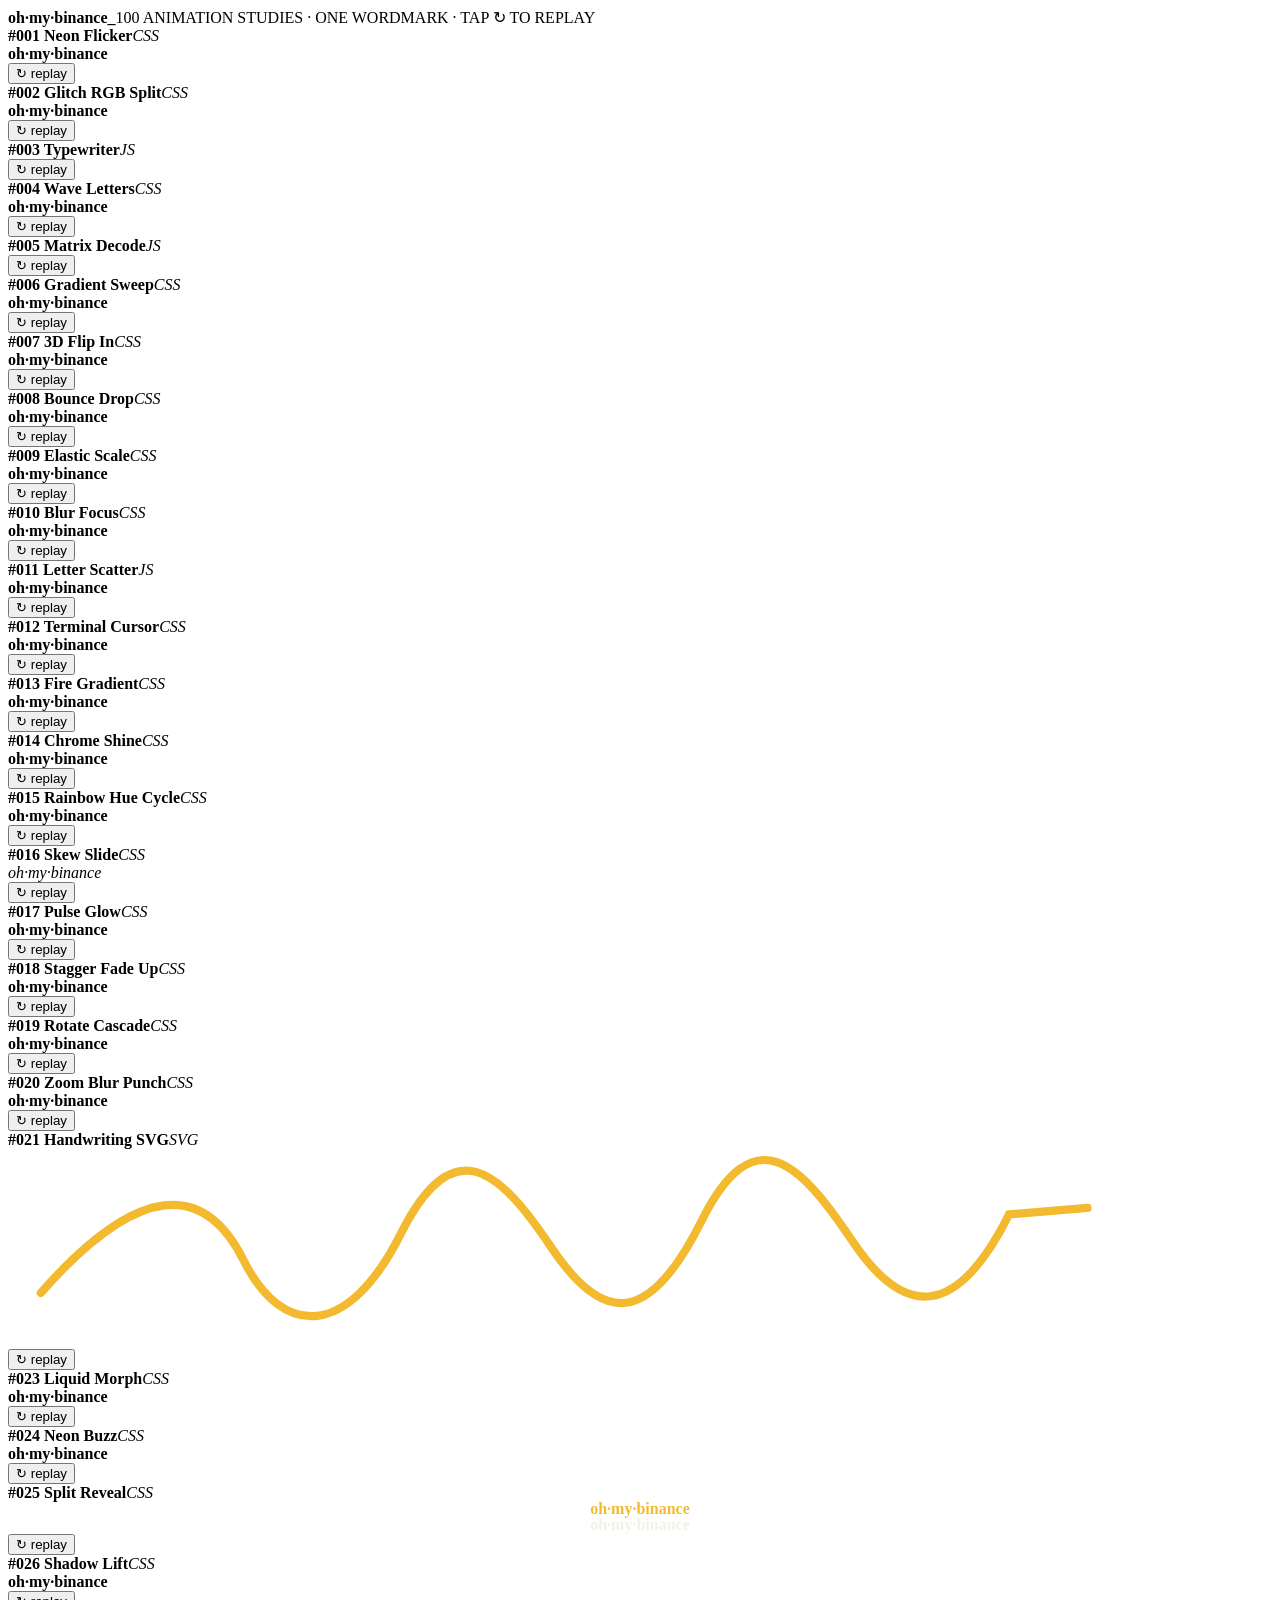
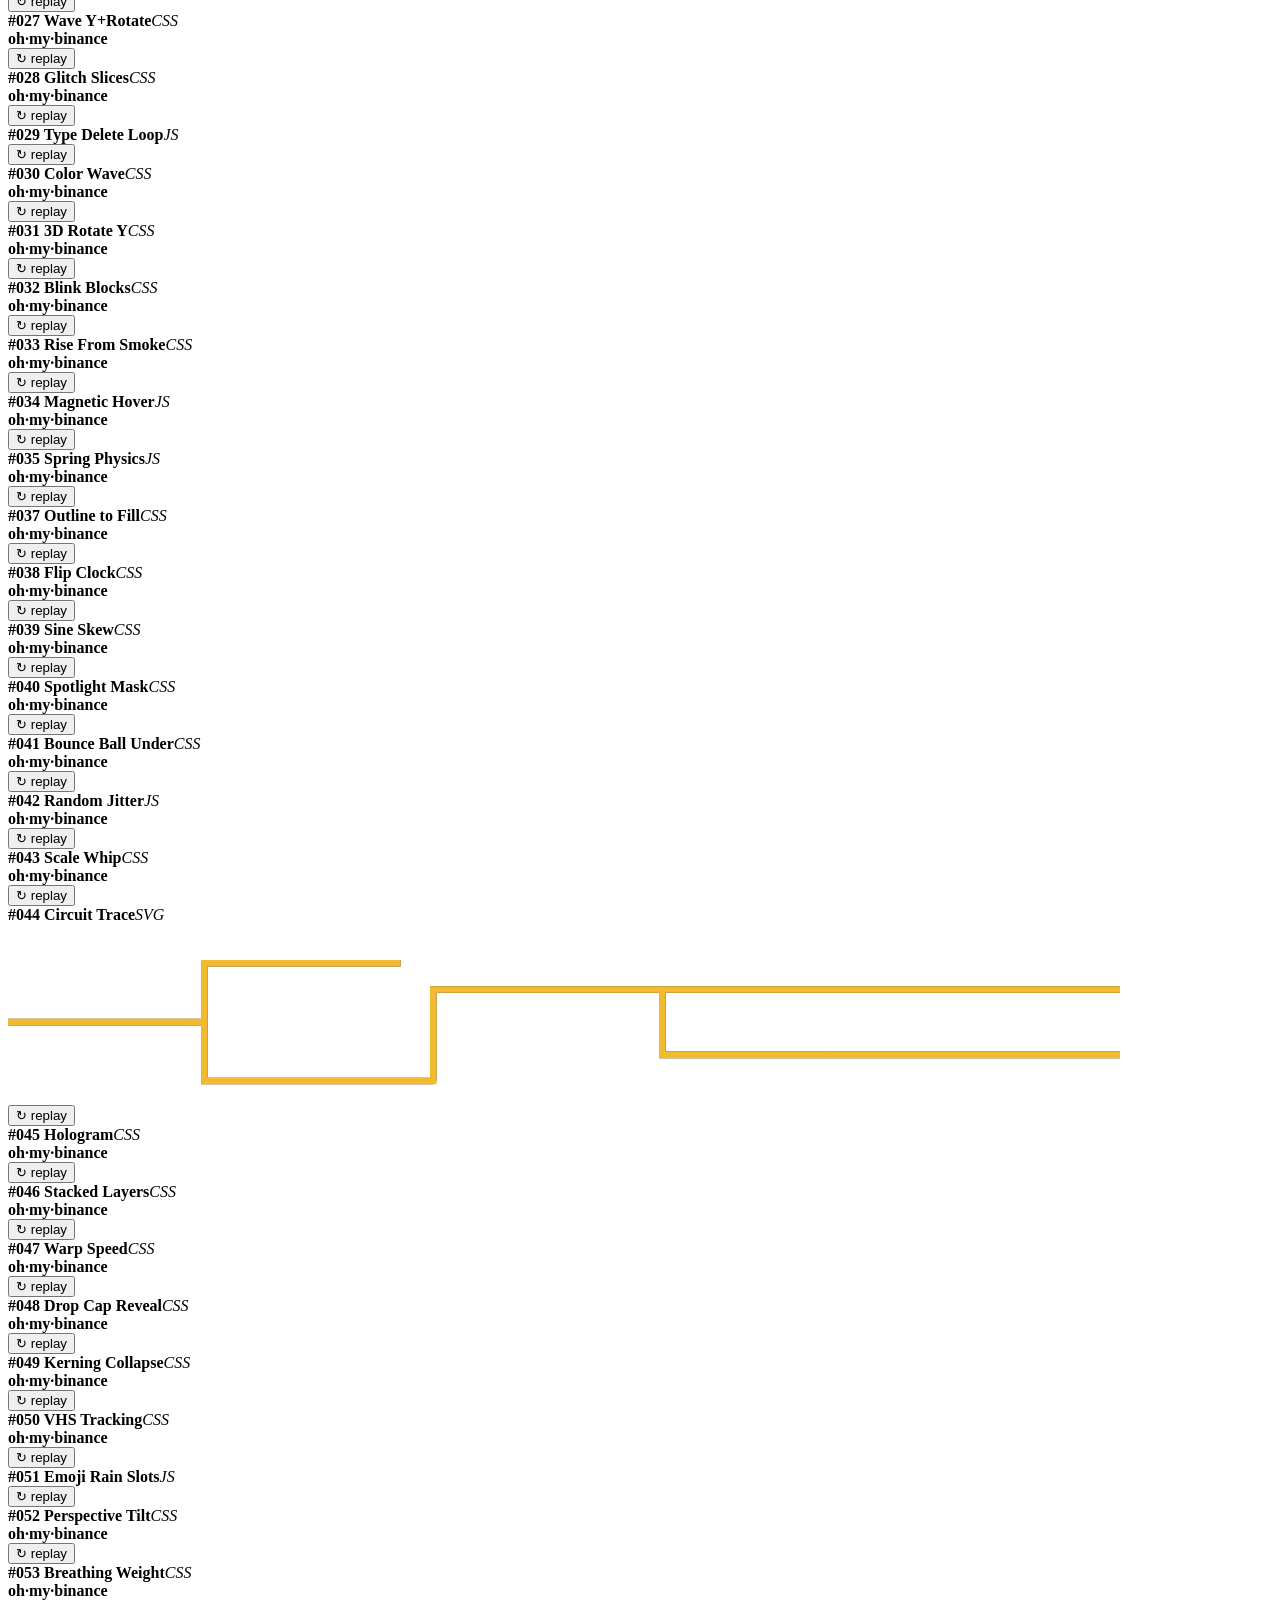
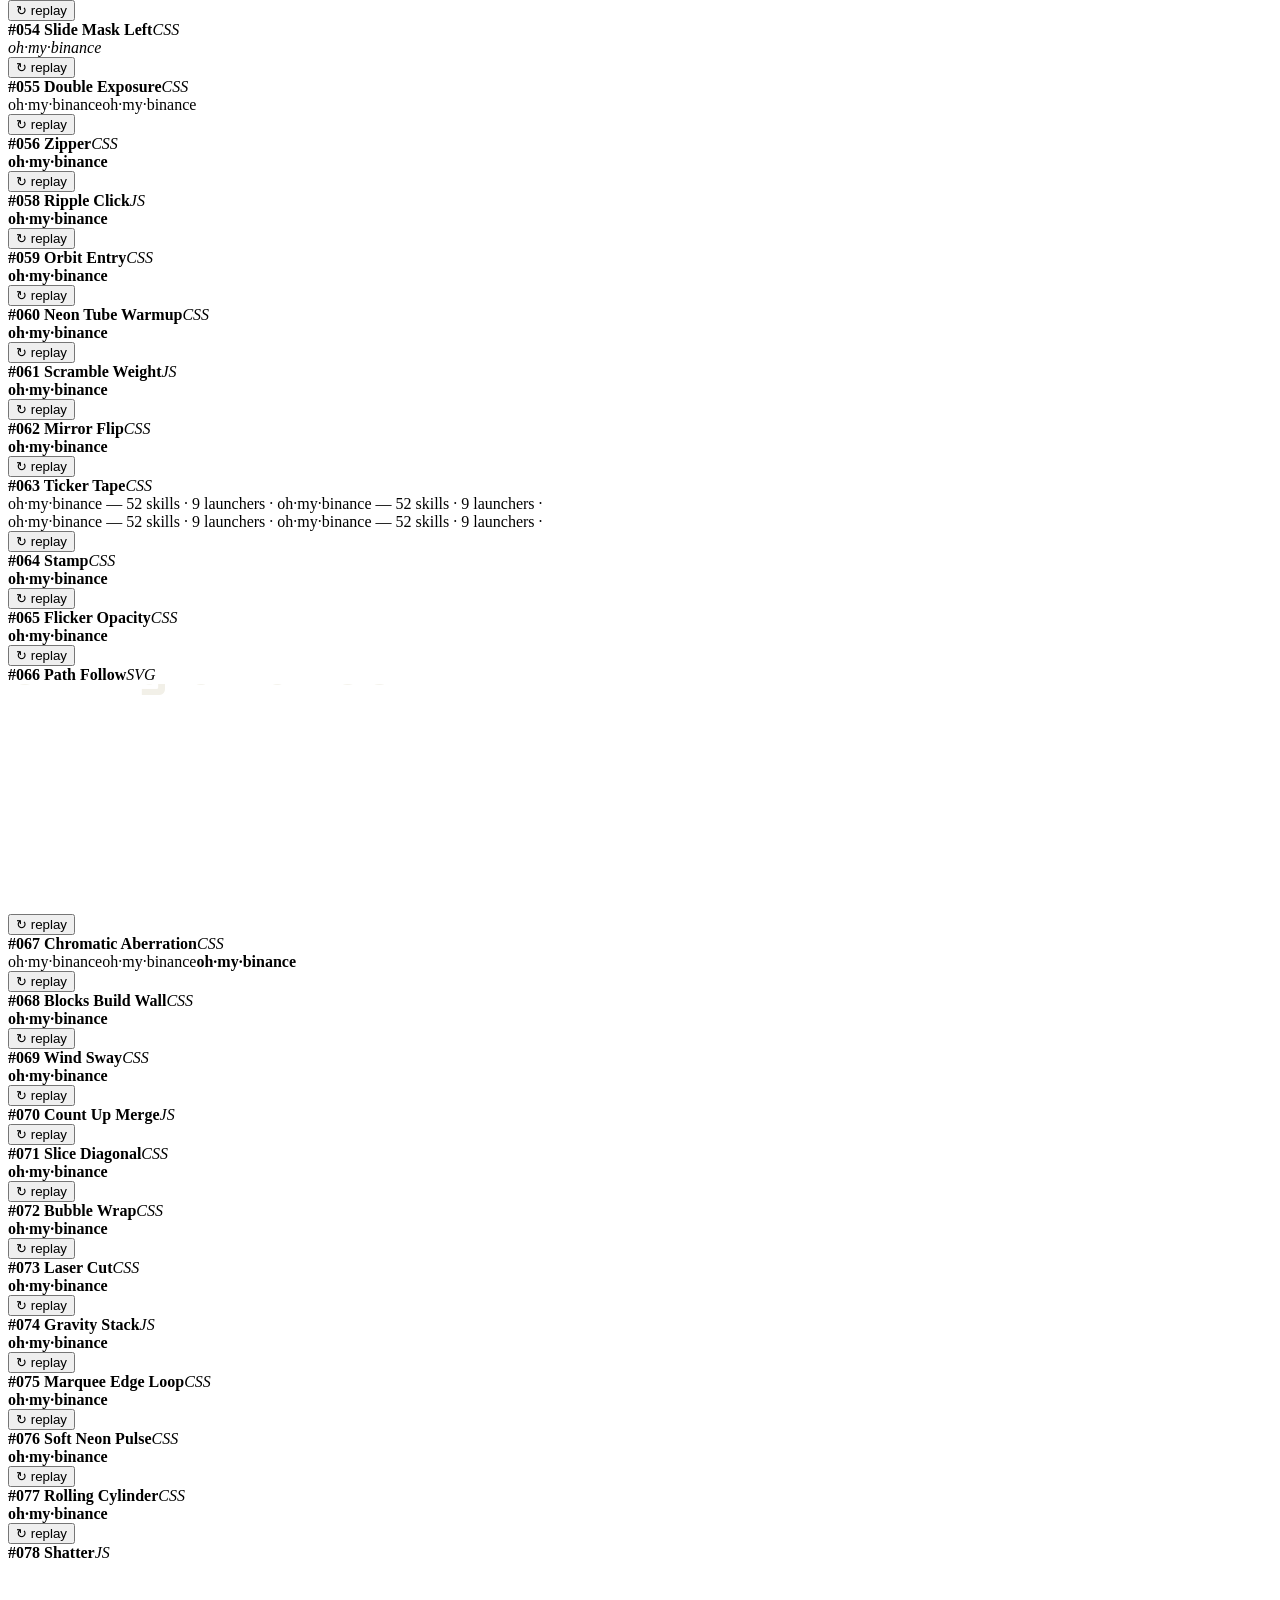
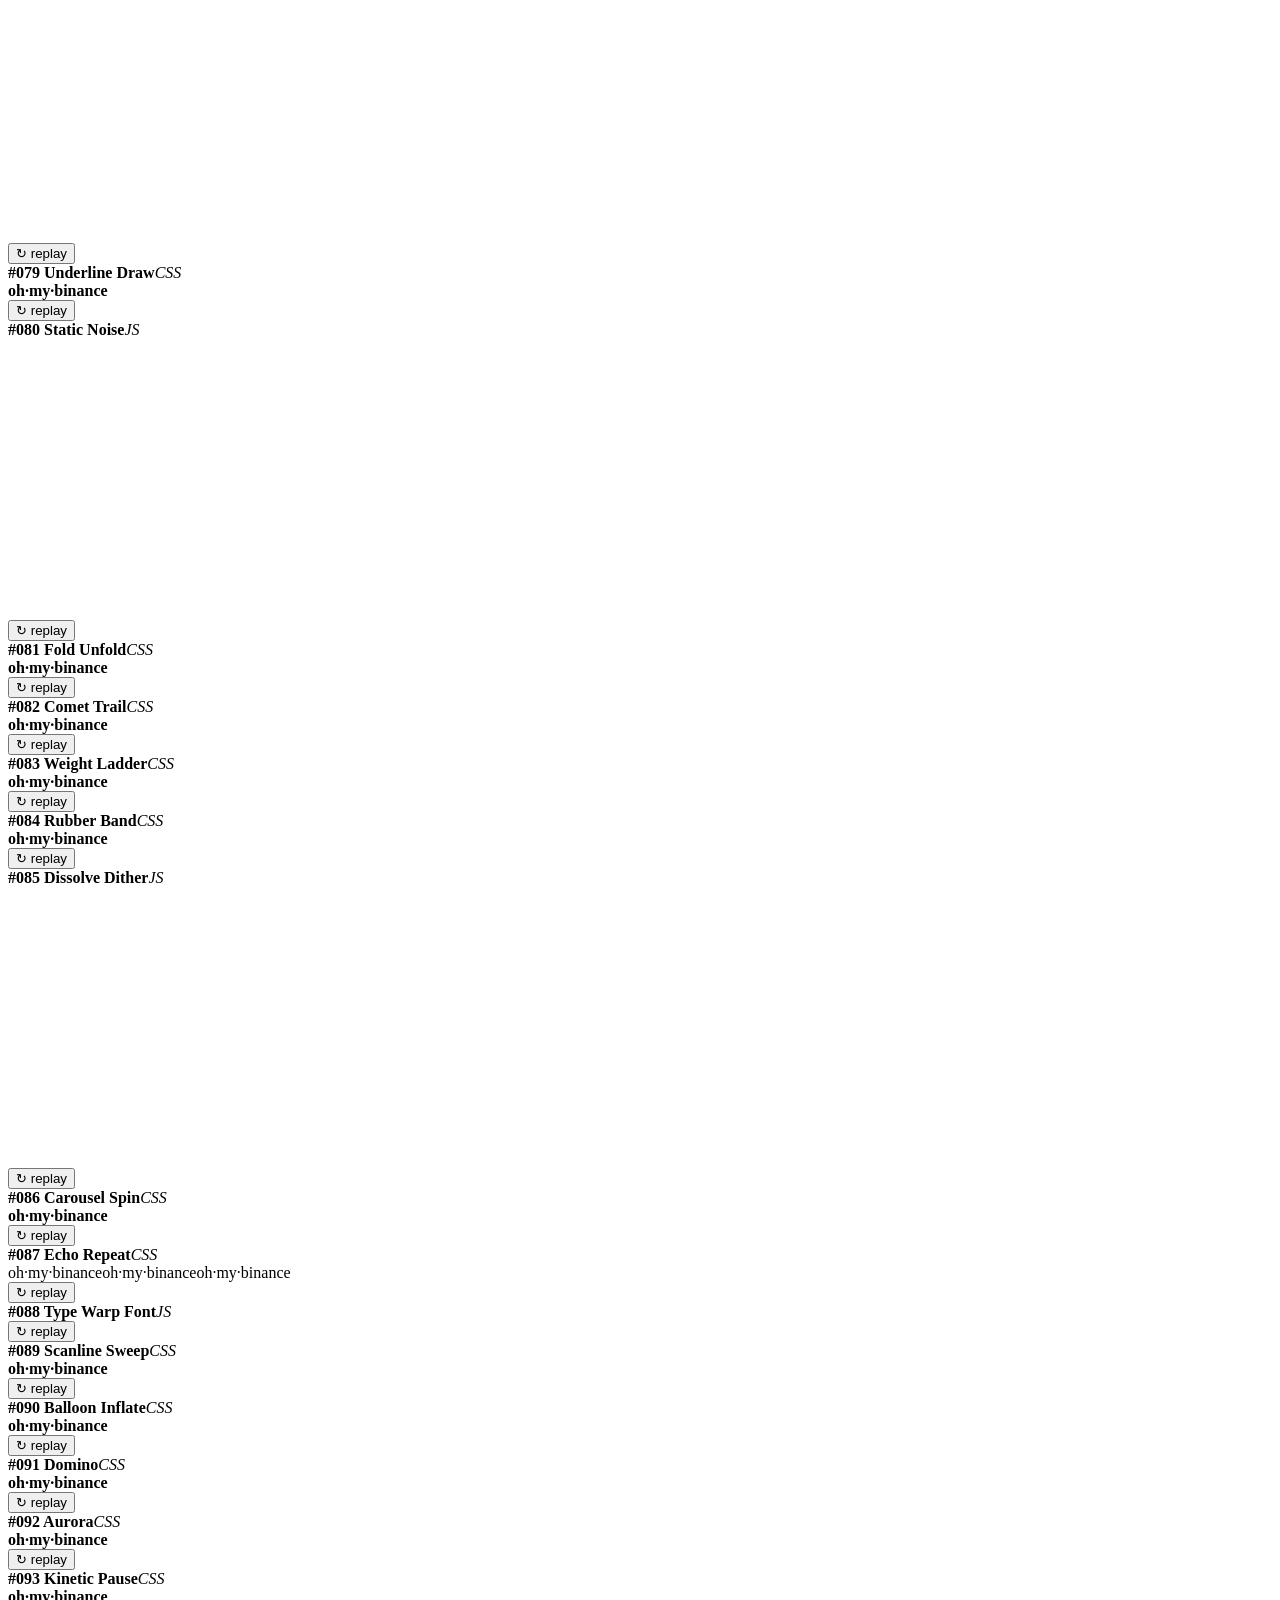
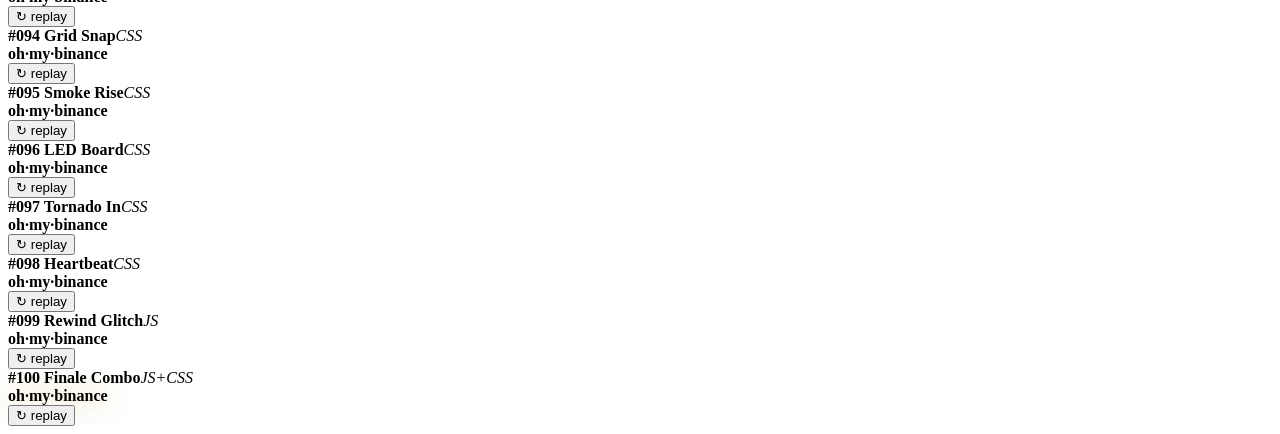
<file: data/_shell.html>
<!DOCTYPE html>
<html lang="en">
<head>
<meta charset="UTF-8">
<meta name="viewport" content="width=device-width, initial-scale=1.0">
<title>oh·my·binance — 100 Animations</title>
<link rel="preconnect" href="https://fonts.googleapis.com">
<link href="https://fonts.googleapis.com/css2?family=Space+Grotesk:wght@300;500;700;800&family=Inter:wght@400;600&family=JetBrains+Mono:wght@400;600&display=swap" rel="stylesheet">
<style>
__CSS__
/* word-split helpers */
.txt b.L{opacity:1}
.mono{font-family:'JetBrains Mono',monospace}
.trace{stroke-dasharray:900;stroke-dashoffset:900;animation:tr44 2.4s ease forwards}
@keyframes tr44{to{stroke-dashoffset:0}}
</style>
</head>
<body>
<header><b>oh·my·binance_</b><span>100 ANIMATION STUDIES · ONE WORDMARK · TAP ↻ TO REPLAY</span></header>
<div class="grid" id="grid"><div class="card"><div class="label"><b>#001 Neon Flicker</b><i>CSS</i></div>
<div class="stage" id="1"><div class="txt"><b class="L0">o</b><b class="L1">h</b><b class="L2">·</b><b class="L3">m</b><b class="L4">y</b><b class="L5">·</b><b class="L6">b</b><b class="L7">i</b><b class="L8">n</b><b class="L9">a</b><b class="L10">n</b><b class="L11">c</b><b class="L12">e</b></div></div>
<button class="replay" data-n="1" data-t="CSS">↻ replay</button></div>
<div class="card"><div class="label"><b>#002 Glitch RGB Split</b><i>CSS</i></div>
<div class="stage" id="2"><div class="txt"><b class="L0">o</b><b class="L1">h</b><b class="L2">·</b><b class="L3">m</b><b class="L4">y</b><b class="L5">·</b><b class="L6">b</b><b class="L7">i</b><b class="L8">n</b><b class="L9">a</b><b class="L10">n</b><b class="L11">c</b><b class="L12">e</b></div></div>
<button class="replay" data-n="2" data-t="CSS">↻ replay</button></div>
<div class="card"><div class="label"><b>#003 Typewriter</b><i>JS</i></div>
<div class="stage" id="3"><div class="txt mono" id="j3" style="font-family:'JetBrains Mono',monospace;font-size:1rem"></div></div>
<button class="replay" data-n="3" data-t="JS">↻ replay</button></div>
<div class="card"><div class="label"><b>#004 Wave Letters</b><i>CSS</i></div>
<div class="stage" id="4"><div class="txt"><b class="L0">o</b><b class="L1">h</b><b class="L2">·</b><b class="L3">m</b><b class="L4">y</b><b class="L5">·</b><b class="L6">b</b><b class="L7">i</b><b class="L8">n</b><b class="L9">a</b><b class="L10">n</b><b class="L11">c</b><b class="L12">e</b></div></div>
<button class="replay" data-n="4" data-t="CSS">↻ replay</button></div>
<div class="card"><div class="label"><b>#005 Matrix Decode</b><i>JS</i></div>
<div class="stage" id="5"><div class="txt mono" id="j5" style="font-family:'JetBrains Mono',monospace;color:#57d18a;font-size:1rem"></div></div>
<button class="replay" data-n="5" data-t="JS">↻ replay</button></div>
<div class="card"><div class="label"><b>#006 Gradient Sweep</b><i>CSS</i></div>
<div class="stage" id="6"><div class="txt"><b class="L0">o</b><b class="L1">h</b><b class="L2">·</b><b class="L3">m</b><b class="L4">y</b><b class="L5">·</b><b class="L6">b</b><b class="L7">i</b><b class="L8">n</b><b class="L9">a</b><b class="L10">n</b><b class="L11">c</b><b class="L12">e</b></div></div>
<button class="replay" data-n="6" data-t="CSS">↻ replay</button></div>
<div class="card"><div class="label"><b>#007 3D Flip In</b><i>CSS</i></div>
<div class="stage" id="7"><div class="txt"><b class="L0">o</b><b class="L1">h</b><b class="L2">·</b><b class="L3">m</b><b class="L4">y</b><b class="L5">·</b><b class="L6">b</b><b class="L7">i</b><b class="L8">n</b><b class="L9">a</b><b class="L10">n</b><b class="L11">c</b><b class="L12">e</b></div></div>
<button class="replay" data-n="7" data-t="CSS">↻ replay</button></div>
<div class="card"><div class="label"><b>#008 Bounce Drop</b><i>CSS</i></div>
<div class="stage" id="8"><div class="txt"><b class="L0">o</b><b class="L1">h</b><b class="L2">·</b><b class="L3">m</b><b class="L4">y</b><b class="L5">·</b><b class="L6">b</b><b class="L7">i</b><b class="L8">n</b><b class="L9">a</b><b class="L10">n</b><b class="L11">c</b><b class="L12">e</b></div></div>
<button class="replay" data-n="8" data-t="CSS">↻ replay</button></div>
<div class="card"><div class="label"><b>#009 Elastic Scale</b><i>CSS</i></div>
<div class="stage" id="9"><div class="txt"><b class="L0">o</b><b class="L1">h</b><b class="L2">·</b><b class="L3">m</b><b class="L4">y</b><b class="L5">·</b><b class="L6">b</b><b class="L7">i</b><b class="L8">n</b><b class="L9">a</b><b class="L10">n</b><b class="L11">c</b><b class="L12">e</b></div></div>
<button class="replay" data-n="9" data-t="CSS">↻ replay</button></div>
<div class="card"><div class="label"><b>#010 Blur Focus</b><i>CSS</i></div>
<div class="stage" id="10"><div class="txt"><b class="L0">o</b><b class="L1">h</b><b class="L2">·</b><b class="L3">m</b><b class="L4">y</b><b class="L5">·</b><b class="L6">b</b><b class="L7">i</b><b class="L8">n</b><b class="L9">a</b><b class="L10">n</b><b class="L11">c</b><b class="L12">e</b></div></div>
<button class="replay" data-n="10" data-t="CSS">↻ replay</button></div>
<div class="card"><div class="label"><b>#011 Letter Scatter</b><i>JS</i></div>
<div class="stage" id="11"><div class="txt" id="j11"><b class="L0">o</b><b class="L1">h</b><b class="L2">·</b><b class="L3">m</b><b class="L4">y</b><b class="L5">·</b><b class="L6">b</b><b class="L7">i</b><b class="L8">n</b><b class="L9">a</b><b class="L10">n</b><b class="L11">c</b><b class="L12">e</b></div></div>
<button class="replay" data-n="11" data-t="JS">↻ replay</button></div>
<div class="card"><div class="label"><b>#012 Terminal Cursor</b><i>CSS</i></div>
<div class="stage" id="12"><div class="txt"><b class="L0">o</b><b class="L1">h</b><b class="L2">·</b><b class="L3">m</b><b class="L4">y</b><b class="L5">·</b><b class="L6">b</b><b class="L7">i</b><b class="L8">n</b><b class="L9">a</b><b class="L10">n</b><b class="L11">c</b><b class="L12">e</b></div></div>
<button class="replay" data-n="12" data-t="CSS">↻ replay</button></div>
<div class="card"><div class="label"><b>#013 Fire Gradient</b><i>CSS</i></div>
<div class="stage" id="13"><div class="txt"><b class="L0">o</b><b class="L1">h</b><b class="L2">·</b><b class="L3">m</b><b class="L4">y</b><b class="L5">·</b><b class="L6">b</b><b class="L7">i</b><b class="L8">n</b><b class="L9">a</b><b class="L10">n</b><b class="L11">c</b><b class="L12">e</b></div></div>
<button class="replay" data-n="13" data-t="CSS">↻ replay</button></div>
<div class="card"><div class="label"><b>#014 Chrome Shine</b><i>CSS</i></div>
<div class="stage" id="14"><div class="txt"><b class="L0">o</b><b class="L1">h</b><b class="L2">·</b><b class="L3">m</b><b class="L4">y</b><b class="L5">·</b><b class="L6">b</b><b class="L7">i</b><b class="L8">n</b><b class="L9">a</b><b class="L10">n</b><b class="L11">c</b><b class="L12">e</b></div></div>
<button class="replay" data-n="14" data-t="CSS">↻ replay</button></div>
<div class="card"><div class="label"><b>#015 Rainbow Hue Cycle</b><i>CSS</i></div>
<div class="stage" id="15"><div class="txt"><b class="L0">o</b><b class="L1">h</b><b class="L2">·</b><b class="L3">m</b><b class="L4">y</b><b class="L5">·</b><b class="L6">b</b><b class="L7">i</b><b class="L8">n</b><b class="L9">a</b><b class="L10">n</b><b class="L11">c</b><b class="L12">e</b></div></div>
<button class="replay" data-n="15" data-t="CSS">↻ replay</button></div>
<div class="card"><div class="label"><b>#016 Skew Slide</b><i>CSS</i></div>
<div class="stage" id="16"><div class="txt"><span class="w"><i>oh·my·</i></span><span class="w"><i>binance</i></span></div></div>
<button class="replay" data-n="16" data-t="CSS">↻ replay</button></div>
<div class="card"><div class="label"><b>#017 Pulse Glow</b><i>CSS</i></div>
<div class="stage" id="17"><div class="txt"><b class="L0">o</b><b class="L1">h</b><b class="L2">·</b><b class="L3">m</b><b class="L4">y</b><b class="L5">·</b><b class="L6">b</b><b class="L7">i</b><b class="L8">n</b><b class="L9">a</b><b class="L10">n</b><b class="L11">c</b><b class="L12">e</b></div></div>
<button class="replay" data-n="17" data-t="CSS">↻ replay</button></div>
<div class="card"><div class="label"><b>#018 Stagger Fade Up</b><i>CSS</i></div>
<div class="stage" id="18"><div class="txt"><b class="L0">o</b><b class="L1">h</b><b class="L2">·</b><b class="L3">m</b><b class="L4">y</b><b class="L5">·</b><b class="L6">b</b><b class="L7">i</b><b class="L8">n</b><b class="L9">a</b><b class="L10">n</b><b class="L11">c</b><b class="L12">e</b></div></div>
<button class="replay" data-n="18" data-t="CSS">↻ replay</button></div>
<div class="card"><div class="label"><b>#019 Rotate Cascade</b><i>CSS</i></div>
<div class="stage" id="19"><div class="txt"><b class="L0">o</b><b class="L1">h</b><b class="L2">·</b><b class="L3">m</b><b class="L4">y</b><b class="L5">·</b><b class="L6">b</b><b class="L7">i</b><b class="L8">n</b><b class="L9">a</b><b class="L10">n</b><b class="L11">c</b><b class="L12">e</b></div></div>
<button class="replay" data-n="19" data-t="CSS">↻ replay</button></div>
<div class="card"><div class="label"><b>#020 Zoom Blur Punch</b><i>CSS</i></div>
<div class="stage" id="20"><div class="txt"><b class="L0">o</b><b class="L1">h</b><b class="L2">·</b><b class="L3">m</b><b class="L4">y</b><b class="L5">·</b><b class="L6">b</b><b class="L7">i</b><b class="L8">n</b><b class="L9">a</b><b class="L10">n</b><b class="L11">c</b><b class="L12">e</b></div></div>
<button class="replay" data-n="20" data-t="CSS">↻ replay</button></div>
<div class="card"><div class="label"><b>#021 Handwriting SVG</b><i>SVG</i></div>
<div class="stage" id="21"><svg viewBox="0 0 340 60" style="width:88%;height:auto" id="s21"><path id="p21" d="M10 44 C40 10,60 10,72 34 S104 58,120 26 S150 6,166 30 S196 54,212 22 S242 4,258 28 S290 52,306 20 L330 18" fill="none" stroke="#f3ba2f" stroke-width="2.5" stroke-linecap="round"/><text x="170" y="56" text-anchor="middle" fill="#8b909a" font-size="9" font-family="JetBrains Mono" opacity="0" id="t21">oh·my·binance</text></svg></div>
<button class="replay" data-n="21" data-t="SVG">↻ replay</button></div>
<div class="card"><div class="label"><b>#023 Liquid Morph</b><i>CSS</i></div>
<div class="stage" id="23"><div class="blob"></div><div class="txt"><b class="L0">o</b><b class="L1">h</b><b class="L2">·</b><b class="L3">m</b><b class="L4">y</b><b class="L5">·</b><b class="L6">b</b><b class="L7">i</b><b class="L8">n</b><b class="L9">a</b><b class="L10">n</b><b class="L11">c</b><b class="L12">e</b></div></div>
<button class="replay" data-n="23" data-t="CSS">↻ replay</button></div>
<div class="card"><div class="label"><b>#024 Neon Buzz</b><i>CSS</i></div>
<div class="stage" id="24"><div class="txt"><b class="L0">o</b><b class="L1">h</b><b class="L2">·</b><b class="L3">m</b><b class="L4">y</b><b class="L5">·</b><b class="L6">b</b><b class="L7">i</b><b class="L8">n</b><b class="L9">a</b><b class="L10">n</b><b class="L11">c</b><b class="L12">e</b></div></div>
<button class="replay" data-n="24" data-t="CSS">↻ replay</button></div>
<div class="card"><div class="label"><b>#025 Split Reveal</b><i>CSS</i></div>
<div class="stage" id="25"><div class="txt" style="line-height:.9;text-align:center;display:block"><span class="top" style="display:block;overflow:hidden;height:1em"><b style="color:#f3ba2f">oh·my·binance</b></span><span class="bot" style="display:block;height:1em"><b style="color:#f2f0e8">oh·my·binance</b></span></div></div>
<button class="replay" data-n="25" data-t="CSS">↻ replay</button></div>
<div class="card"><div class="label"><b>#026 Shadow Lift</b><i>CSS</i></div>
<div class="stage" id="26"><div class="txt"><b class="L0">o</b><b class="L1">h</b><b class="L2">·</b><b class="L3">m</b><b class="L4">y</b><b class="L5">·</b><b class="L6">b</b><b class="L7">i</b><b class="L8">n</b><b class="L9">a</b><b class="L10">n</b><b class="L11">c</b><b class="L12">e</b></div></div>
<button class="replay" data-n="26" data-t="CSS">↻ replay</button></div>
<div class="card"><div class="label"><b>#027 Wave Y+Rotate</b><i>CSS</i></div>
<div class="stage" id="27"><div class="txt"><b class="L0">o</b><b class="L1">h</b><b class="L2">·</b><b class="L3">m</b><b class="L4">y</b><b class="L5">·</b><b class="L6">b</b><b class="L7">i</b><b class="L8">n</b><b class="L9">a</b><b class="L10">n</b><b class="L11">c</b><b class="L12">e</b></div></div>
<button class="replay" data-n="27" data-t="CSS">↻ replay</button></div>
<div class="card"><div class="label"><b>#028 Glitch Slices</b><i>CSS</i></div>
<div class="stage" id="28"><div class="txt"><b class="L0">o</b><b class="L1">h</b><b class="L2">·</b><b class="L3">m</b><b class="L4">y</b><b class="L5">·</b><b class="L6">b</b><b class="L7">i</b><b class="L8">n</b><b class="L9">a</b><b class="L10">n</b><b class="L11">c</b><b class="L12">e</b></div></div>
<button class="replay" data-n="28" data-t="CSS">↻ replay</button></div>
<div class="card"><div class="label"><b>#029 Type Delete Loop</b><i>JS</i></div>
<div class="stage" id="29"><div class="txt mono" id="j29" style="font-family:'JetBrains Mono',monospace;font-size:1rem"></div></div>
<button class="replay" data-n="29" data-t="JS">↻ replay</button></div>
<div class="card"><div class="label"><b>#030 Color Wave</b><i>CSS</i></div>
<div class="stage" id="30"><div class="txt"><b class="L0">o</b><b class="L1">h</b><b class="L2">·</b><b class="L3">m</b><b class="L4">y</b><b class="L5">·</b><b class="L6">b</b><b class="L7">i</b><b class="L8">n</b><b class="L9">a</b><b class="L10">n</b><b class="L11">c</b><b class="L12">e</b></div></div>
<button class="replay" data-n="30" data-t="CSS">↻ replay</button></div>
<div class="card"><div class="label"><b>#031 3D Rotate Y</b><i>CSS</i></div>
<div class="stage" id="31"><div class="txt"><b class="L0">o</b><b class="L1">h</b><b class="L2">·</b><b class="L3">m</b><b class="L4">y</b><b class="L5">·</b><b class="L6">b</b><b class="L7">i</b><b class="L8">n</b><b class="L9">a</b><b class="L10">n</b><b class="L11">c</b><b class="L12">e</b></div></div>
<button class="replay" data-n="31" data-t="CSS">↻ replay</button></div>
<div class="card"><div class="label"><b>#032 Blink Blocks</b><i>CSS</i></div>
<div class="stage" id="32"><div class="txt"><b class="L0">o</b><b class="L1">h</b><b class="L2">·</b><b class="L3">m</b><b class="L4">y</b><b class="L5">·</b><b class="L6">b</b><b class="L7">i</b><b class="L8">n</b><b class="L9">a</b><b class="L10">n</b><b class="L11">c</b><b class="L12">e</b></div></div>
<button class="replay" data-n="32" data-t="CSS">↻ replay</button></div>
<div class="card"><div class="label"><b>#033 Rise From Smoke</b><i>CSS</i></div>
<div class="stage" id="33"><div class="txt"><b class="L0">o</b><b class="L1">h</b><b class="L2">·</b><b class="L3">m</b><b class="L4">y</b><b class="L5">·</b><b class="L6">b</b><b class="L7">i</b><b class="L8">n</b><b class="L9">a</b><b class="L10">n</b><b class="L11">c</b><b class="L12">e</b></div></div>
<button class="replay" data-n="33" data-t="CSS">↻ replay</button></div>
<div class="card"><div class="label"><b>#034 Magnetic Hover</b><i>JS</i></div>
<div class="stage" id="34"><div class="txt" id="j34" style="cursor:default"><b class="L0">o</b><b class="L1">h</b><b class="L2">·</b><b class="L3">m</b><b class="L4">y</b><b class="L5">·</b><b class="L6">b</b><b class="L7">i</b><b class="L8">n</b><b class="L9">a</b><b class="L10">n</b><b class="L11">c</b><b class="L12">e</b></div></div>
<button class="replay" data-n="34" data-t="JS">↻ replay</button></div>
<div class="card"><div class="label"><b>#035 Spring Physics</b><i>JS</i></div>
<div class="stage" id="35"><div class="txt" id="j35"><b class="L0">o</b><b class="L1">h</b><b class="L2">·</b><b class="L3">m</b><b class="L4">y</b><b class="L5">·</b><b class="L6">b</b><b class="L7">i</b><b class="L8">n</b><b class="L9">a</b><b class="L10">n</b><b class="L11">c</b><b class="L12">e</b></div></div>
<button class="replay" data-n="35" data-t="JS">↻ replay</button></div>
<div class="card"><div class="label"><b>#037 Outline to Fill</b><i>CSS</i></div>
<div class="stage" id="37"><div class="txt"><b class="L0">o</b><b class="L1">h</b><b class="L2">·</b><b class="L3">m</b><b class="L4">y</b><b class="L5">·</b><b class="L6">b</b><b class="L7">i</b><b class="L8">n</b><b class="L9">a</b><b class="L10">n</b><b class="L11">c</b><b class="L12">e</b></div></div>
<button class="replay" data-n="37" data-t="CSS">↻ replay</button></div>
<div class="card"><div class="label"><b>#038 Flip Clock</b><i>CSS</i></div>
<div class="stage" id="38"><div class="txt"><b class="L0">o</b><b class="L1">h</b><b class="L2">·</b><b class="L3">m</b><b class="L4">y</b><b class="L5">·</b><b class="L6">b</b><b class="L7">i</b><b class="L8">n</b><b class="L9">a</b><b class="L10">n</b><b class="L11">c</b><b class="L12">e</b></div></div>
<button class="replay" data-n="38" data-t="CSS">↻ replay</button></div>
<div class="card"><div class="label"><b>#039 Sine Skew</b><i>CSS</i></div>
<div class="stage" id="39"><div class="txt"><b class="L0">o</b><b class="L1">h</b><b class="L2">·</b><b class="L3">m</b><b class="L4">y</b><b class="L5">·</b><b class="L6">b</b><b class="L7">i</b><b class="L8">n</b><b class="L9">a</b><b class="L10">n</b><b class="L11">c</b><b class="L12">e</b></div></div>
<button class="replay" data-n="39" data-t="CSS">↻ replay</button></div>
<div class="card"><div class="label"><b>#040 Spotlight Mask</b><i>CSS</i></div>
<div class="stage" id="40"><div class="txt"><b class="L0">o</b><b class="L1">h</b><b class="L2">·</b><b class="L3">m</b><b class="L4">y</b><b class="L5">·</b><b class="L6">b</b><b class="L7">i</b><b class="L8">n</b><b class="L9">a</b><b class="L10">n</b><b class="L11">c</b><b class="L12">e</b></div></div>
<button class="replay" data-n="40" data-t="CSS">↻ replay</button></div>
<div class="card"><div class="label"><b>#041 Bounce Ball Under</b><i>CSS</i></div>
<div class="stage" id="41"><div class="txt"><b class="L0">o</b><b class="L1">h</b><b class="L2">·</b><b class="L3">m</b><b class="L4">y</b><b class="L5">·</b><b class="L6">b</b><b class="L7">i</b><b class="L8">n</b><b class="L9">a</b><b class="L10">n</b><b class="L11">c</b><b class="L12">e</b></div><div class="ball"></div></div>
<button class="replay" data-n="41" data-t="CSS">↻ replay</button></div>
<div class="card"><div class="label"><b>#042 Random Jitter</b><i>JS</i></div>
<div class="stage" id="42"><div class="txt" id="j42"><b class="L0">o</b><b class="L1">h</b><b class="L2">·</b><b class="L3">m</b><b class="L4">y</b><b class="L5">·</b><b class="L6">b</b><b class="L7">i</b><b class="L8">n</b><b class="L9">a</b><b class="L10">n</b><b class="L11">c</b><b class="L12">e</b></div></div>
<button class="replay" data-n="42" data-t="JS">↻ replay</button></div>
<div class="card"><div class="label"><b>#043 Scale Whip</b><i>CSS</i></div>
<div class="stage" id="43"><div class="txt"><b class="L0">o</b><b class="L1">h</b><b class="L2">·</b><b class="L3">m</b><b class="L4">y</b><b class="L5">·</b><b class="L6">b</b><b class="L7">i</b><b class="L8">n</b><b class="L9">a</b><b class="L10">n</b><b class="L11">c</b><b class="L12">e</b></div></div>
<button class="replay" data-n="43" data-t="CSS">↻ replay</button></div>
<div class="card"><div class="label"><b>#044 Circuit Trace</b><i>SVG</i></div>
<div class="stage" id="44"><svg viewBox="0 0 340 60" style="width:88%;height:auto"><path d="M0 30 H60 M60 30 V12 H120 M60 30 V48 H130 M130 48 V20 H200 M200 20 H340 M200 20 V40 H250 M250 40 H340" fill="none" stroke="#262a31" stroke-width="2"/><path id="trace44" d="M0 30 H60 V12 H120 M0 30 H60 V48 H130 V20 H200 H340 M200 20 V40 H250 H340" fill="none" stroke="#f3ba2f" stroke-width="2" class="trace"/></svg><div class="txt" id="j44t" style="opacity:0;font-size:1rem;margin-top:-38px"><b class="L0">o</b><b class="L1">h</b><b class="L2">·</b><b class="L3">m</b><b class="L4">y</b><b class="L5">·</b><b class="L6">b</b><b class="L7">i</b><b class="L8">n</b><b class="L9">a</b><b class="L10">n</b><b class="L11">c</b><b class="L12">e</b></div></div>
<button class="replay" data-n="44" data-t="SVG">↻ replay</button></div>
<div class="card"><div class="label"><b>#045 Hologram</b><i>CSS</i></div>
<div class="stage" id="45"><div class="scan"></div><div class="txt"><b class="L0">o</b><b class="L1">h</b><b class="L2">·</b><b class="L3">m</b><b class="L4">y</b><b class="L5">·</b><b class="L6">b</b><b class="L7">i</b><b class="L8">n</b><b class="L9">a</b><b class="L10">n</b><b class="L11">c</b><b class="L12">e</b></div></div>
<button class="replay" data-n="45" data-t="CSS">↻ replay</button></div>
<div class="card"><div class="label"><b>#046 Stacked Layers</b><i>CSS</i></div>
<div class="stage" id="46"><div class="txt"><b class="L0">o</b><b class="L1">h</b><b class="L2">·</b><b class="L3">m</b><b class="L4">y</b><b class="L5">·</b><b class="L6">b</b><b class="L7">i</b><b class="L8">n</b><b class="L9">a</b><b class="L10">n</b><b class="L11">c</b><b class="L12">e</b></div></div>
<button class="replay" data-n="46" data-t="CSS">↻ replay</button></div>
<div class="card"><div class="label"><b>#047 Warp Speed</b><i>CSS</i></div>
<div class="stage" id="47"><div class="txt"><b class="L0">o</b><b class="L1">h</b><b class="L2">·</b><b class="L3">m</b><b class="L4">y</b><b class="L5">·</b><b class="L6">b</b><b class="L7">i</b><b class="L8">n</b><b class="L9">a</b><b class="L10">n</b><b class="L11">c</b><b class="L12">e</b></div></div>
<button class="replay" data-n="47" data-t="CSS">↻ replay</button></div>
<div class="card"><div class="label"><b>#048 Drop Cap Reveal</b><i>CSS</i></div>
<div class="stage" id="48"><div class="txt"><b class="L0">o</b><b class="L1">h</b><b class="L2">·</b><b class="L3">m</b><b class="L4">y</b><b class="L5">·</b><b class="L6">b</b><b class="L7">i</b><b class="L8">n</b><b class="L9">a</b><b class="L10">n</b><b class="L11">c</b><b class="L12">e</b></div></div>
<button class="replay" data-n="48" data-t="CSS">↻ replay</button></div>
<div class="card"><div class="label"><b>#049 Kerning Collapse</b><i>CSS</i></div>
<div class="stage" id="49"><div class="txt"><b class="L0">o</b><b class="L1">h</b><b class="L2">·</b><b class="L3">m</b><b class="L4">y</b><b class="L5">·</b><b class="L6">b</b><b class="L7">i</b><b class="L8">n</b><b class="L9">a</b><b class="L10">n</b><b class="L11">c</b><b class="L12">e</b></div></div>
<button class="replay" data-n="49" data-t="CSS">↻ replay</button></div>
<div class="card"><div class="label"><b>#050 VHS Tracking</b><i>CSS</i></div>
<div class="stage" id="50"><div class="bar"></div><div class="txt"><b class="L0">o</b><b class="L1">h</b><b class="L2">·</b><b class="L3">m</b><b class="L4">y</b><b class="L5">·</b><b class="L6">b</b><b class="L7">i</b><b class="L8">n</b><b class="L9">a</b><b class="L10">n</b><b class="L11">c</b><b class="L12">e</b></div></div>
<button class="replay" data-n="50" data-t="CSS">↻ replay</button></div>
<div class="card"><div class="label"><b>#051 Emoji Rain Slots</b><i>JS</i></div>
<div class="stage" id="51"><div class="txt mono" id="j51" style="font-size:1rem"></div></div>
<button class="replay" data-n="51" data-t="JS">↻ replay</button></div>
<div class="card"><div class="label"><b>#052 Perspective Tilt</b><i>CSS</i></div>
<div class="stage" id="52"><div class="txt"><b class="L0">o</b><b class="L1">h</b><b class="L2">·</b><b class="L3">m</b><b class="L4">y</b><b class="L5">·</b><b class="L6">b</b><b class="L7">i</b><b class="L8">n</b><b class="L9">a</b><b class="L10">n</b><b class="L11">c</b><b class="L12">e</b></div></div>
<button class="replay" data-n="52" data-t="CSS">↻ replay</button></div>
<div class="card"><div class="label"><b>#053 Breathing Weight</b><i>CSS</i></div>
<div class="stage" id="53"><div class="txt"><b class="L0">o</b><b class="L1">h</b><b class="L2">·</b><b class="L3">m</b><b class="L4">y</b><b class="L5">·</b><b class="L6">b</b><b class="L7">i</b><b class="L8">n</b><b class="L9">a</b><b class="L10">n</b><b class="L11">c</b><b class="L12">e</b></div></div>
<button class="replay" data-n="53" data-t="CSS">↻ replay</button></div>
<div class="card"><div class="label"><b>#054 Slide Mask Left</b><i>CSS</i></div>
<div class="stage" id="54"><div class="txt"><span class="w"><i>oh·my·binance</i></span></div></div>
<button class="replay" data-n="54" data-t="CSS">↻ replay</button></div>
<div class="card"><div class="label"><b>#055 Double Exposure</b><i>CSS</i></div>
<div class="stage" id="55"><div class="txt"><span class="ghost">oh·my·binance</span><span class="main">oh·my·binance</span></div></div>
<button class="replay" data-n="55" data-t="CSS">↻ replay</button></div>
<div class="card"><div class="label"><b>#056 Zipper</b><i>CSS</i></div>
<div class="stage" id="56"><div class="txt"><b class="L0">o</b><b class="L1">h</b><b class="L2">·</b><b class="L3">m</b><b class="L4">y</b><b class="L5">·</b><b class="L6">b</b><b class="L7">i</b><b class="L8">n</b><b class="L9">a</b><b class="L10">n</b><b class="L11">c</b><b class="L12">e</b></div></div>
<button class="replay" data-n="56" data-t="CSS">↻ replay</button></div>
<div class="card"><div class="label"><b>#058 Ripple Click</b><i>JS</i></div>
<div class="stage" id="58"><div class="txt" id="j58" title="tap me"><b class="L0">o</b><b class="L1">h</b><b class="L2">·</b><b class="L3">m</b><b class="L4">y</b><b class="L5">·</b><b class="L6">b</b><b class="L7">i</b><b class="L8">n</b><b class="L9">a</b><b class="L10">n</b><b class="L11">c</b><b class="L12">e</b></div></div>
<button class="replay" data-n="58" data-t="JS">↻ replay</button></div>
<div class="card"><div class="label"><b>#059 Orbit Entry</b><i>CSS</i></div>
<div class="stage" id="59"><div class="txt"><b class="L0">o</b><b class="L1">h</b><b class="L2">·</b><b class="L3">m</b><b class="L4">y</b><b class="L5">·</b><b class="L6">b</b><b class="L7">i</b><b class="L8">n</b><b class="L9">a</b><b class="L10">n</b><b class="L11">c</b><b class="L12">e</b></div></div>
<button class="replay" data-n="59" data-t="CSS">↻ replay</button></div>
<div class="card"><div class="label"><b>#060 Neon Tube Warmup</b><i>CSS</i></div>
<div class="stage" id="60"><div class="txt"><b class="L0">o</b><b class="L1">h</b><b class="L2">·</b><b class="L3">m</b><b class="L4">y</b><b class="L5">·</b><b class="L6">b</b><b class="L7">i</b><b class="L8">n</b><b class="L9">a</b><b class="L10">n</b><b class="L11">c</b><b class="L12">e</b></div></div>
<button class="replay" data-n="60" data-t="CSS">↻ replay</button></div>
<div class="card"><div class="label"><b>#061 Scramble Weight</b><i>JS</i></div>
<div class="stage" id="61"><div class="txt" id="j61"><b class="L0">o</b><b class="L1">h</b><b class="L2">·</b><b class="L3">m</b><b class="L4">y</b><b class="L5">·</b><b class="L6">b</b><b class="L7">i</b><b class="L8">n</b><b class="L9">a</b><b class="L10">n</b><b class="L11">c</b><b class="L12">e</b></div></div>
<button class="replay" data-n="61" data-t="JS">↻ replay</button></div>
<div class="card"><div class="label"><b>#062 Mirror Flip</b><i>CSS</i></div>
<div class="stage" id="62"><div class="txt"><b class="L0">o</b><b class="L1">h</b><b class="L2">·</b><b class="L3">m</b><b class="L4">y</b><b class="L5">·</b><b class="L6">b</b><b class="L7">i</b><b class="L8">n</b><b class="L9">a</b><b class="L10">n</b><b class="L11">c</b><b class="L12">e</b></div></div>
<button class="replay" data-n="62" data-t="CSS">↻ replay</button></div>
<div class="card"><div class="label"><b>#063 Ticker Tape</b><i>CSS</i></div>
<div class="stage" id="63"><div class="box"><div class="track"><div class="seg">oh·my·binance — 52 skills · 9 launchers · oh·my·binance — 52 skills · 9 launchers · </div><div class="seg">oh·my·binance — 52 skills · 9 launchers · oh·my·binance — 52 skills · 9 launchers · </div></div></div></div>
<button class="replay" data-n="63" data-t="CSS">↻ replay</button></div>
<div class="card"><div class="label"><b>#064 Stamp</b><i>CSS</i></div>
<div class="stage" id="64"><div class="txt"><b class="L0">o</b><b class="L1">h</b><b class="L2">·</b><b class="L3">m</b><b class="L4">y</b><b class="L5">·</b><b class="L6">b</b><b class="L7">i</b><b class="L8">n</b><b class="L9">a</b><b class="L10">n</b><b class="L11">c</b><b class="L12">e</b></div></div>
<button class="replay" data-n="64" data-t="CSS">↻ replay</button></div>
<div class="card"><div class="label"><b>#065 Flicker Opacity</b><i>CSS</i></div>
<div class="stage" id="65"><div class="txt"><b class="L0">o</b><b class="L1">h</b><b class="L2">·</b><b class="L3">m</b><b class="L4">y</b><b class="L5">·</b><b class="L6">b</b><b class="L7">i</b><b class="L8">n</b><b class="L9">a</b><b class="L10">n</b><b class="L11">c</b><b class="L12">e</b></div></div>
<button class="replay" data-n="65" data-t="CSS">↻ replay</button></div>
<div class="card"><div class="label"><b>#066 Path Follow</b><i>SVG</i></div>
<div class="stage" id="66"><svg viewBox="0 0 360 70" style="width:92%;height:auto"><path id="curve66" d="M20 50 Q 90 8, 180 38 T 340 30" fill="none" stroke="none"/><text font-family="Space Grotesk" font-weight="700" font-size="17" fill="#f2f0e8" id="tp66">oh·my·binance</text></svg></div>
<button class="replay" data-n="66" data-t="SVG">↻ replay</button></div>
<div class="card"><div class="label"><b>#067 Chromatic Aberration</b><i>CSS</i></div>
<div class="stage" id="67"><div class="txt"><span class="r">oh·my·binance</span><span class="b">oh·my·binance</span><b class="L0">o</b><b class="L1">h</b><b class="L2">·</b><b class="L3">m</b><b class="L4">y</b><b class="L5">·</b><b class="L6">b</b><b class="L7">i</b><b class="L8">n</b><b class="L9">a</b><b class="L10">n</b><b class="L11">c</b><b class="L12">e</b></div></div>
<button class="replay" data-n="67" data-t="CSS">↻ replay</button></div>
<div class="card"><div class="label"><b>#068 Blocks Build Wall</b><i>CSS</i></div>
<div class="stage" id="68"><div class="txt"><b class="L0">o</b><b class="L1">h</b><b class="L2">·</b><b class="L3">m</b><b class="L4">y</b><b class="L5">·</b><b class="L6">b</b><b class="L7">i</b><b class="L8">n</b><b class="L9">a</b><b class="L10">n</b><b class="L11">c</b><b class="L12">e</b></div></div>
<button class="replay" data-n="68" data-t="CSS">↻ replay</button></div>
<div class="card"><div class="label"><b>#069 Wind Sway</b><i>CSS</i></div>
<div class="stage" id="69"><div class="txt"><b class="L0">o</b><b class="L1">h</b><b class="L2">·</b><b class="L3">m</b><b class="L4">y</b><b class="L5">·</b><b class="L6">b</b><b class="L7">i</b><b class="L8">n</b><b class="L9">a</b><b class="L10">n</b><b class="L11">c</b><b class="L12">e</b></div></div>
<button class="replay" data-n="69" data-t="CSS">↻ replay</button></div>
<div class="card"><div class="label"><b>#070 Count Up Merge</b><i>JS</i></div>
<div class="stage" id="70"><div class="txt mono" id="j70" style="font-size:1rem"></div></div>
<button class="replay" data-n="70" data-t="JS">↻ replay</button></div>
<div class="card"><div class="label"><b>#071 Slice Diagonal</b><i>CSS</i></div>
<div class="stage" id="71"><div class="txt"><b class="L0">o</b><b class="L1">h</b><b class="L2">·</b><b class="L3">m</b><b class="L4">y</b><b class="L5">·</b><b class="L6">b</b><b class="L7">i</b><b class="L8">n</b><b class="L9">a</b><b class="L10">n</b><b class="L11">c</b><b class="L12">e</b></div></div>
<button class="replay" data-n="71" data-t="CSS">↻ replay</button></div>
<div class="card"><div class="label"><b>#072 Bubble Wrap</b><i>CSS</i></div>
<div class="stage" id="72"><div class="txt"><b class="L0">o</b><b class="L1">h</b><b class="L2">·</b><b class="L3">m</b><b class="L4">y</b><b class="L5">·</b><b class="L6">b</b><b class="L7">i</b><b class="L8">n</b><b class="L9">a</b><b class="L10">n</b><b class="L11">c</b><b class="L12">e</b></div></div>
<button class="replay" data-n="72" data-t="CSS">↻ replay</button></div>
<div class="card"><div class="label"><b>#073 Laser Cut</b><i>CSS</i></div>
<div class="stage" id="73"><div class="laser"></div><div class="txt"><b class="L0">o</b><b class="L1">h</b><b class="L2">·</b><b class="L3">m</b><b class="L4">y</b><b class="L5">·</b><b class="L6">b</b><b class="L7">i</b><b class="L8">n</b><b class="L9">a</b><b class="L10">n</b><b class="L11">c</b><b class="L12">e</b></div></div>
<button class="replay" data-n="73" data-t="CSS">↻ replay</button></div>
<div class="card"><div class="label"><b>#074 Gravity Stack</b><i>JS</i></div>
<div class="stage" id="74"><div class="txt" id="j74" style="flex-wrap:wrap;justify-content:center"><b class="L0">o</b><b class="L1">h</b><b class="L2">·</b><b class="L3">m</b><b class="L4">y</b><b class="L5">·</b><b class="L6">b</b><b class="L7">i</b><b class="L8">n</b><b class="L9">a</b><b class="L10">n</b><b class="L11">c</b><b class="L12">e</b></div></div>
<button class="replay" data-n="74" data-t="JS">↻ replay</button></div>
<div class="card"><div class="label"><b>#075 Marquee Edge Loop</b><i>CSS</i></div>
<div class="stage" id="75"><div class="txt"><b class="L0">o</b><b class="L1">h</b><b class="L2">·</b><b class="L3">m</b><b class="L4">y</b><b class="L5">·</b><b class="L6">b</b><b class="L7">i</b><b class="L8">n</b><b class="L9">a</b><b class="L10">n</b><b class="L11">c</b><b class="L12">e</b></div></div>
<button class="replay" data-n="75" data-t="CSS">↻ replay</button></div>
<div class="card"><div class="label"><b>#076 Soft Neon Pulse</b><i>CSS</i></div>
<div class="stage" id="76"><div class="txt"><b class="L0">o</b><b class="L1">h</b><b class="L2">·</b><b class="L3">m</b><b class="L4">y</b><b class="L5">·</b><b class="L6">b</b><b class="L7">i</b><b class="L8">n</b><b class="L9">a</b><b class="L10">n</b><b class="L11">c</b><b class="L12">e</b></div></div>
<button class="replay" data-n="76" data-t="CSS">↻ replay</button></div>
<div class="card"><div class="label"><b>#077 Rolling Cylinder</b><i>CSS</i></div>
<div class="stage" id="77"><div class="txt"><b class="L0">o</b><b class="L1">h</b><b class="L2">·</b><b class="L3">m</b><b class="L4">y</b><b class="L5">·</b><b class="L6">b</b><b class="L7">i</b><b class="L8">n</b><b class="L9">a</b><b class="L10">n</b><b class="L11">c</b><b class="L12">e</b></div></div>
<button class="replay" data-n="77" data-t="CSS">↻ replay</button></div>
<div class="card"><div class="label"><b>#078 Shatter</b><i>JS</i></div>
<div class="stage" id="78"><canvas id="c78" width="600" height="140" style="width:94%"></canvas></div>
<button class="replay" data-n="78" data-t="JS">↻ replay</button></div>
<div class="card"><div class="label"><b>#079 Underline Draw</b><i>CSS</i></div>
<div class="stage" id="79"><div class="wrap79"><div class="txt"><b class="L0">o</b><b class="L1">h</b><b class="L2">·</b><b class="L3">m</b><b class="L4">y</b><b class="L5">·</b><b class="L6">b</b><b class="L7">i</b><b class="L8">n</b><b class="L9">a</b><b class="L10">n</b><b class="L11">c</b><b class="L12">e</b></div><div class="line"></div></div></div>
<button class="replay" data-n="79" data-t="CSS">↻ replay</button></div>
<div class="card"><div class="label"><b>#080 Static Noise</b><i>JS</i></div>
<div class="stage" id="80"><canvas id="c80" width="600" height="140" style="width:94%"></canvas></div>
<button class="replay" data-n="80" data-t="JS">↻ replay</button></div>
<div class="card"><div class="label"><b>#081 Fold Unfold</b><i>CSS</i></div>
<div class="stage" id="81"><div class="txt"><b class="L0">o</b><b class="L1">h</b><b class="L2">·</b><b class="L3">m</b><b class="L4">y</b><b class="L5">·</b><b class="L6">b</b><b class="L7">i</b><b class="L8">n</b><b class="L9">a</b><b class="L10">n</b><b class="L11">c</b><b class="L12">e</b></div></div>
<button class="replay" data-n="81" data-t="CSS">↻ replay</button></div>
<div class="card"><div class="label"><b>#082 Comet Trail</b><i>CSS</i></div>
<div class="stage" id="82"><div class="comet"></div><div class="txt"><b class="L0">o</b><b class="L1">h</b><b class="L2">·</b><b class="L3">m</b><b class="L4">y</b><b class="L5">·</b><b class="L6">b</b><b class="L7">i</b><b class="L8">n</b><b class="L9">a</b><b class="L10">n</b><b class="L11">c</b><b class="L12">e</b></div></div>
<button class="replay" data-n="82" data-t="CSS">↻ replay</button></div>
<div class="card"><div class="label"><b>#083 Weight Ladder</b><i>CSS</i></div>
<div class="stage" id="83"><div class="txt"><b class="L0">o</b><b class="L1">h</b><b class="L2">·</b><b class="L3">m</b><b class="L4">y</b><b class="L5">·</b><b class="L6">b</b><b class="L7">i</b><b class="L8">n</b><b class="L9">a</b><b class="L10">n</b><b class="L11">c</b><b class="L12">e</b></div></div>
<button class="replay" data-n="83" data-t="CSS">↻ replay</button></div>
<div class="card"><div class="label"><b>#084 Rubber Band</b><i>CSS</i></div>
<div class="stage" id="84"><div class="txt"><b class="L0">o</b><b class="L1">h</b><b class="L2">·</b><b class="L3">m</b><b class="L4">y</b><b class="L5">·</b><b class="L6">b</b><b class="L7">i</b><b class="L8">n</b><b class="L9">a</b><b class="L10">n</b><b class="L11">c</b><b class="L12">e</b></div></div>
<button class="replay" data-n="84" data-t="CSS">↻ replay</button></div>
<div class="card"><div class="label"><b>#085 Dissolve Dither</b><i>JS</i></div>
<div class="stage" id="85"><canvas id="c85" width="600" height="140" style="width:94%"></canvas></div>
<button class="replay" data-n="85" data-t="JS">↻ replay</button></div>
<div class="card"><div class="label"><b>#086 Carousel Spin</b><i>CSS</i></div>
<div class="stage" id="86"><div class="txt"><b class="L0">o</b><b class="L1">h</b><b class="L2">·</b><b class="L3">m</b><b class="L4">y</b><b class="L5">·</b><b class="L6">b</b><b class="L7">i</b><b class="L8">n</b><b class="L9">a</b><b class="L10">n</b><b class="L11">c</b><b class="L12">e</b></div></div>
<button class="replay" data-n="86" data-t="CSS">↻ replay</button></div>
<div class="card"><div class="label"><b>#087 Echo Repeat</b><i>CSS</i></div>
<div class="stage" id="87"><div class="txt"><span class="echo e1">oh·my·binance</span><span class="echo e2">oh·my·binance</span><span class="main" style="position:relative;z-index:2">oh·my·binance</span></div></div>
<button class="replay" data-n="87" data-t="CSS">↻ replay</button></div>
<div class="card"><div class="label"><b>#088 Type Warp Font</b><i>JS</i></div>
<div class="stage" id="88"><div class="txt" id="j88" style="font-size:1.05rem"></div></div>
<button class="replay" data-n="88" data-t="JS">↻ replay</button></div>
<div class="card"><div class="label"><b>#089 Scanline Sweep</b><i>CSS</i></div>
<div class="stage" id="89"><div class="scan"></div><div class="txt"><b class="L0">o</b><b class="L1">h</b><b class="L2">·</b><b class="L3">m</b><b class="L4">y</b><b class="L5">·</b><b class="L6">b</b><b class="L7">i</b><b class="L8">n</b><b class="L9">a</b><b class="L10">n</b><b class="L11">c</b><b class="L12">e</b></div></div>
<button class="replay" data-n="89" data-t="CSS">↻ replay</button></div>
<div class="card"><div class="label"><b>#090 Balloon Inflate</b><i>CSS</i></div>
<div class="stage" id="90"><div class="txt"><b class="L0">o</b><b class="L1">h</b><b class="L2">·</b><b class="L3">m</b><b class="L4">y</b><b class="L5">·</b><b class="L6">b</b><b class="L7">i</b><b class="L8">n</b><b class="L9">a</b><b class="L10">n</b><b class="L11">c</b><b class="L12">e</b></div></div>
<button class="replay" data-n="90" data-t="CSS">↻ replay</button></div>
<div class="card"><div class="label"><b>#091 Domino</b><i>CSS</i></div>
<div class="stage" id="91"><div class="txt"><b class="L0">o</b><b class="L1">h</b><b class="L2">·</b><b class="L3">m</b><b class="L4">y</b><b class="L5">·</b><b class="L6">b</b><b class="L7">i</b><b class="L8">n</b><b class="L9">a</b><b class="L10">n</b><b class="L11">c</b><b class="L12">e</b></div></div>
<button class="replay" data-n="91" data-t="CSS">↻ replay</button></div>
<div class="card"><div class="label"><b>#092 Aurora</b><i>CSS</i></div>
<div class="stage" id="92"><div class="txt"><b class="L0">o</b><b class="L1">h</b><b class="L2">·</b><b class="L3">m</b><b class="L4">y</b><b class="L5">·</b><b class="L6">b</b><b class="L7">i</b><b class="L8">n</b><b class="L9">a</b><b class="L10">n</b><b class="L11">c</b><b class="L12">e</b></div></div>
<button class="replay" data-n="92" data-t="CSS">↻ replay</button></div>
<div class="card"><div class="label"><b>#093 Kinetic Pause</b><i>CSS</i></div>
<div class="stage" id="93"><div class="txt"><b class="L0">o</b><b class="L1">h</b><b class="L2">·</b><b class="L3">m</b><b class="L4">y</b><b class="L5">·</b><b class="L6">b</b><b class="L7">i</b><b class="L8">n</b><b class="L9">a</b><b class="L10">n</b><b class="L11">c</b><b class="L12">e</b></div></div>
<button class="replay" data-n="93" data-t="CSS">↻ replay</button></div>
<div class="card"><div class="label"><b>#094 Grid Snap</b><i>CSS</i></div>
<div class="stage" id="94"><div class="txt"><b class="L0">o</b><b class="L1">h</b><b class="L2">·</b><b class="L3">m</b><b class="L4">y</b><b class="L5">·</b><b class="L6">b</b><b class="L7">i</b><b class="L8">n</b><b class="L9">a</b><b class="L10">n</b><b class="L11">c</b><b class="L12">e</b></div></div>
<button class="replay" data-n="94" data-t="CSS">↻ replay</button></div>
<div class="card"><div class="label"><b>#095 Smoke Rise</b><i>CSS</i></div>
<div class="stage" id="95"><div class="txt"><b class="L0">o</b><b class="L1">h</b><b class="L2">·</b><b class="L3">m</b><b class="L4">y</b><b class="L5">·</b><b class="L6">b</b><b class="L7">i</b><b class="L8">n</b><b class="L9">a</b><b class="L10">n</b><b class="L11">c</b><b class="L12">e</b></div></div>
<button class="replay" data-n="95" data-t="CSS">↻ replay</button></div>
<div class="card"><div class="label"><b>#096 LED Board</b><i>CSS</i></div>
<div class="stage" id="96"><div class="txt"><b class="L0">o</b><b class="L1">h</b><b class="L2">·</b><b class="L3">m</b><b class="L4">y</b><b class="L5">·</b><b class="L6">b</b><b class="L7">i</b><b class="L8">n</b><b class="L9">a</b><b class="L10">n</b><b class="L11">c</b><b class="L12">e</b></div></div>
<button class="replay" data-n="96" data-t="CSS">↻ replay</button></div>
<div class="card"><div class="label"><b>#097 Tornado In</b><i>CSS</i></div>
<div class="stage" id="97"><div class="txt"><b class="L0">o</b><b class="L1">h</b><b class="L2">·</b><b class="L3">m</b><b class="L4">y</b><b class="L5">·</b><b class="L6">b</b><b class="L7">i</b><b class="L8">n</b><b class="L9">a</b><b class="L10">n</b><b class="L11">c</b><b class="L12">e</b></div></div>
<button class="replay" data-n="97" data-t="CSS">↻ replay</button></div>
<div class="card"><div class="label"><b>#098 Heartbeat</b><i>CSS</i></div>
<div class="stage" id="98"><div class="txt"><b class="L0">o</b><b class="L1">h</b><b class="L2">·</b><b class="L3">m</b><b class="L4">y</b><b class="L5">·</b><b class="L6">b</b><b class="L7">i</b><b class="L8">n</b><b class="L9">a</b><b class="L10">n</b><b class="L11">c</b><b class="L12">e</b></div></div>
<button class="replay" data-n="98" data-t="CSS">↻ replay</button></div>
<div class="card"><div class="label"><b>#099 Rewind Glitch</b><i>JS</i></div>
<div class="stage" id="99"><div class="txt" id="j99"><b class="L0">o</b><b class="L1">h</b><b class="L2">·</b><b class="L3">m</b><b class="L4">y</b><b class="L5">·</b><b class="L6">b</b><b class="L7">i</b><b class="L8">n</b><b class="L9">a</b><b class="L10">n</b><b class="L11">c</b><b class="L12">e</b></div></div>
<button class="replay" data-n="99" data-t="JS">↻ replay</button></div>
<div class="card"><div class="label"><b>#100 Finale Combo</b><i>JS+CSS</i></div>
<div class="stage" id="100"><div class="txt" id="j100" style="text-shadow:0 0 24px rgba(243,186,47,.5)"><b class="L0">o</b><b class="L1">h</b><b class="L2">·</b><b class="L3">m</b><b class="L4">y</b><b class="L5">·</b><b class="L6">b</b><b class="L7">i</b><b class="L8">n</b><b class="L9">a</b><b class="L10">n</b><b class="L11">c</b><b class="L12">e</b></div></div>
<button class="replay" data-n="100" data-t="JS+CSS">↻ replay</button></div></div>
<script>
window.OB_TEXT = "oh·my·binance";
__JS__
// replay wiring
document.querySelectorAll('.replay').forEach(btn=>{
  btn.addEventListener('click',()=>{
    const n = btn.dataset.n;
    const stage = document.getElementById(n);
    const clone = stage.cloneNode(true);
    stage.replaceWith(clone);
    startVariant(n, clone);
  });
});
function startVariant(n, scope){
  runJs(n, scope);
}
// boot all
document.querySelectorAll('.stage').forEach(st=>runJs(st.id, st));
</script>
</body></html>
</file>
